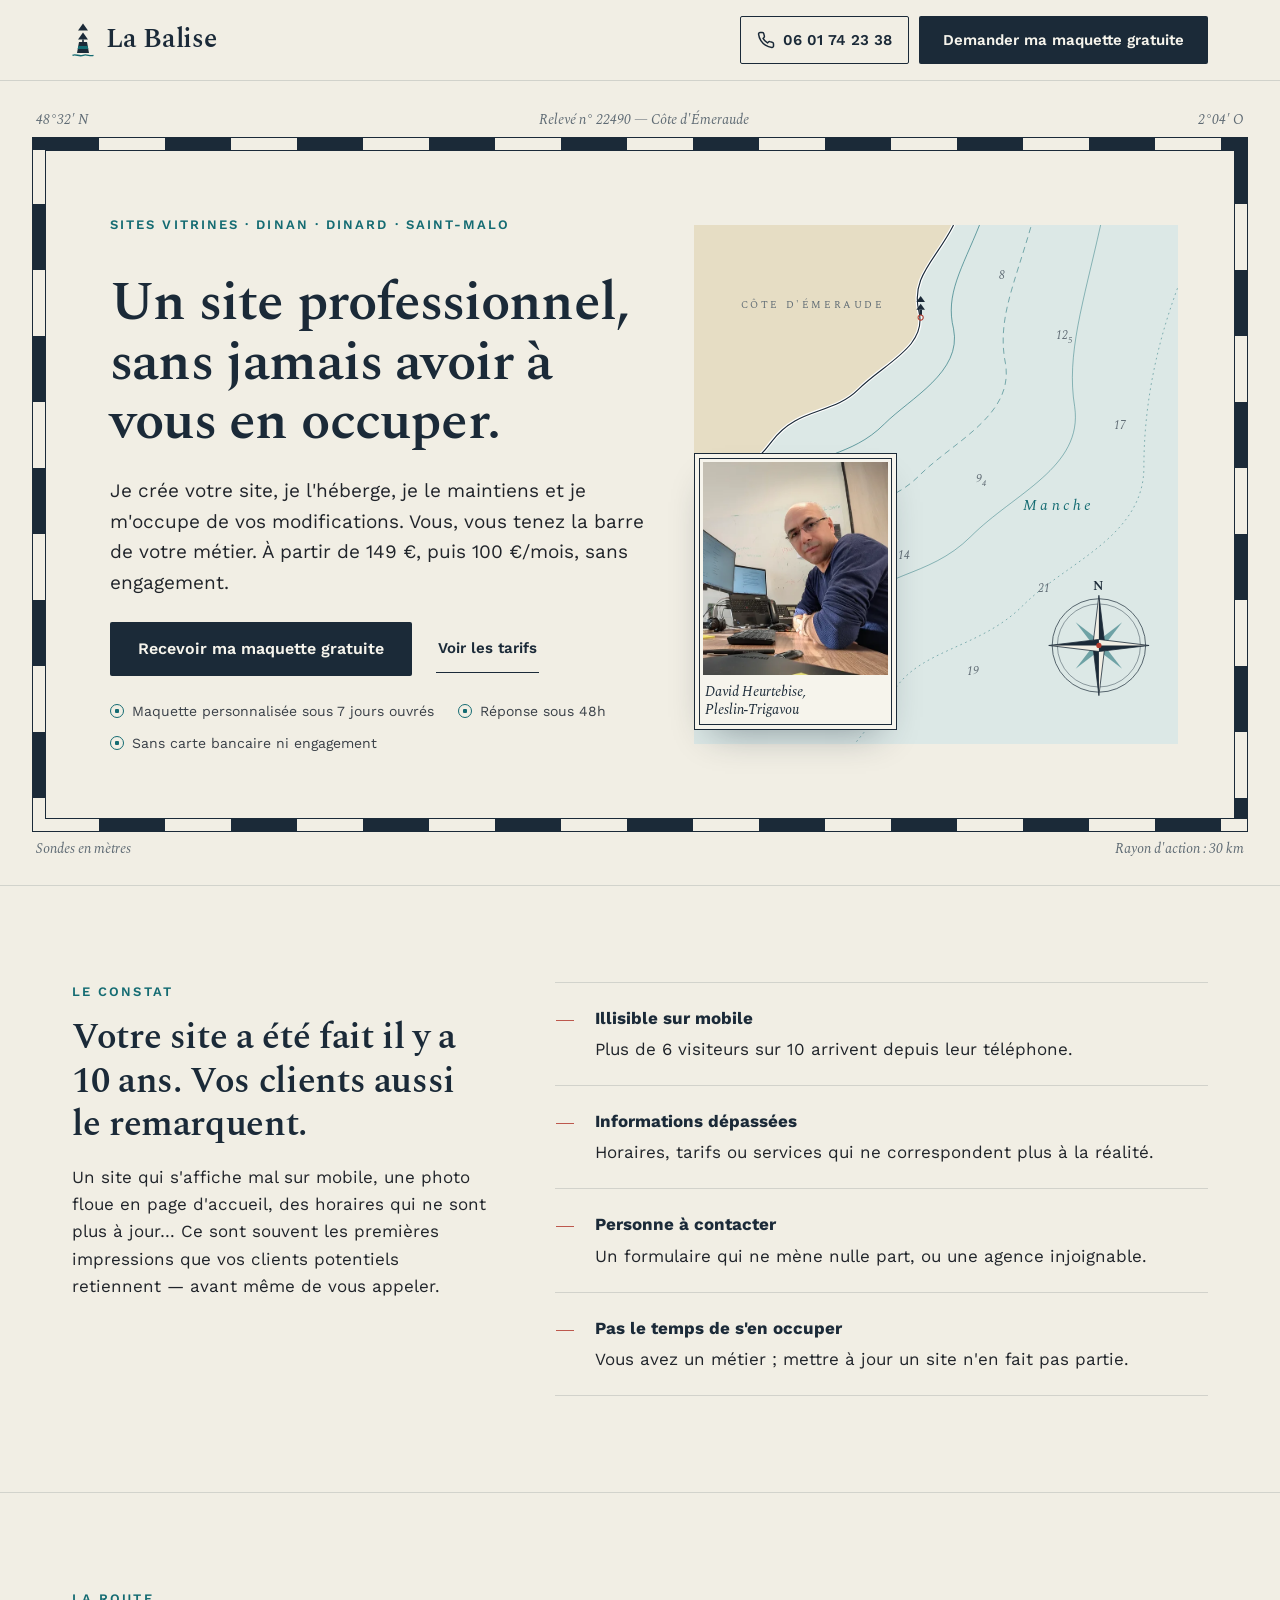
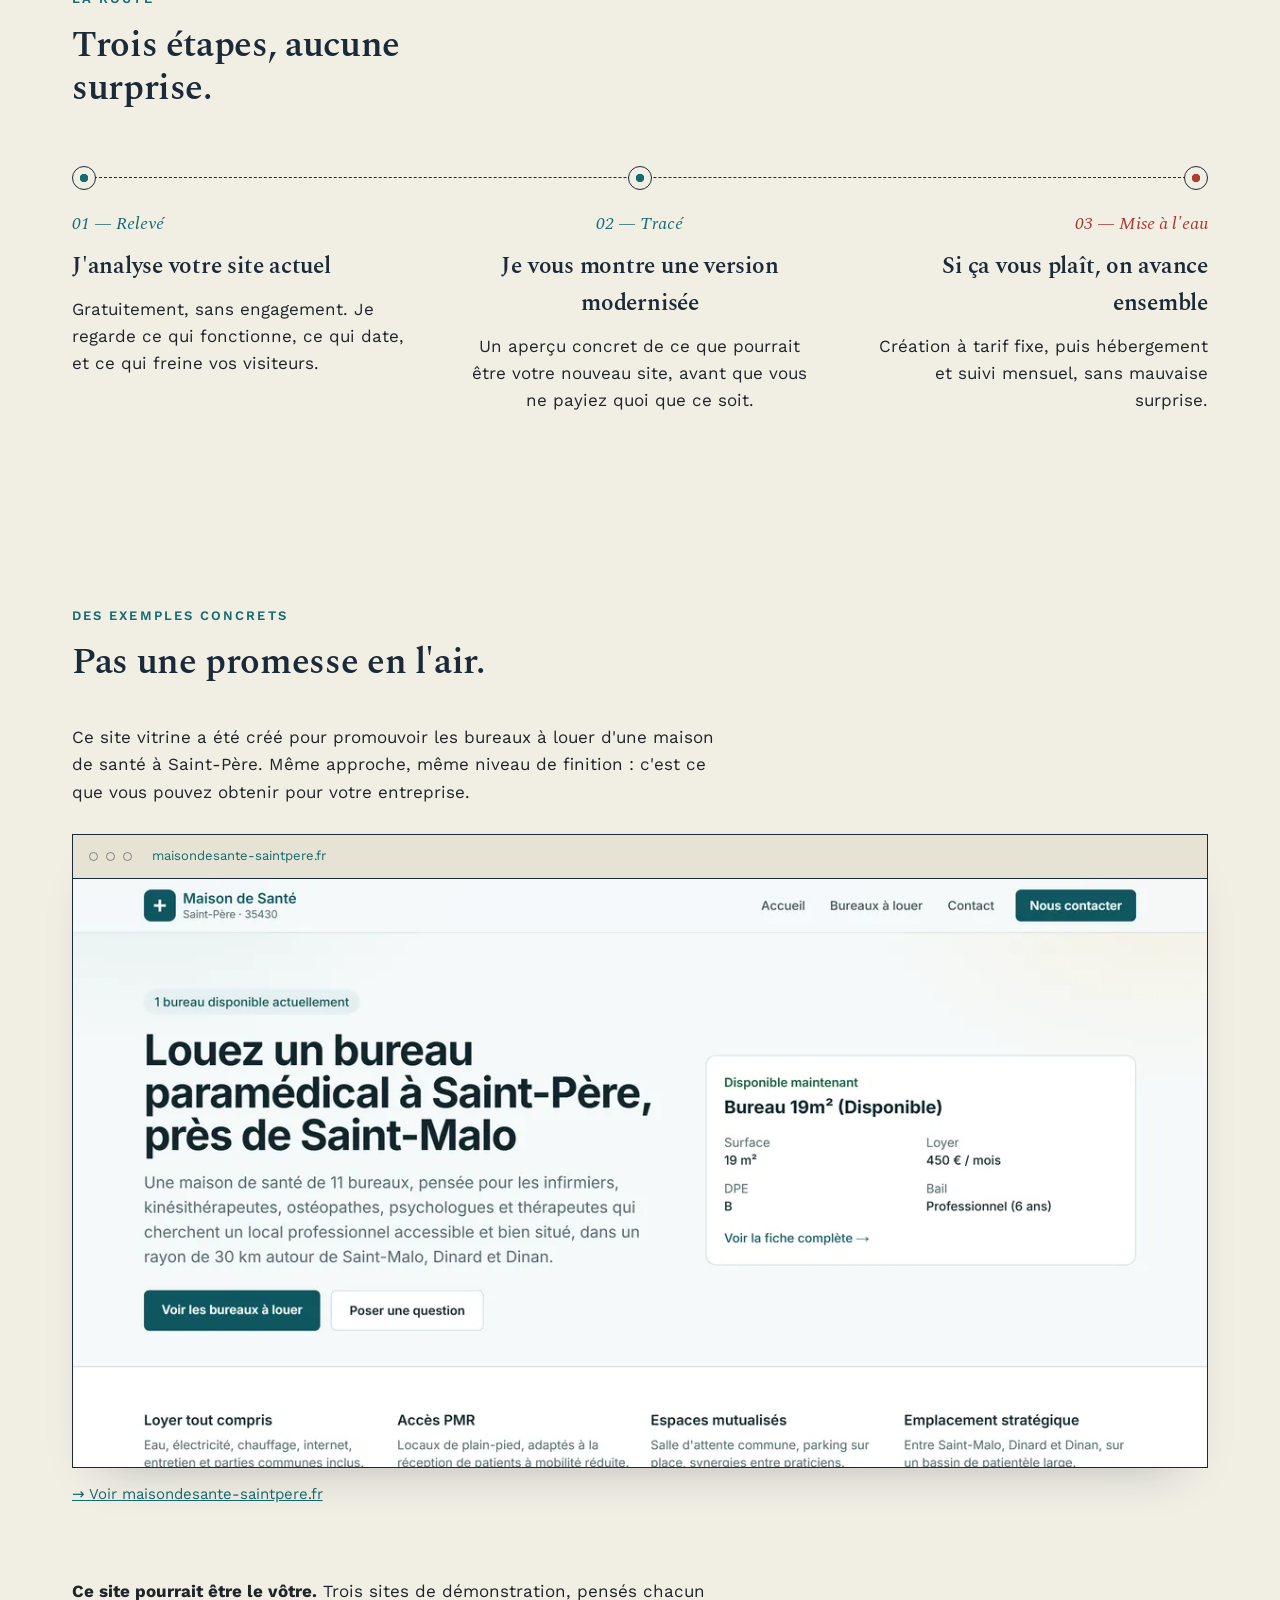
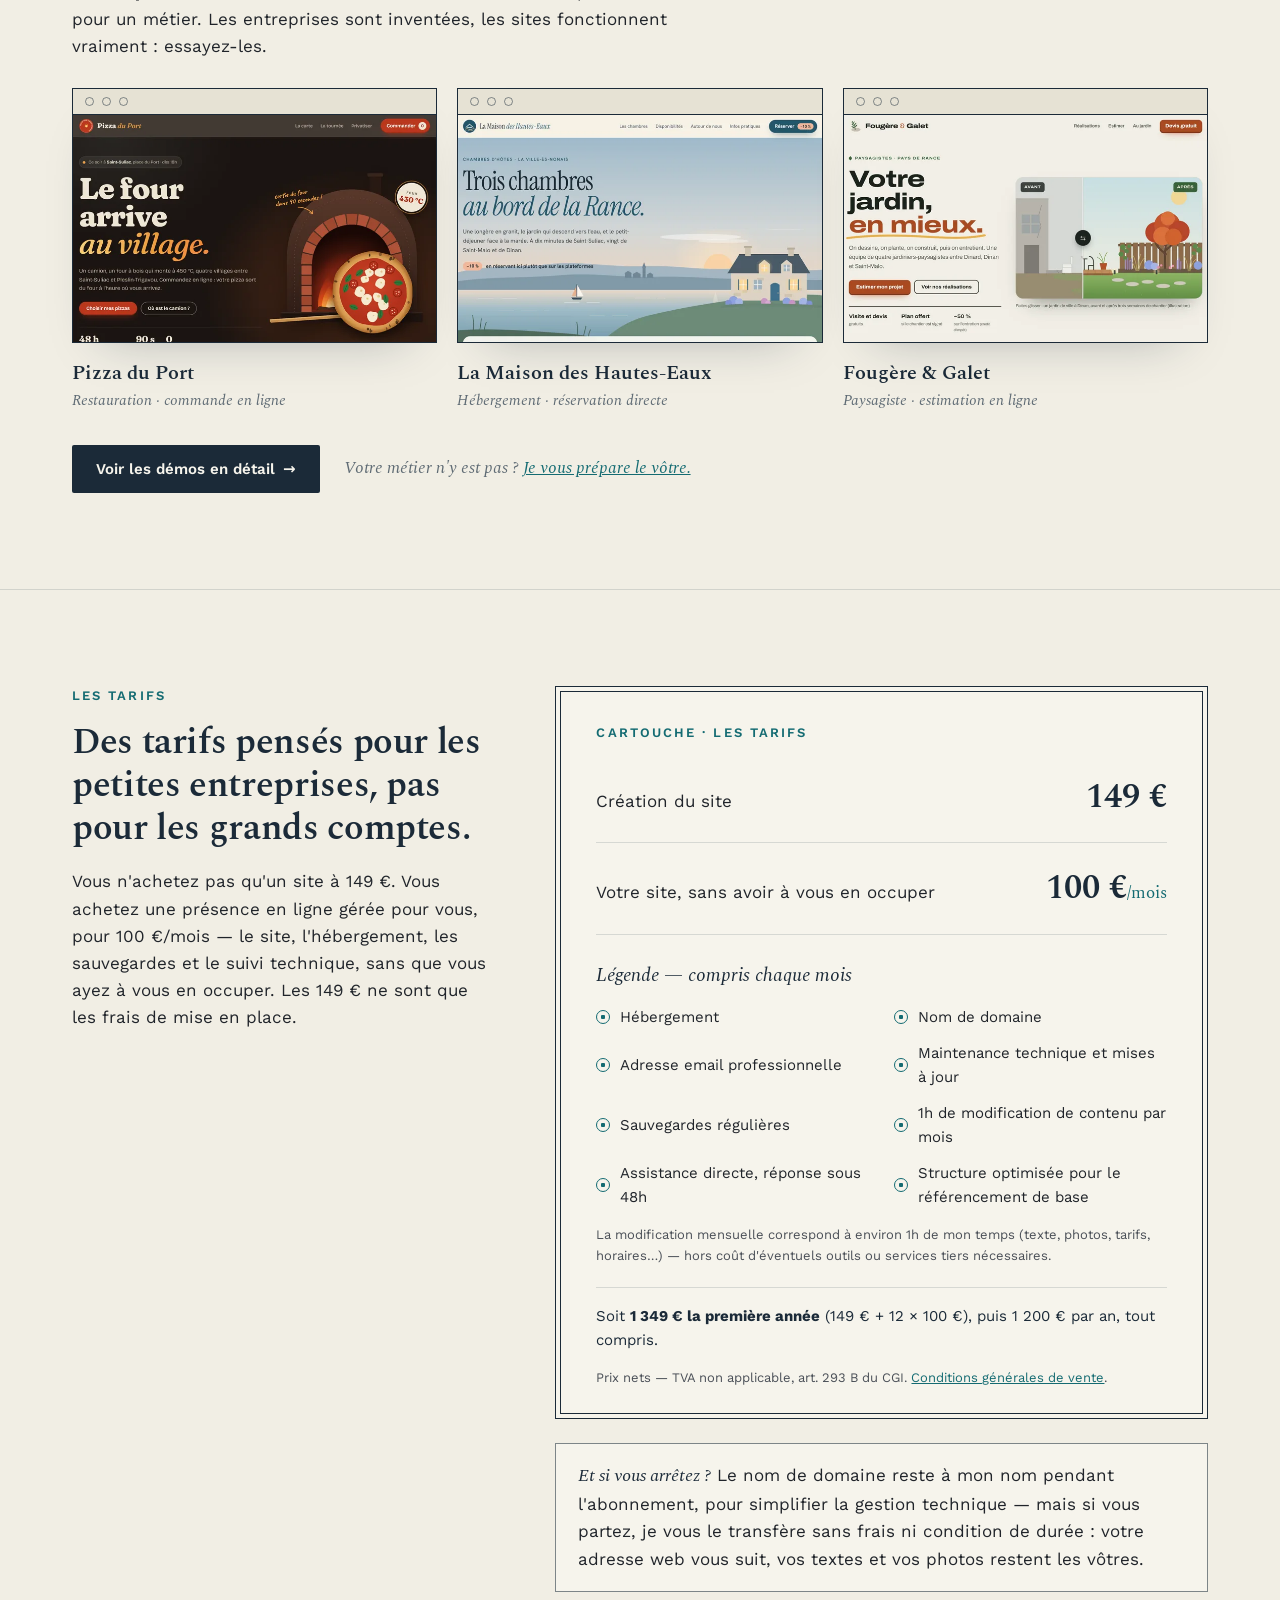
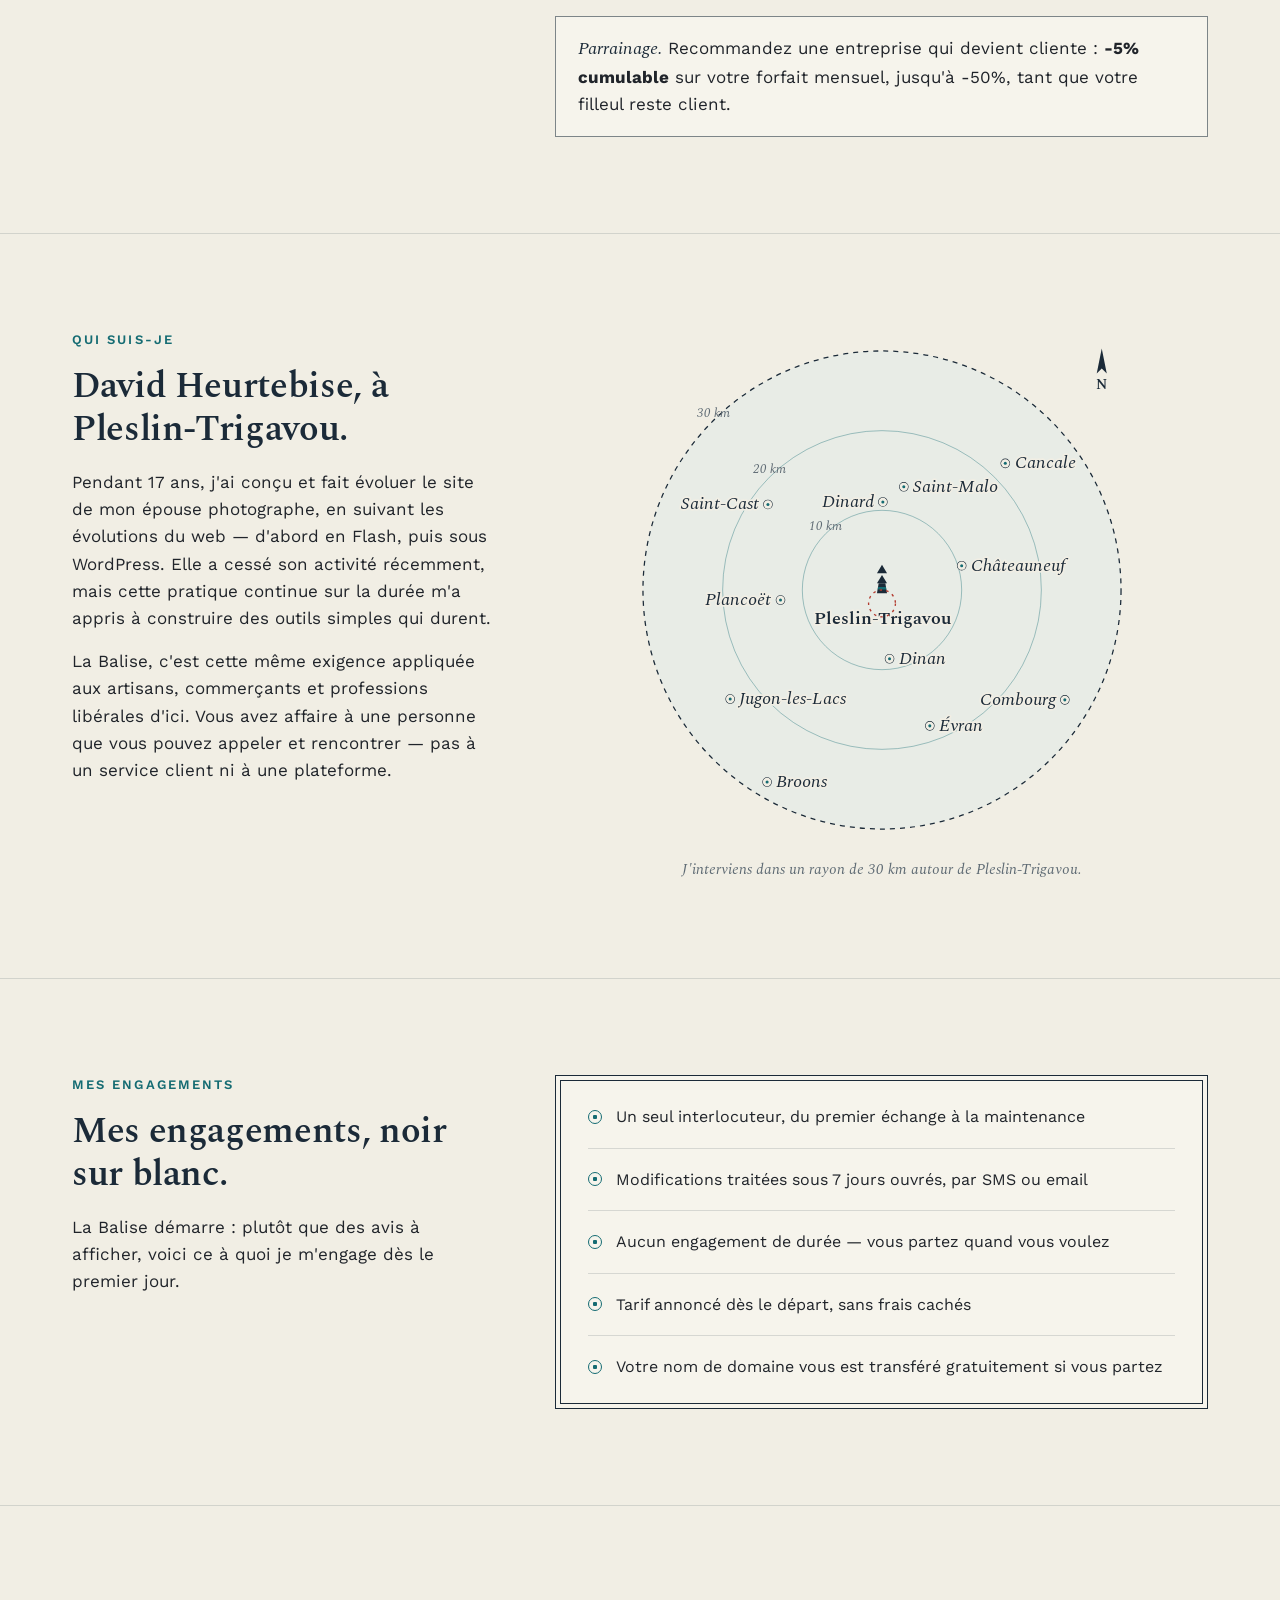
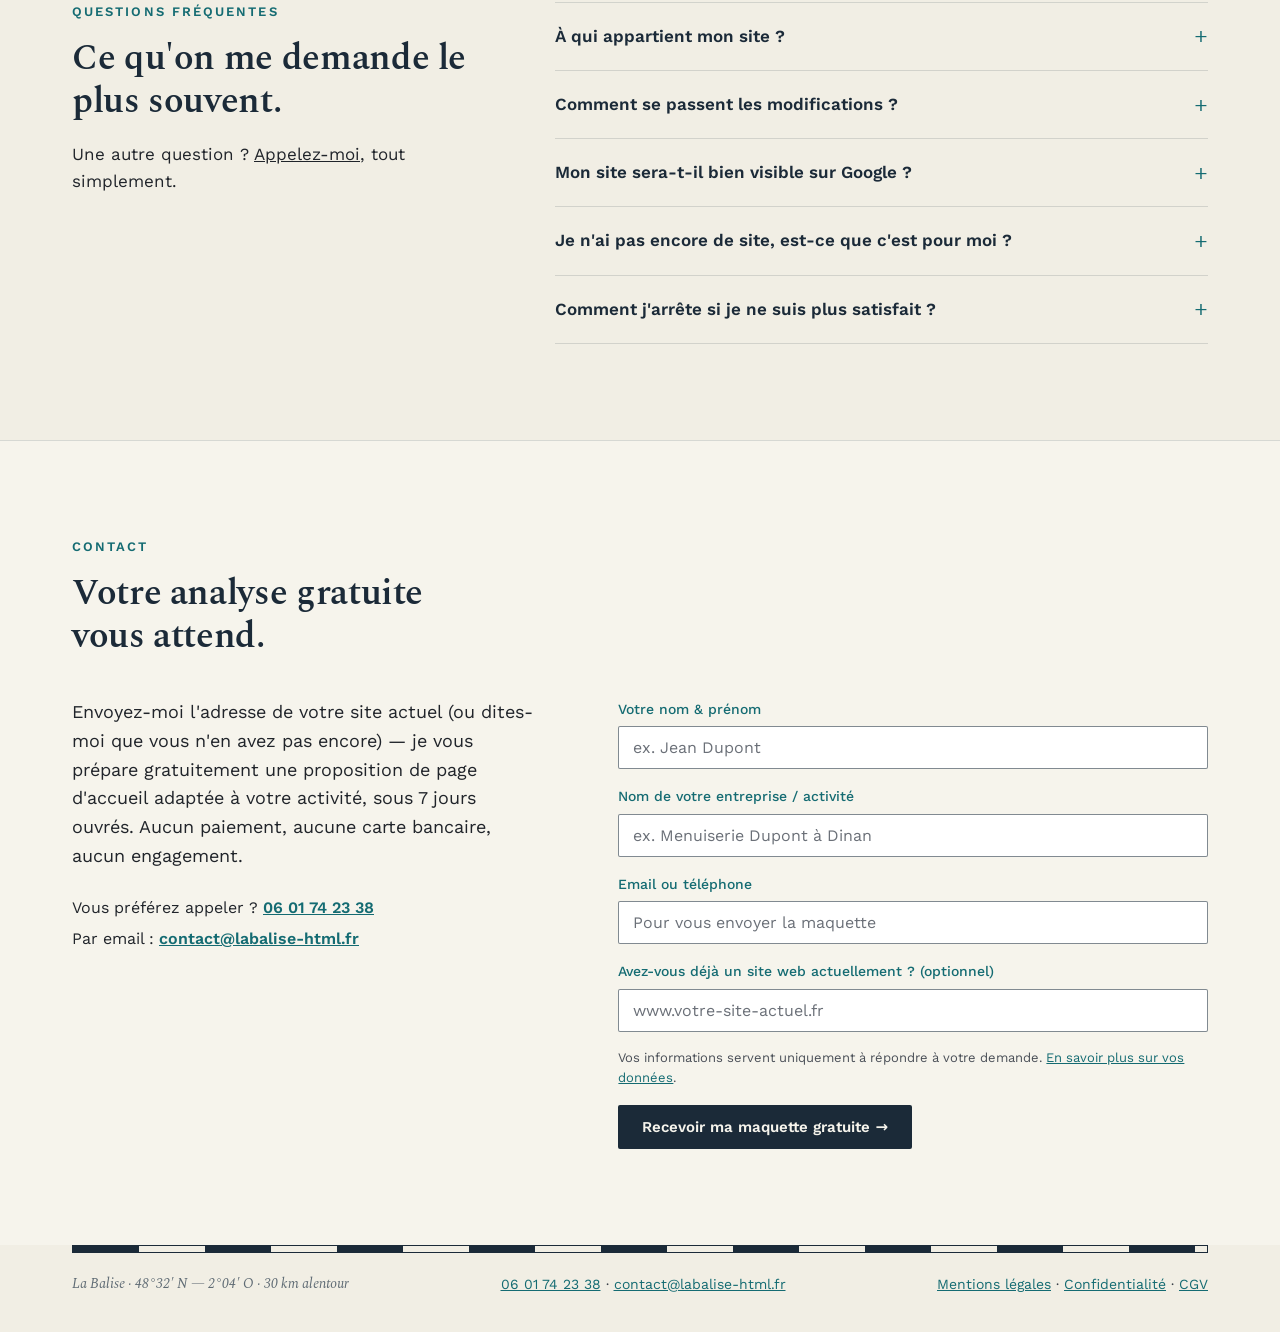
<file: index.html>
<!DOCTYPE html>
<html lang="fr">
<head>
<meta charset="UTF-8">
<meta name="viewport" content="width=device-width, initial-scale=1.0">
<title>Création de site internet à Dinan, Dinard, Saint-Malo — La Balise</title>
<meta name="description" content="Site vitrine clé en main pour artisans, commerçants et professions libérales autour de Pleslin-Trigavou (Dinan, Dinard, Saint-Malo) : 149 € de mise en place, puis 100 €/mois tout compris, sans engagement. Maquette gratuite sous 7 jours.">
<link rel="canonical" href="https://www.labalise-html.fr/">
<meta name="theme-color" content="#F1EEE4">
<meta property="og:type" content="website">
<meta property="og:locale" content="fr_FR">
<meta property="og:site_name" content="La Balise">
<meta property="og:url" content="https://www.labalise-html.fr/">
<meta property="og:title" content="La Balise — Sites vitrines pour artisans et commerçants locaux">
<meta property="og:description" content="Un site professionnel, sans jamais avoir à vous en occuper. 149 € de mise en place, puis 100 €/mois tout compris, sans engagement. Autour de Dinan, Dinard et Saint-Malo.">
<meta property="og:image" content="https://www.labalise-html.fr/img/og-carte-marine.jpg">
<meta property="og:image:width" content="1200">
<meta property="og:image:height" content="630">
<meta property="og:image:alt" content="La Balise — un site professionnel, sans jamais avoir à vous en occuper. Carte marine de la Côte d'Émeraude.">
<meta name="twitter:card" content="summary_large_image">
<meta name="twitter:title" content="La Balise — Sites vitrines pour artisans et commerçants locaux">
<meta name="twitter:description" content="Un site professionnel, sans jamais avoir à vous en occuper. 149 € de mise en place, puis 100 €/mois tout compris, sans engagement.">
<meta name="twitter:image" content="https://www.labalise-html.fr/img/og-carte-marine.jpg">
<link rel="icon" type="image/png" href="/favicon.png">
<link rel="apple-touch-icon" href="/apple-touch-icon.png">
<link rel="preload" href="/fonts/worksans-var-latin.woff2" as="font" type="font/woff2" crossorigin>
<link rel="preload" href="/fonts/spectral-600-latin.woff2" as="font" type="font/woff2" crossorigin>
<link rel="preload" href="/fonts/spectral-400italic-latin.woff2" as="font" type="font/woff2" crossorigin>
<link rel="stylesheet" href="/styles.css">
<script src="/main.js" defer></script>
<script type="application/ld+json">
{
  "@context": "https://schema.org",
  "@graph": [
    {
      "@type": "ProfessionalService",
      "@id": "https://www.labalise-html.fr/#entreprise",
      "name": "La Balise",
      "url": "https://www.labalise-html.fr/",
      "image": "https://www.labalise-html.fr/img/og-carte-marine.jpg",
      "description": "Création, hébergement et maintenance de sites vitrines pour artisans, commerçants et professions libérales, dans un rayon de 30 km autour de Pleslin-Trigavou.",
      "telephone": "+33601742338",
      "email": "contact@labalise-html.fr",
      "address": {
        "@type": "PostalAddress",
        "postalCode": "22490",
        "addressLocality": "Pleslin-Trigavou",
        "addressRegion": "Bretagne",
        "addressCountry": "FR"
      },
      "geo": { "@type": "GeoCoordinates", "latitude": 48.5333, "longitude": -2.0625 },
      "areaServed": [
        {
          "@type": "GeoCircle",
          "geoMidpoint": { "@type": "GeoCoordinates", "latitude": 48.5333, "longitude": -2.0625 },
          "geoRadius": 30000
        },
        { "@type": "City", "name": "Dinan" },
        { "@type": "City", "name": "Dinard" },
        { "@type": "City", "name": "Saint-Malo" },
        { "@type": "City", "name": "Cancale" },
        { "@type": "City", "name": "Saint-Cast-le-Guildo" },
        { "@type": "City", "name": "Plancoët" },
        { "@type": "City", "name": "Pleurtuit" },
        { "@type": "City", "name": "Combourg" }
      ],
      "founder": { "@type": "Person", "name": "David Heurtebise" },
      "priceRange": "149 € + 100 €/mois",
      "makesOffer": [
        {
          "@type": "Offer",
          "name": "Création d'un site vitrine",
          "price": "149",
          "priceCurrency": "EUR"
        },
        {
          "@type": "Offer",
          "name": "Présence en ligne gérée : hébergement, nom de domaine, email, maintenance, sauvegardes, 1 h de modifications par mois",
          "priceSpecification": {
            "@type": "UnitPriceSpecification",
            "price": "100",
            "priceCurrency": "EUR",
            "unitText": "mois"
          }
        }
      ]
    },
    {
      "@type": "FAQPage",
      "mainEntity": [
        {
          "@type": "Question",
          "name": "À qui appartient mon site ?",
          "acceptedAnswer": { "@type": "Answer", "text": "Vos textes et vos photos restent les vôtres, et votre nom de domaine aussi : il est enregistré à mon nom pendant l'abonnement pour simplifier la gestion technique, et je vous le transfère sans frais si vous arrêtez. Le site lui-même (sa conception et son code) reste ma création : il est inclus dans l'abonnement, mais n'est pas remis à la fin." }
        },
        {
          "@type": "Question",
          "name": "Comment se passent les modifications ?",
          "acceptedAnswer": { "@type": "Answer", "text": "Vous m'envoyez vos changements par SMS ou par email (horaires, tarifs, photos, textes) et je les mets en ligne sous 7 jours ouvrés, dans la limite d'environ 1 h de travail par mois, incluse dans l'abonnement." }
        },
        {
          "@type": "Question",
          "name": "Mon site sera-t-il bien visible sur Google ?",
          "acceptedAnswer": { "@type": "Answer", "text": "Votre site est construit pour être bien compris par Google : structure propre, affichage rapide, compatible mobile, informations locales. Personne ne peut honnêtement garantir la première place ; méfiez-vous de ceux qui le promettent." }
        },
        {
          "@type": "Question",
          "name": "Je n'ai pas encore de site, est-ce que c'est pour moi ?",
          "acceptedAnswer": { "@type": "Answer", "text": "Oui. Dites-le simplement dans le formulaire : je vous prépare une maquette de page d'accueil à partir de votre activité, gratuitement et sans engagement." }
        },
        {
          "@type": "Question",
          "name": "Comment j'arrête si je ne suis plus satisfait ?",
          "acceptedAnswer": { "@type": "Answer", "text": "Il n'y a aucune durée d'engagement : un email ou un SMS suffit. Je vous transfère alors votre nom de domaine, sans frais : votre adresse web vous suit." }
        }
      ]
    }
  ]
}
</script>
</head>
<body>

<a class="skip-link" href="#main">Aller au contenu</a>

<header class="site-header">
  <div class="wrap">
    <a class="wordmark" href="#top"><svg width="22" height="34" viewBox="0 0 22 34" aria-hidden="true" focusable="false"><path d="M11 .5 16 7.5H6z" fill="#1B2A38"/><path d="M11 9.5 16 16.5H6z" fill="#1B2A38"/><path d="M10.2 16.5h1.6V19h-1.6z" fill="#1B2A38"/><path d="M7 19h8l2 11H5z" fill="#1B2A38"/><path d="M6.2 23h9.6l.5 3H5.7z" fill="#146B72"/><path d="M.5 32.3c3.5-1.5 6.5 1.5 10.5 0s7 1.5 10.5 0" fill="none" stroke="#146B72" stroke-width="1.4"/></svg><span>La Balise</span></a>
    <div class="header-actions">
      <a class="btn btn-call" href="tel:+33601742338" aria-label="Appeler le 06 01 74 23 38">
        <svg width="18" height="18" viewBox="0 0 24 24" fill="none" stroke="currentColor" stroke-width="2" stroke-linecap="round" stroke-linejoin="round" aria-hidden="true" focusable="false"><path d="M22 16.9v3a2 2 0 0 1-2.2 2 19.8 19.8 0 0 1-8.6-3.1 19.5 19.5 0 0 1-6-6A19.8 19.8 0 0 1 2.1 4.2 2 2 0 0 1 4.1 2h3a2 2 0 0 1 2 1.7c.1 1 .4 1.9.7 2.8a2 2 0 0 1-.5 2.1L8 9.9a16 16 0 0 0 6 6l1.3-1.3a2 2 0 0 1 2.1-.4c.9.3 1.8.6 2.8.7a2 2 0 0 1 1.7 2z"/></svg>
        <span class="btn-call-label">06 01 74 23 38</span>
      </a>
      <a class="btn btn-primary" href="#contact"><span class="label-long">Demander ma maquette gratuite</span><span class="label-short">Ma maquette</span></a>
    </div>
  </div>
</header>

<main id="main">
  <span id="top"></span>

  <!-- HERO : la carte marine -->
  <section class="hero">
    <div class="wrap">
      <div class="chart-coords chart-note" aria-hidden="true">
        <span>48°32′ N</span>
        <span class="chart-coords-mid">Relevé n° 22490 — Côte d'Émeraude</span>
        <span>2°04′ O</span>
      </div>
      <div class="chart-frame">
        <div class="chart-inner">
          <div class="hero-copy">
            <div class="section-label">Sites vitrines · Dinan · Dinard · Saint-Malo</div>
            <h1>Un site professionnel, sans jamais avoir à vous en occuper.</h1>
            <p class="lede">Je crée votre site, je l'héberge, je le maintiens et je m'occupe de vos modifications. Vous, vous tenez la barre de votre métier. À partir de 149&nbsp;€, puis 100&nbsp;€/mois, sans engagement.</p>
            <div class="actions">
              <a class="btn btn-primary btn-lg" href="#contact">Recevoir ma maquette gratuite</a>
              <a class="btn btn-ghost" href="#tarifs">Voir les tarifs</a>
            </div>
            <ul class="check-list reassurance-list">
              <li><span class="fix" aria-hidden="true"></span> Maquette personnalisée sous 7 jours ouvrés</li>
              <li><span class="fix" aria-hidden="true"></span> Réponse sous 48h</li>
              <li><span class="fix" aria-hidden="true"></span> Sans carte bancaire ni engagement</li>
            </ul>
          </div>
          <div class="hero-chart" data-hero-chart>
            <div class="sea" data-sea>
              <svg class="sea-svg" viewBox="0 0 560 600" aria-hidden="true" focusable="false">
                <defs>
                  <clipPath id="estran-clip"><path clip-rule="evenodd" d="M-60 -60H620V660H-60ZM0 0H300C280 40 250 60 260 100C270 140 220 160 190 190C160 220 120 210 90 250C60 290 30 300 0 320Z"/></clipPath>
                </defs>
                <rect width="560" height="600" fill="#DCE8E6"/>
                <path data-land d="M0 0H300C280 40 250 60 260 100C270 140 220 160 190 190C160 220 120 210 90 250C60 290 30 300 0 320Z" fill="#E6DDC4"/>
                <g clip-path="url(#estran-clip)" fill="none">
                  <path d="M300 0C280 40 250 60 260 100C270 140 220 160 190 190C160 220 120 210 90 250C60 290 30 300 0 320" stroke="#D6CAA8" stroke-width="44"/>
                  <path d="M300 0C280 40 250 60 260 100C270 140 220 160 190 190C160 220 120 210 90 250C60 290 30 300 0 320" stroke="#CBBE98" stroke-width="18" stroke-dasharray="1 5" stroke-opacity="0.6"/>
                </g>
                <g class="tide-water">
                  <path d="M-60 -60H620V660H-60ZM-60 -60H300V0C280 40 250 60 260 100C270 140 220 160 190 190C160 220 120 210 90 250C60 290 30 300 0 320L-60 340Z" fill-rule="evenodd" fill="#DCE8E6"/>
                  <path class="foam" d="M300 0C280 40 250 60 260 100C270 140 220 160 190 190C160 220 120 210 90 250C60 290 30 300 0 320" fill="none" stroke="#FFFFFF" stroke-width="4" stroke-linecap="round"/>
                </g>
                <path d="M300 0C280 40 250 60 260 100C270 140 220 160 190 190C160 220 120 210 90 250C60 290 30 300 0 320" fill="none" stroke="#1B2A38" stroke-width="1.3"/>
              <path class="tide tide-1" d="M338 -20L330 0C310 50 290 80 300 120C310 170 250 200 220 230C180 270 140 260 110 300C80 340 40 350 0 370L-20 380" fill="none" stroke="#146B72" stroke-opacity="0.7"/>
              <path class="tide tide-2" d="M398 -20L390 0C370 70 350 110 360 160C370 220 300 250 260 290C220 330 170 320 140 370C110 410 60 420 0 440L-20 448" fill="none" stroke="#146B72" stroke-opacity="0.6" stroke-dasharray="7 5"/>
              <path class="tide tide-3" d="M478 -20L470 0C450 90 430 150 440 210C450 280 370 310 320 360C270 410 210 400 180 450C150 500 80 510 0 520L-20 526" fill="none" stroke="#146B72" stroke-opacity="0.5"/>
              <path class="tide tide-4" d="M580 30L560 70C530 150 520 220 520 280C520 360 430 390 380 440C330 490 260 490 230 540C210 575 190 590 172 620" fill="none" stroke="#146B72" stroke-opacity="0.55" stroke-dasharray="2 4"/>
                <g font-size="14" font-style="italic" fill="#5F6B74">
                <text x="352" y="62">8</text>
                <text x="418" y="132">12<tspan font-size="10" dy="4">5</tspan></text>
                <text x="486" y="236">17</text>
                <text x="326" y="298">9<tspan font-size="10" dy="4">4</tspan></text>
                <text x="236" y="386">14</text>
                <text x="398" y="424">21</text>
                <text x="316" y="520">19</text>
                <text x="120" y="468">11</text>
                <text x="60" y="560">16</text>
                </g>
                <text x="54" y="96" font-family="Work Sans, sans-serif" font-size="11" letter-spacing="3" fill="#5F6B74">CÔTE D'ÉMERAUDE</text>
                <text x="380" y="330" font-size="17" font-style="italic" letter-spacing="4" fill="#146B72">Manche</text>
                <g transform="translate(262 104)">
                  <path d="M0 -22 5 -15H-5z" fill="#1B2A38"/>
                  <path d="M0 -13 5 -6H-5z" fill="#1B2A38"/>
                  <path d="M-1.5 -6h3v6h-3z" fill="#1B2A38"/>
                  <circle cy="3" r="3" fill="none" stroke="#B23A2E" stroke-width="1.2"/>
                </g>
                <g transform="translate(468 486)">
                  <circle r="54" fill="#DCE8E6" stroke="#1B2A38" stroke-width="0.8"/>
                  <circle r="48" fill="none" stroke="#1B2A38" stroke-width="0.5"/>
                  <g transform="rotate(45)" fill="#146B72" fill-opacity="0.55">
                    <path d="M0 -38 5 0 0 38 -5 0z"/>
                    <path d="M-38 0 0 -5 38 0 0 5z"/>
                  </g>
                  <path d="M0 -58 7 0 0 58 -7 0z" fill="#F1EEE4" stroke="#1B2A38" stroke-width="0.9"/>
                  <path d="M0 -58 7 0H0z M0 58 -7 0H0z" fill="#1B2A38"/>
                  <path d="M-58 0 0 -7 58 0 0 7z" fill="#F1EEE4" stroke="#1B2A38" stroke-width="0.9"/>
                  <path d="M58 0 0 7V0z M-58 0 0 -7V0z" fill="#1B2A38"/>
                  <circle r="3" fill="#B23A2E"/>
                  <text y="-64" text-anchor="middle" font-size="15" font-weight="600" fill="#1B2A38">N</text>
                </g>
              </svg>
              <canvas class="sea-wake" data-wake></canvas>
            </div>
            <figure class="photo-cartouche cartouche">
              <img src="/img/hero-480.webp" srcset="/img/hero-480.webp 480w, /img/hero-640.webp 640w" sizes="236px" alt="David Heurtebise" width="480" height="524" fetchpriority="high">
              <figcaption class="chart-note">David Heurtebise, Pleslin‑Trigavou</figcaption>
            </figure>
          </div>
        </div>
      </div>
      <div class="chart-coords chart-coords-bottom chart-note" aria-hidden="true">
        <span>Sondes en mètres</span>
        <span>Rayon d'action : 30 km</span>
      </div>
    </div>
  </section>

  <!-- CONSTAT -->
  <section class="probleme section-bordered" id="constat">
    <div class="wrap split">
      <div class="split-head">
        <div class="section-label">Le constat</div>
        <h2 class="section-title">Votre site a été fait il y a 10 ans. Vos clients aussi le remarquent.</h2>
        <p class="section-intro">Un site qui s'affiche mal sur mobile, une photo floue en page d'accueil, des horaires qui ne sont plus à jour… Ce sont souvent les premières impressions que vos clients potentiels retiennent — avant même de vous appeler.</p>
      </div>
      <div class="probleme-list">
        <div class="probleme-item">
          <span class="mark" aria-hidden="true">—</span>
          <p><strong>Illisible sur mobile</strong>Plus de 6 visiteurs sur 10 arrivent depuis leur téléphone.</p>
        </div>
        <div class="probleme-item">
          <span class="mark" aria-hidden="true">—</span>
          <p><strong>Informations dépassées</strong>Horaires, tarifs ou services qui ne correspondent plus à la réalité.</p>
        </div>
        <div class="probleme-item">
          <span class="mark" aria-hidden="true">—</span>
          <p><strong>Personne à contacter</strong>Un formulaire qui ne mène nulle part, ou une agence injoignable.</p>
        </div>
        <div class="probleme-item">
          <span class="mark" aria-hidden="true">—</span>
          <p><strong>Pas le temps de s'en occuper</strong>Vous avez un métier ; mettre à jour un site n'en fait pas partie.</p>
        </div>
      </div>
    </div>
  </section>

  <!-- MÉTHODE : la route -->
  <section class="methode section-bordered" id="methode">
    <div class="wrap">
      <div class="section-label">La route</div>
      <h2 class="section-title">Trois étapes, aucune surprise.</h2>
      <ol class="route">
        <li class="waypoint">
          <span class="waypoint-label">01 — Relevé</span>
          <h3>J'analyse votre site actuel</h3>
          <p>Gratuitement, sans engagement. Je regarde ce qui fonctionne, ce qui date, et ce qui freine vos visiteurs.</p>
        </li>
        <li class="waypoint">
          <span class="waypoint-label">02 — Tracé</span>
          <h3>Je vous montre une version modernisée</h3>
          <p>Un aperçu concret de ce que pourrait être votre nouveau site, avant que vous ne payiez quoi que ce soit.</p>
        </li>
        <li class="waypoint">
          <span class="waypoint-label">03 — Mise à l'eau</span>
          <h3>Si ça vous plaît, on avance ensemble</h3>
          <p>Création à tarif fixe, puis hébergement et suivi mensuel, sans mauvaise surprise.</p>
        </li>
      </ol>
    </div>
  </section>

  <!-- EXEMPLES -->
  <section class="exemple" id="exemple">
    <div class="wrap">
      <div class="section-label">Des exemples concrets</div>
      <h2 class="section-title">Pas une promesse en l'air.</h2>

      <div class="exemple-block">
        <p class="section-intro">Ce site vitrine a été créé pour promouvoir les bureaux à louer d'une maison de santé à Saint-Père. Même approche, même niveau de finition : c'est ce que vous pouvez obtenir pour votre entreprise.</p>
        <div class="browser-frame">
          <div class="browser-bar" aria-hidden="true">
            <span class="dot"></span><span class="dot"></span><span class="dot"></span>
            <span class="url">maisondesante-saintpere.fr</span>
          </div>
          <a href="https://www.maisondesante-saintpere.fr/" target="_blank" rel="noopener">
            <img class="browser-shot" src="/img/maison-sante-1200.webp" srcset="/img/maison-sante-720.webp 720w, /img/maison-sante-1200.webp 1200w, /img/maison-sante-2000.webp 2000w" sizes="(max-width: 860px) calc(100vw - 42px), (max-width: 1120px) calc(100vw - 66px), 1056px" alt="Page d'accueil du site maisondesante-saintpere.fr — voir le site (nouvel onglet)" width="1200" height="623" loading="lazy" decoding="async">
          </a>
        </div>
        <p class="exemple-caption"><a href="https://www.maisondesante-saintpere.fr/" target="_blank" rel="noopener">→ Voir maisondesante-saintpere.fr</a></p>
      </div>

      <div class="exemple-block">
        <p class="section-intro"><strong>Ce site pourrait être le vôtre.</strong> Trois sites de démonstration, pensés chacun pour un métier. Les entreprises sont inventées, les sites fonctionnent vraiment&nbsp;: essayez-les.</p>
        <ul class="teaser-grid">
          <li><a class="teaser" href="/exemples/pizza-du-port" target="_blank" rel="noopener">
            <span class="browser-frame"><span class="browser-bar" aria-hidden="true"><span class="dot"></span><span class="dot"></span><span class="dot"></span></span><img class="browser-shot" src="/img/demo-pizzeria-720.webp" alt="" width="720" height="450" loading="lazy" decoding="async"></span>
            <span class="teaser-name">Pizza du Port</span><span class="chart-note">Restauration · commande en ligne</span></a></li>
          <li><a class="teaser" href="/exemples/maison-d-hotes" target="_blank" rel="noopener">
            <span class="browser-frame"><span class="browser-bar" aria-hidden="true"><span class="dot"></span><span class="dot"></span><span class="dot"></span></span><img class="browser-shot" src="/img/demo-maison-hotes-720.webp" alt="" width="720" height="450" loading="lazy" decoding="async"></span>
            <span class="teaser-name">La Maison des Hautes-Eaux</span><span class="chart-note">Hébergement · réservation directe</span></a></li>
          <li><a class="teaser" href="/exemples/paysagiste" target="_blank" rel="noopener">
            <span class="browser-frame"><span class="browser-bar" aria-hidden="true"><span class="dot"></span><span class="dot"></span><span class="dot"></span></span><img class="browser-shot" src="/img/demo-paysagiste-720.webp" alt="" width="720" height="450" loading="lazy" decoding="async"></span>
            <span class="teaser-name">Fougère &amp; Galet</span><span class="chart-note">Paysagiste · estimation en ligne</span></a></li>
        </ul>
        <div class="teaser-actions">
          <a class="btn btn-primary" href="/exemples">Voir les démos en détail <span aria-hidden="true">→</span></a>
          <span class="chart-note">Votre métier n'y est pas&nbsp;? <a class="teaser-link" href="#contact">Je vous prépare le vôtre.</a></span>
        </div>
      </div>
    </div>
  </section>

  <!-- TARIFS : cartouche et légende -->
  <section class="tarifs" id="tarifs">
    <div class="wrap split">
      <div class="split-head">
        <div class="section-label">Les tarifs</div>
        <h2 class="section-title">Des tarifs pensés pour les petites entreprises, pas pour les grands comptes.</h2>
        <p class="section-intro">Vous n'achetez pas qu'un site à 149&nbsp;€. Vous achetez une présence en ligne gérée pour vous, pour 100&nbsp;€/mois — le site, l'hébergement, les sauvegardes et le suivi technique, sans que vous ayez à vous en occuper. Les 149&nbsp;€ ne sont que les frais de mise en place.</p>
      </div>
      <div>
        <div class="price-block cartouche">
          <div class="section-label price-kicker">Cartouche · Les tarifs</div>
          <div class="price-row">
            <span class="price-label">Création du site</span>
            <span class="price-value">149&nbsp;€</span>
          </div>
          <div class="price-row">
            <span class="price-label">Votre site, sans avoir à vous en occuper</span>
            <span class="price-value">100&nbsp;€<span class="price-unit">/mois</span></span>
          </div>
          <div class="legend">
            <p class="legend-title chart-note">Légende — compris chaque mois</p>
            <ul class="check-list inclus-list">
              <li><span class="fix" aria-hidden="true"></span> Hébergement</li>
              <li><span class="fix" aria-hidden="true"></span> Nom de domaine</li>
              <li><span class="fix" aria-hidden="true"></span> Adresse email professionnelle</li>
              <li><span class="fix" aria-hidden="true"></span> Maintenance technique et mises à jour</li>
              <li><span class="fix" aria-hidden="true"></span> Sauvegardes régulières</li>
              <li><span class="fix" aria-hidden="true"></span> 1h de modification de contenu par mois</li>
              <li><span class="fix" aria-hidden="true"></span> Assistance directe, réponse sous 48h</li>
              <li><span class="fix" aria-hidden="true"></span> Structure optimisée pour le référencement de base</li>
            </ul>
          </div>
          <p class="price-footnote">La modification mensuelle correspond à environ 1h de mon temps (texte, photos, tarifs, horaires…) — hors coût d'éventuels outils ou services tiers nécessaires.</p>
          <p class="price-total">Soit <strong>1&nbsp;349&nbsp;€ la première année</strong> (149&nbsp;€ + 12&nbsp;×&nbsp;100&nbsp;€), puis 1&nbsp;200&nbsp;€ par an, tout compris.</p>
          <p class="price-footnote">Prix nets — TVA non applicable, art. 293 B du CGI. <a href="/cgv">Conditions générales de vente</a>.</p>
        </div>

        <div class="note">
          <p><span class="note-title">Et si vous arrêtez ?</span> Le nom de domaine reste à mon nom pendant l'abonnement, pour simplifier la gestion technique — mais si vous partez, je vous le transfère sans frais ni condition de durée : votre adresse web vous suit, vos textes et vos photos restent les vôtres.</p>
        </div>

        <div class="note">
          <p><span class="note-title">Parrainage.</span> Recommandez une entreprise qui devient cliente : <strong>-5% cumulable</strong> sur votre forfait mensuel, jusqu'à -50%, tant que votre filleul reste client.</p>
        </div>
      </div>
    </div>
  </section>

  <!-- QUI SUIS-JE -->
  <section class="quisuisje section-bordered" id="quisuisje">
    <div class="wrap split">
      <div>
        <div class="section-label">Qui suis-je</div>
        <h2 class="section-title">David Heurtebise, à Pleslin-Trigavou.</h2>
        <div class="prose section-intro">
          <p>Pendant 17 ans, j'ai conçu et fait évoluer le site de mon épouse photographe, en suivant les évolutions du web — d'abord en Flash, puis sous WordPress. Elle a cessé son activité récemment, mais cette pratique continue sur la durée m'a appris à construire des outils simples qui durent.</p>
          <p>La Balise, c'est cette même exigence appliquée aux artisans, commerçants et professions libérales d'ici. Vous avez affaire à une personne que vous pouvez appeler et rencontrer — pas à un service client ni à une plateforme.</p>
        </div>
      </div>
      <figure class="zone">
        <svg class="zone-map" viewBox="-310 -310 620 620" role="img" aria-labelledby="zone-title zone-desc">
          <title id="zone-title">Zone d'intervention de La Balise</title>
          <desc id="zone-desc">Carte schématique : un rayon de 30 km autour de Pleslin-Trigavou, qui englobe notamment Saint-Malo, Dinard, Dinan, Cancale, Saint-Cast, Plancoët, Combourg et Jugon-les-Lacs.</desc>
          <circle r="285" fill="#DCE8E6" fill-opacity="0.45" stroke="#1B2A38" stroke-width="1.5" stroke-dasharray="6 6"/>
          <circle r="95" fill="none" stroke="#146B72" stroke-opacity="0.45" stroke-width="1"/>
          <circle r="190" fill="none" stroke="#146B72" stroke-opacity="0.45" stroke-width="1"/>
          <text x="-67" y="-67" dy="-5" font-size="16" font-style="italic" fill="#5F6B74" text-anchor="middle">10 km</text>
          <text x="-134" y="-134" dy="-5" font-size="16" font-style="italic" fill="#5F6B74" text-anchor="middle">20 km</text>
          <text x="-201" y="-201" dy="-5" font-size="16" font-style="italic" fill="#5F6B74" text-anchor="middle">30 km</text>
          <g transform="translate(262 -262)"><path d="M0 -26 6 4 0 -2 -6 4z" fill="#1B2A38"/><text y="22" text-anchor="middle" font-size="17" font-weight="600" fill="#1B2A38">N</text></g>
          <g font-size="21" font-style="italic" fill="#1B2A38" stroke="#F1EEE4" stroke-width="4" stroke-linejoin="round" paint-order="stroke">
            <circle cx="26" cy="-123" r="5" fill="#F1EEE4" stroke="#1B2A38" stroke-width="1.4"/>
            <circle cx="26" cy="-123" r="1.8" fill="#146B72" stroke="none"/>
            <text x="37" y="-117">Saint-Malo</text>
            <circle cx="1" cy="-105" r="5" fill="#F1EEE4" stroke="#1B2A38" stroke-width="1.4"/>
            <circle cx="1" cy="-105" r="1.8" fill="#146B72" stroke="none"/>
            <text x="-10" y="-99" text-anchor="end">Dinard</text>
            <circle cx="147" cy="-151" r="5" fill="#F1EEE4" stroke="#1B2A38" stroke-width="1.4"/>
            <circle cx="147" cy="-151" r="1.8" fill="#146B72" stroke="none"/>
            <text x="158" y="-145">Cancale</text>
            <circle cx="-136" cy="-102" r="5" fill="#F1EEE4" stroke="#1B2A38" stroke-width="1.4"/>
            <circle cx="-136" cy="-102" r="1.8" fill="#146B72" stroke="none"/>
            <text x="-147" y="-96" text-anchor="end">Saint-Cast</text>
            <circle cx="-121" cy="12" r="5" fill="#F1EEE4" stroke="#1B2A38" stroke-width="1.4"/>
            <circle cx="-121" cy="12" r="1.8" fill="#146B72" stroke="none"/>
            <text x="-132" y="18" text-anchor="end">Plancoët</text>
            <circle cx="9" cy="82" r="5" fill="#F1EEE4" stroke="#1B2A38" stroke-width="1.4"/>
            <circle cx="9" cy="82" r="1.8" fill="#146B72" stroke="none"/>
            <text x="20" y="88">Dinan</text>
            <circle cx="95" cy="-29" r="5" fill="#F1EEE4" stroke="#1B2A38" stroke-width="1.4"/>
            <circle cx="95" cy="-29" r="1.8" fill="#146B72" stroke="none"/>
            <text x="106" y="-23">Châteauneuf</text>
            <circle cx="218" cy="131" r="5" fill="#F1EEE4" stroke="#1B2A38" stroke-width="1.4"/>
            <circle cx="218" cy="131" r="1.8" fill="#146B72" stroke="none"/>
            <text x="207" y="137" text-anchor="end">Combourg</text>
            <circle cx="-181" cy="130" r="5" fill="#F1EEE4" stroke="#1B2A38" stroke-width="1.4"/>
            <circle cx="-181" cy="130" r="1.8" fill="#146B72" stroke="none"/>
            <text x="-170" y="136">Jugon-les-Lacs</text>
            <circle cx="57" cy="162" r="5" fill="#F1EEE4" stroke="#1B2A38" stroke-width="1.4"/>
            <circle cx="57" cy="162" r="1.8" fill="#146B72" stroke="none"/>
            <text x="68" y="168">Évran</text>
            <circle cx="-137" cy="229" r="5" fill="#F1EEE4" stroke="#1B2A38" stroke-width="1.4"/>
            <circle cx="-137" cy="229" r="1.8" fill="#146B72" stroke="none"/>
            <text x="-126" y="235">Broons</text>
            <text x="0" y="40" text-anchor="middle" font-style="normal" font-weight="600" font-size="22">Pleslin-Trigavou</text>
          </g>
          <g transform="translate(0 -6)"><path d="M0 -24 6 -14H-6z M0 -12 6 -2H-6z" fill="#1B2A38"/><path d="M-4 -2h8l2 12H-6z" fill="#1B2A38"/><path d="M-4.6 2.5h9.2l.5 3H-5.1z" fill="#146B72"/></g>
          <circle cy="16" r="16" fill="none" stroke="#B23A2E" stroke-width="1.6" stroke-dasharray="3 5"/>
        </svg>
        <figcaption class="zone-caption chart-note">J'interviens dans un rayon de 30 km autour de Pleslin-Trigavou.</figcaption>
      </figure>
    </div>
  </section>

  <!-- ENGAGEMENTS -->
  <section class="engagements" id="engagements">
    <div class="wrap split">
      <div class="split-head">
        <div class="section-label">Mes engagements</div>
        <h2 class="section-title">Mes engagements, noir sur blanc.</h2>
        <p class="section-intro">La Balise démarre : plutôt que des avis à afficher, voici ce à quoi je m'engage dès le premier jour.</p>
      </div>
      <ul class="check-list engagements-list cartouche">
        <li><span class="fix" aria-hidden="true"></span> Un seul interlocuteur, du premier échange à la maintenance</li>
        <li><span class="fix" aria-hidden="true"></span> Modifications traitées sous 7 jours ouvrés, par SMS ou email</li>
        <li><span class="fix" aria-hidden="true"></span> Aucun engagement de durée — vous partez quand vous voulez</li>
        <li><span class="fix" aria-hidden="true"></span> Tarif annoncé dès le départ, sans frais cachés</li>
        <li><span class="fix" aria-hidden="true"></span> Votre nom de domaine vous est transféré gratuitement si vous partez</li>
      </ul>
    </div>
  </section>

  <!-- FAQ -->
  <section class="faq section-bordered" id="faq">
    <div class="wrap split">
      <div class="split-head">
        <div class="section-label">Questions fréquentes</div>
        <h2 class="section-title">Ce qu'on me demande le plus souvent.</h2>
        <p class="section-intro">Une autre question ? <a href="tel:+33601742338">Appelez-moi</a>, tout simplement.</p>
      </div>
      <div class="faq-list">
        <details>
          <summary>À qui appartient mon site ?</summary>
          <p>Vos textes et vos photos restent les vôtres, et votre nom de domaine aussi : il est enregistré à mon nom pendant l'abonnement pour simplifier la gestion technique, et je vous le transfère sans frais si vous arrêtez. Le site lui-même (sa conception et son code) reste ma création : il est inclus dans l'abonnement, mais n'est pas remis à la fin.</p>
        </details>
        <details>
          <summary>Comment se passent les modifications ?</summary>
          <p>Vous m'envoyez vos changements par SMS ou par email (horaires, tarifs, photos, textes) et je les mets en ligne sous 7 jours ouvrés, dans la limite d'environ 1h de travail par mois, incluse dans l'abonnement.</p>
        </details>
        <details>
          <summary>Mon site sera-t-il bien visible sur Google ?</summary>
          <p>Votre site est construit pour être bien compris par Google : structure propre, affichage rapide, compatible mobile, informations locales. Personne ne peut honnêtement garantir la première place ; méfiez-vous de ceux qui le promettent.</p>
        </details>
        <details>
          <summary>Je n'ai pas encore de site, est-ce que c'est pour moi ?</summary>
          <p>Oui. Dites-le simplement dans le formulaire : je vous prépare une maquette de page d'accueil à partir de votre activité, gratuitement et sans engagement.</p>
        </details>
        <details>
          <summary>Comment j'arrête si je ne suis plus satisfait ?</summary>
          <p>Il n'y a aucune durée d'engagement : un email ou un SMS suffit. Je vous transfère alors votre nom de domaine, sans frais : votre adresse web vous suit.</p>
        </details>
      </div>
    </div>
  </section>

  <!-- CONTACT -->
  <section class="contact" id="contact">
    <div class="wrap">
      <div class="section-label">Contact</div>
      <h2 class="section-title">Votre analyse gratuite vous attend.</h2>
      <div class="contact-grid">
        <div>
          <p class="lede">Envoyez-moi l'adresse de votre site actuel (ou dites-moi que vous n'en avez pas encore) — je vous prépare gratuitement une proposition de page d'accueil adaptée à votre activité, sous 7 jours ouvrés. Aucun paiement, aucune carte bancaire, aucun engagement.</p>
          <ul class="direct-contact">
            <li>Vous préférez appeler ? <a href="tel:+33601742338">06 01 74 23 38</a></li>
            <li>Par email : <a href="mailto:contact@labalise-html.fr">contact@labalise-html.fr</a></li>
          </ul>
        </div>
        <form id="contact-form">
          <input type="hidden" name="access_key" value="8cc627ec-284a-415f-9381-a3b78fbc1eec">
          <input type="hidden" name="subject" value="Nouvelle demande de maquette — La Balise">
          <input type="checkbox" name="botcheck" class="hp" tabindex="-1" autocomplete="off" aria-hidden="true">
          <div class="field">
            <label for="nom">Votre nom &amp; prénom</label>
            <input id="nom" type="text" name="nom" required autocomplete="name" placeholder="ex. Jean Dupont">
          </div>
          <div class="field">
            <label for="entreprise">Nom de votre entreprise / activité</label>
            <input id="entreprise" type="text" name="entreprise" required autocomplete="organization" placeholder="ex. Menuiserie Dupont à Dinan">
          </div>
          <div class="field">
            <label for="contact-info">Email ou téléphone</label>
            <input id="contact-info" type="text" name="contact-info" required autocomplete="email" placeholder="Pour vous envoyer la maquette">
          </div>
          <div class="field">
            <label for="site">Avez-vous déjà un site web actuellement ? (optionnel)</label>
            <input id="site" type="text" inputmode="url" name="site" autocomplete="url" autocapitalize="off" spellcheck="false" placeholder="www.votre-site-actuel.fr">
          </div>
          <div class="submit-row">
            <p class="form-legal">Vos informations servent uniquement à répondre à votre demande. <a href="/politique-confidentialite">En savoir plus sur vos données</a>.</p>
            <button class="btn btn-primary" type="submit">Recevoir ma maquette gratuite →</button>
            <p class="form-status" id="form-status" role="status" aria-live="polite"></p>
          </div>
        </form>
      </div>
    </div>
  </section>

</main>

<footer class="site-footer">
  <div class="wrap">
    <div class="graduated" aria-hidden="true"></div>
    <div class="footer-row">
      <span class="chart-note">La Balise · 48°32′ N — 2°04′ O · 30 km alentour</span>
      <span><a href="tel:+33601742338">06 01 74 23 38</a> · <a href="mailto:contact@labalise-html.fr">contact@labalise-html.fr</a></span>
      <span><a href="/mentions-legales">Mentions légales</a> · <a href="/politique-confidentialite">Confidentialité</a> · <a href="/cgv">CGV</a></span>
    </div>
  </div>
</footer>

</body>
</html>
</file>
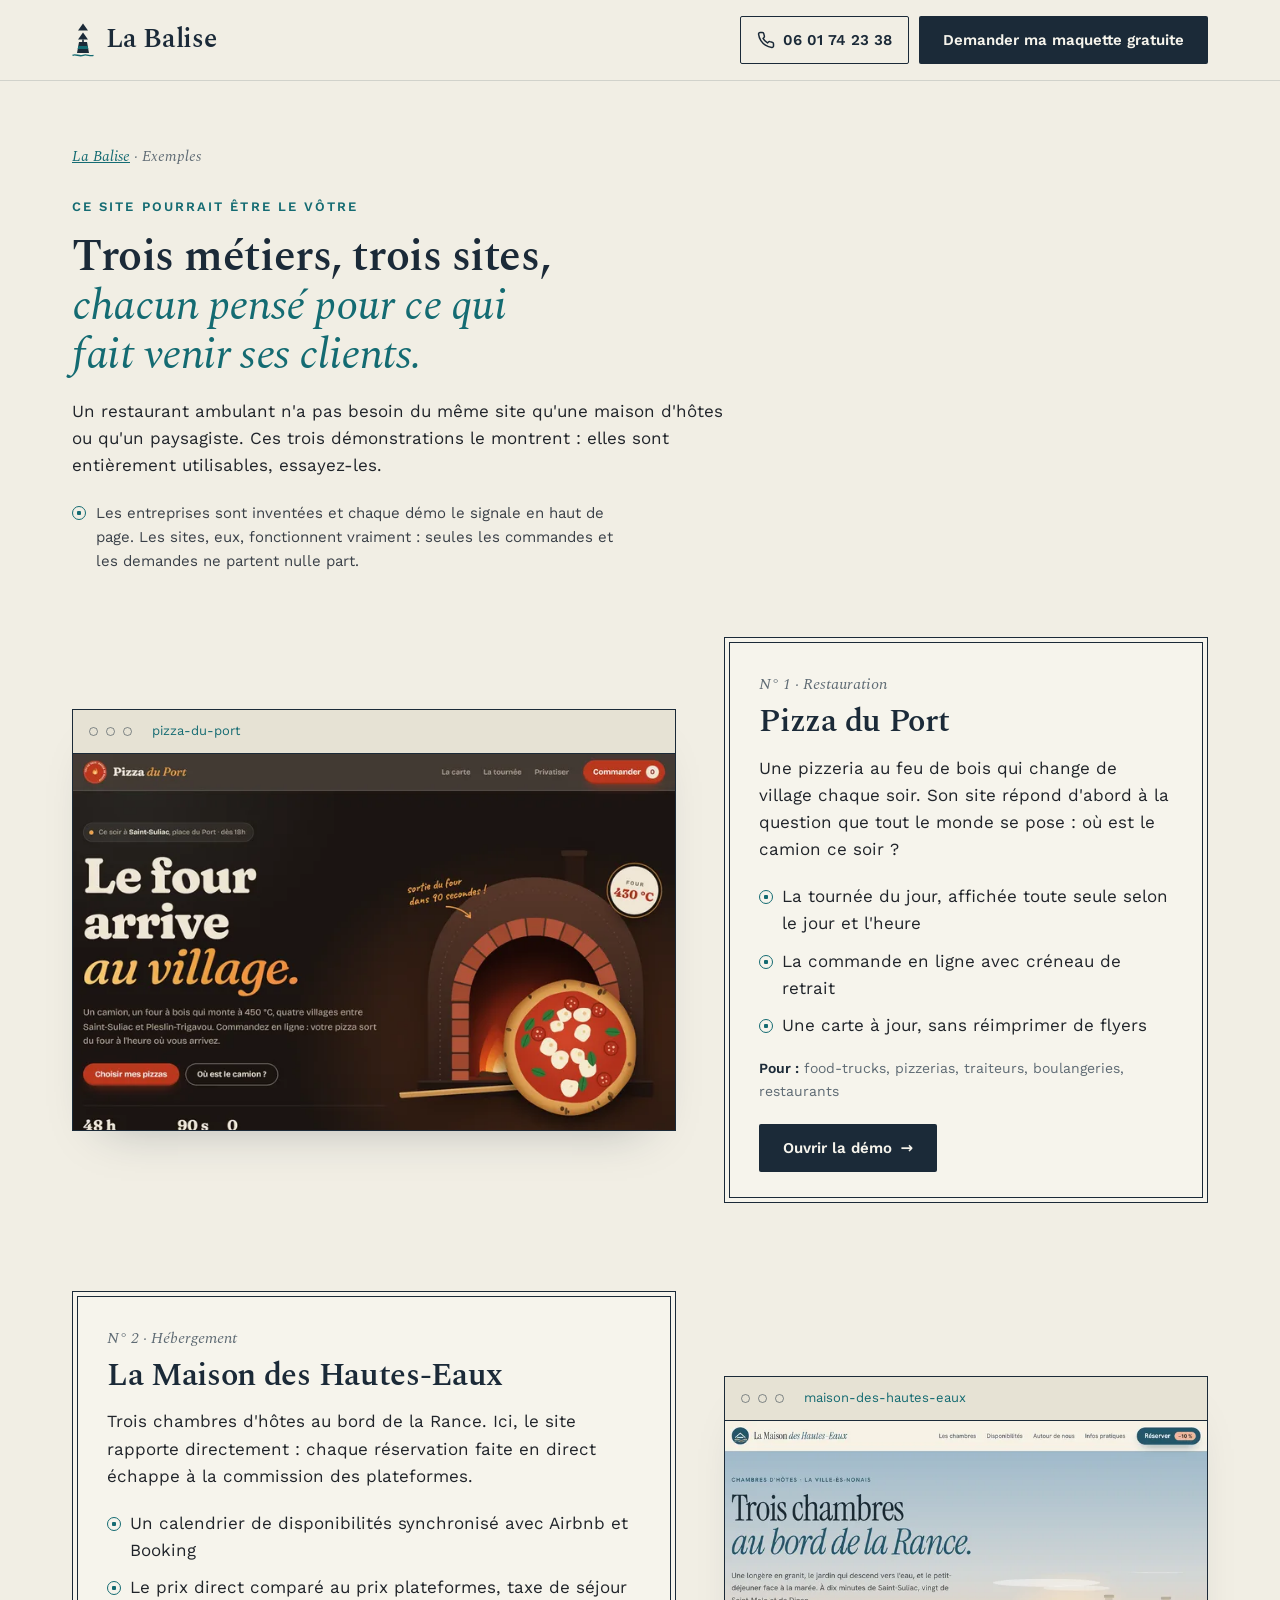
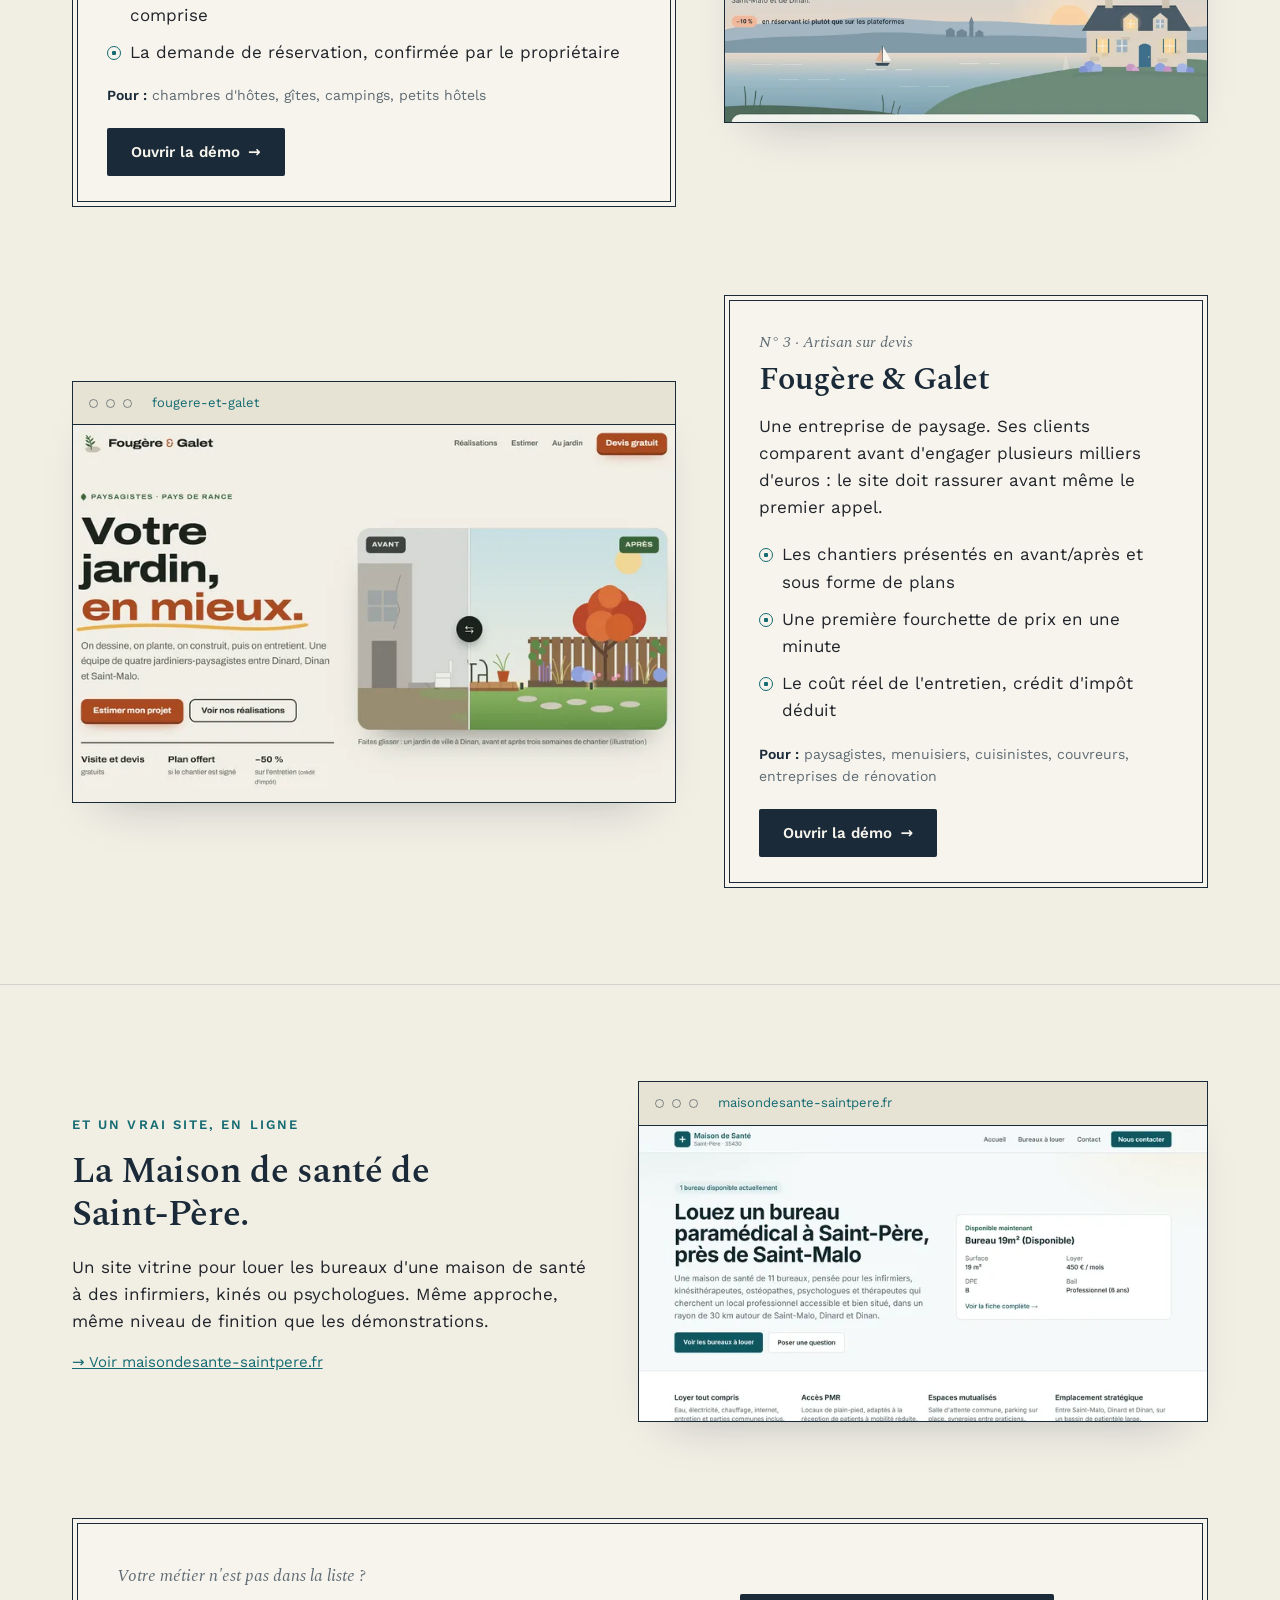
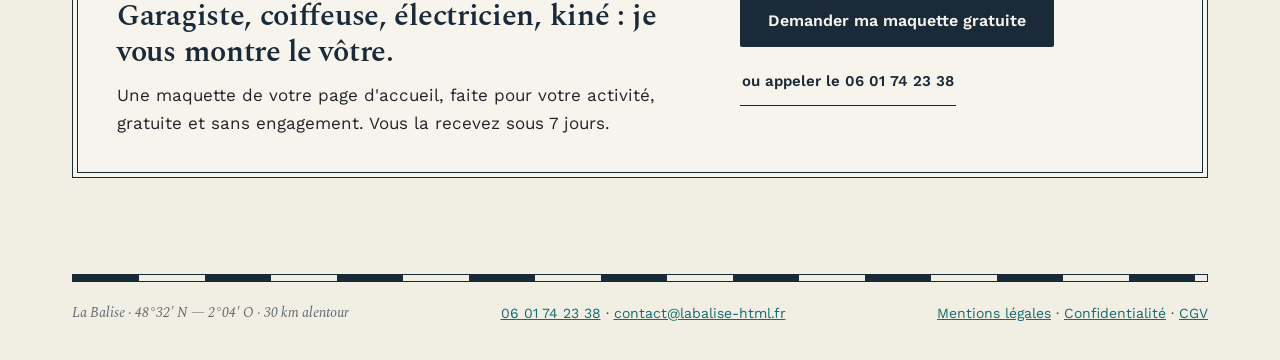
<file: exemples/index.html>
<!DOCTYPE html>
<html lang="fr">
<head>
<meta charset="UTF-8">
<meta name="viewport" content="width=device-width, initial-scale=1.0">
<title>Ce site pourrait être le vôtre — exemples de sites vitrines — La Balise</title>
<meta name="description" content="Trois sites de démonstration conçus pour des métiers précis : une pizzeria itinérante, une maison d'hôtes et un paysagiste. Essayez-les, puis demandez la maquette du vôtre.">
<link rel="canonical" href="https://www.labalise-html.fr/exemples">
<meta name="theme-color" content="#F1EEE4">
<meta property="og:type" content="website">
<meta property="og:locale" content="fr_FR">
<meta property="og:site_name" content="La Balise">
<meta property="og:url" content="https://www.labalise-html.fr/exemples">
<meta property="og:title" content="Ce site pourrait être le vôtre — La Balise">
<meta property="og:description" content="Trois sites de démonstration conçus pour des métiers précis. Essayez-les, puis demandez la maquette du vôtre.">
<meta property="og:image" content="https://www.labalise-html.fr/img/og-carte-marine.jpg">
<link rel="icon" type="image/png" href="/favicon.png">
<link rel="apple-touch-icon" href="/apple-touch-icon.png">
<link rel="preload" href="/fonts/worksans-var-latin.woff2" as="font" type="font/woff2" crossorigin>
<link rel="preload" href="/fonts/spectral-600-latin.woff2" as="font" type="font/woff2" crossorigin>
<link rel="stylesheet" href="/styles.css">
</head>
<body>
<a class="skip-link" href="#main">Aller au contenu</a>

<header class="site-header">
  <div class="wrap">
    <a class="wordmark" href="/"><svg width="22" height="34" viewBox="0 0 22 34" aria-hidden="true" focusable="false"><path d="M11 .5 16 7.5H6z" fill="#1B2A38"/><path d="M11 9.5 16 16.5H6z" fill="#1B2A38"/><path d="M10.2 16.5h1.6V19h-1.6z" fill="#1B2A38"/><path d="M7 19h8l2 11H5z" fill="#1B2A38"/><path d="M6.2 23h9.6l.5 3H5.7z" fill="#146B72"/><path d="M.5 32.3c3.5-1.5 6.5 1.5 10.5 0s7 1.5 10.5 0" fill="none" stroke="#146B72" stroke-width="1.4"/></svg><span>La Balise</span></a>
    <div class="header-actions">
      <a class="btn btn-call" href="tel:+33601742338" aria-label="Appeler le 06 01 74 23 38">
        <svg width="18" height="18" viewBox="0 0 24 24" fill="none" stroke="currentColor" stroke-width="2" stroke-linecap="round" stroke-linejoin="round" aria-hidden="true" focusable="false"><path d="M22 16.9v3a2 2 0 0 1-2.2 2 19.8 19.8 0 0 1-8.6-3.1 19.5 19.5 0 0 1-6-6A19.8 19.8 0 0 1 2.1 4.2 2 2 0 0 1 4.1 2h3a2 2 0 0 1 2 1.7c.1 1 .4 1.9.7 2.8a2 2 0 0 1-.5 2.1L8 9.9a16 16 0 0 0 6 6l1.3-1.3a2 2 0 0 1 2.1-.4c.9.3 1.8.6 2.8.7a2 2 0 0 1 1.7 2z"/></svg>
        <span class="btn-call-label">06 01 74 23 38</span>
      </a>
      <a class="btn btn-primary" href="/#contact"><span class="label-long">Demander ma maquette gratuite</span><span class="label-short">Ma maquette</span></a>
    </div>
  </div>
</header>

<main id="main" class="demos-page">

  <section class="demos-intro">
    <div class="wrap">
      <p class="chart-note demos-crumb"><a href="/">La Balise</a> · Exemples</p>
      <div class="section-label">Ce site pourrait être le vôtre</div>
      <h1 class="demos-title">Trois métiers, trois sites, <em>chacun pensé pour ce qui fait venir ses clients.</em></h1>
      <p class="section-intro">Un restaurant ambulant n'a pas besoin du même site qu'une maison d'hôtes ou qu'un paysagiste. Ces trois démonstrations le montrent&nbsp;: elles sont entièrement utilisables, essayez-les.</p>
      <p class="demos-honest"><span class="fix" aria-hidden="true"></span> Les entreprises sont inventées et chaque démo le signale en haut de page. Les sites, eux, fonctionnent vraiment&nbsp;: seules les commandes et les demandes ne partent nulle part.</p>
    </div>
  </section>

  <section class="demos-list" aria-label="Les démonstrations">
    <div class="wrap">

      <article class="demo-row">
        <a class="demo-shot browser-frame" href="/exemples/pizza-du-port" target="_blank" rel="noopener" aria-label="Ouvrir la démo Pizza du Port (nouvel onglet)">
          <span class="browser-bar" aria-hidden="true"><span class="dot"></span><span class="dot"></span><span class="dot"></span><span class="url">pizza-du-port</span></span>
          <img class="browser-shot" src="/img/demo-pizzeria-1200.webp" srcset="/img/demo-pizzeria-720.webp 720w, /img/demo-pizzeria-1200.webp 1200w, /img/demo-pizzeria-2000.webp 2000w" sizes="(max-width: 960px) calc(100vw - 40px), 640px" alt="" width="1200" height="750" loading="eager" decoding="async">
        </a>
        <div class="demo-card cartouche">
          <p class="chart-note">N° 1 · Restauration</p>
          <h2>Pizza du Port</h2>
          <p class="demo-pitch">Une pizzeria au feu de bois qui change de village chaque soir. Son site répond d'abord à la question que tout le monde se pose&nbsp;: où est le camion ce soir&nbsp;?</p>
          <ul class="check-list demo-points">
            <li><span class="fix" aria-hidden="true"></span> La tournée du jour, affichée toute seule selon le jour et l'heure</li>
            <li><span class="fix" aria-hidden="true"></span> La commande en ligne avec créneau de retrait</li>
            <li><span class="fix" aria-hidden="true"></span> Une carte à jour, sans réimprimer de flyers</li>
          </ul>
          <p class="demo-for"><strong>Pour&nbsp;:</strong> food-trucks, pizzerias, traiteurs, boulangeries, restaurants</p>
          <a class="btn btn-primary" href="/exemples/pizza-du-port" target="_blank" rel="noopener">Ouvrir la démo <span aria-hidden="true">→</span></a>
        </div>
      </article>

      <article class="demo-row demo-row-alt">
        <a class="demo-shot browser-frame" href="/exemples/maison-d-hotes" target="_blank" rel="noopener" aria-label="Ouvrir la démo La Maison des Hautes-Eaux (nouvel onglet)">
          <span class="browser-bar" aria-hidden="true"><span class="dot"></span><span class="dot"></span><span class="dot"></span><span class="url">maison-des-hautes-eaux</span></span>
          <img class="browser-shot" src="/img/demo-maison-hotes-1200.webp" srcset="/img/demo-maison-hotes-720.webp 720w, /img/demo-maison-hotes-1200.webp 1200w, /img/demo-maison-hotes-2000.webp 2000w" sizes="(max-width: 960px) calc(100vw - 40px), 640px" alt="" width="1200" height="750" loading="lazy" decoding="async">
        </a>
        <div class="demo-card cartouche">
          <p class="chart-note">N° 2 · Hébergement</p>
          <h2>La Maison des Hautes-Eaux</h2>
          <p class="demo-pitch">Trois chambres d'hôtes au bord de la Rance. Ici, le site rapporte directement&nbsp;: chaque réservation faite en direct échappe à la commission des plateformes.</p>
          <ul class="check-list demo-points">
            <li><span class="fix" aria-hidden="true"></span> Un calendrier de disponibilités synchronisé avec Airbnb et Booking</li>
            <li><span class="fix" aria-hidden="true"></span> Le prix direct comparé au prix plateformes, taxe de séjour comprise</li>
            <li><span class="fix" aria-hidden="true"></span> La demande de réservation, confirmée par le propriétaire</li>
          </ul>
          <p class="demo-for"><strong>Pour&nbsp;:</strong> chambres d'hôtes, gîtes, campings, petits hôtels</p>
          <a class="btn btn-primary" href="/exemples/maison-d-hotes" target="_blank" rel="noopener">Ouvrir la démo <span aria-hidden="true">→</span></a>
        </div>
      </article>

      <article class="demo-row">
        <a class="demo-shot browser-frame" href="/exemples/paysagiste" target="_blank" rel="noopener" aria-label="Ouvrir la démo Fougère et Galet (nouvel onglet)">
          <span class="browser-bar" aria-hidden="true"><span class="dot"></span><span class="dot"></span><span class="dot"></span><span class="url">fougere-et-galet</span></span>
          <img class="browser-shot" src="/img/demo-paysagiste-1200.webp" srcset="/img/demo-paysagiste-720.webp 720w, /img/demo-paysagiste-1200.webp 1200w, /img/demo-paysagiste-2000.webp 2000w" sizes="(max-width: 960px) calc(100vw - 40px), 640px" alt="" width="1200" height="750" loading="lazy" decoding="async">
        </a>
        <div class="demo-card cartouche">
          <p class="chart-note">N° 3 · Artisan sur devis</p>
          <h2>Fougère &amp; Galet</h2>
          <p class="demo-pitch">Une entreprise de paysage. Ses clients comparent avant d'engager plusieurs milliers d'euros&nbsp;: le site doit rassurer avant même le premier appel.</p>
          <ul class="check-list demo-points">
            <li><span class="fix" aria-hidden="true"></span> Les chantiers présentés en avant/après et sous forme de plans</li>
            <li><span class="fix" aria-hidden="true"></span> Une première fourchette de prix en une minute</li>
            <li><span class="fix" aria-hidden="true"></span> Le coût réel de l'entretien, crédit d'impôt déduit</li>
          </ul>
          <p class="demo-for"><strong>Pour&nbsp;:</strong> paysagistes, menuisiers, cuisinistes, couvreurs, entreprises de rénovation</p>
          <a class="btn btn-primary" href="/exemples/paysagiste" target="_blank" rel="noopener">Ouvrir la démo <span aria-hidden="true">→</span></a>
        </div>
      </article>

    </div>
  </section>

  <section class="demos-real section-bordered" aria-labelledby="real-title">
    <div class="wrap demos-real-grid">
      <div>
        <div class="section-label">Et un vrai site, en ligne</div>
        <h2 class="section-title" id="real-title">La Maison de santé de Saint-Père.</h2>
        <p class="section-intro">Un site vitrine pour louer les bureaux d'une maison de santé à des infirmiers, kinés ou psychologues. Même approche, même niveau de finition que les démonstrations.</p>
        <p class="exemple-caption"><a href="https://www.maisondesante-saintpere.fr/" target="_blank" rel="noopener">→ Voir maisondesante-saintpere.fr</a></p>
      </div>
      <a class="browser-frame" href="https://www.maisondesante-saintpere.fr/" target="_blank" rel="noopener" aria-label="Voir maisondesante-saintpere.fr (nouvel onglet)">
        <span class="browser-bar" aria-hidden="true"><span class="dot"></span><span class="dot"></span><span class="dot"></span><span class="url">maisondesante-saintpere.fr</span></span>
        <img class="browser-shot" src="/img/maison-sante-1200.webp" srcset="/img/maison-sante-720.webp 720w, /img/maison-sante-1200.webp 1200w, /img/maison-sante-2000.webp 2000w" sizes="(max-width: 960px) calc(100vw - 40px), 600px" alt="" width="1200" height="623" loading="lazy" decoding="async">
      </a>
    </div>
  </section>

  <section class="demos-cta">
    <div class="wrap">
      <div class="demos-cta-box cartouche">
        <div>
          <p class="chart-note">Votre métier n'est pas dans la liste&nbsp;?</p>
          <h2>Garagiste, coiffeuse, électricien, kiné&nbsp;: je vous montre le vôtre.</h2>
          <p>Une maquette de votre page d'accueil, faite pour votre activité, gratuite et sans engagement. Vous la recevez sous 7 jours.</p>
        </div>
        <div class="demos-cta-actions">
          <a class="btn btn-primary btn-lg" href="/#contact">Demander ma maquette gratuite</a>
          <a class="btn btn-ghost" href="tel:+33601742338">ou appeler le 06 01 74 23 38</a>
        </div>
      </div>
    </div>
  </section>

</main>

<footer class="site-footer">
  <div class="wrap">
    <div class="graduated" aria-hidden="true"></div>
    <div class="footer-row">
      <span class="chart-note">La Balise · 48°32′ N — 2°04′ O · 30 km alentour</span>
      <span><a href="tel:+33601742338">06 01 74 23 38</a> · <a href="mailto:contact@labalise-html.fr">contact@labalise-html.fr</a></span>
      <span><a href="/mentions-legales">Mentions légales</a> · <a href="/politique-confidentialite">Confidentialité</a> · <a href="/cgv">CGV</a></span>
    </div>
  </div>
</footer>

</body>
</html>
</file>
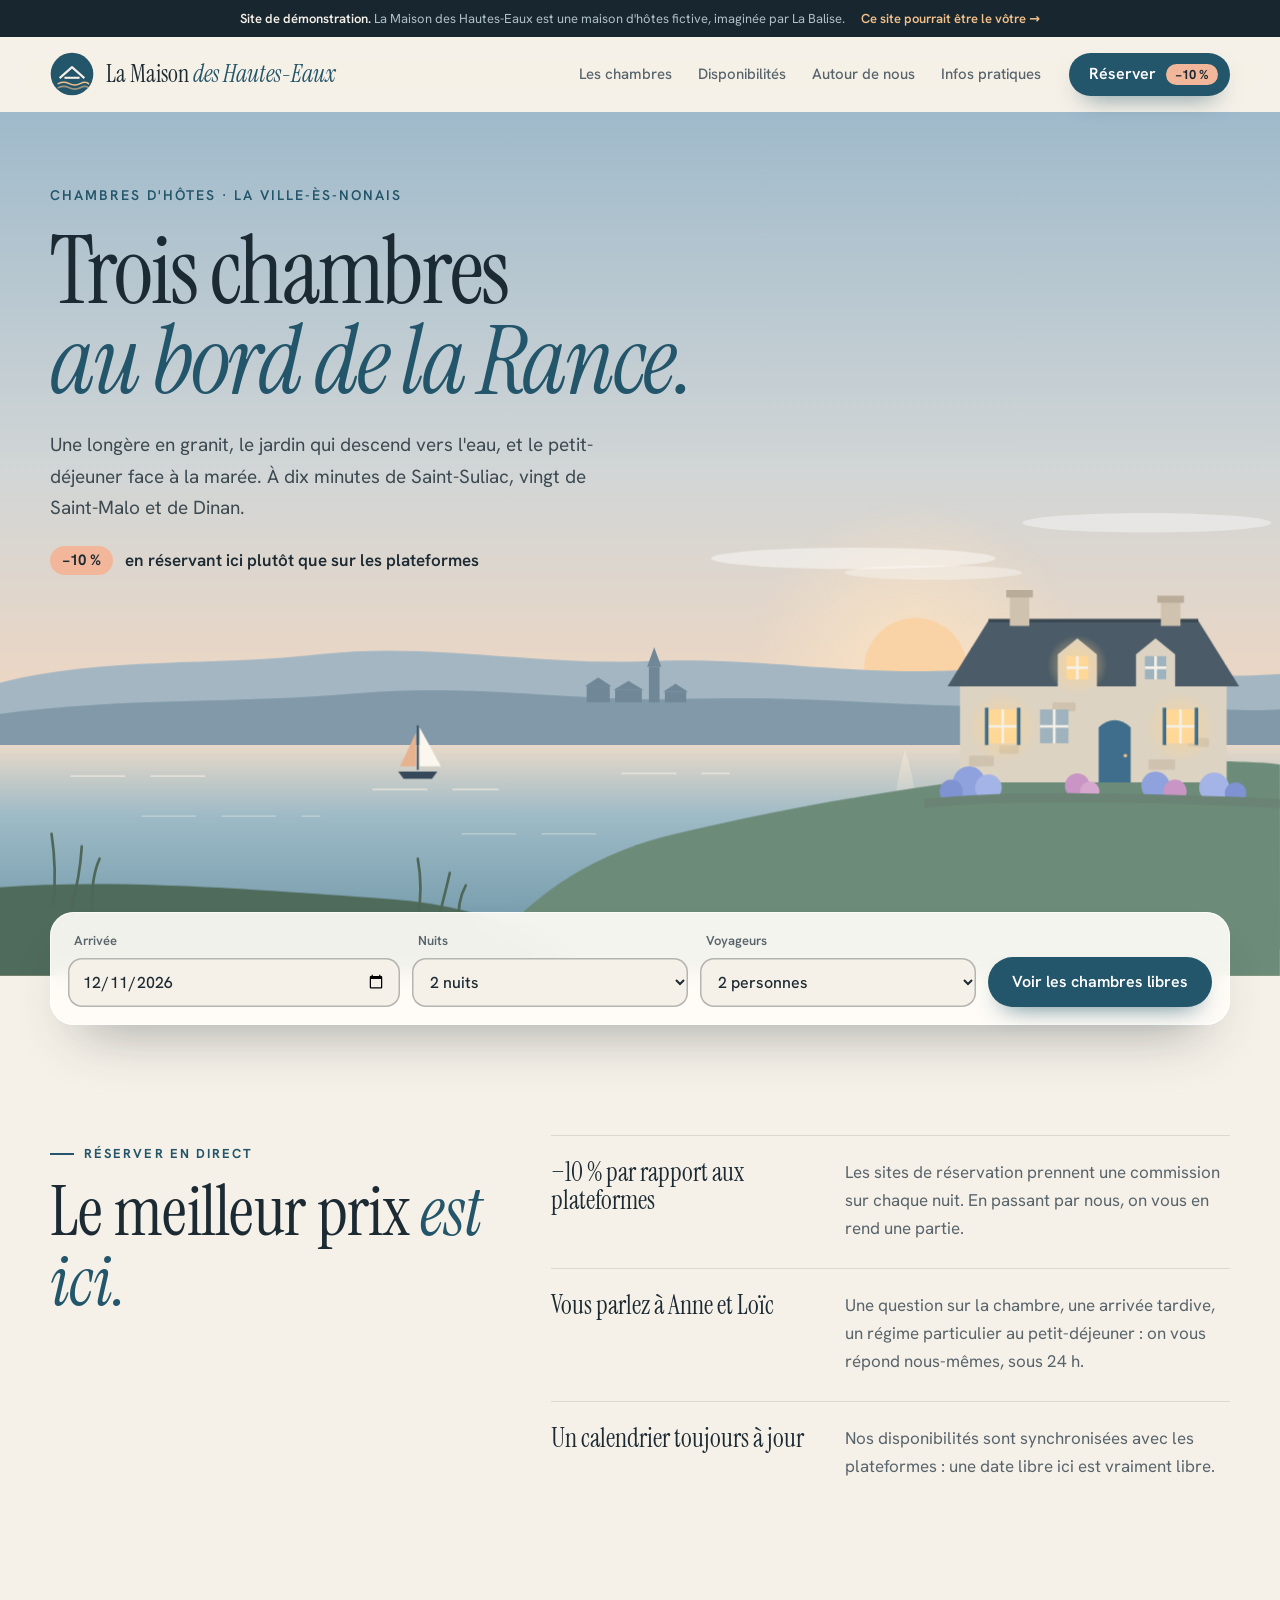
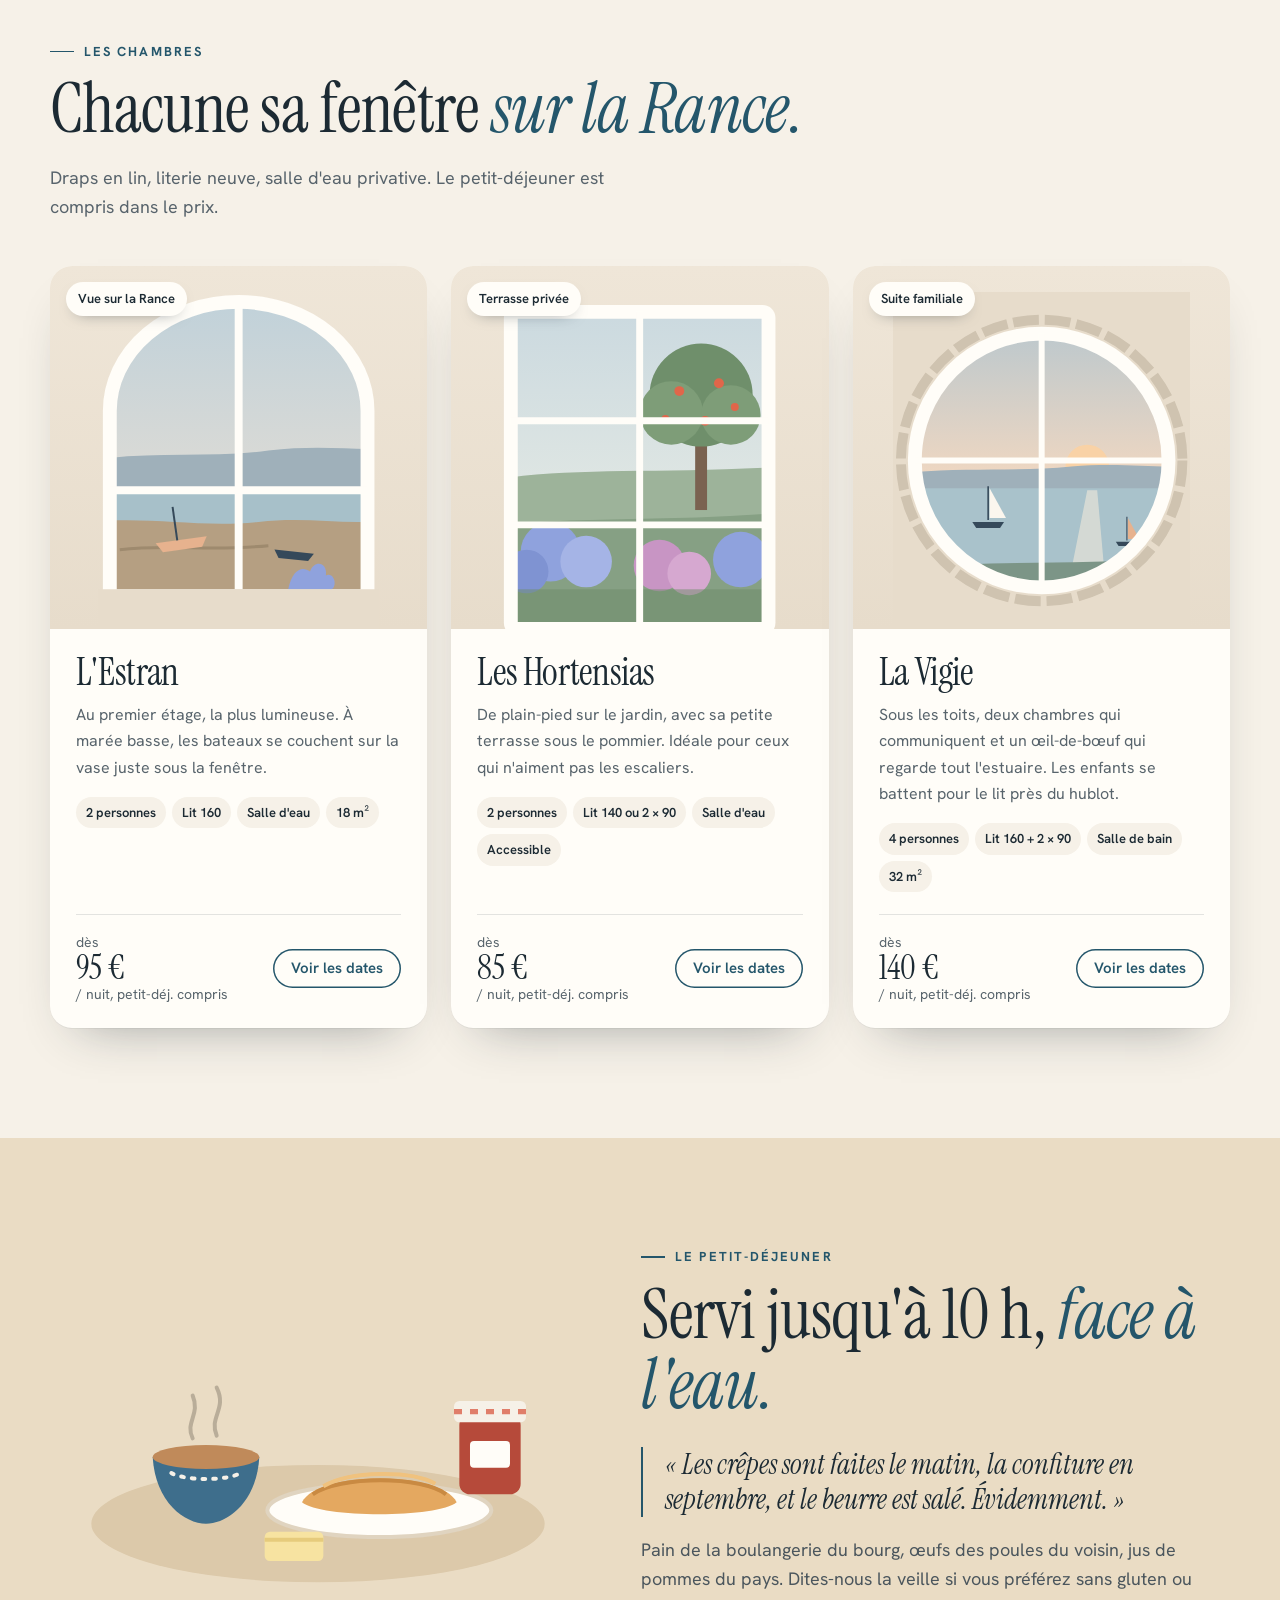
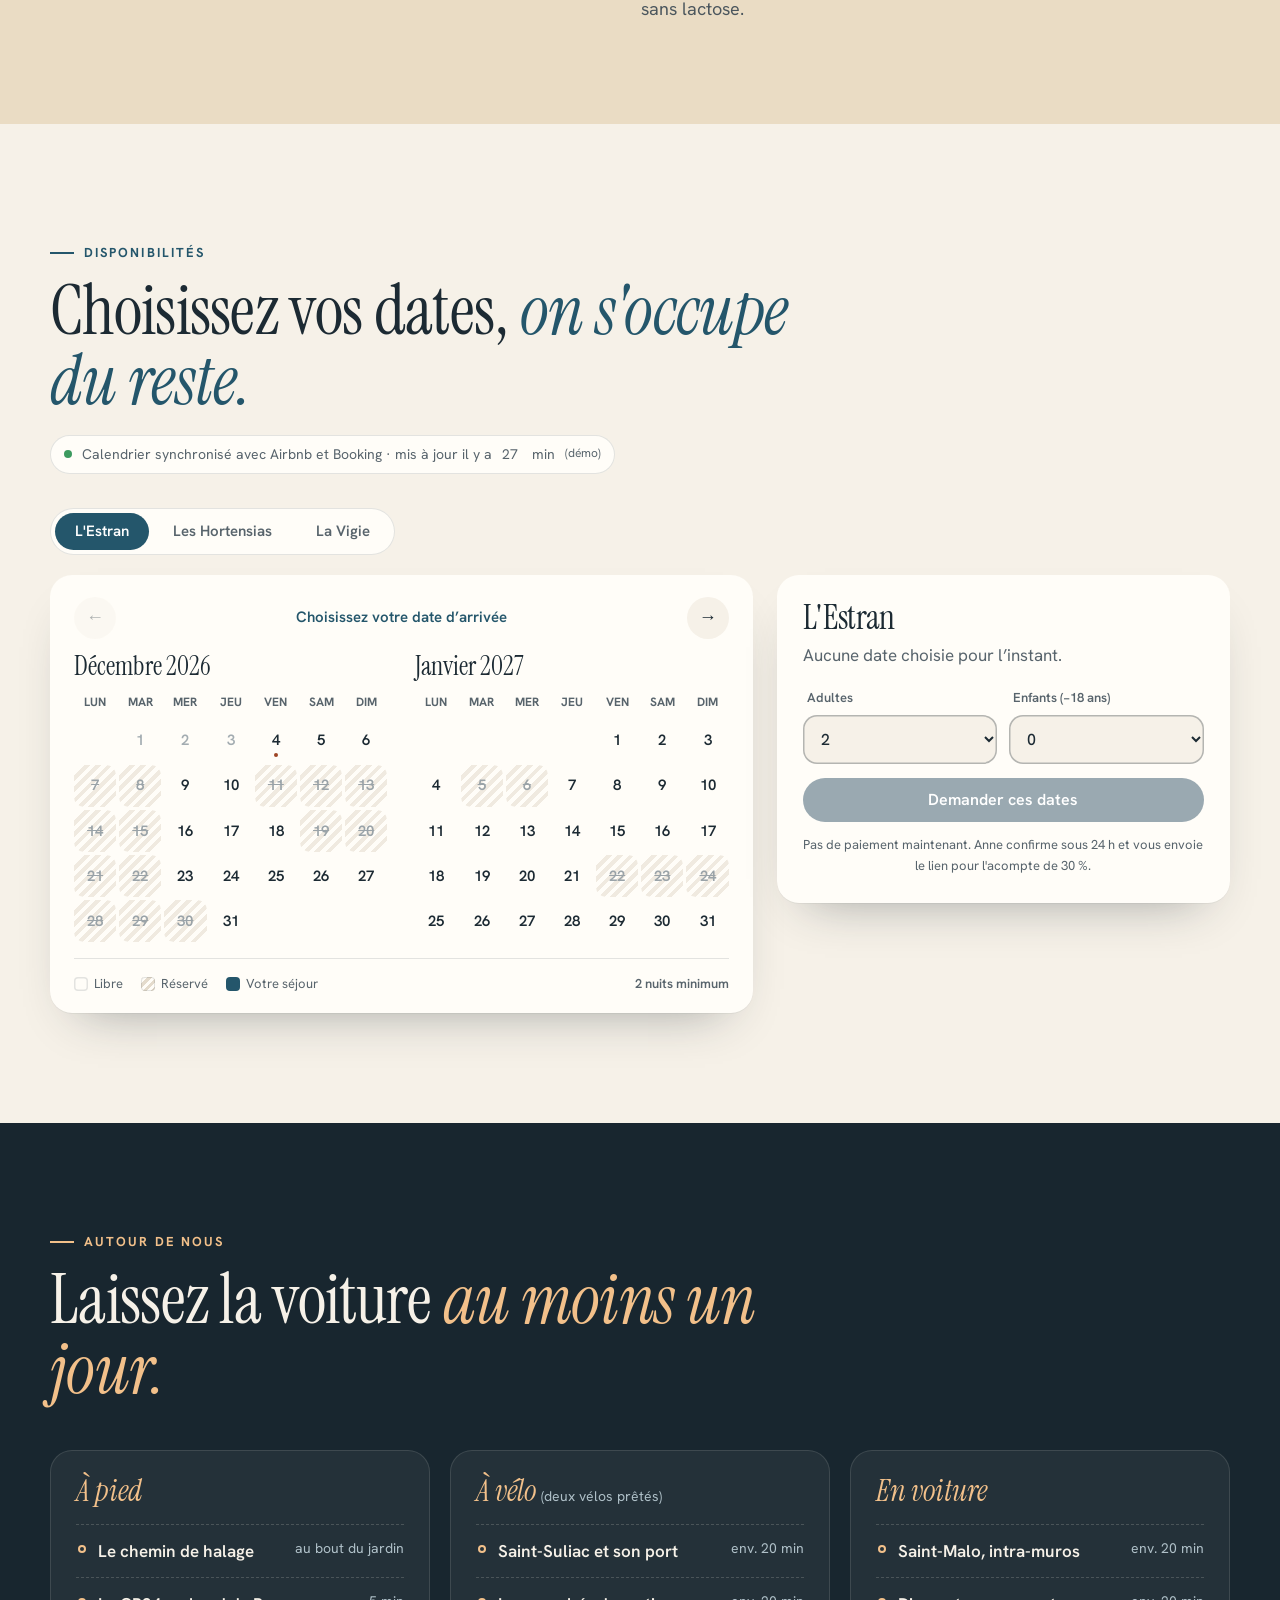
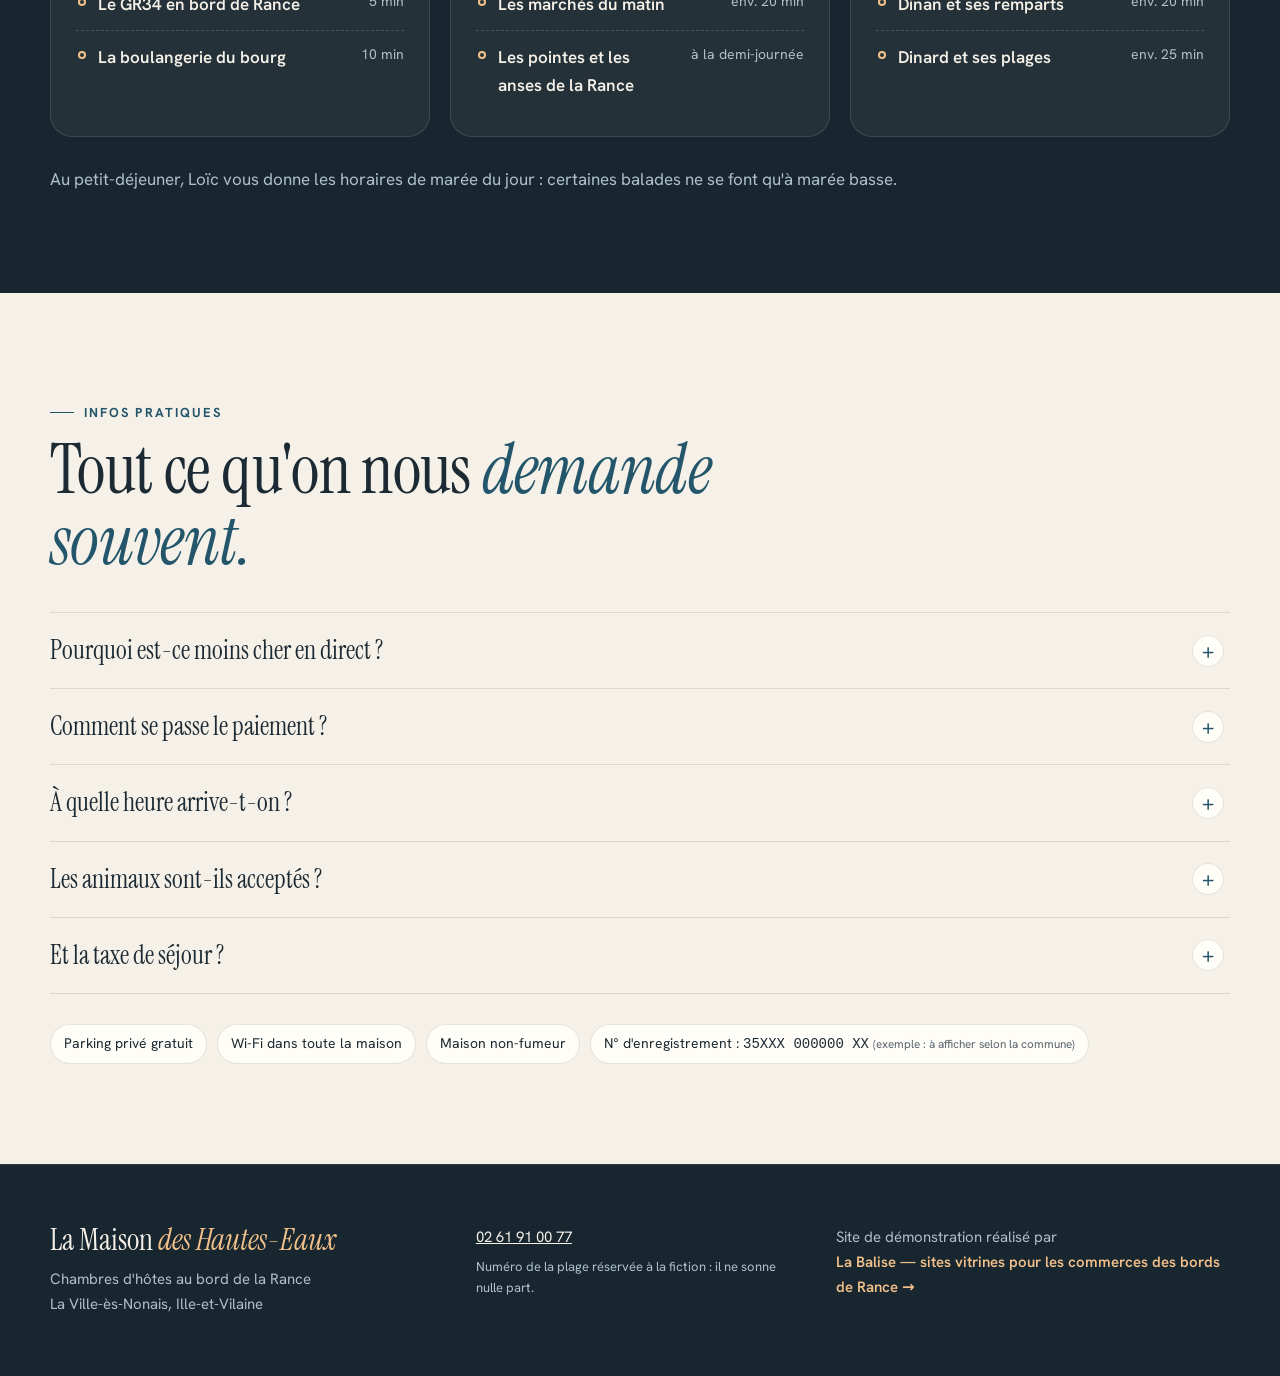
<file: exemples/maison-d-hotes/index.html>
<!DOCTYPE html>
<html lang="fr">
<head>
<meta charset="UTF-8">
<meta name="viewport" content="width=device-width, initial-scale=1">
<title>La Maison des Hautes-Eaux — chambres d'hôtes au bord de la Rance (démo La Balise)</title>
<meta name="description" content="Site de démonstration réalisé par La Balise : une maison d'hôtes fictive au bord de la Rance, avec ses chambres, un calendrier de disponibilités et la réservation en direct.">
<meta name="robots" content="noindex, nofollow">
<meta name="theme-color" content="#F6F1E8">
<link rel="icon" href="/exemples/maison-d-hotes/favicon.svg" type="image/svg+xml">
<link rel="preload" href="/exemples/maison-d-hotes/fonts/instrument-serif.woff2" as="font" type="font/woff2" crossorigin>
<link rel="preload" href="/exemples/maison-d-hotes/fonts/hanken.woff2" as="font" type="font/woff2" crossorigin>
<link rel="stylesheet" href="/exemples/maison-d-hotes/maison.css">
<script src="/exemples/maison-d-hotes/maison.js" defer></script>
</head>
<body>

<div class="demo-bar">
  <p><strong>Site de démonstration.</strong> <span class="demo-long">La Maison des Hautes-Eaux est une maison d'hôtes fictive, imaginée par La Balise.</span></p>
  <a href="https://www.labalise-html.fr/#contact">Ce site pourrait être le vôtre&nbsp;→</a>
</div>

<header class="top" data-top>
  <div class="wrap top-inner">
    <a class="brand" href="#accueil" aria-label="La Maison des Hautes-Eaux — accueil">
      <svg class="brand-mark" viewBox="0 0 64 64" aria-hidden="true">
        <circle cx="32" cy="32" r="31" fill="#24566B"/>
        <path d="M14 38 L32 22 L50 38" fill="none" stroke="#F6F1E8" stroke-width="3" stroke-linejoin="round"/>
        <rect x="21" y="36" width="22" height="3" fill="#F6F1E8"/>
        <path d="M12 46 Q20 42 28 46 T44 46 T56 46" fill="none" stroke="#F2C08A" stroke-width="2.4" stroke-linecap="round"/>
        <path d="M12 52 Q20 48 28 52 T44 52 T56 52" fill="none" stroke="#F2C08A" stroke-width="2.4" stroke-linecap="round" opacity=".6"/>
      </svg>
      <span class="brand-name">La Maison <em>des Hautes-Eaux</em></span>
    </a>
    <nav class="nav" aria-label="Navigation principale">
      <a href="#chambres">Les chambres</a>
      <a href="#disponibilites">Disponibilités</a>
      <a href="#alentours">Autour de nous</a>
      <a href="#infos">Infos pratiques</a>
    </nav>
    <a class="btn btn-primary top-cta" href="#disponibilites">Réserver <span class="badge">−10&nbsp;%</span></a>
  </div>
</header>

<main id="accueil">

  <!-- HERO : l'estuaire au soleil couchant -->
  <section class="hero" aria-labelledby="hero-title">
    <svg class="scene" viewBox="0 0 1440 800" preserveAspectRatio="xMaxYMax slice" aria-hidden="true">
      <defs>
        <radialGradient id="sun-glow">
          <stop offset="0" stop-color="#FBE3C3" stop-opacity=".95"/>
          <stop offset="1" stop-color="#FBE3C3" stop-opacity="0"/>
        </radialGradient>
        <linearGradient id="water" x1="0" y1="0" x2="0" y2="1">
          <stop offset="0" stop-color="#E8D9C9"/>
          <stop offset=".35" stop-color="#9DBAC6"/>
          <stop offset="1" stop-color="#6E95A6"/>
        </linearGradient>
        <linearGradient id="glint" x1="0" y1="0" x2="0" y2="1">
          <stop offset="0" stop-color="#FFF2DE" stop-opacity=".9"/>
          <stop offset="1" stop-color="#FFF2DE" stop-opacity="0"/>
        </linearGradient>
        <radialGradient id="window-glow">
          <stop offset="0" stop-color="#FFD58F" stop-opacity=".75"/>
          <stop offset="1" stop-color="#FFD58F" stop-opacity="0"/>
        </radialGradient>
      </defs>

      <g class="layer" data-depth="0.05">
        <circle cx="1030" cy="455" r="190" fill="url(#sun-glow)"/>
        <circle cx="1030" cy="455" r="58" fill="#F9D2A6"/>
      </g>
      <g class="clouds">
        <ellipse cx="960" cy="330" rx="160" ry="12" fill="#FFFFFF" opacity=".45"/>
        <ellipse cx="1050" cy="346" rx="100" ry="8" fill="#FFFFFF" opacity=".35"/>
        <ellipse cx="1290" cy="290" rx="140" ry="11" fill="#FFFFFF" opacity=".4"/>
      </g>

      <!-- rive opposée -->
      <g class="layer" data-depth="0.12">
        <path d="M0 470 C120 440 240 452 360 438 C480 424 600 450 720 446 C860 440 940 462 1080 456 C1220 450 1330 468 1440 460 V560 H0 Z" fill="#A3B6C2"/>
        <path d="M0 505 C140 486 260 494 400 482 C540 470 640 492 780 488 C920 484 1040 500 1180 496 C1300 492 1380 504 1440 500 V580 H0 Z" fill="#8199A8"/>
        <!-- village et clocher -->
        <g fill="#6F8797" transform="translate(360 6)">
          <rect x="300" y="468" width="26" height="18"/><path d="M298 468 L313 458 L328 468Z"/>
          <rect x="332" y="472" width="30" height="14"/><path d="M330 472 L347 462 L364 472Z"/>
          <rect x="370" y="446" width="12" height="40"/><path d="M368 446 L376 424 L384 446Z"/>
          <rect x="388" y="474" width="24" height="12"/><path d="M386 474 L400 465 L414 474Z"/>
        </g>
      </g>

      <!-- la Rance -->
      <g class="layer" data-depth="0.2">
        <rect x="0" y="540" width="1440" height="230" fill="url(#water)"/>
        <path d="M1018 546 C1030 580 1034 620 1030 660 L1006 660 C1004 620 1008 580 1018 546 Z" fill="url(#glint)" opacity=".45"/>
        <g class="ripples" stroke="#F6EEE3" stroke-linecap="round" fill="none">
          <path d="M80 575 H260 M420 590 H560 M700 572 H820 M960 600 H1120 M1210 582 H1330" stroke-width="2" opacity=".6"/>
          <path d="M160 620 H360 M520 640 H700 M860 626 H1000 M1140 650 H1300" stroke-width="1.6" opacity=".45"/>
        </g>
        <g class="boat">
          <path d="M-22 0 H22 L16 8 H-16 Z" fill="#35495A"/>
          <path d="M0 -2 V-52" stroke="#35495A" stroke-width="2"/>
          <path d="M2 -50 L26 -6 H2 Z" fill="#FBF6EE"/>
          <path d="M-2 -44 L-20 -6 H-2 Z" fill="#E7B28E"/>
        </g>
      </g>

      <!-- notre rive et la maison -->
      <g class="layer" data-depth="0.32">
        <path d="M520 800 C580 730 640 668 760 640 C860 616 960 598 1060 584 C1160 570 1260 560 1340 558 C1400 558 1430 560 1440 562 V800 Z" fill="#6C8B78"/>
        <g class="house">
          <!-- corps de la longère -->
          <rect x="1080" y="470" width="300" height="112" fill="#DDD3C3"/>
          <g fill="#CFC3B0">
            <rect x="1090" y="552" width="28" height="12" rx="2"/><rect x="1124" y="540" width="22" height="10" rx="2"/>
            <rect x="1292" y="556" width="30" height="12" rx="2"/><rect x="1336" y="532" width="24" height="10" rx="2"/>
            <rect x="1184" y="492" width="26" height="10" rx="2"/>
          </g>
          <!-- toit d'ardoise -->
          <path d="M1066 474 L1112 400 H1348 L1394 474 Z" fill="#4B5B67"/>
          <path d="M1112 400 H1348" stroke="#3A4852" stroke-width="4"/>
          <rect x="1136" y="370" width="22" height="36" fill="#CFC3B0"/><rect x="1132" y="366" width="30" height="8" fill="#B9AD99"/>
          <rect x="1306" y="376" width="22" height="30" fill="#CFC3B0"/><rect x="1302" y="372" width="30" height="8" fill="#B9AD99"/>
          <!-- lucarnes -->
          <path d="M1190 474 V438 L1212 420 L1234 438 V474 Z" fill="#DDD3C3"/>
          <path d="M1278 474 V438 L1300 420 L1322 438 V474 Z" fill="#DDD3C3"/>
          <!-- fenêtres allumées -->
          <g class="lit">
            <circle cx="1212" cy="450" r="34" fill="url(#window-glow)"/>
            <circle cx="1128" cy="520" r="40" fill="url(#window-glow)"/>
            <circle cx="1328" cy="520" r="40" fill="url(#window-glow)"/>
          </g>
          <rect x="1200" y="440" width="24" height="26" fill="#FFD897"/>
          <rect x="1288" y="440" width="24" height="26" fill="#9FB3BE"/>
          <rect x="1112" y="500" width="32" height="38" fill="#FFD897"/>
          <rect x="1312" y="500" width="32" height="38" fill="#FFD897"/>
          <rect x="1170" y="500" width="32" height="38" fill="#9FB3BE"/>
          <g stroke="#F6F1E8" stroke-width="3">
            <path d="M1212 440 V466 M1200 453 H1224 M1300 440 V466 M1288 453 H1312"/>
            <path d="M1128 500 V538 M1112 519 H1144 M1328 500 V538 M1312 519 H1344 M1186 500 V538 M1170 519 H1202"/>
          </g>
          <g fill="#3E6E8C"><rect x="1108" y="498" width="4" height="42"/><rect x="1144" y="498" width="4" height="42"/><rect x="1308" y="498" width="4" height="42"/><rect x="1344" y="498" width="4" height="42"/></g>
          <!-- porte bleue -->
          <path d="M1236 582 V520 Q1254 504 1272 520 V582 Z" fill="#3E6E8C"/>
          <circle cx="1266" cy="552" r="2" fill="#F2C08A"/>
          <!-- hortensias -->
          <g class="hydrangeas">
            <circle cx="1090" cy="582" r="18" fill="#8FA2DD"/><circle cx="1112" cy="588" r="15" fill="#A5B4E6"/><circle cx="1070" cy="592" r="13" fill="#7F93D2"/>
            <circle cx="1212" cy="586" r="14" fill="#C895C4"/><circle cx="1226" cy="592" r="11" fill="#D6A8D0"/>
            <circle cx="1300" cy="586" r="16" fill="#8FA2DD"/><circle cx="1322" cy="592" r="13" fill="#C895C4"/><circle cx="1366" cy="588" r="17" fill="#A5B4E6"/><circle cx="1390" cy="594" r="12" fill="#7F93D2"/>
          </g>
          <path d="M1040 606 C1120 596 1300 598 1440 606" stroke="#6A8374" stroke-width="10" fill="none"/>
        </g>
      </g>

      <!-- premier plan -->
      <g class="layer" data-depth="0.5">
        <path d="M0 800 V700 C140 690 300 704 420 712 C520 718 600 740 660 800 Z" fill="#4F6B5B"/>
        <g class="reeds" stroke="#4E6758" stroke-width="3" stroke-linecap="round" fill="none">
          <path d="M60 720 Q64 680 58 640"/><path d="M80 724 Q90 688 92 654"/><path d="M104 726 Q102 690 112 668"/>
          <path d="M470 736 Q476 700 470 668"/><path d="M492 740 Q500 710 506 684"/><path d="M516 744 Q514 716 524 698"/>
        </g>
      </g>

      <!-- courlis -->
      <g class="birds" fill="none" stroke="#3B4B57" stroke-width="2.2" stroke-linecap="round">
        <path class="bird b1" d="M0 0 Q8 -8 16 0 Q24 -8 32 0 M30 0 Q34 4 40 10"/>
        <path class="bird b2" d="M0 0 Q7 -7 14 0 Q21 -7 28 0 M26 0 Q30 4 35 9"/>
        <path class="bird b3" d="M0 0 Q6 -6 12 0 Q18 -6 24 0 M22 0 Q25 3 29 7"/>
      </g>
    </svg>

    <div class="wrap hero-copy">
      <p class="eyebrow">Chambres d'hôtes · La Ville-ès-Nonais</p>
      <h1 id="hero-title">Trois chambres <em>au bord de la Rance.</em></h1>
      <p class="hero-lead">Une longère en granit, le jardin qui descend vers l'eau, et le petit-déjeuner face à la marée. À dix minutes de Saint-Suliac, vingt de Saint-Malo et de Dinan.</p>
      <p class="hero-direct"><span class="badge badge-lg">−10&nbsp;%</span> en réservant ici plutôt que sur les plateformes</p>
    </div>
  </section>

  <!-- RECHERCHE RAPIDE -->
  <div class="wrap">
    <form class="quick" data-quick aria-label="Rechercher une chambre libre">
      <label class="q-field">
        <span>Arrivée</span>
        <input type="date" data-q-arrival required>
      </label>
      <label class="q-field">
        <span>Nuits</span>
        <select data-q-nights>
          <option value="2">2 nuits</option><option value="3">3 nuits</option><option value="4">4 nuits</option><option value="5">5 nuits</option><option value="7">1 semaine</option>
        </select>
      </label>
      <label class="q-field">
        <span>Voyageurs</span>
        <select data-q-guests>
          <option value="1">1 personne</option><option value="2" selected>2 personnes</option><option value="3">3 personnes</option><option value="4">4 personnes</option>
        </select>
      </label>
      <button type="submit" class="btn btn-primary q-btn">Voir les chambres libres</button>
      <p class="q-result" data-q-result role="status"></p>
    </form>
  </div>

  <!-- POURQUOI EN DIRECT -->
  <section class="direct" aria-labelledby="direct-title">
    <div class="wrap direct-grid">
      <div>
        <p class="kicker">Réserver en direct</p>
        <h2 id="direct-title">Le meilleur prix <em>est ici.</em></h2>
      </div>
      <ul class="direct-list">
        <li>
          <strong>−10&nbsp;% par rapport aux plateformes</strong>
          <span>Les sites de réservation prennent une commission sur chaque nuit. En passant par nous, on vous en rend une partie.</span>
        </li>
        <li>
          <strong>Vous parlez à Anne et Loïc</strong>
          <span>Une question sur la chambre, une arrivée tardive, un régime particulier au petit-déjeuner&nbsp;: on vous répond nous-mêmes, sous 24&nbsp;h.</span>
        </li>
        <li>
          <strong>Un calendrier toujours à jour</strong>
          <span>Nos disponibilités sont synchronisées avec les plateformes&nbsp;: une date libre ici est vraiment libre.</span>
        </li>
      </ul>
    </div>
  </section>

  <!-- CHAMBRES -->
  <section class="rooms" id="chambres" aria-labelledby="chambres-title">
    <div class="wrap">
      <div class="section-head">
        <p class="kicker">Les chambres</p>
        <h2 id="chambres-title">Chacune sa fenêtre <em>sur la Rance.</em></h2>
        <p class="section-lead">Draps en lin, literie neuve, salle d'eau privative. Le petit-déjeuner est compris dans le prix.</p>
      </div>

      <div class="room-grid">
        <article class="room reveal" data-room="estran">
          <div class="room-window">
            <svg viewBox="0 0 300 340" aria-hidden="true">
              <defs><clipPath id="w-estran"><path d="M20 340 V120 A130 110 0 0 1 280 120 V340 Z"/></clipPath>
                <linearGradient id="w-estran-sky" x1="0" y1="0" x2="0" y2="1"><stop offset="0" stop-color="#BFD1DA"/><stop offset="1" stop-color="#F2E2D2"/></linearGradient></defs>
              <g clip-path="url(#w-estran)">
                <rect width="300" height="340" fill="url(#w-estran-sky)"/>
                <path d="M0 170 C60 160 120 168 180 160 C230 154 270 160 300 158 V220 H0Z" fill="#9FB0BA"/>
                <rect y="200" width="300" height="40" fill="#A7C0C9"/>
                <path d="M0 232 C60 226 110 238 170 232 C220 226 260 236 300 230 V340 H0Z" fill="#B59F82"/>
                <path d="M30 260 C80 254 120 262 180 256" stroke="#9E8A6E" stroke-width="3" fill="none"/>
                <g transform="translate(92 250) rotate(-8)"><path d="M-26 0 H26 L20 10 H-20Z" fill="#E7B28E"/><path d="M-4 0 V-34" stroke="#35495A" stroke-width="2"/></g>
                <g transform="translate(206 262) rotate(6)"><path d="M-20 0 H20 L15 8 H-15Z" fill="#35495A"/></g>
                <path d="M0 300 H300 V340 H0Z" fill="#F6F1E8"/>
                <path d="M200 300 C204 280 214 276 222 282 C226 270 240 272 238 286 C246 282 250 296 244 300Z" fill="#8FA2DD"/>
              </g>
              <path d="M20 340 V120 A130 110 0 0 1 280 120 V340" fill="none" stroke="#FFFDF8" stroke-width="14"/>
              <path d="M150 12 V300 M20 200 H280" stroke="#FFFDF8" stroke-width="8"/>
              <path d="M8 340 V300 H292 V340" fill="#E7DCCB"/>
            </svg>
            <span class="room-tag">Vue sur la Rance</span>
          </div>
          <div class="room-body">
            <h3>L'Estran</h3>
            <p>Au premier étage, la plus lumineuse. À marée basse, les bateaux se couchent sur la vase juste sous la fenêtre.</p>
            <ul class="room-facts"><li>2 personnes</li><li>Lit 160</li><li>Salle d'eau</li><li>18&nbsp;m²</li></ul>
          </div>
          <div class="room-foot">
            <p class="room-price">dès <strong>95&nbsp;€</strong> <span>/ nuit, petit-déj. compris</span></p>
            <button type="button" class="btn btn-outline" data-pick-room="estran">Voir les dates</button>
          </div>
          <p class="room-avail" data-avail="estran" hidden></p>
        </article>

        <article class="room reveal" data-room="hortensias">
          <div class="room-window">
            <svg viewBox="0 0 300 340" aria-hidden="true">
              <defs><clipPath id="w-hort"><rect x="20" y="20" width="260" height="320" rx="6"/></clipPath>
                <linearGradient id="w-hort-sky" x1="0" y1="0" x2="0" y2="1"><stop offset="0" stop-color="#C9D8DF"/><stop offset="1" stop-color="#EEF0E6"/></linearGradient></defs>
              <g clip-path="url(#w-hort)">
                <rect width="300" height="340" fill="url(#w-hort-sky)"/>
                <path d="M0 190 C80 176 170 184 300 176 V340 H0Z" fill="#9DB39A"/>
                <path d="M0 236 C90 226 190 232 300 222 V340 H0Z" fill="#86A084"/>
                <rect x="206" y="110" width="12" height="110" fill="#7A6250"/>
                <circle cx="212" cy="104" r="52" fill="#6F8F6B"/><circle cx="182" cy="122" r="32" fill="#7E9D78"/><circle cx="242" cy="124" r="30" fill="#7E9D78"/>
                <g fill="#E0664A"><circle cx="190" cy="100" r="5"/><circle cx="230" cy="92" r="5"/><circle cx="216" cy="130" r="5"/><circle cx="246" cy="116" r="4"/><circle cx="176" cy="128" r="4"/></g>
                <g><circle cx="60" cy="262" r="30" fill="#8FA2DD"/><circle cx="96" cy="272" r="26" fill="#A5B4E6"/><circle cx="36" cy="282" r="22" fill="#7F93D2"/>
                  <circle cx="170" cy="276" r="26" fill="#C895C4"/><circle cx="200" cy="284" r="22" fill="#D6A8D0"/><circle cx="252" cy="270" r="28" fill="#8FA2DD"/></g>
                <path d="M20 300 H280 V340 H20Z" fill="#6E8C6A" opacity=".5"/>
              </g>
              <rect x="20" y="20" width="260" height="320" rx="6" fill="none" stroke="#FFFDF8" stroke-width="14"/>
              <path d="M150 20 V340 M20 130 H280 M20 235 H280" stroke="#FFFDF8" stroke-width="7"/>
            </svg>
            <span class="room-tag">Terrasse privée</span>
          </div>
          <div class="room-body">
            <h3>Les Hortensias</h3>
            <p>De plain-pied sur le jardin, avec sa petite terrasse sous le pommier. Idéale pour ceux qui n'aiment pas les escaliers.</p>
            <ul class="room-facts"><li>2 personnes</li><li>Lit 140 ou 2 × 90</li><li>Salle d'eau</li><li>Accessible</li></ul>
          </div>
          <div class="room-foot">
            <p class="room-price">dès <strong>85&nbsp;€</strong> <span>/ nuit, petit-déj. compris</span></p>
            <button type="button" class="btn btn-outline" data-pick-room="hortensias">Voir les dates</button>
          </div>
          <p class="room-avail" data-avail="hortensias" hidden></p>
        </article>

        <article class="room reveal" data-room="vigie">
          <div class="room-window">
            <svg viewBox="0 0 300 340" aria-hidden="true">
              <defs><clipPath id="w-vigie"><circle cx="150" cy="170" r="128"/></clipPath>
                <linearGradient id="w-vigie-sky" x1="0" y1="0" x2="0" y2="1"><stop offset="0" stop-color="#AFC4D0"/><stop offset=".6" stop-color="#F5D9C0"/></linearGradient></defs>
              <rect width="300" height="340" fill="#E7DCCB"/>
              <g clip-path="url(#w-vigie)">
                <rect width="300" height="340" fill="url(#w-vigie-sky)"/>
                <circle cx="196" cy="176" r="22" fill="#F9D2A6"/>
                <path d="M0 184 C60 176 120 182 180 176 C230 172 270 178 300 176 V230 H0Z" fill="#9FB0BA"/>
                <rect y="198" width="300" height="100" fill="#A9C2CB"/>
                <path d="M196 200 L206 200 L214 290 L178 290Z" fill="#FFF2DE" opacity=".5"/>
                <g transform="translate(96 232)"><path d="M-16 0 H16 L12 6 H-12Z" fill="#35495A"/><path d="M0 -2 V-36" stroke="#35495A" stroke-width="1.6"/><path d="M1.5 -34 L18 -4 H1.5Z" fill="#FBF6EE"/></g>
                <g transform="translate(236 252) scale(.7)"><path d="M-16 0 H16 L12 6 H-12Z" fill="#35495A"/><path d="M0 -2 V-36" stroke="#35495A" stroke-width="1.6"/><path d="M1.5 -34 L18 -4 H1.5Z" fill="#E7B28E"/></g>
                <path d="M0 280 C80 270 200 276 300 268 V340 H0Z" fill="#7C9587"/>
              </g>
              <circle cx="150" cy="170" r="128" fill="none" stroke="#FFFDF8" stroke-width="14"/>
              <circle cx="150" cy="170" r="142" fill="none" stroke="#CFC3B0" stroke-width="10" stroke-dasharray="26 6"/>
              <path d="M150 42 V298 M22 170 H278" stroke="#FFFDF8" stroke-width="6"/>
            </svg>
            <span class="room-tag">Suite familiale</span>
          </div>
          <div class="room-body">
            <h3>La Vigie</h3>
            <p>Sous les toits, deux chambres qui communiquent et un œil-de-bœuf qui regarde tout l'estuaire. Les enfants se battent pour le lit près du hublot.</p>
            <ul class="room-facts"><li>4 personnes</li><li>Lit 160 + 2 × 90</li><li>Salle de bain</li><li>32&nbsp;m²</li></ul>
          </div>
          <div class="room-foot">
            <p class="room-price">dès <strong>140&nbsp;€</strong> <span>/ nuit, petit-déj. compris</span></p>
            <button type="button" class="btn btn-outline" data-pick-room="vigie">Voir les dates</button>
          </div>
          <p class="room-avail" data-avail="vigie" hidden></p>
        </article>
      </div>
    </div>
  </section>

  <!-- PETIT-DÉJEUNER -->
  <section class="breakfast" aria-labelledby="pdj-title">
    <div class="wrap breakfast-grid">
      <svg class="breakfast-illu" viewBox="0 0 360 260" aria-hidden="true">
        <ellipse cx="180" cy="200" rx="170" ry="44" fill="#DCC9AA"/>
        <!-- bol -->
        <path d="M56 150 H136 C134 184 112 200 96 200 C80 200 58 184 56 150Z" fill="#3E6E8C"/>
        <ellipse cx="96" cy="150" rx="40" ry="9" fill="#C08A5A"/>
        <path d="M70 162 C80 168 112 168 122 162" stroke="#F6F1E8" stroke-width="3" fill="none" stroke-dasharray="2 6" stroke-linecap="round"/>
        <!-- vapeur -->
        <g class="steam" stroke="#B9AD99" stroke-width="3" stroke-linecap="round" fill="none"><path d="M86 136 C80 124 92 118 86 104"/><path d="M104 134 C98 120 112 114 104 98"/></g>
        <!-- assiette de crêpes -->
        <ellipse cx="226" cy="190" rx="84" ry="20" fill="#FFFDF8" stroke="#E0D4C0" stroke-width="3"/>
        <path d="M168 184 C180 160 272 160 284 184 C270 196 182 196 168 184Z" fill="#E4A860"/>
        <path d="M176 178 C196 164 258 164 276 178" stroke="#C98A42" stroke-width="3" fill="none"/>
        <path d="M184 172 C204 160 250 160 268 170" stroke="#F0C27E" stroke-width="3" fill="none"/>
        <!-- pot de confiture -->
        <rect x="286" y="118" width="46" height="60" rx="8" fill="#B64A3A"/>
        <rect x="282" y="108" width="54" height="16" rx="4" fill="#F6F1E8"/>
        <path d="M282 116 H336" stroke="#E07E6A" stroke-width="4" stroke-dasharray="6 6"/>
        <rect x="294" y="138" width="30" height="20" rx="3" fill="#FFFDF8"/>
        <!-- beurre -->
        <rect x="140" y="206" width="44" height="22" rx="4" fill="#F7E3A1"/>
        <path d="M140 212 H184" stroke="#E6CB7C" stroke-width="3"/>
      </svg>
      <div>
        <p class="kicker">Le petit-déjeuner</p>
        <h2 id="pdj-title">Servi jusqu'à 10&nbsp;h, <em>face à l'eau.</em></h2>
        <blockquote class="pull">«&nbsp;Les crêpes sont faites le matin, la confiture en septembre, et le beurre est salé. Évidemment.&nbsp;»</blockquote>
        <p class="section-lead">Pain de la boulangerie du bourg, œufs des poules du voisin, jus de pommes du pays. Dites-nous la veille si vous préférez sans gluten ou sans lactose.</p>
      </div>
    </div>
  </section>

  <!-- DISPONIBILITÉS -->
  <section class="booking" id="disponibilites" aria-labelledby="dispo-title">
    <div class="wrap">
      <div class="section-head">
        <p class="kicker">Disponibilités</p>
        <h2 id="dispo-title">Choisissez vos dates, <em>on s'occupe du reste.</em></h2>
        <p class="sync"><span class="sync-dot" aria-hidden="true"></span> Calendrier synchronisé avec Airbnb et Booking · mis à jour il y a <span data-sync-min>12</span>&nbsp;min <span class="sync-demo">(démo)</span></p>
      </div>

      <div class="room-tabs" role="group" aria-label="Choisir la chambre">
        <button type="button" class="room-tab" data-tab="estran" aria-pressed="true">L'Estran</button>
        <button type="button" class="room-tab" data-tab="hortensias" aria-pressed="false">Les Hortensias</button>
        <button type="button" class="room-tab" data-tab="vigie" aria-pressed="false">La Vigie</button>
      </div>

      <div class="booking-grid">
        <div class="cal-card">
          <div class="cal-head">
            <button type="button" class="cal-nav" data-cal-prev aria-label="Mois précédent">←</button>
            <p class="cal-hint" data-cal-hint aria-live="polite">Choisissez votre date d'arrivée</p>
            <button type="button" class="cal-nav" data-cal-next aria-label="Mois suivant">→</button>
          </div>
          <div class="cal-months" data-cal></div>
          <ul class="cal-legend" aria-hidden="true">
            <li><span class="lg lg-free"></span>Libre</li>
            <li><span class="lg lg-taken"></span>Réservé</li>
            <li><span class="lg lg-sel"></span>Votre séjour</li>
            <li class="lg-note">2 nuits minimum</li>
          </ul>
        </div>

        <aside class="summary" data-summary aria-live="polite">
          <h3 data-sum-room>L'Estran</h3>
          <p class="sum-dates" data-sum-dates>Aucune date choisie pour l'instant.</p>
          <div class="sum-guests">
            <label><span>Adultes</span>
              <select data-adults><option>1</option><option selected>2</option><option>3</option><option>4</option></select>
            </label>
            <label><span>Enfants (−18 ans)</span>
              <select data-children><option selected>0</option><option>1</option><option>2</option><option>3</option></select>
            </label>
          </div>
          <p class="sum-cap" data-sum-cap role="alert"></p>
          <dl class="sum-lines" data-sum-lines hidden>
            <div><dt>Sur les plateformes</dt><dd class="strike" data-sum-platform></dd></div>
            <div class="sum-direct"><dt>En direct, petit-déj. compris</dt><dd data-sum-direct></dd></div>
            <div><dt>Taxe de séjour <small>(1&nbsp;€ / adulte / nuit, exemple)</small></dt><dd data-sum-tax></dd></div>
            <div class="sum-total"><dt>Total</dt><dd data-sum-total></dd></div>
          </dl>
          <p class="sum-save" data-sum-save hidden></p>
          <button type="button" class="btn btn-primary btn-block" data-sum-go disabled>Demander ces dates</button>
          <p class="fine">Pas de paiement maintenant. Anne confirme sous 24&nbsp;h et vous envoie le lien pour l'acompte de 30&nbsp;%.</p>
        </aside>
      </div>

      <form class="request" data-request hidden novalidate>
        <h3>Vos coordonnées</h3>
        <p class="request-recap" data-request-recap></p>
        <div class="request-grid">
          <label class="field"><span>Nom</span><input type="text" name="nom" autocomplete="name" required></label>
          <label class="field"><span>E-mail</span><input type="email" name="email" autocomplete="email" required></label>
          <label class="field"><span>Téléphone <small>(facultatif)</small></span><input type="tel" name="tel" autocomplete="tel"></label>
          <label class="field field-wide"><span>Un mot pour nous <small>(facultatif)</small></span><textarea name="message" rows="3" placeholder="Heure d'arrivée, allergies, occasion particulière…"></textarea></label>
        </div>
        <p class="form-error" data-request-error role="alert"></p>
        <div class="request-actions">
          <button type="button" class="btn btn-ghost" data-request-back>← Modifier les dates</button>
          <button type="submit" class="btn btn-primary">Envoyer ma demande</button>
        </div>
        <p class="fine">Démonstration&nbsp;: rien n'est envoyé ni enregistré.</p>
      </form>

      <div class="sent" data-sent hidden tabindex="-1">
        <svg class="sent-illu" viewBox="0 0 120 80" aria-hidden="true">
          <path class="sent-wave" d="M4 60 Q19 50 34 60 T64 60 T94 60 T116 60" fill="none" stroke="#24566B" stroke-width="3" stroke-linecap="round"/>
          <g class="sent-boat"><path d="M40 52 H80 L74 60 H46Z" fill="#24566B"/><path d="M60 50 V16" stroke="#24566B" stroke-width="2.4"/><path d="M62 18 L82 48 H62Z" fill="#F2C08A"/><path d="M58 24 L44 48 H58Z" fill="#E7B28E"/></g>
        </svg>
        <h3>Demande envoyée, <em data-sent-name></em></h3>
        <p data-sent-text></p>
        <p class="fine">Ceci est une démonstration&nbsp;: aucune demande n'a été envoyée.</p>
        <button type="button" class="btn btn-ghost" data-sent-reset>Faire une autre demande</button>
      </div>
    </div>
  </section>

  <!-- AUTOUR DE NOUS -->
  <section class="around" id="alentours" aria-labelledby="alentours-title">
    <div class="wrap">
      <div class="section-head">
        <p class="kicker">Autour de nous</p>
        <h2 id="alentours-title">Laissez la voiture <em>au moins un jour.</em></h2>
      </div>
      <div class="around-grid">
        <div class="around-col reveal">
          <p class="around-mode">À pied</p>
          <ol class="around-list">
            <li><strong>Le chemin de halage</strong><span>au bout du jardin</span></li>
            <li><strong>Le GR34 en bord de Rance</strong><span>5&nbsp;min</span></li>
            <li><strong>La boulangerie du bourg</strong><span>10&nbsp;min</span></li>
          </ol>
        </div>
        <div class="around-col reveal">
          <p class="around-mode">À vélo <small>(deux vélos prêtés)</small></p>
          <ol class="around-list">
            <li><strong>Saint-Suliac et son port</strong><span>env. 20&nbsp;min</span></li>
            <li><strong>Les marchés du matin</strong><span>env. 20&nbsp;min</span></li>
            <li><strong>Les pointes et les anses de la Rance</strong><span>à la demi-journée</span></li>
          </ol>
        </div>
        <div class="around-col reveal">
          <p class="around-mode">En voiture</p>
          <ol class="around-list">
            <li><strong>Saint-Malo, intra-muros</strong><span>env. 20&nbsp;min</span></li>
            <li><strong>Dinan et ses remparts</strong><span>env. 20&nbsp;min</span></li>
            <li><strong>Dinard et ses plages</strong><span>env. 25&nbsp;min</span></li>
          </ol>
        </div>
      </div>
      <p class="around-note">Au petit-déjeuner, Loïc vous donne les horaires de marée du jour&nbsp;: certaines balades ne se font qu'à marée basse.</p>
    </div>
  </section>

  <!-- INFOS PRATIQUES -->
  <section class="infos" id="infos" aria-labelledby="infos-title">
    <div class="wrap">
      <div class="section-head">
        <p class="kicker">Infos pratiques</p>
        <h2 id="infos-title">Tout ce qu'on nous <em>demande souvent.</em></h2>
      </div>
      <div class="faq">
        <details>
          <summary>Pourquoi est-ce moins cher en direct&nbsp;?</summary>
          <p>Les plateformes de réservation prélèvent une commission sur chaque séjour. Quand vous réservez ici, cette commission n'existe pas&nbsp;: on en garde une partie et on vous rend l'autre, sous forme de 10&nbsp;% de réduction.</p>
        </details>
        <details>
          <summary>Comment se passe le paiement&nbsp;?</summary>
          <p>Vous envoyez une demande, nous la confirmons sous 24&nbsp;h. Un acompte de 30&nbsp;% bloque les dates (carte bancaire ou virement), le solde se règle à l'arrivée. Annulation sans frais jusqu'à 14&nbsp;jours avant l'arrivée.</p>
        </details>
        <details>
          <summary>À quelle heure arrive-t-on&nbsp;?</summary>
          <p>Arrivée entre 17&nbsp;h et 20&nbsp;h, départ avant 11&nbsp;h. Si vous arrivez plus tard, prévenez-nous&nbsp;: on laisse la clé dans une boîte à code.</p>
        </details>
        <details>
          <summary>Les animaux sont-ils acceptés&nbsp;?</summary>
          <p>Les chiens calmes sont les bienvenus dans la chambre Les Hortensias (10&nbsp;€ par séjour). Notre chat, lui, est déjà là.</p>
        </details>
        <details>
          <summary>Et la taxe de séjour&nbsp;?</summary>
          <p>Elle est reversée à la commune et s'ajoute au prix de la nuit, par adulte. Les moins de 18 ans en sont exonérés. Le montant affiché dans le calendrier est un exemple&nbsp;: il dépend de la commune.</p>
        </details>
      </div>
      <ul class="legal-facts">
        <li>Parking privé gratuit</li>
        <li>Wi-Fi dans toute la maison</li>
        <li>Maison non-fumeur</li>
        <li>N° d'enregistrement&nbsp;: <span class="mono">35XXX 000000 XX</span> <small>(exemple&nbsp;: à afficher selon la commune)</small></li>
      </ul>
    </div>
  </section>
</main>

<footer class="foot">
  <div class="wrap foot-grid">
    <div>
      <p class="brand-name brand-name-foot">La Maison <em>des Hautes-Eaux</em></p>
      <p>Chambres d'hôtes au bord de la Rance<br>La Ville-ès-Nonais, Ille-et-Vilaine</p>
    </div>
    <div>
      <p><a href="tel:+33261910077">02&nbsp;61&nbsp;91&nbsp;00&nbsp;77</a></p>
      <p class="foot-small">Numéro de la plage réservée à la fiction&nbsp;: il ne sonne nulle part.</p>
    </div>
    <div class="foot-credit">
      <p>Site de démonstration réalisé par</p>
      <a href="https://www.labalise-html.fr/">La Balise&nbsp;— sites vitrines pour les commerces des bords de Rance&nbsp;→</a>
    </div>
  </div>
</footer>

<div class="sticky-book" data-sticky>
  <a class="btn btn-primary btn-block" href="#disponibilites">Voir les disponibilités <span class="badge">−10&nbsp;%</span></a>
</div>

</body>
</html>
</file>
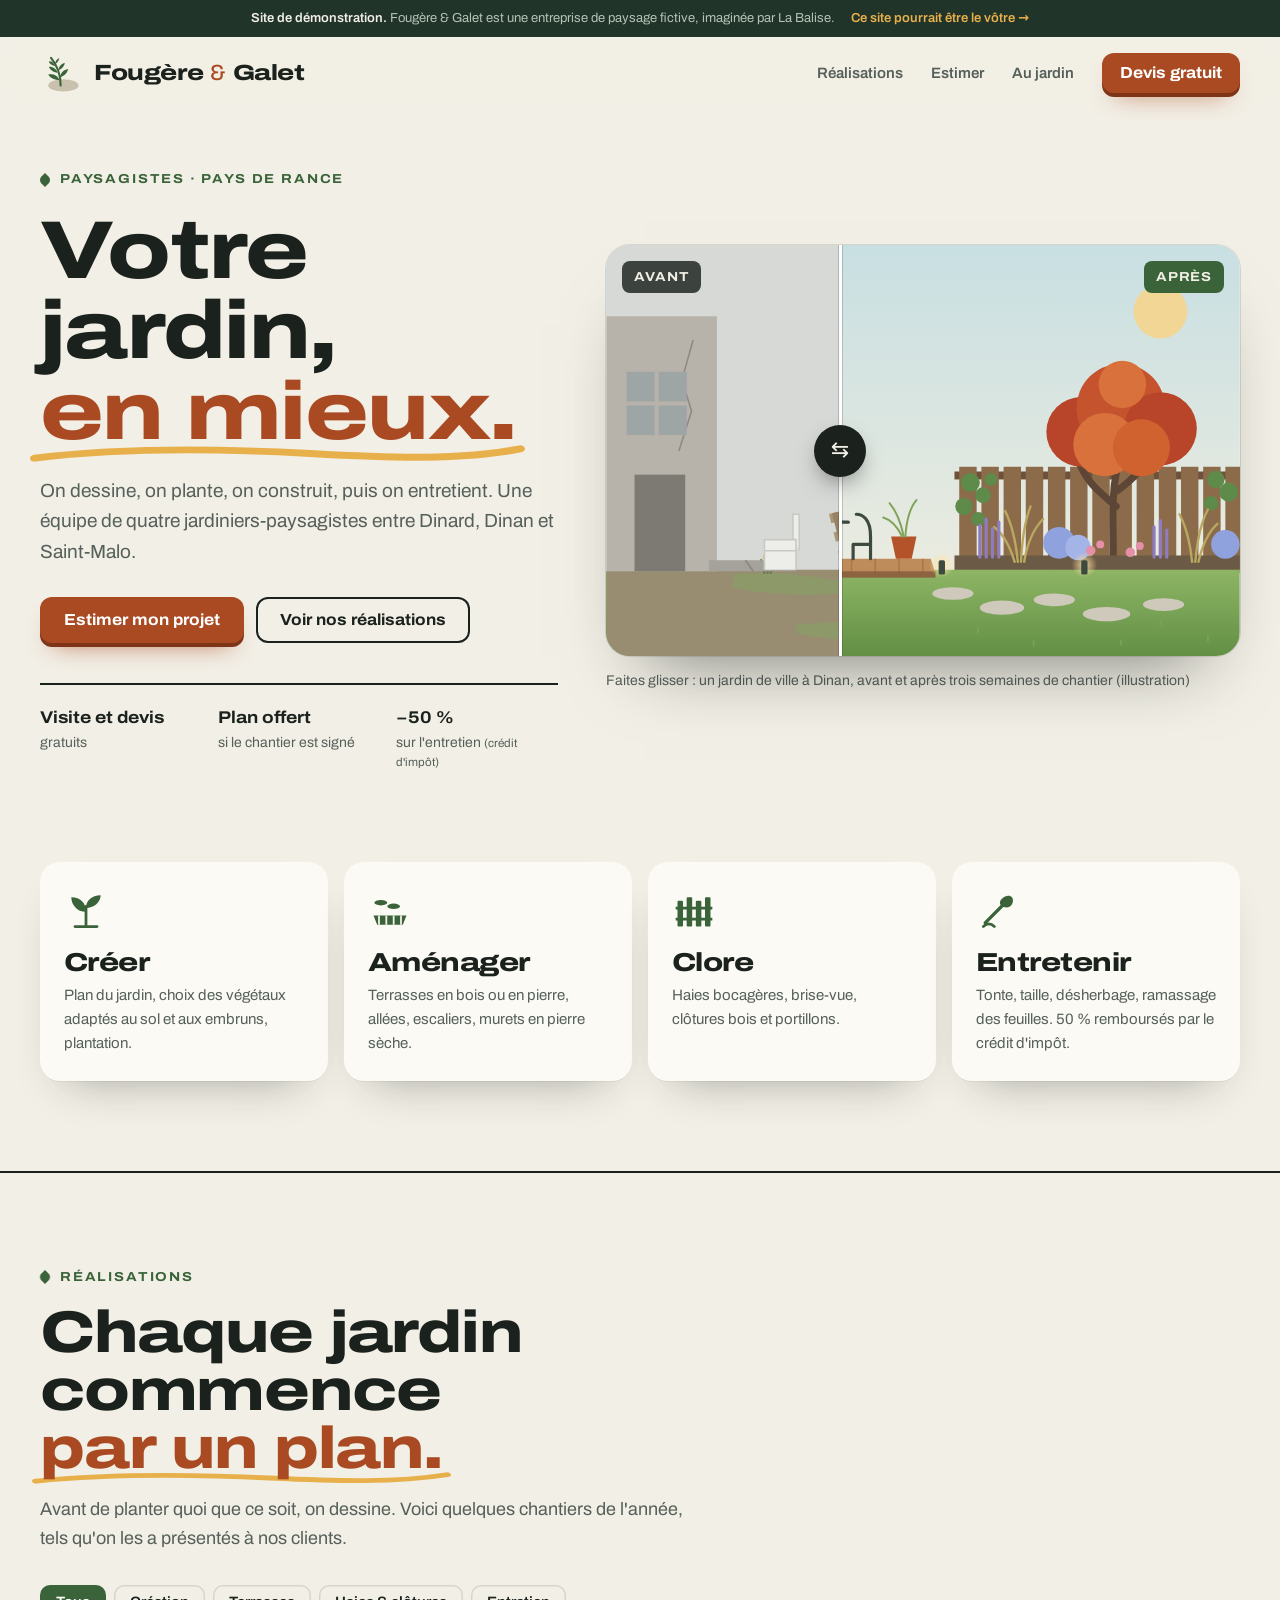
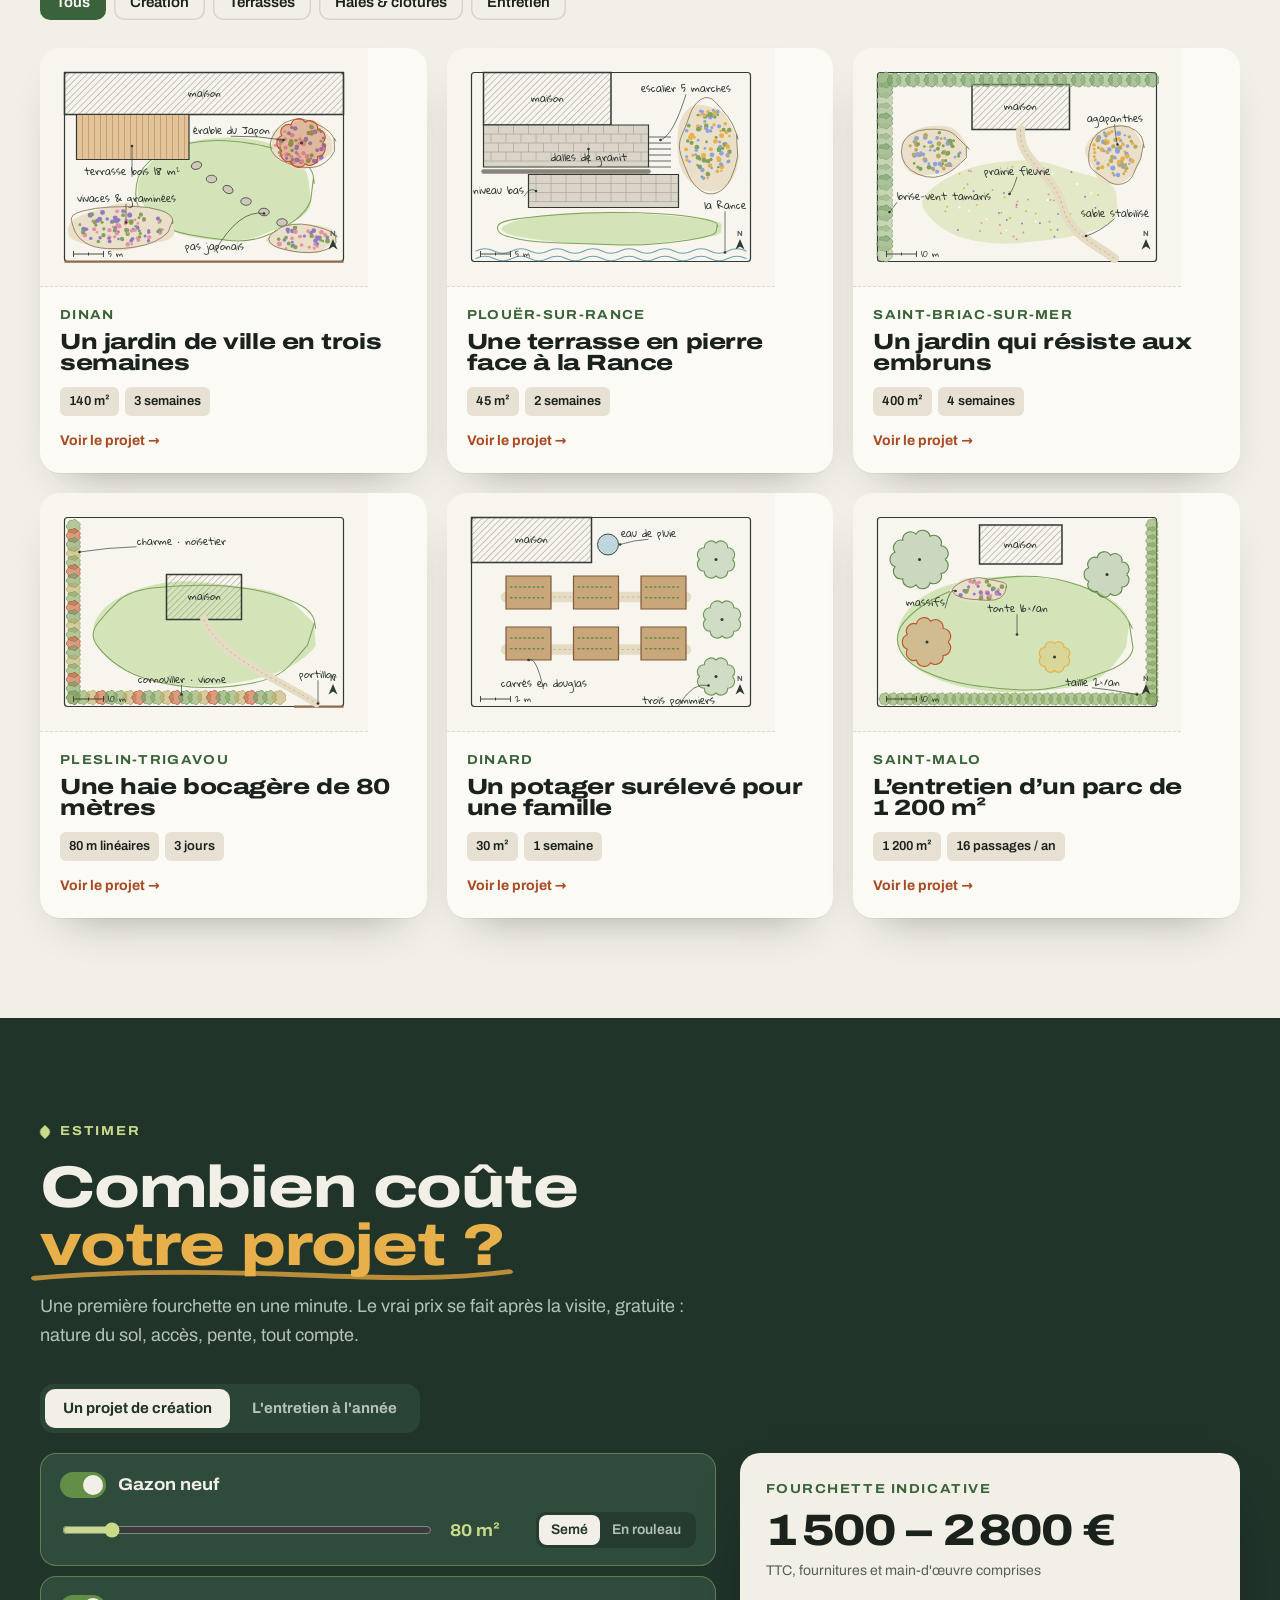
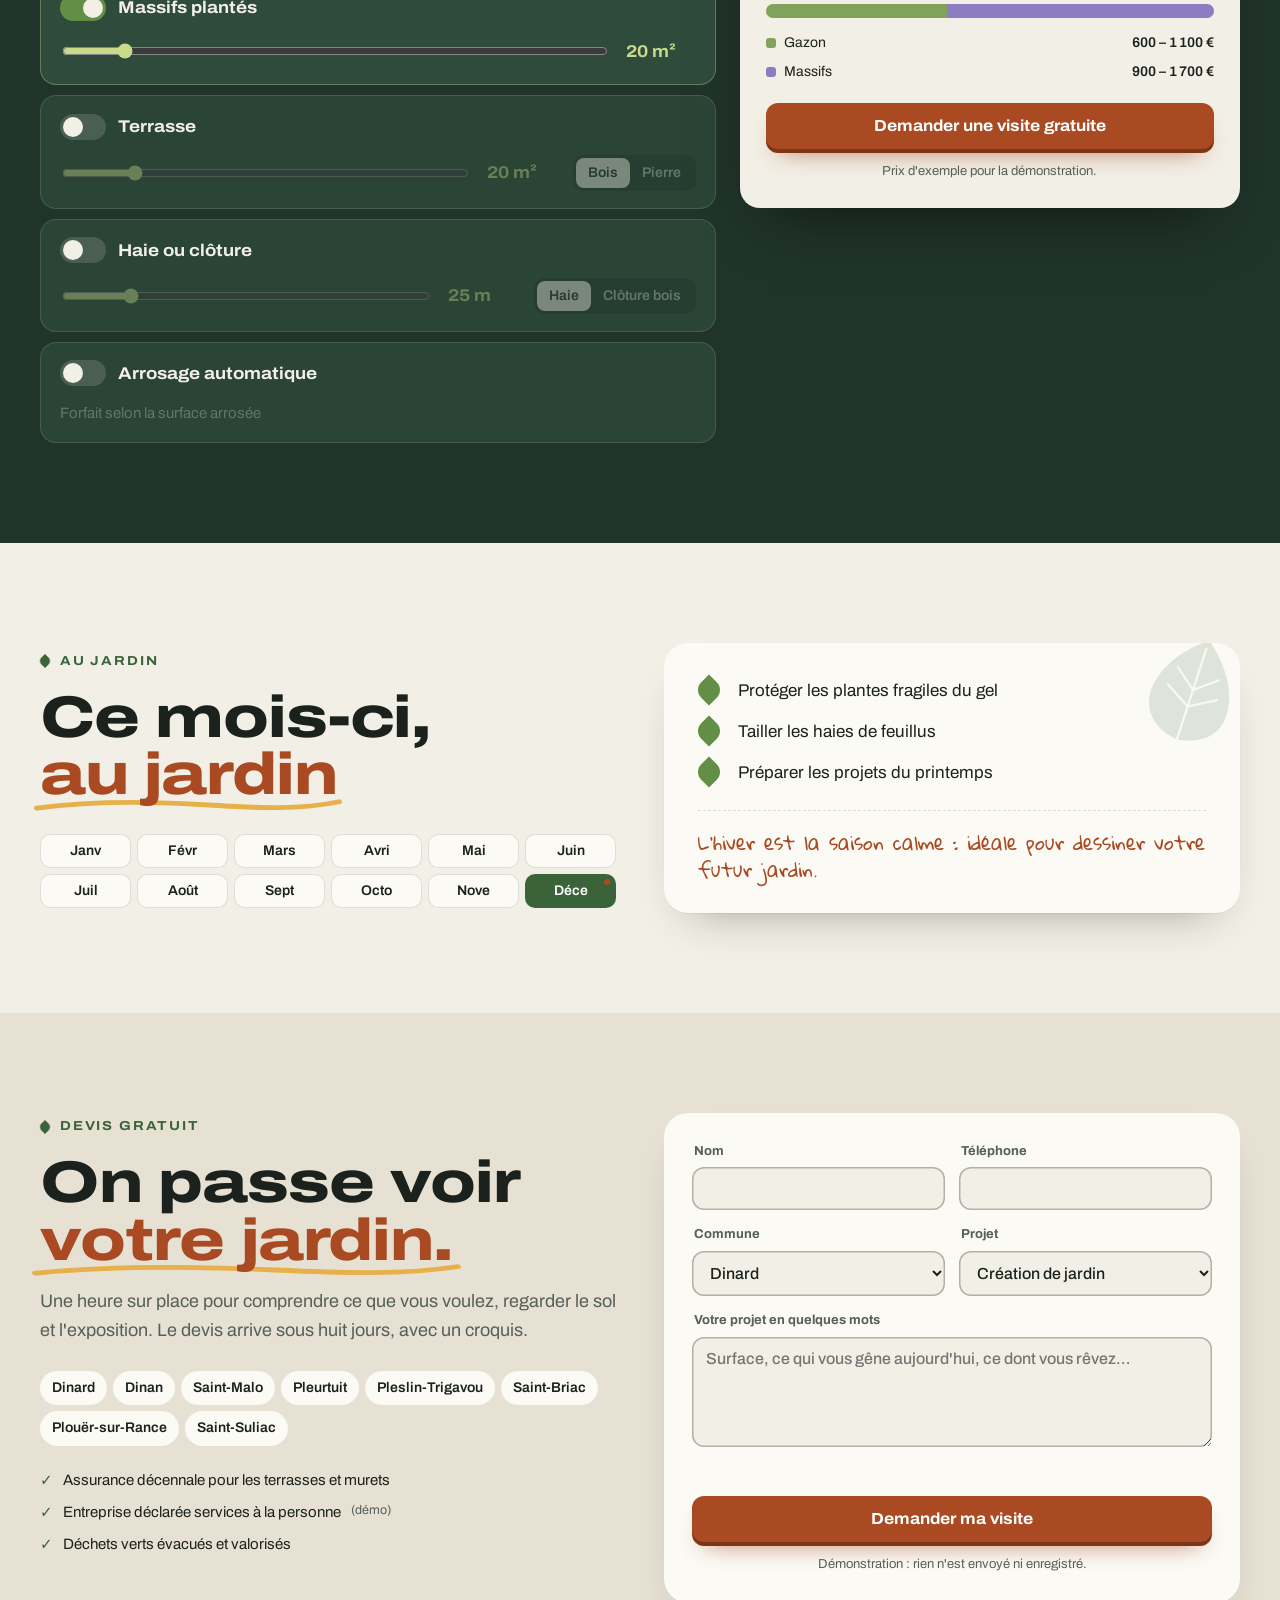
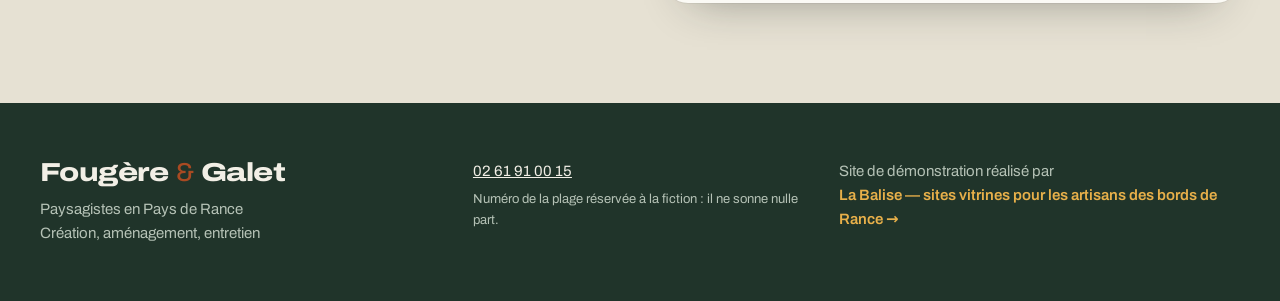
<file: exemples/paysagiste/index.html>
<!DOCTYPE html>
<html lang="fr">
<head>
<meta charset="UTF-8">
<meta name="viewport" content="width=device-width, initial-scale=1">
<title>Fougère &amp; Galet — paysagistes en Pays de Rance (démo La Balise)</title>
<meta name="description" content="Site de démonstration réalisé par La Balise : une entreprise de paysage fictive, avec ses réalisations, un estimateur de budget et le calcul du crédit d'impôt sur l'entretien.">
<meta name="robots" content="noindex, nofollow">
<meta name="theme-color" content="#F2EFE6">
<link rel="icon" href="/exemples/paysagiste/favicon.svg" type="image/svg+xml">
<link rel="preload" href="/exemples/paysagiste/fonts/archivo.woff2" as="font" type="font/woff2" crossorigin>
<link rel="stylesheet" href="/exemples/paysagiste/paysage.css">
<script src="/exemples/paysagiste/paysage.js" defer></script>
</head>
<body>

<div class="demo-bar">
  <p><strong>Site de démonstration.</strong> <span class="demo-long">Fougère &amp; Galet est une entreprise de paysage fictive, imaginée par La Balise.</span></p>
  <a href="https://www.labalise-html.fr/#contact">Ce site pourrait être le vôtre&nbsp;→</a>
</div>

<header class="top" data-top>
  <div class="wrap top-inner">
    <a class="brand" href="#accueil" aria-label="Fougère et Galet — accueil">
      <svg class="brand-mark" viewBox="0 0 64 64" aria-hidden="true">
        <ellipse cx="34" cy="50" rx="22" ry="9" fill="#C9C1AE"/>
        <path d="M30 50 C30 36 26 22 16 10" fill="none" stroke="#3A6339" stroke-width="3" stroke-linecap="round"/>
        <g fill="#3A6339">
          <path d="M28 42 C20 42 14 38 12 34 C20 33 26 36 28 42Z"/><path d="M29 38 C36 36 40 31 41 26 C34 27 30 32 29 38Z"/>
          <path d="M26 32 C19 31 14 27 13 23 C20 23 24 27 26 32Z"/><path d="M27 28 C33 25 36 21 36 17 C30 19 27 23 27 28Z"/>
          <path d="M22 22 C17 21 13 18 13 15 C18 15 21 18 22 22Z"/><path d="M22 19 C26 16 28 13 28 10 C24 12 22 15 22 19Z"/>
        </g>
      </svg>
      <span class="brand-name">Fougère <span class="amp">&amp;</span> Galet</span>
    </a>
    <nav class="nav" aria-label="Navigation principale">
      <a href="#realisations">Réalisations</a>
      <a href="#estimer">Estimer</a>
      <a href="#au-jardin">Au jardin</a>
    </nav>
    <a class="btn btn-terra top-cta" href="#visite">Devis gratuit</a>
  </div>
</header>

<main id="accueil">

  <!-- HERO -->
  <section class="hero" aria-labelledby="hero-title">
    <div class="wrap hero-grid">
      <div class="hero-copy">
        <p class="kicker">Paysagistes · Pays de Rance</p>
        <h1 id="hero-title">Votre jardin, <span class="h1-accent">en mieux.</span></h1>
        <p class="hero-lead">On dessine, on plante, on construit, puis on entretient. Une équipe de quatre jardiniers-paysagistes entre Dinard, Dinan et Saint-Malo.</p>
        <div class="hero-cta">
          <a class="btn btn-terra" href="#estimer">Estimer mon projet</a>
          <a class="btn btn-line" href="#realisations">Voir nos réalisations</a>
        </div>
        <ul class="hero-facts">
          <li><strong>Visite et devis</strong> gratuits</li>
          <li><strong>Plan offert</strong> si le chantier est signé</li>
          <li><strong>−50&nbsp;%</strong> sur l'entretien <small>(crédit d'impôt)</small></li>
        </ul>
      </div>

      <figure class="ba-card">
        <div class="ba" data-ba>
          <!-- APRÈS -->
          <svg class="ba-img" viewBox="0 0 800 520" aria-hidden="true">
            <defs>
              <linearGradient id="a-sky" x1="0" y1="0" x2="0" y2="1"><stop offset="0" stop-color="#C8DFE2"/><stop offset="1" stop-color="#F4EFDF"/></linearGradient>
              <linearGradient id="a-lawn" x1="0" y1="0" x2="0" y2="1"><stop offset="0" stop-color="#8DB564"/><stop offset="1" stop-color="#628F45"/></linearGradient>
              <radialGradient id="a-glow"><stop offset="0" stop-color="#FFE3A3" stop-opacity=".9"/><stop offset="1" stop-color="#FFE3A3" stop-opacity="0"/></radialGradient>
            </defs>
            <rect width="800" height="520" fill="url(#a-sky)"/>
            <circle cx="700" cy="84" r="34" fill="#F6D58E" opacity=".9"/>
            <!-- clôture neuve -->
            <g>
              <rect x="440" y="286" width="360" height="10" fill="#6E5139"/>
              <g fill="#8C6B4B">
                <rect x="446" y="280" width="22" height="130"/><rect x="474" y="280" width="22" height="130"/><rect x="502" y="280" width="22" height="130"/><rect x="530" y="280" width="22" height="130"/><rect x="558" y="280" width="22" height="130"/><rect x="586" y="280" width="22" height="130"/><rect x="614" y="280" width="22" height="130"/><rect x="642" y="280" width="22" height="130"/><rect x="670" y="280" width="22" height="130"/><rect x="698" y="280" width="22" height="130"/><rect x="726" y="280" width="22" height="130"/><rect x="754" y="280" width="22" height="130"/><rect x="782" y="280" width="22" height="130"/>
              </g>
              <g fill="#5E8A4A">
                <circle cx="460" cy="300" r="12"/><circle cx="476" cy="316" r="10"/><circle cx="452" cy="330" r="11"/><circle cx="470" cy="346" r="9"/><circle cx="486" cy="296" r="8"/>
                <circle cx="770" cy="296" r="11"/><circle cx="786" cy="312" r="12"/><circle cx="764" cy="326" r="9"/>
              </g>
            </g>
            <!-- érable du Japon -->
            <g>
              <path d="M640 412 C642 360 636 320 646 280 M644 330 C620 310 604 296 596 270 M646 310 C670 292 684 276 690 254" stroke="#5E4636" stroke-width="9" fill="none" stroke-linecap="round"/>
              <g class="canopy">
                <circle cx="600" cy="236" r="44" fill="#B8452A"/><circle cx="650" cy="206" r="56" fill="#C4532E"/><circle cx="700" cy="232" r="46" fill="#B8452A"/>
                <circle cx="630" cy="252" r="40" fill="#D9713C"/><circle cx="676" cy="256" r="36" fill="#D0622F"/><circle cx="652" cy="176" r="30" fill="#D9713C"/>
              </g>
            </g>
            <!-- massif en fond -->
            <rect x="440" y="392" width="360" height="22" fill="#6B5A45"/>
            <g class="grass" stroke="#B9A860" stroke-width="3" stroke-linecap="round" fill="none">
              <path d="M520 400 Q516 360 504 336"/><path d="M524 400 Q526 356 536 330"/><path d="M528 400 Q534 364 552 346"/><path d="M516 400 Q506 368 490 356"/>
              <path d="M740 400 Q736 362 724 340"/><path d="M744 400 Q748 356 760 334"/><path d="M748 400 Q756 366 772 352"/>
            </g>
            <g fill="#8E7CC3">
              <rect x="470" y="352" width="4" height="44" rx="2"/><rect x="478" y="344" width="4" height="52" rx="2"/><rect x="486" y="356" width="4" height="40" rx="2"/><rect x="494" y="348" width="4" height="48" rx="2"/>
              <rect x="690" y="354" width="4" height="42" rx="2"/><rect x="698" y="346" width="4" height="50" rx="2"/><rect x="706" y="358" width="4" height="38" rx="2"/>
            </g>
            <g><circle cx="572" cy="376" r="20" fill="#8FA2DD"/><circle cx="596" cy="382" r="16" fill="#A5B4E6"/><circle cx="782" cy="378" r="18" fill="#8FA2DD"/></g>
            <g fill="#E58FA8"><circle cx="612" cy="386" r="6"/><circle cx="624" cy="378" r="5"/><circle cx="662" cy="388" r="6"/><circle cx="674" cy="380" r="5"/></g>
            <!-- pelouse -->
            <rect x="0" y="410" width="800" height="110" fill="url(#a-lawn)"/>
            <g stroke="#79A553" stroke-width="2" stroke-linecap="round"><path d="M430 470 v-6 M470 490 v-7 M700 480 v-6 M760 500 v-7 M540 506 v-6 M650 505 v-6"/></g>
            <!-- pas japonais -->
            <g fill="#CFC9BC"><ellipse cx="438" cy="440" rx="26" ry="8"/><ellipse cx="500" cy="458" rx="28" ry="9"/><ellipse cx="566" cy="448" rx="26" ry="8"/><ellipse cx="632" cy="466" rx="30" ry="9"/><ellipse cx="704" cy="454" rx="26" ry="8"/></g>
            <!-- maison repeinte -->
            <rect x="0" y="90" width="140" height="322" fill="#EDE5D3"/>
            <rect x="26" y="160" width="76" height="80" fill="#BFD2D6"/><path d="M64 160 V240 M26 200 H102" stroke="#EDE5D3" stroke-width="5"/>
            <rect x="18" y="156" width="8" height="88" fill="#6F8F78"/><rect x="102" y="156" width="8" height="88" fill="#6F8F78"/>
            <rect x="36" y="290" width="64" height="122" fill="#6F8F78"/><circle cx="90" cy="352" r="3" fill="#E8B04A"/>
            <circle cx="118" cy="286" r="30" fill="url(#a-glow)"/><rect x="113" y="278" width="10" height="16" rx="2" fill="#3D4A3F"/><rect x="115" y="282" width="6" height="8" fill="#FFE3A3"/>
            <!-- terrasse bois -->
            <path d="M130 396 H410 L416 414 H130 Z" fill="#BE8C5B"/>
            <g stroke="#A7784C" stroke-width="2"><path d="M160 396 V414 M190 396 V414 M220 396 V414 M250 396 V414 M280 396 V414 M310 396 V414 M340 396 V414 M370 396 V414 M400 396 V414"/></g>
            <rect x="130" y="412" width="286" height="8" fill="#8E6440"/>
            <!-- table et chaises -->
            <g stroke="#3D4A3F" stroke-width="4" fill="none" stroke-linecap="round">
              <path d="M214 350 H306 M226 350 V396 M294 350 V396"/>
              <path d="M186 396 V368 M186 368 C186 346 196 340 204 340 M186 378 H208 M208 378 V396"/>
              <path d="M334 396 V368 M334 368 C334 346 324 340 316 340 M334 378 H312 M312 378 V396"/>
            </g>
            <g><path d="M366 396 L360 368 H392 L386 396Z" fill="#B4532A"/>
              <g class="grass" stroke="#7FA35A" stroke-width="2.5" stroke-linecap="round" fill="none"><path d="M376 368 Q370 340 358 326"/><path d="M378 368 Q380 336 392 322"/><path d="M374 368 Q364 348 350 344"/></g></g>
            <!-- bornes lumineuses -->
            <g><circle cx="424" cy="404" r="16" fill="url(#a-glow)"/><rect x="420" y="398" width="8" height="18" rx="2" fill="#3D4A3F"/>
              <circle cx="604" cy="404" r="16" fill="url(#a-glow)"/><rect x="600" y="398" width="8" height="18" rx="2" fill="#3D4A3F"/></g>
            <!-- papillon -->
            <g class="butterfly"><g class="wings" fill="#E8B04A"><path d="M0 0 C-10 -12 -16 -2 -10 4 C-6 8 -2 4 0 0Z"/><path d="M0 0 C10 -12 16 -2 10 4 C6 8 2 4 0 0Z"/></g><path d="M0 -4 V6" stroke="#3D4A3F" stroke-width="2"/></g>
          </svg>

          <!-- AVANT -->
          <div class="ba-before">
            <svg class="ba-img" viewBox="0 0 800 520" aria-hidden="true">
              <rect width="800" height="520" fill="#D5D9D6"/>
              <!-- vieille clôture -->
              <rect x="440" y="300" width="360" height="8" fill="#8A857B" transform="rotate(1.5 620 304)"/>
              <g fill="#A09A8E">
                <rect x="448" y="292" width="26" height="118" transform="rotate(-3 461 410)"/><rect x="482" y="296" width="26" height="114" transform="rotate(2 495 410)"/>
                <rect x="552" y="290" width="26" height="120" transform="rotate(-5 565 410)"/><rect x="586" y="300" width="26" height="110" transform="rotate(4 599 410)"/>
                <rect x="620" y="294" width="26" height="116" transform="rotate(-2 633 410)"/><rect x="690" y="298" width="26" height="112" transform="rotate(6 703 410)"/>
                <rect x="724" y="292" width="26" height="118" transform="rotate(-4 737 410)"/><rect x="760" y="296" width="26" height="114" transform="rotate(3 773 410)"/>
              </g>
              <!-- arbuste mort -->
              <g stroke="#7A6E5C" stroke-width="3" stroke-linecap="round" fill="none"><path d="M620 410 L618 350 M618 370 L596 340 M618 360 L644 330 M608 356 L600 326 M632 344 L646 312"/></g>
              <!-- sol et pelouse clairsemée -->
              <rect x="0" y="410" width="800" height="110" fill="#9B8D69"/>
              <g fill="#8C9A5E"><path d="M160 416 C220 410 280 420 330 432 C290 446 210 444 160 432Z"/><path d="M420 440 C480 430 560 436 610 452 C560 466 470 462 420 452Z"/><path d="M640 420 C700 414 760 420 800 428 V446 C740 448 680 440 640 432Z"/><path d="M240 480 C300 472 360 478 400 492 C350 504 280 500 240 490Z"/></g>
              <g stroke="#6F7B45" stroke-width="3" stroke-linecap="round" fill="none">
                <path d="M200 414 l-4 -16 M204 414 l2 -18 M208 414 l6 -14"/><path d="M520 412 l-4 -18 M524 412 l2 -20 M528 412 l6 -16"/><path d="M700 470 l-4 -16 M704 470 l2 -18"/><path d="M360 460 l-4 -14 M364 460 l3 -16"/>
              </g>
              <g fill="#D9C24A"><circle cx="202" cy="394" r="4"/><circle cx="526" cy="390" r="4"/><circle cx="702" cy="450" r="4"/><circle cx="470" cy="486" r="4"/></g>
              <!-- maison défraîchie -->
              <rect x="0" y="90" width="140" height="322" fill="#B8B3A8"/>
              <path d="M110 120 L96 170 L108 210 L92 260" stroke="#8F8A80" stroke-width="2" fill="none"/>
              <rect x="26" y="160" width="76" height="80" fill="#9DA5A6"/><path d="M64 160 V240 M26 200 H102" stroke="#B8B3A8" stroke-width="5"/>
              <rect x="36" y="290" width="64" height="122" fill="#7E7A73"/>
              <!-- dalle béton fissurée -->
              <rect x="130" y="398" width="110" height="14" fill="#A6A29A"/><path d="M176 398 L186 412" stroke="#8A867E" stroke-width="2"/>
              <!-- palette et chaise -->
              <g transform="rotate(-14 330 410)"><rect x="300" y="330" width="60" height="80" fill="none"/><g fill="#AE956A"><rect x="300" y="330" width="60" height="12"/><rect x="300" y="354" width="60" height="12"/><rect x="300" y="378" width="60" height="12"/><rect x="300" y="398" width="60" height="12"/></g><g fill="#9A825A"><rect x="304" y="330" width="8" height="80"/><rect x="348" y="330" width="8" height="80"/></g></g>
              <g fill="#EDEDE8" stroke="#C9C9C2" stroke-width="2"><path d="M200 410 V372 H240 V410 M200 386 H240 M236 372 V340 H244 V386"/></g>
            </svg>
          </div>

          <div class="ba-handle" aria-hidden="true"><span>⇆</span></div>
          <span class="ba-tag ba-tag-before" aria-hidden="true">Avant</span>
          <span class="ba-tag ba-tag-after" aria-hidden="true">Après</span>
          <input class="ba-range" type="range" min="0" max="100" value="50" aria-label="Comparer le jardin avant et après : vers la droite pour voir l'avant, vers la gauche pour l'après">
        </div>
        <figcaption>Faites glisser&nbsp;: un jardin de ville à Dinan, avant et après trois semaines de chantier <span class="muted">(illustration)</span></figcaption>
      </figure>
    </div>
  </section>

  <!-- SERVICES -->
  <section class="services" aria-label="Nos métiers">
    <div class="wrap">
      <ul class="service-grid">
        <li class="service">
          <svg viewBox="0 0 48 48" aria-hidden="true"><path d="M24 42 V20" stroke="currentColor" stroke-width="3" stroke-linecap="round"/><path d="M24 26 C14 26 8 18 8 10 C18 10 24 16 24 26Z M24 22 C32 22 40 16 40 8 C30 8 24 14 24 22Z" fill="currentColor"/><path d="M12 42 H36" stroke="currentColor" stroke-width="3" stroke-linecap="round"/></svg>
          <h2>Créer</h2>
          <p>Plan du jardin, choix des végétaux adaptés au sol et aux embruns, plantation.</p>
        </li>
        <li class="service">
          <svg viewBox="0 0 48 48" aria-hidden="true"><path d="M6 30 H42 L38 40 H10Z" fill="currentColor"/><path d="M12 30 V40 M20 30 V40 M28 30 V40 M36 30 V40" stroke="#F2EFE6" stroke-width="2"/><ellipse cx="14" cy="16" rx="7" ry="3" fill="currentColor"/><ellipse cx="28" cy="20" rx="7" ry="3" fill="currentColor"/></svg>
          <h2>Aménager</h2>
          <p>Terrasses en bois ou en pierre, allées, escaliers, murets en pierre sèche.</p>
        </li>
        <li class="service">
          <svg viewBox="0 0 48 48" aria-hidden="true"><g fill="currentColor"><rect x="6" y="14" width="6" height="28" rx="1"/><rect x="16" y="10" width="6" height="32" rx="1"/><rect x="26" y="14" width="6" height="28" rx="1"/><rect x="36" y="10" width="6" height="32" rx="1"/></g><path d="M4 22 H44 M4 34 H44" stroke="currentColor" stroke-width="3"/></svg>
          <h2>Clore</h2>
          <p>Haies bocagères, brise-vue, clôtures bois et portillons.</p>
        </li>
        <li class="service">
          <svg viewBox="0 0 48 48" aria-hidden="true"><path d="M10 38 L30 18" stroke="currentColor" stroke-width="3.5" stroke-linecap="round"/><path d="M28 12 C34 6 42 8 40 16 C38 22 32 22 28 20 C26 18 25 15 28 12Z" fill="currentColor"/><path d="M8 42 C12 38 16 38 20 42" stroke="currentColor" stroke-width="3" fill="none" stroke-linecap="round"/></svg>
          <h2>Entretenir</h2>
          <p>Tonte, taille, désherbage, ramassage des feuilles. 50&nbsp;% remboursés par le crédit d'impôt.</p>
        </li>
      </ul>
    </div>
  </section>

  <!-- RÉALISATIONS -->
  <section class="works" id="realisations" aria-labelledby="works-title">
    <div class="wrap">
      <div class="section-head">
        <p class="kicker">Réalisations</p>
        <h2 id="works-title">Chaque jardin commence <span class="h-accent">par un plan.</span></h2>
        <p class="section-lead">Avant de planter quoi que ce soit, on dessine. Voici quelques chantiers de l'année, tels qu'on les a présentés à nos clients.</p>
      </div>
      <div class="filters" role="group" aria-label="Filtrer les réalisations">
        <button type="button" class="chip is-on" data-filter="all" aria-pressed="true">Tous</button>
        <button type="button" class="chip" data-filter="creation" aria-pressed="false">Création</button>
        <button type="button" class="chip" data-filter="terrasse" aria-pressed="false">Terrasses</button>
        <button type="button" class="chip" data-filter="cloture" aria-pressed="false">Haies &amp; clôtures</button>
        <button type="button" class="chip" data-filter="entretien" aria-pressed="false">Entretien</button>
      </div>
      <ul class="work-grid" data-works></ul>
    </div>
  </section>

  <dialog class="work-dialog" data-dialog aria-labelledby="dlg-title">
    <button type="button" class="dlg-close" data-dialog-close aria-label="Fermer">×</button>
    <div class="dlg-grid">
      <div class="dlg-plan" data-dlg-plan></div>
      <div class="dlg-body">
        <p class="kicker" data-dlg-town></p>
        <h3 id="dlg-title" data-dlg-title></h3>
        <dl class="dlg-facts" data-dlg-facts></dl>
        <h4>Ce que voulait le client</h4>
        <p data-dlg-want></p>
        <h4>Ce qu'on a fait</h4>
        <p data-dlg-did></p>
        <a class="btn btn-terra" href="#visite" data-dialog-close>Un projet comme celui-ci&nbsp;?</a>
      </div>
    </div>
  </dialog>

  <!-- ESTIMER -->
  <section class="estimate" id="estimer" aria-labelledby="estimer-title">
    <div class="wrap">
      <div class="section-head">
        <p class="kicker kicker-light">Estimer</p>
        <h2 id="estimer-title">Combien coûte <span class="h-accent">votre projet&nbsp;?</span></h2>
        <p class="section-lead">Une première fourchette en une minute. Le vrai prix se fait après la visite, gratuite&nbsp;: nature du sol, accès, pente, tout compte.</p>
      </div>

      <div class="tabs" role="tablist" aria-label="Type d'estimation">
        <button type="button" role="tab" class="tab" id="tab-creation" aria-controls="panel-creation" aria-selected="true">Un projet de création</button>
        <button type="button" role="tab" class="tab" id="tab-entretien" aria-controls="panel-entretien" aria-selected="false" tabindex="-1">L'entretien à l'année</button>
      </div>

      <!-- création -->
      <div class="est-grid" id="panel-creation" role="tabpanel" aria-labelledby="tab-creation">
        <div class="est-items" data-est-items>
          <div class="item is-on" data-item="gazon">
            <label class="switch"><input type="checkbox" checked data-toggle><span class="switch-ui" aria-hidden="true"></span><span class="item-name">Gazon neuf</span></label>
            <div class="item-ctrl">
              <input type="range" min="10" max="600" step="10" value="80" data-qty aria-label="Surface de gazon en mètres carrés"><output data-out>80&nbsp;m²</output>
              <div class="seg" role="group" aria-label="Type de gazon"><button type="button" data-opt="seme" aria-pressed="true">Semé</button><button type="button" data-opt="rouleau" aria-pressed="false">En rouleau</button></div>
            </div>
          </div>
          <div class="item is-on" data-item="massifs">
            <label class="switch"><input type="checkbox" checked data-toggle><span class="switch-ui" aria-hidden="true"></span><span class="item-name">Massifs plantés</span></label>
            <div class="item-ctrl">
              <input type="range" min="5" max="150" step="5" value="20" data-qty aria-label="Surface de massifs en mètres carrés"><output data-out>20&nbsp;m²</output>
            </div>
          </div>
          <div class="item" data-item="terrasse">
            <label class="switch"><input type="checkbox" data-toggle><span class="switch-ui" aria-hidden="true"></span><span class="item-name">Terrasse</span></label>
            <div class="item-ctrl">
              <input type="range" min="8" max="80" step="2" value="20" data-qty aria-label="Surface de terrasse en mètres carrés"><output data-out>20&nbsp;m²</output>
              <div class="seg" role="group" aria-label="Matériau de la terrasse"><button type="button" data-opt="bois" aria-pressed="true">Bois</button><button type="button" data-opt="pierre" aria-pressed="false">Pierre</button></div>
            </div>
          </div>
          <div class="item" data-item="cloture">
            <label class="switch"><input type="checkbox" data-toggle><span class="switch-ui" aria-hidden="true"></span><span class="item-name">Haie ou clôture</span></label>
            <div class="item-ctrl">
              <input type="range" min="5" max="120" step="5" value="25" data-qty aria-label="Longueur en mètres linéaires"><output data-out>25&nbsp;m</output>
              <div class="seg" role="group" aria-label="Haie ou clôture"><button type="button" data-opt="haie" aria-pressed="true">Haie</button><button type="button" data-opt="bois" aria-pressed="false">Clôture bois</button></div>
            </div>
          </div>
          <div class="item" data-item="arrosage">
            <label class="switch"><input type="checkbox" data-toggle><span class="switch-ui" aria-hidden="true"></span><span class="item-name">Arrosage automatique</span></label>
            <div class="item-ctrl"><p class="item-note">Forfait selon la surface arrosée</p></div>
          </div>
        </div>

        <aside class="est-result" aria-live="polite">
          <p class="res-label">Fourchette indicative</p>
          <p class="res-range"><span data-min>0</span>&nbsp;–&nbsp;<span data-max>0</span>&nbsp;€</p>
          <p class="res-sub">TTC, fournitures et main-d'œuvre comprises</p>
          <div class="res-bar" data-bar aria-hidden="true"></div>
          <ul class="res-legend" data-legend></ul>
          <a class="btn btn-terra btn-block" href="#visite" data-est-go>Demander une visite gratuite</a>
          <p class="fine">Prix d'exemple pour la démonstration.</p>
        </aside>
      </div>

      <!-- entretien -->
      <div class="est-grid" id="panel-entretien" role="tabpanel" aria-labelledby="tab-entretien" hidden>
        <div class="est-items">
          <div class="item is-on">
            <p class="item-name">Surface à entretenir</p>
            <div class="item-ctrl">
              <input type="range" min="100" max="3000" step="50" value="500" data-m-surface aria-label="Surface à entretenir en mètres carrés"><output data-m-out>500&nbsp;m²</output>
            </div>
          </div>
          <div class="item is-on">
            <p class="item-name">Fréquence</p>
            <div class="plans" role="radiogroup" aria-label="Fréquence des passages">
              <label class="plan"><input type="radio" name="freq" value="8"><span><strong>Essentiel</strong>8 passages / an</span></label>
              <label class="plan"><input type="radio" name="freq" value="16" checked><span><strong>Régulier</strong>16 passages / an</span></label>
              <label class="plan"><input type="radio" name="freq" value="26"><span><strong>Soigné</strong>26 passages / an</span></label>
            </div>
          </div>
          <p class="tax-note">L'entretien du jardin fait partie des services à la personne&nbsp;: la moitié de la dépense revient en crédit d'impôt (dans la limite de 5&nbsp;000&nbsp;€ de dépenses par an et par foyer). Avec l'avance immédiate de l'Urssaf, vous ne payez que votre moitié dès la facture. La création (terrasse, plantation neuve) n'y ouvre pas droit.</p>
        </div>

        <aside class="est-result" aria-live="polite">
          <p class="res-label">Contrat d'entretien</p>
          <dl class="m-lines">
            <div><dt>Prix annuel</dt><dd data-m-year></dd></div>
            <div class="m-credit"><dt>Crédit d'impôt (50&nbsp;%)</dt><dd data-m-credit></dd></div>
          </dl>
          <p class="res-range res-range-m"><span data-m-net>0</span>&nbsp;€<small>&nbsp;/ an</small></p>
          <p class="res-sub">soit <strong data-m-month></strong> par mois, ce qui vous reste vraiment à payer</p>
          <div class="half" aria-hidden="true"><span class="half-you">Vous</span><span class="half-state">Crédit d'impôt</span></div>
          <a class="btn btn-terra btn-block" href="#visite" data-m-go>Demander une visite gratuite</a>
          <p class="fine">Prix d'exemple pour la démonstration (42&nbsp;€ de l'heure).</p>
        </aside>
      </div>
    </div>
  </section>

  <!-- CE MOIS-CI AU JARDIN -->
  <section class="season" id="au-jardin" aria-labelledby="season-title">
    <div class="wrap season-grid">
      <div>
        <p class="kicker">Au jardin</p>
        <h2 id="season-title">Ce mois-ci, <span class="h-accent" data-season-month>au jardin</span></h2>
        <div class="months" role="group" aria-label="Choisir un mois" data-months></div>
      </div>
      <div class="season-card" data-season-card aria-live="polite">
        <svg class="season-leaf" viewBox="0 0 120 120" aria-hidden="true"><path data-leaf d="M60 108 C60 70 58 40 60 12 C84 30 100 56 96 80 C92 98 76 106 60 108Z M60 108 C44 106 28 98 24 80 C20 56 36 30 60 12" fill="#3A6339"/><path d="M60 108 V20 M60 60 L80 44 M60 76 L84 62 M60 60 L40 44 M60 76 L36 62" stroke="#F2EFE6" stroke-width="2" fill="none" stroke-linecap="round"/></svg>
        <ul class="season-list" data-season-list></ul>
        <p class="season-proverb" data-season-proverb></p>
      </div>
    </div>
  </section>

  <!-- VISITE -->
  <section class="visit" id="visite" aria-labelledby="visite-title">
    <div class="wrap visit-grid">
      <div>
        <p class="kicker">Devis gratuit</p>
        <h2 id="visite-title">On passe voir <span class="h-accent">votre jardin.</span></h2>
        <p class="section-lead">Une heure sur place pour comprendre ce que vous voulez, regarder le sol et l'exposition. Le devis arrive sous huit jours, avec un croquis.</p>
        <ul class="zone" aria-label="Communes où nous intervenons">
          <li>Dinard</li><li>Dinan</li><li>Saint-Malo</li><li>Pleurtuit</li><li>Pleslin-Trigavou</li><li>Saint-Briac</li><li>Plouër-sur-Rance</li><li>Saint-Suliac</li>
        </ul>
        <ul class="trust">
          <li>Assurance décennale pour les terrasses et murets</li>
          <li>Entreprise déclarée services à la personne <small>(démo)</small></li>
          <li>Déchets verts évacués et valorisés</li>
        </ul>
      </div>

      <form class="visit-form" data-visit novalidate>
        <div class="v-grid">
          <label class="field"><span>Nom</span><input type="text" name="nom" autocomplete="name" required></label>
          <label class="field"><span>Téléphone</span><input type="tel" name="tel" autocomplete="tel" required></label>
          <label class="field"><span>Commune</span>
            <select name="commune"><option>Dinard</option><option>Dinan</option><option>Saint-Malo</option><option>Pleurtuit</option><option>Pleslin-Trigavou</option><option>Saint-Briac</option><option>Plouër-sur-Rance</option><option>Saint-Suliac</option><option>Autre commune</option></select>
          </label>
          <label class="field"><span>Projet</span>
            <select name="projet"><option>Création de jardin</option><option>Terrasse ou allée</option><option>Haie ou clôture</option><option>Entretien à l'année</option></select>
          </label>
          <label class="field field-wide"><span>Votre projet en quelques mots</span><textarea name="message" rows="4" data-visit-msg placeholder="Surface, ce qui vous gêne aujourd'hui, ce dont vous rêvez…"></textarea></label>
        </div>
        <p class="form-error" data-visit-error role="alert"></p>
        <button type="submit" class="btn btn-terra btn-block">Demander ma visite</button>
        <p class="fine">Démonstration&nbsp;: rien n'est envoyé ni enregistré.</p>
      </form>
      <div class="visit-done" data-visit-done hidden tabindex="-1">
        <svg viewBox="0 0 120 90" aria-hidden="true" class="sprout"><path class="sprout-stem" d="M60 84 V40" stroke="#3A6339" stroke-width="5" stroke-linecap="round"/><path class="sprout-l" d="M60 54 C44 54 34 44 32 32 C48 32 58 40 60 54Z" fill="#3A6339"/><path class="sprout-r" d="M60 46 C74 44 84 34 86 22 C70 22 62 32 60 46Z" fill="#628F45"/><ellipse cx="60" cy="86" rx="30" ry="5" fill="#C9C1AE"/></svg>
        <h3>C'est noté, <span data-done-name></span>&nbsp;!</h3>
        <p data-done-text></p>
        <p class="fine">Ceci est une démonstration&nbsp;: aucune demande n'a été envoyée.</p>
        <button type="button" class="btn btn-line" data-done-reset>Faire une autre demande</button>
      </div>
    </div>
  </section>
</main>

<footer class="foot">
  <div class="wrap foot-grid">
    <div>
      <p class="brand-name brand-name-foot">Fougère <span class="amp">&amp;</span> Galet</p>
      <p>Paysagistes en Pays de Rance<br>Création, aménagement, entretien</p>
    </div>
    <div>
      <p><a href="tel:+33261910015">02&nbsp;61&nbsp;91&nbsp;00&nbsp;15</a></p>
      <p class="foot-small">Numéro de la plage réservée à la fiction&nbsp;: il ne sonne nulle part.</p>
    </div>
    <div class="foot-credit">
      <p>Site de démonstration réalisé par</p>
      <a href="https://www.labalise-html.fr/">La Balise&nbsp;— sites vitrines pour les artisans des bords de Rance&nbsp;→</a>
    </div>
  </div>
</footer>

<div class="sticky-cta" data-sticky>
  <a class="btn btn-terra btn-block" href="#visite">Visite et devis gratuits</a>
</div>

</body>
</html>
</file>
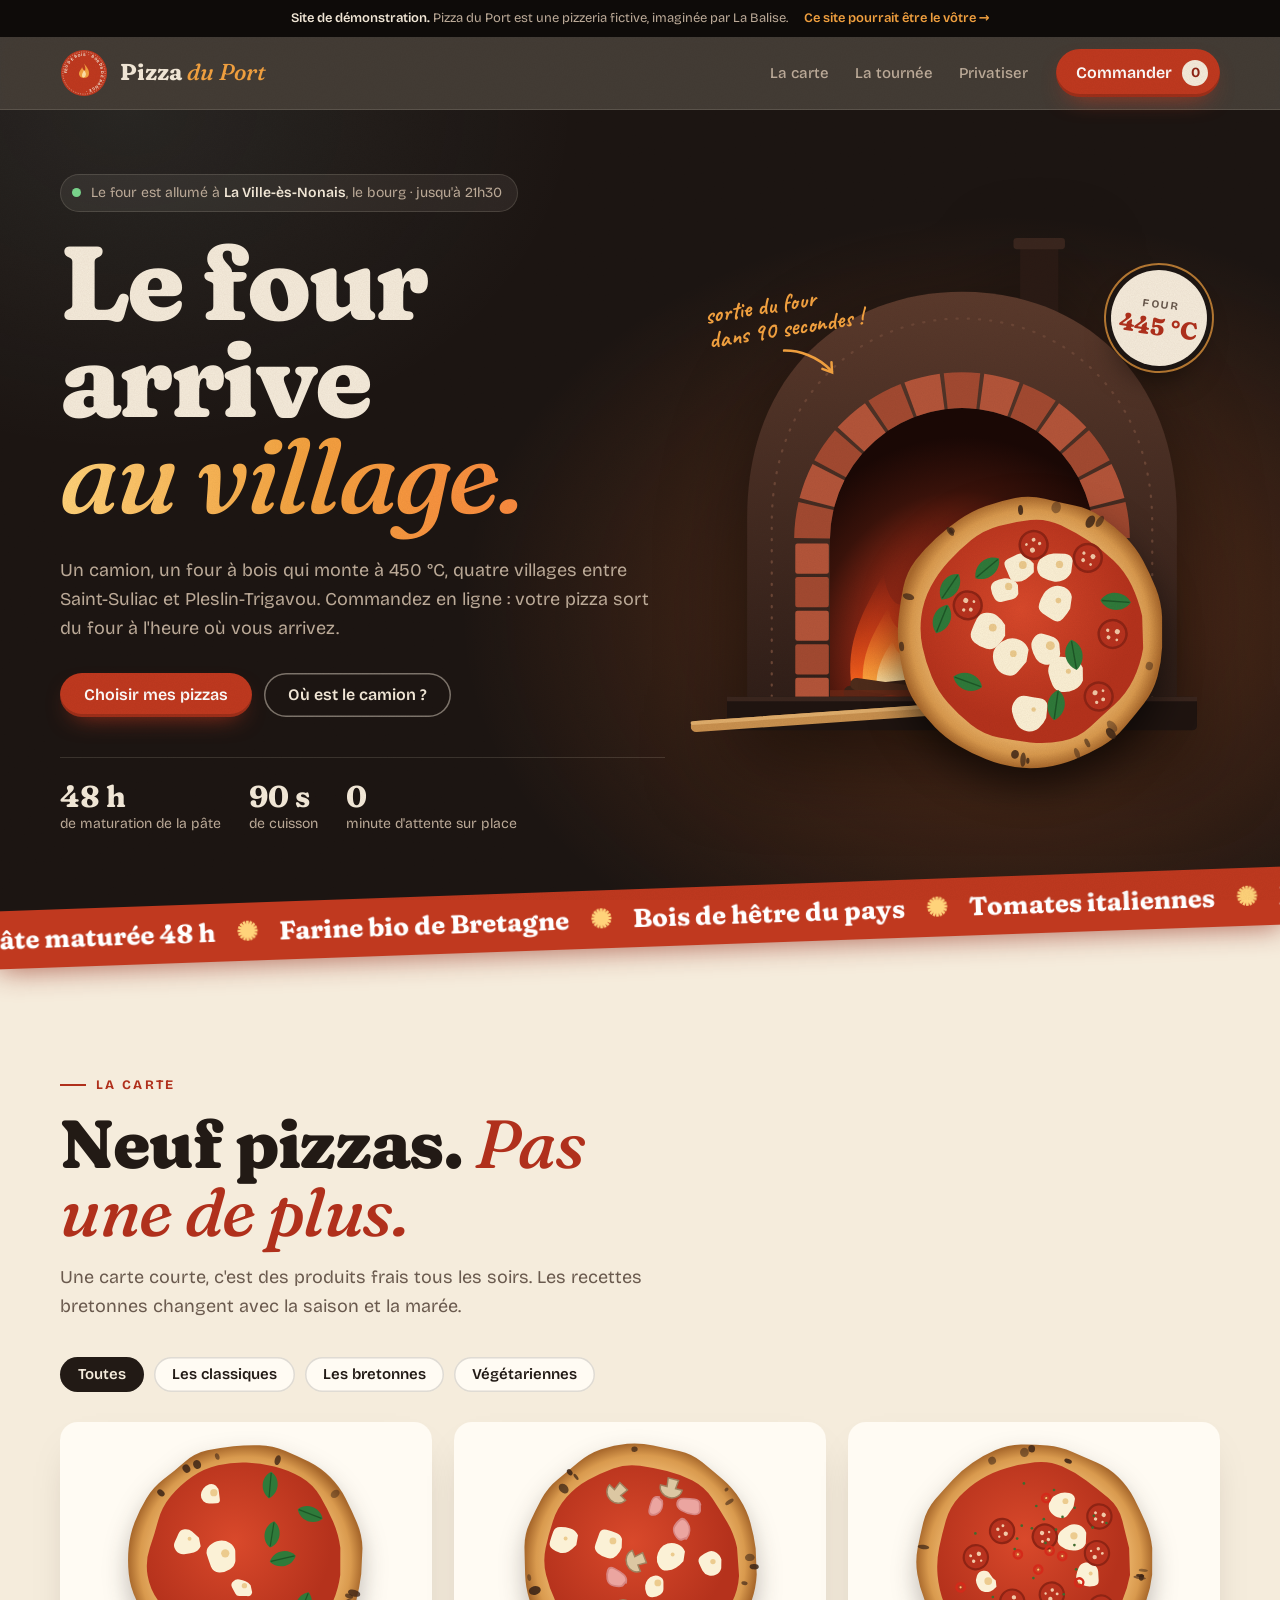
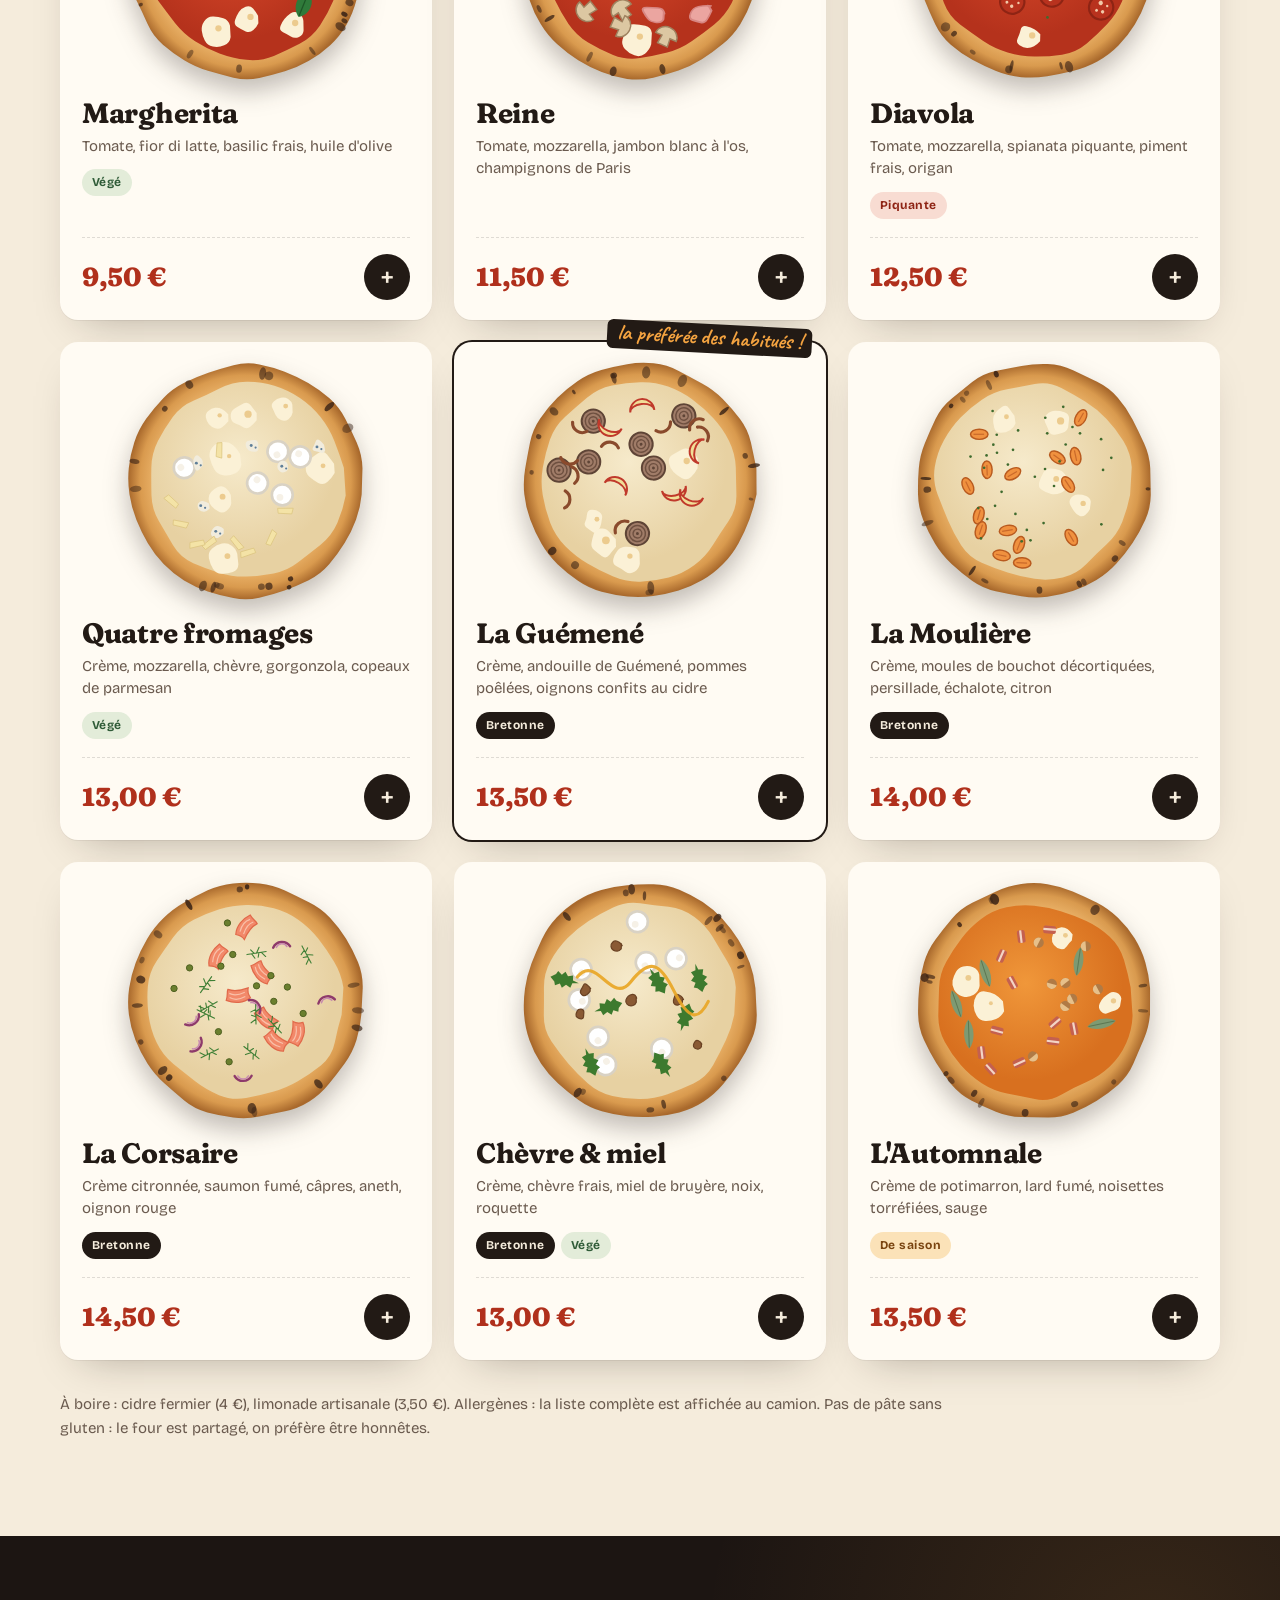
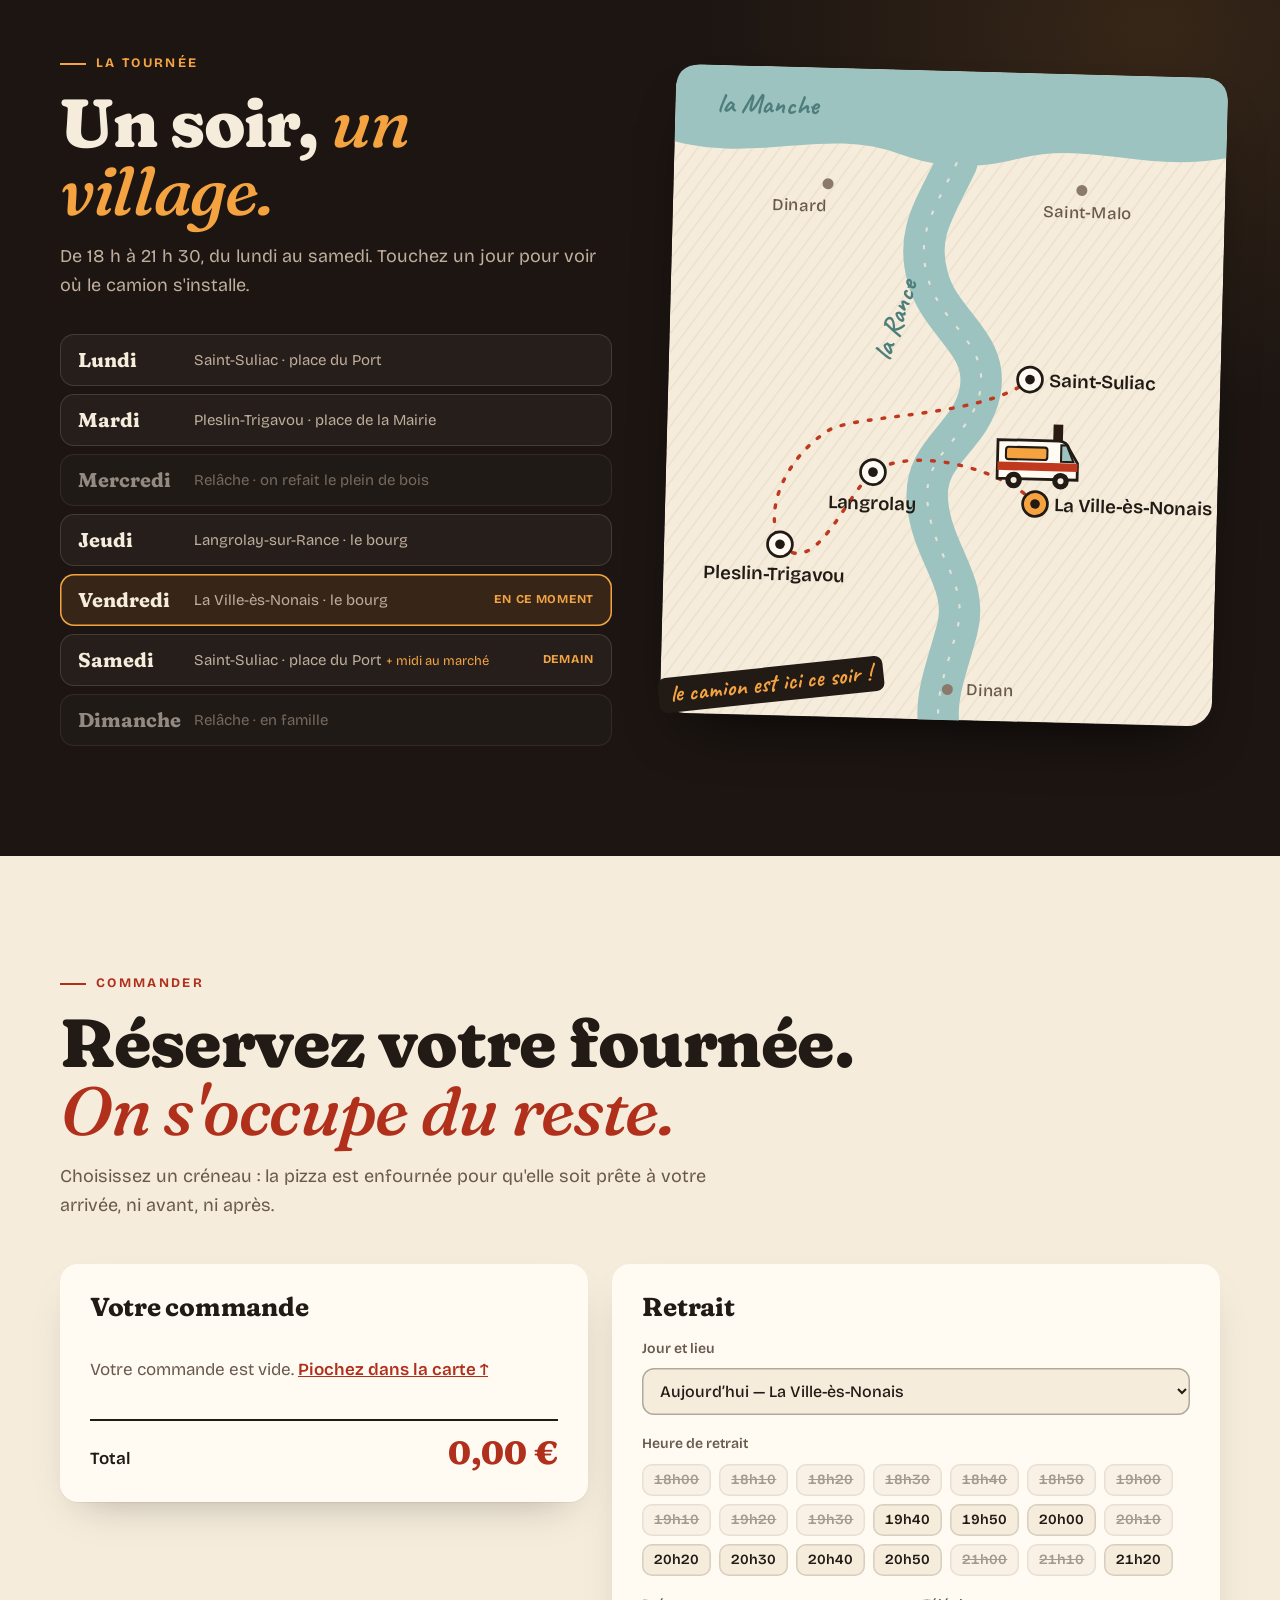
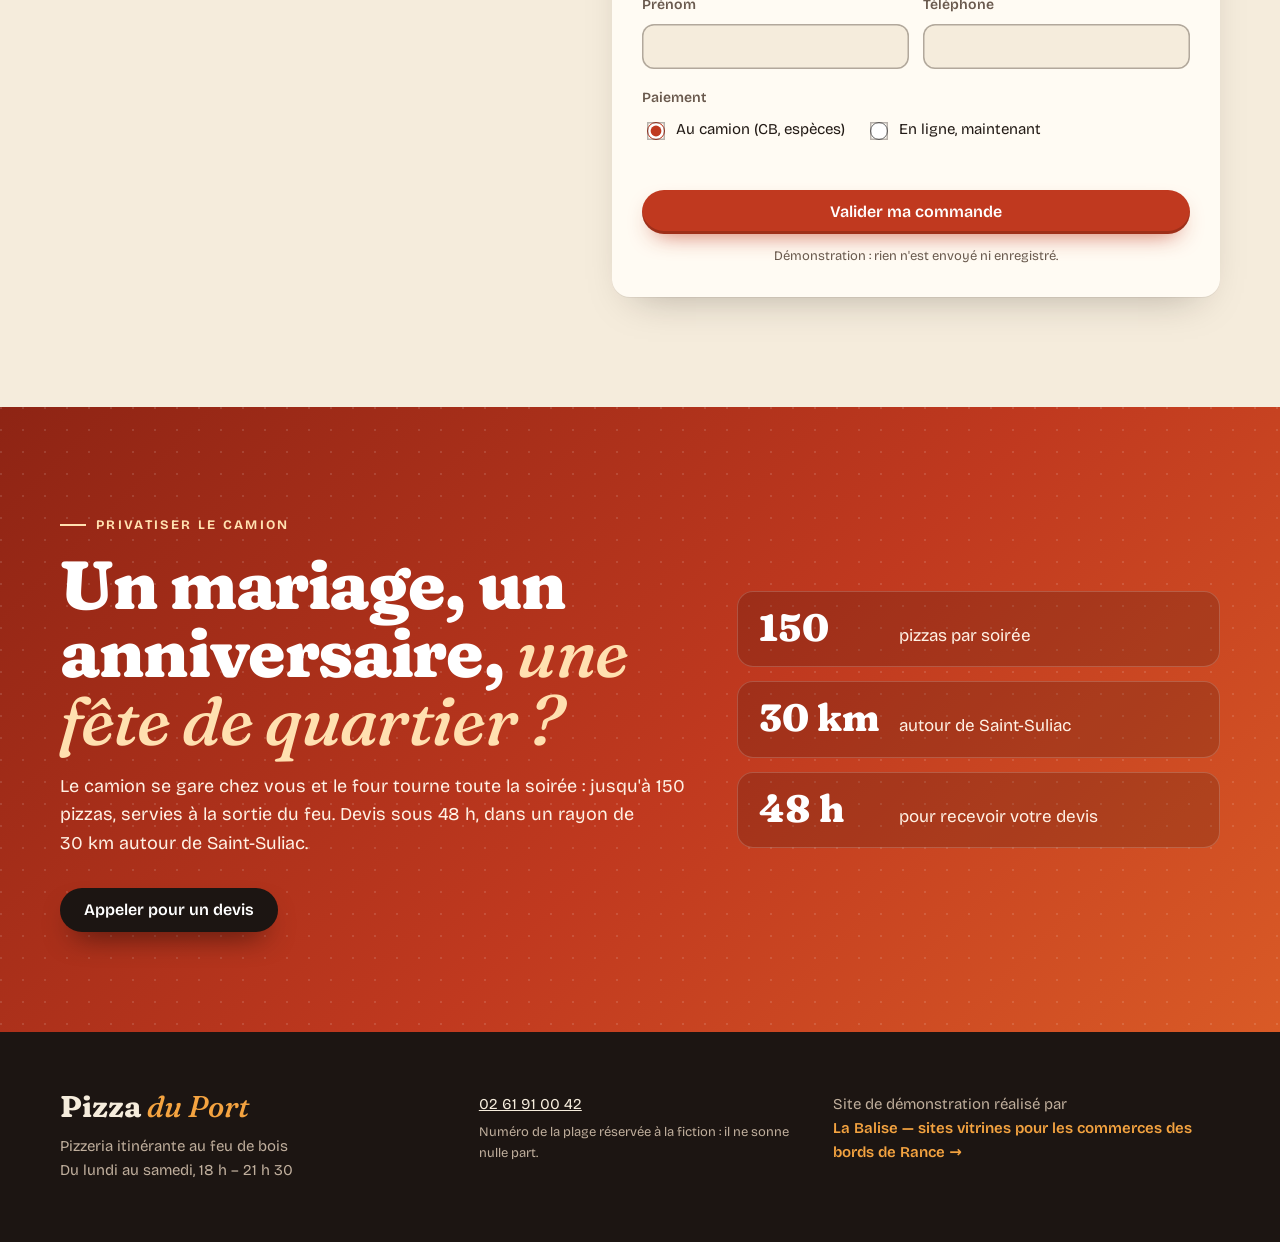
<file: exemples/pizza-du-port/index.html>
<!DOCTYPE html>
<html lang="fr">
<head>
<meta charset="UTF-8">
<meta name="viewport" content="width=device-width, initial-scale=1">
<title>Pizza du Port — pizzas au feu de bois, bords de Rance (démo La Balise)</title>
<meta name="description" content="Site de démonstration réalisé par La Balise : une pizzeria itinérante fictive des bords de Rance, avec sa carte, sa tournée du jour et la commande en ligne.">
<meta name="robots" content="noindex, nofollow">
<meta name="theme-color" content="#1C1512">
<link rel="icon" href="/exemples/pizza-du-port/favicon.svg" type="image/svg+xml">
<link rel="preload" href="/exemples/pizza-du-port/fonts/fraunces-soft.woff2" as="font" type="font/woff2" crossorigin>
<link rel="preload" href="/exemples/pizza-du-port/fonts/bricolage.woff2" as="font" type="font/woff2" crossorigin>
<link rel="stylesheet" href="/exemples/pizza-du-port/pizza.css">
<script src="/exemples/pizza-du-port/pizza.js" defer></script>
</head>
<body>

<!-- Bandeau de démonstration : rend le caractère fictif évident -->
<div class="demo-bar">
  <p><strong>Site de démonstration.</strong> <span class="demo-long">Pizza du Port est une pizzeria fictive, imaginée par La Balise.</span></p>
  <a href="https://www.labalise-html.fr/#contact">Ce site pourrait être le vôtre&nbsp;→</a>
</div>

<header class="top" data-top>
  <div class="wrap top-inner">
    <a class="brand" href="#accueil" aria-label="Pizza du Port — accueil">
      <svg class="brand-stamp" viewBox="0 0 100 100" aria-hidden="true">
        <defs><path id="stamp-ring" d="M50 50 m-36 0 a36 36 0 1 1 72 0 a36 36 0 1 1 -72 0"/></defs>
        <circle cx="50" cy="50" r="48" fill="#C0391F"/>
        <circle cx="50" cy="50" r="44" fill="none" stroke="#F5ECDC" stroke-width="1.2" stroke-dasharray="2 3"/>
        <text class="stamp-text"><textPath href="#stamp-ring">FEU DE BOIS · BORDS DE RANCE · </textPath></text>
        <path d="M50 30 C58 40 62 46 60 54 C58 62 42 62 40 54 C38 47 44 44 46 38 C48 44 52 46 52 46 C54 40 52 35 50 30Z" fill="#F4A340"/>
        <path d="M50 44 C54 49 55 53 53 57 C51 60 47 60 46 56 C45 52 48 50 50 44Z" fill="#FFE3A8"/>
      </svg>
      <span class="brand-name">Pizza <em>du Port</em></span>
    </a>
    <nav class="nav" aria-label="Navigation principale">
      <a href="#carte">La carte</a>
      <a href="#tournee">La tournée</a>
      <a href="#privatiser">Privatiser</a>
    </nav>
    <a class="btn btn-fire cart-link" href="#commander">
      <span>Commander</span>
      <span class="cart-count" data-cart-count aria-label="0 pizza dans la commande">0</span>
    </a>
  </div>
</header>

<main id="accueil">

  <!-- HERO : le four -->
  <section class="hero" aria-labelledby="hero-title">
    <canvas class="embers" data-embers aria-hidden="true"></canvas>
    <div class="wrap hero-grid">
      <div class="hero-copy">
        <p class="live" data-live>
          <span class="live-dot" aria-hidden="true"></span>
          <span data-live-text>Du lundi au samedi, sur les bords de Rance</span>
        </p>
        <h1 id="hero-title">Le four arrive <em>au village.</em></h1>
        <p class="hero-lead">Un camion, un four à bois qui monte à 450&nbsp;°C, quatre villages entre Saint-Suliac et Pleslin-Trigavou. Commandez en ligne&nbsp;: votre pizza sort du four à l'heure où vous arrivez.</p>
        <div class="hero-cta">
          <a class="btn btn-fire" href="#carte">Choisir mes pizzas</a>
          <a class="btn btn-ghost" href="#tournee">Où est le camion&nbsp;?</a>
        </div>
        <ul class="hero-facts" aria-label="En bref">
          <li><strong>48&nbsp;h</strong> de maturation de la pâte</li>
          <li><strong>90&nbsp;s</strong> de cuisson</li>
          <li><strong>0</strong> minute d'attente sur place</li>
        </ul>
      </div>

      <div class="oven" aria-hidden="true">
        <div class="oven-glow"></div>
        <svg class="oven-svg" viewBox="0 0 420 440">
          <defs>
            <radialGradient id="oven-inside" cx="50%" cy="85%" r="75%">
              <stop offset="0" stop-color="#FF9A3C"/>
              <stop offset="0.35" stop-color="#B8321A"/>
              <stop offset="0.75" stop-color="#3A120A"/>
              <stop offset="1" stop-color="#1A0805"/>
            </radialGradient>
            <linearGradient id="oven-dome" x1="0" y1="0" x2="0" y2="1">
              <stop offset="0" stop-color="#5B3A2C"/>
              <stop offset="1" stop-color="#2E1D17"/>
            </linearGradient>
            <linearGradient id="flame-a" x1="0" y1="1" x2="0" y2="0">
              <stop offset="0" stop-color="#FF6A1F"/>
              <stop offset="1" stop-color="#FF3D12" stop-opacity="0"/>
            </linearGradient>
            <linearGradient id="flame-b" x1="0" y1="1" x2="0" y2="0">
              <stop offset="0" stop-color="#FFB547"/>
              <stop offset="1" stop-color="#FF8A2A" stop-opacity="0"/>
            </linearGradient>
            <linearGradient id="flame-c" x1="0" y1="1" x2="0" y2="0">
              <stop offset="0" stop-color="#FFF1C4"/>
              <stop offset="1" stop-color="#FFD37A" stop-opacity="0"/>
            </linearGradient>
          </defs>
          <!-- chimney -->
          <rect x="262" y="0" width="34" height="70" rx="3" fill="#2A1A14"/>
          <rect x="256" y="0" width="46" height="10" rx="3" fill="#3A261E"/>
          <!-- dome -->
          <path d="M18 430 V250 C18 120 105 48 210 48 C315 48 402 120 402 250 V430 Z" fill="url(#oven-dome)"/>
          <path d="M40 430 V255 C40 140 118 72 210 72 C302 72 380 140 380 255 V430" fill="none" stroke="#6B4636" stroke-width="2" stroke-dasharray="1 9" stroke-linecap="round"/>
          <!-- opening -->
          <path d="M92 410 V270 A118 118 0 0 1 328 270 V410 Z" fill="url(#oven-inside)"/>
          <!-- logs + flames -->
          <g class="fire">
            <path class="flame flame-a" d="M112 404 C104 360 124 330 140 300 C144 330 160 338 168 312 C182 344 196 356 190 404 Z" fill="url(#flame-a)"/>
            <path class="flame flame-b" d="M122 404 C118 372 132 352 144 330 C148 352 160 356 166 340 C176 364 180 380 176 404 Z" fill="url(#flame-b)"/>
            <path class="flame flame-c" d="M134 404 C132 386 140 372 148 360 C152 374 160 376 162 368 C168 382 166 394 164 404 Z" fill="url(#flame-c)"/>
            <rect x="104" y="396" width="92" height="12" rx="6" fill="#3B2216" transform="rotate(-6 150 402)"/>
            <rect x="110" y="398" width="84" height="11" rx="5.5" fill="#4E2C1B" transform="rotate(8 150 402)"/>
          </g>
          <!-- sole -->
          <rect x="92" y="404" width="236" height="8" fill="#6E2A16" opacity=".7"/>
          <!-- arch bricks -->
          <g class="bricks">
            <path d="M328.0 268.6 L360.0 268.2 A150 150 0 0 0 356.1 235.9 L324.9 243.1 A118 118 0 0 1 328.0 268.6Z" fill="#A34A31"/>
            <path d="M324.2 240.4 L355.2 232.4 A150 150 0 0 0 343.6 201.9 L315.1 216.4 A118 118 0 0 1 324.2 240.4Z" fill="#B4553A"/>
            <path d="M313.8 213.9 L342.0 198.7 A150 150 0 0 0 323.5 171.9 L299.3 192.8 A118 118 0 0 1 313.8 213.9Z" fill="#A34A31"/>
            <path d="M297.4 190.7 L321.1 169.2 A150 150 0 0 0 296.7 147.6 L278.2 173.7 A118 118 0 0 1 297.4 190.7Z" fill="#B4553A"/>
            <path d="M275.9 172.1 L293.7 145.5 A150 150 0 0 0 264.9 130.4 L253.2 160.2 A118 118 0 0 1 275.9 172.1Z" fill="#A34A31"/>
            <path d="M250.5 159.2 L261.5 129.1 A150 150 0 0 0 229.9 121.3 L225.6 153.0 A118 118 0 0 1 250.5 159.2Z" fill="#B4553A"/>
            <path d="M222.8 152.7 L226.3 120.9 A150 150 0 0 0 193.7 120.9 L197.2 152.7 A118 118 0 0 1 222.8 152.7Z" fill="#A34A31"/>
            <path d="M194.4 153.0 L190.1 121.3 A150 150 0 0 0 158.5 129.1 L169.5 159.2 A118 118 0 0 1 194.4 153.0Z" fill="#B4553A"/>
            <path d="M166.8 160.2 L155.1 130.4 A150 150 0 0 0 126.3 145.5 L144.1 172.1 A118 118 0 0 1 166.8 160.2Z" fill="#A34A31"/>
            <path d="M141.8 173.7 L123.3 147.6 A150 150 0 0 0 98.9 169.2 L122.6 190.7 A118 118 0 0 1 141.8 173.7Z" fill="#B4553A"/>
            <path d="M120.7 192.8 L96.5 171.9 A150 150 0 0 0 78.0 198.7 L106.2 213.9 A118 118 0 0 1 120.7 192.8Z" fill="#A34A31"/>
            <path d="M104.9 216.4 L76.4 201.9 A150 150 0 0 0 64.8 232.4 L95.8 240.4 A118 118 0 0 1 104.9 216.4Z" fill="#B4553A"/>
            <path d="M95.1 243.1 L63.9 235.9 A150 150 0 0 0 60.0 268.2 L92.0 268.6 A118 118 0 0 1 95.1 243.1Z" fill="#A34A31"/>
            <rect x="61" y="273" width="30" height="27" rx="2" fill="#B4553A"/>
            <rect x="61" y="303" width="30" height="27" rx="2" fill="#A34A31"/>
            <rect x="61" y="333" width="30" height="27" rx="2" fill="#B4553A"/>
            <rect x="61" y="363" width="30" height="27" rx="2" fill="#A34A31"/>
            <rect x="61" y="393" width="30" height="27" rx="2" fill="#B4553A"/>
            <rect x="329" y="273" width="30" height="27" rx="2" fill="#B4553A"/>
            <rect x="329" y="303" width="30" height="27" rx="2" fill="#A34A31"/>
            <rect x="329" y="333" width="30" height="27" rx="2" fill="#B4553A"/>
            <rect x="329" y="363" width="30" height="27" rx="2" fill="#A34A31"/>
            <rect x="329" y="393" width="30" height="27" rx="2" fill="#B4553A"/>
          </g>
          <!-- base -->
          <rect x="0" y="410" width="420" height="30" rx="4" fill="#1F1410"/>
          <rect x="0" y="410" width="420" height="4" fill="#3A261E"/>
        </svg>
        <!-- pizza on the peel -->
        <div class="peel">
          <svg class="peel-handle" viewBox="0 0 300 40"><rect x="0" y="14" width="300" height="12" rx="6" fill="#C9914F"/><rect x="0" y="14" width="300" height="4" rx="2" fill="#E0AE6C"/></svg>
          <svg class="hero-pizza" data-pizza="hero" viewBox="0 0 100 100"></svg>
        </div>
        <div class="thermo">
          <span class="thermo-label">Four</span>
          <span class="thermo-val"><span data-temp>430</span>&nbsp;°C</span>
        </div>
        <p class="chalk chalk-hero">sortie du four<br>dans 90 secondes&nbsp;!</p>
      </div>
    </div>
  </section>

  <!-- BANDEAU -->
  <div class="ticker" aria-label="Nos engagements">
    <div class="ticker-track">
      <p>Pâte maturée 48&nbsp;h <span aria-hidden="true">✺</span> Farine bio de Bretagne <span aria-hidden="true">✺</span> Bois de hêtre du pays <span aria-hidden="true">✺</span> Tomates italiennes <span aria-hidden="true">✺</span> Mozzarella fior di latte <span aria-hidden="true">✺</span> Cuisson 90 secondes <span aria-hidden="true">✺</span></p>
      <p aria-hidden="true">Pâte maturée 48&nbsp;h <span>✺</span> Farine bio de Bretagne <span>✺</span> Bois de hêtre du pays <span>✺</span> Tomates italiennes <span>✺</span> Mozzarella fior di latte <span>✺</span> Cuisson 90 secondes <span>✺</span></p>
    </div>
  </div>

  <!-- LA CARTE -->
  <section class="menu" id="carte" aria-labelledby="carte-title">
    <div class="wrap">
      <div class="section-head">
        <p class="kicker">La carte</p>
        <h2 id="carte-title">Neuf pizzas. <em>Pas une de plus.</em></h2>
        <p class="section-lead">Une carte courte, c'est des produits frais tous les soirs. Les recettes bretonnes changent avec la saison et la marée.</p>
      </div>

      <div class="filters" role="group" aria-label="Filtrer la carte">
        <button type="button" class="chip is-on" data-filter="all" aria-pressed="true">Toutes</button>
        <button type="button" class="chip" data-filter="classique" aria-pressed="false">Les classiques</button>
        <button type="button" class="chip" data-filter="bretonne" aria-pressed="false">Les bretonnes</button>
        <button type="button" class="chip" data-filter="vege" aria-pressed="false">Végétariennes</button>
      </div>

      <ul class="menu-grid" data-menu>
        <li class="dish" data-id="margherita" data-cat="classique vege">
          <svg class="dish-pizza" data-pizza="margherita" viewBox="0 0 100 100" aria-hidden="true"></svg>
          <div class="dish-body">
            <h3>Margherita</h3>
            <p>Tomate, fior di latte, basilic frais, huile d'olive</p>
            <ul class="tags"><li class="tag tag-vege">Végé</li></ul>
          </div>
          <div class="dish-foot">
            <span class="price">9,50&nbsp;€</span>
            <button type="button" class="add" data-add aria-label="Ajouter une Margherita à la commande">+</button>
          </div>
        </li>
        <li class="dish" data-id="reine" data-cat="classique">
          <svg class="dish-pizza" data-pizza="reine" viewBox="0 0 100 100" aria-hidden="true"></svg>
          <div class="dish-body">
            <h3>Reine</h3>
            <p>Tomate, mozzarella, jambon blanc à l'os, champignons de Paris</p>
          </div>
          <div class="dish-foot">
            <span class="price">11,50&nbsp;€</span>
            <button type="button" class="add" data-add aria-label="Ajouter une Reine à la commande">+</button>
          </div>
        </li>
        <li class="dish" data-id="diavola" data-cat="classique">
          <svg class="dish-pizza" data-pizza="diavola" viewBox="0 0 100 100" aria-hidden="true"></svg>
          <div class="dish-body">
            <h3>Diavola</h3>
            <p>Tomate, mozzarella, spianata piquante, piment frais, origan</p>
            <ul class="tags"><li class="tag tag-hot">Piquante</li></ul>
          </div>
          <div class="dish-foot">
            <span class="price">12,50&nbsp;€</span>
            <button type="button" class="add" data-add aria-label="Ajouter une Diavola à la commande">+</button>
          </div>
        </li>
        <li class="dish" data-id="fromages" data-cat="classique vege">
          <svg class="dish-pizza" data-pizza="fromages" viewBox="0 0 100 100" aria-hidden="true"></svg>
          <div class="dish-body">
            <h3>Quatre fromages</h3>
            <p>Crème, mozzarella, chèvre, gorgonzola, copeaux de parmesan</p>
            <ul class="tags"><li class="tag tag-vege">Végé</li></ul>
          </div>
          <div class="dish-foot">
            <span class="price">13,00&nbsp;€</span>
            <button type="button" class="add" data-add aria-label="Ajouter une Quatre fromages à la commande">+</button>
          </div>
        </li>
        <li class="dish dish-star" data-id="guemene" data-cat="bretonne">
          <p class="chalk chalk-star" aria-hidden="true">la préférée des habitués&nbsp;!</p>
          <svg class="dish-pizza" data-pizza="guemene" viewBox="0 0 100 100" aria-hidden="true"></svg>
          <div class="dish-body">
            <h3>La Guémené</h3>
            <p>Crème, andouille de Guémené, pommes poêlées, oignons confits au cidre</p>
            <ul class="tags"><li class="tag tag-bzh">Bretonne</li></ul>
          </div>
          <div class="dish-foot">
            <span class="price">13,50&nbsp;€</span>
            <button type="button" class="add" data-add aria-label="Ajouter une Guémené à la commande">+</button>
          </div>
        </li>
        <li class="dish" data-id="mouliere" data-cat="bretonne">
          <svg class="dish-pizza" data-pizza="mouliere" viewBox="0 0 100 100" aria-hidden="true"></svg>
          <div class="dish-body">
            <h3>La Moulière</h3>
            <p>Crème, moules de bouchot décortiquées, persillade, échalote, citron</p>
            <ul class="tags"><li class="tag tag-bzh">Bretonne</li></ul>
          </div>
          <div class="dish-foot">
            <span class="price">14,00&nbsp;€</span>
            <button type="button" class="add" data-add aria-label="Ajouter une Moulière à la commande">+</button>
          </div>
        </li>
        <li class="dish" data-id="corsaire" data-cat="bretonne">
          <svg class="dish-pizza" data-pizza="corsaire" viewBox="0 0 100 100" aria-hidden="true"></svg>
          <div class="dish-body">
            <h3>La Corsaire</h3>
            <p>Crème citronnée, saumon fumé, câpres, aneth, oignon rouge</p>
            <ul class="tags"><li class="tag tag-bzh">Bretonne</li></ul>
          </div>
          <div class="dish-foot">
            <span class="price">14,50&nbsp;€</span>
            <button type="button" class="add" data-add aria-label="Ajouter une Corsaire à la commande">+</button>
          </div>
        </li>
        <li class="dish" data-id="chevre" data-cat="bretonne vege">
          <svg class="dish-pizza" data-pizza="chevre" viewBox="0 0 100 100" aria-hidden="true"></svg>
          <div class="dish-body">
            <h3>Chèvre &amp; miel</h3>
            <p>Crème, chèvre frais, miel de bruyère, noix, roquette</p>
            <ul class="tags"><li class="tag tag-bzh">Bretonne</li><li class="tag tag-vege">Végé</li></ul>
          </div>
          <div class="dish-foot">
            <span class="price">13,00&nbsp;€</span>
            <button type="button" class="add" data-add aria-label="Ajouter une Chèvre et miel à la commande">+</button>
          </div>
        </li>
        <li class="dish dish-season" data-id="automne" data-cat="bretonne">
          <svg class="dish-pizza" data-pizza="automne" viewBox="0 0 100 100" aria-hidden="true"></svg>
          <div class="dish-body">
            <h3>L'Automnale</h3>
            <p>Crème de potimarron, lard fumé, noisettes torréfiées, sauge</p>
            <ul class="tags"><li class="tag tag-new">De saison</li></ul>
          </div>
          <div class="dish-foot">
            <span class="price">13,50&nbsp;€</span>
            <button type="button" class="add" data-add aria-label="Ajouter une Automnale à la commande">+</button>
          </div>
        </li>
      </ul>
      <p class="menu-note">À boire&nbsp;: cidre fermier (4&nbsp;€), limonade artisanale (3,50&nbsp;€). Allergènes&nbsp;: la liste complète est affichée au camion. Pas de pâte sans gluten&nbsp;: le four est partagé, on préfère être honnêtes.</p>
    </div>
  </section>

  <!-- LA TOURNÉE -->
  <section class="tour" id="tournee" aria-labelledby="tournee-title">
    <div class="wrap tour-grid">
      <div>
        <div class="section-head">
          <p class="kicker">La tournée</p>
          <h2 id="tournee-title">Un soir, <em>un village.</em></h2>
          <p class="section-lead">De 18&nbsp;h à 21&nbsp;h&nbsp;30, du lundi au samedi. Touchez un jour pour voir où le camion s'installe.</p>
        </div>
        <ol class="days" data-days>
          <li><button type="button" class="day" data-day="1" data-stop="suliac"><span class="day-name">Lundi</span><span class="day-place">Saint-Suliac · place du Port</span><span class="day-state" data-state></span></button></li>
          <li><button type="button" class="day" data-day="2" data-stop="pleslin"><span class="day-name">Mardi</span><span class="day-place">Pleslin-Trigavou · place de la Mairie</span><span class="day-state" data-state></span></button></li>
          <li><button type="button" class="day day-off" data-day="3" disabled><span class="day-name">Mercredi</span><span class="day-place">Relâche · on refait le plein de bois</span></button></li>
          <li><button type="button" class="day" data-day="4" data-stop="langrolay"><span class="day-name">Jeudi</span><span class="day-place">Langrolay-sur-Rance · le bourg</span><span class="day-state" data-state></span></button></li>
          <li><button type="button" class="day" data-day="5" data-stop="ville"><span class="day-name">Vendredi</span><span class="day-place">La Ville-ès-Nonais · le bourg</span><span class="day-state" data-state></span></button></li>
          <li><button type="button" class="day" data-day="6" data-stop="suliac"><span class="day-name">Samedi</span><span class="day-place">Saint-Suliac · place du Port <small>+ midi au marché</small></span><span class="day-state" data-state></span></button></li>
          <li><button type="button" class="day day-off" data-day="0" disabled><span class="day-name">Dimanche</span><span class="day-place">Relâche · en famille</span></button></li>
        </ol>
      </div>

      <figure class="map" aria-label="Carte de la tournée sur les bords de Rance">
        <svg viewBox="0 0 400 470" class="map-svg" role="img" aria-labelledby="map-title">
          <title id="map-title">Les quatre villages de la tournée, de part et d'autre de la Rance, entre Saint-Malo et Dinan</title>
          <defs>
            <pattern id="map-hatch" width="8" height="8" patternUnits="userSpaceOnUse" patternTransform="rotate(35)">
              <line x1="0" y1="0" x2="0" y2="8" stroke="#E4D6BC" stroke-width="2"/>
            </pattern>
          </defs>
          <rect width="400" height="470" rx="18" fill="#F5ECDC"/>
          <rect width="400" height="470" rx="18" fill="url(#map-hatch)" opacity=".55"/>
          <!-- la mer -->
          <path d="M0 18 Q0 0 18 0 H382 Q400 0 400 18 V58 C340 70 300 48 250 62 C215 72 190 70 160 60 C110 44 60 70 0 56 Z" fill="#9DC3C1"/>
          <!-- la Rance -->
          <path class="river" d="M205 66 C190 100 176 118 186 150 C196 184 232 196 226 232 C220 266 186 276 190 312 C194 350 222 370 214 404 C208 430 200 450 202 470" fill="none" stroke="#9DC3C1" stroke-width="30" stroke-linecap="round"/>
          <path d="M205 66 C190 100 176 118 186 150 C196 184 232 196 226 232 C220 266 186 276 190 312 C194 350 222 370 214 404 C208 430 200 450 202 470" fill="none" stroke="#F5ECDC" stroke-width="1.5" stroke-dasharray="3 10" opacity=".8"/>
          <text class="map-sea" x="30" y="34">la Manche</text>
          <text class="map-river" x="160" y="212" transform="rotate(-72 160 212)">la Rance</text>
          <!-- repères -->
          <g class="map-ref">
            <circle cx="112" cy="84" r="4"/><text x="72" y="104">Dinard</text>
            <circle cx="296" cy="84" r="4"/><text x="268" y="104">Saint-Malo</text>
            <circle cx="208" cy="448" r="4"/><text x="222" y="452">Dinan</text>
          </g>
          <!-- itinéraire -->
          <path class="route" d="M262 222 C230 250 140 250 118 262 C90 280 70 318 84 346 C110 372 130 310 150 292 C180 270 250 290 268 312" fill="none"/>
          <!-- arrêts -->
          <g class="stop" data-stop-pin="suliac" transform="translate(262 222)"><circle r="9"/><circle r="3.5" class="stop-core"/><text x="14" y="5">Saint-Suliac</text></g>
          <g class="stop" data-stop-pin="ville" transform="translate(268 312)"><circle r="9"/><circle r="3.5" class="stop-core"/><text x="14" y="5">La Ville-ès-Nonais</text></g>
          <g class="stop" data-stop-pin="langrolay" transform="translate(150 292)"><circle r="9"/><circle r="3.5" class="stop-core"/><text x="0" y="27" text-anchor="middle">Langrolay</text></g>
          <g class="stop" data-stop-pin="pleslin" transform="translate(84 346)"><circle r="9"/><circle r="3.5" class="stop-core"/><text x="-4" y="26" text-anchor="middle">Pleslin-Trigavou</text></g>
          <!-- le camion -->
          <g class="truck" data-truck transform="translate(262 222)">
            <g class="truck-body" transform="translate(-30 -60)">
              <g class="smoke"><circle cx="46" cy="-2" r="4"/><circle cx="50" cy="-10" r="5"/><circle cx="46" cy="-20" r="6"/></g>
              <rect x="42" y="2" width="7" height="12" fill="#2A1A14"/>
              <path d="M2 14 H46 Q52 14 54 20 L60 30 V42 H2 Z" fill="#FFFBF3" stroke="#221A15" stroke-width="2"/>
              <rect x="2" y="30" width="58" height="6" fill="#C0391F"/>
              <path d="M48 17 H52 L57 29 H48 Z" fill="#9DC3C1" stroke="#221A15" stroke-width="1.5"/>
              <rect x="8" y="19" width="30" height="9" rx="2" fill="#F4A340" stroke="#221A15" stroke-width="1.5"/>
              <circle cx="14" cy="43" r="6" fill="#221A15"/><circle cx="14" cy="43" r="2.2" fill="#F5ECDC"/>
              <circle cx="48" cy="43" r="6" fill="#221A15"/><circle cx="48" cy="43" r="2.2" fill="#F5ECDC"/>
            </g>
          </g>
        </svg>
        <figcaption class="chalk map-note" data-map-note>le camion est ici ce soir&nbsp;!</figcaption>
      </figure>
    </div>
  </section>

  <!-- COMMANDER -->
  <section class="order" id="commander" aria-labelledby="commander-title">
    <div class="wrap">
      <div class="section-head">
        <p class="kicker">Commander</p>
        <h2 id="commander-title">Réservez votre fournée. <em>On s'occupe du reste.</em></h2>
        <p class="section-lead">Choisissez un créneau&nbsp;: la pizza est enfournée pour qu'elle soit prête à votre arrivée, ni avant, ni après.</p>
      </div>

      <form class="order-grid" data-order novalidate>
        <div class="panel panel-cart">
          <h3>Votre commande</h3>
          <ul class="cart" data-cart></ul>
          <p class="cart-empty" data-cart-empty>Votre commande est vide. <a href="#carte">Piochez dans la carte&nbsp;↑</a></p>
          <div class="cart-total">
            <span>Total</span>
            <strong data-total>0,00&nbsp;€</strong>
          </div>
        </div>

        <div class="panel panel-slot">
          <h3>Retrait</h3>
          <label class="field">
            <span>Jour et lieu</span>
            <select data-slot-day></select>
          </label>
          <fieldset class="field">
            <legend>Heure de retrait</legend>
            <div class="slots" data-slots></div>
          </fieldset>
          <div class="field-row">
            <label class="field">
              <span>Prénom</span>
              <input type="text" name="prenom" autocomplete="given-name" required>
            </label>
            <label class="field">
              <span>Téléphone</span>
              <input type="tel" name="tel" autocomplete="tel" inputmode="tel" required>
            </label>
          </div>
          <fieldset class="field pay">
            <legend>Paiement</legend>
            <label class="radio"><input type="radio" name="pay" value="sur-place" checked> <span>Au camion (CB, espèces)</span></label>
            <label class="radio"><input type="radio" name="pay" value="en-ligne"> <span>En ligne, maintenant</span></label>
          </fieldset>
          <p class="form-error" data-form-error role="alert"></p>
          <button type="submit" class="btn btn-fire btn-block" data-submit>Valider ma commande</button>
          <p class="demo-note">Démonstration&nbsp;: rien n'est envoyé ni enregistré.</p>
        </div>

        <div class="ticket-wrap" data-ticket-wrap hidden>
          <div class="ticket" data-ticket tabindex="-1">
            <p class="ticket-brand">Pizza du Port</p>
            <p class="ticket-no">Commande n°&nbsp;<span data-ticket-no></span></p>
            <ul class="ticket-lines" data-ticket-lines></ul>
            <p class="ticket-total"><span>Total</span><strong data-ticket-total></strong></p>
            <p class="ticket-when" data-ticket-when></p>
            <p class="ticket-foot">Merci&nbsp;! Le pizzaïolo enfourne 5&nbsp;minutes avant votre passage.</p>
            <button type="button" class="btn btn-ghost-dark" data-ticket-reset>Refaire une commande</button>
          </div>
          <p class="demo-note">Ceci est une démonstration&nbsp;: aucune commande n'a été envoyée.</p>
        </div>
      </form>
    </div>
  </section>

  <!-- PRIVATISER -->
  <section class="private" id="privatiser" aria-labelledby="privatiser-title">
    <div class="wrap private-grid">
      <div>
        <p class="kicker kicker-light">Privatiser le camion</p>
        <h2 id="privatiser-title">Un mariage, un anniversaire, <em>une fête de quartier&nbsp;?</em></h2>
        <p class="section-lead">Le camion se gare chez vous et le four tourne toute la soirée&nbsp;: jusqu'à 150 pizzas, servies à la sortie du feu. Devis sous 48&nbsp;h, dans un rayon de 30&nbsp;km autour de Saint-Suliac.</p>
        <a class="btn btn-fire" href="tel:+33261910042">Appeler pour un devis</a>
      </div>
      <ul class="private-list">
        <li><strong>150</strong><span>pizzas par soirée</span></li>
        <li><strong>30&nbsp;km</strong><span>autour de Saint-Suliac</span></li>
        <li><strong>48&nbsp;h</strong><span>pour recevoir votre devis</span></li>
      </ul>
    </div>
  </section>
</main>

<footer class="foot">
  <div class="wrap foot-grid">
    <div>
      <p class="brand-name brand-name-foot">Pizza <em>du Port</em></p>
      <p>Pizzeria itinérante au feu de bois<br>Du lundi au samedi, 18&nbsp;h – 21&nbsp;h&nbsp;30</p>
    </div>
    <div>
      <p><a href="tel:+33261910042">02&nbsp;61&nbsp;91&nbsp;00&nbsp;42</a></p>
      <p class="foot-small">Numéro de la plage réservée à la fiction&nbsp;: il ne sonne nulle part.</p>
    </div>
    <div class="foot-credit">
      <p>Site de démonstration réalisé par</p>
      <a href="https://www.labalise-html.fr/">La Balise&nbsp;— sites vitrines pour les commerces des bords de Rance&nbsp;→</a>
    </div>
  </div>
</footer>

<div class="sticky-order" data-sticky hidden>
  <a class="btn btn-fire btn-block" href="#commander"><span data-sticky-text>Voir ma commande</span></a>
</div>

<div class="toast" data-toast role="status" aria-live="polite"></div>

</body>
</html>
</file>
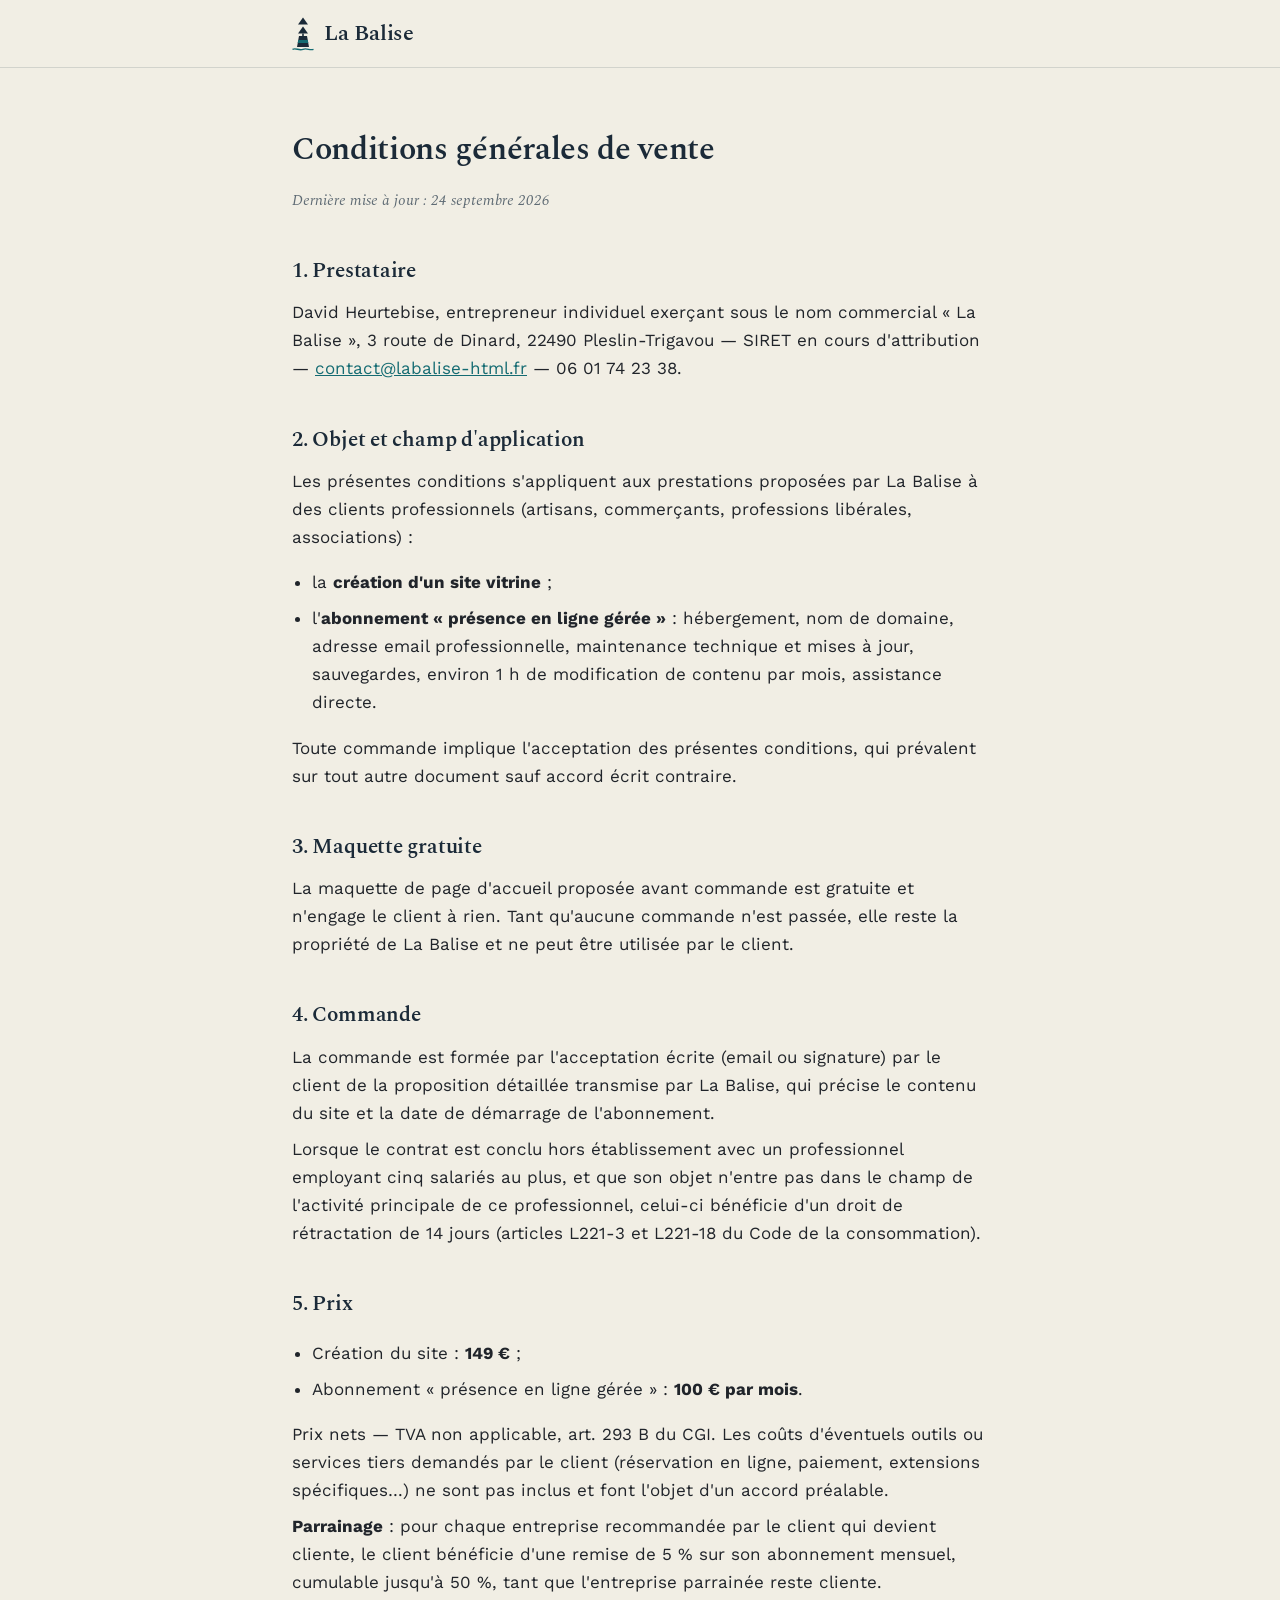
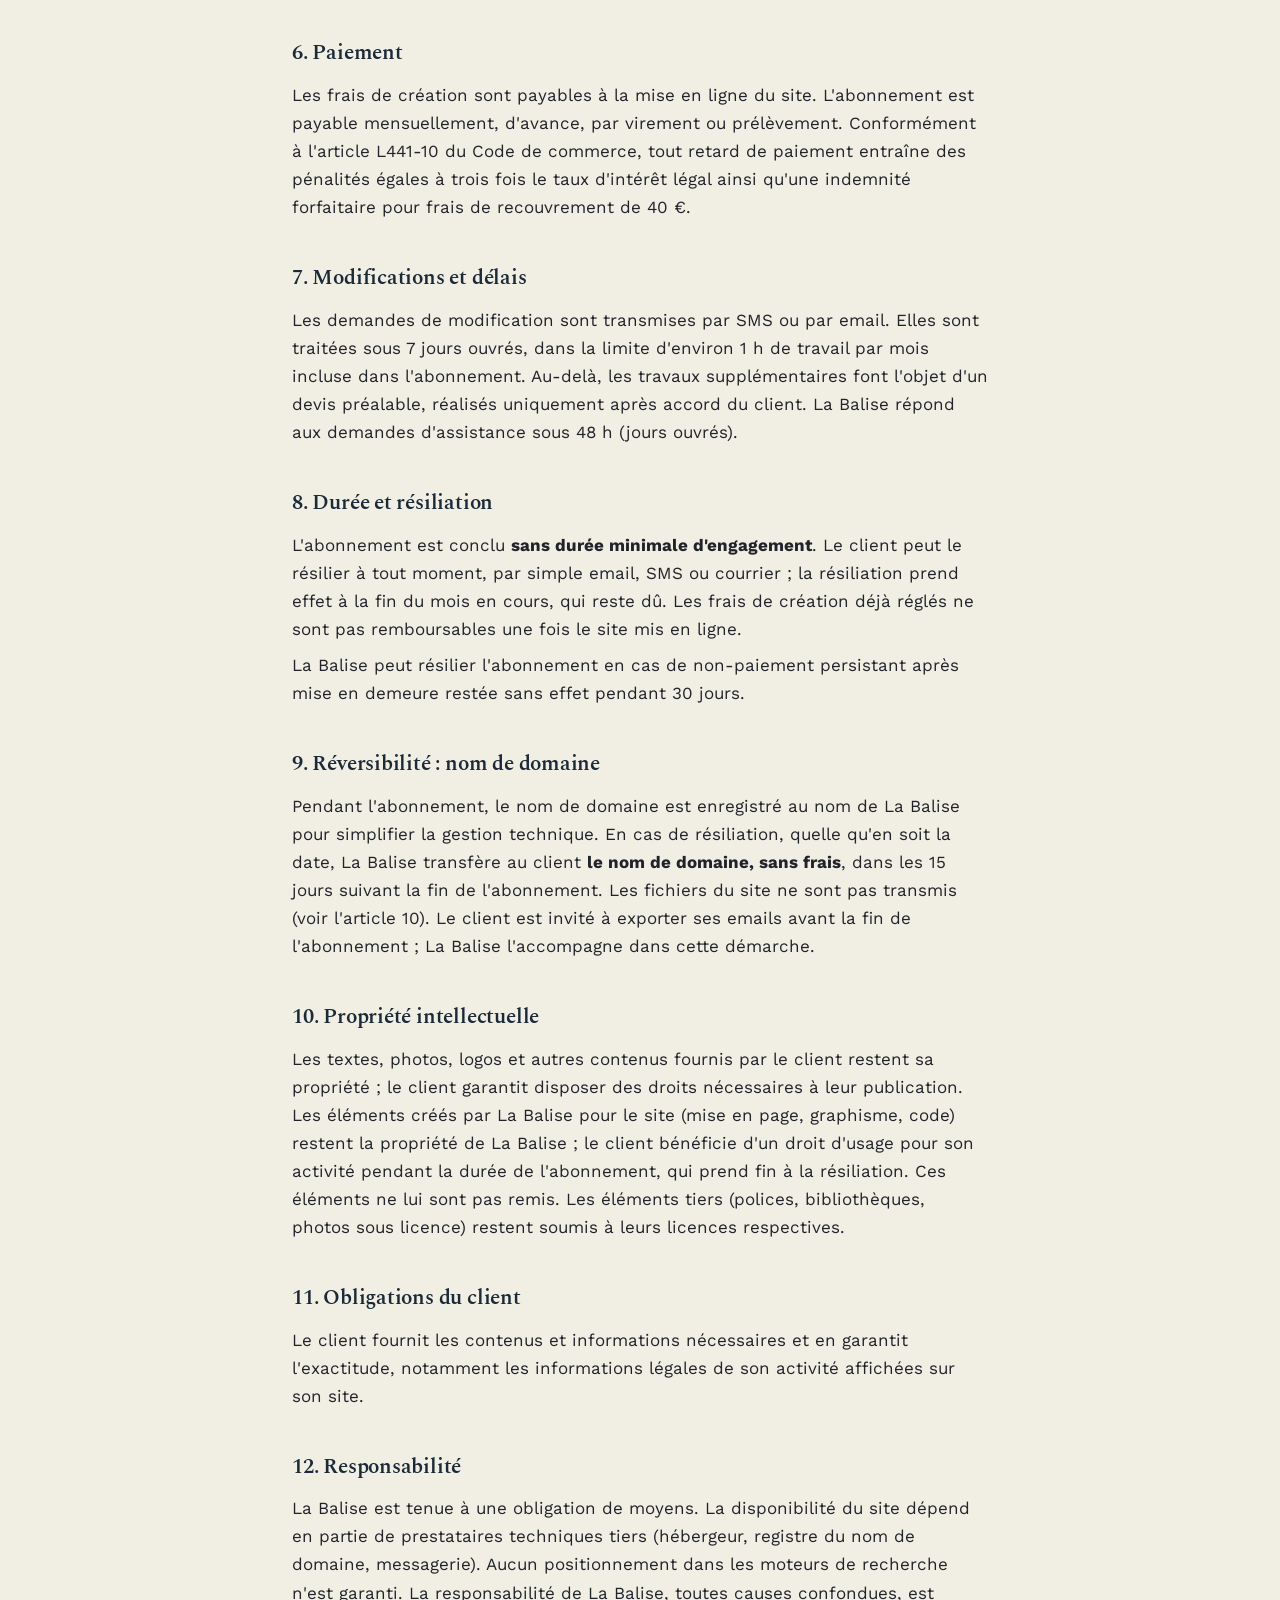
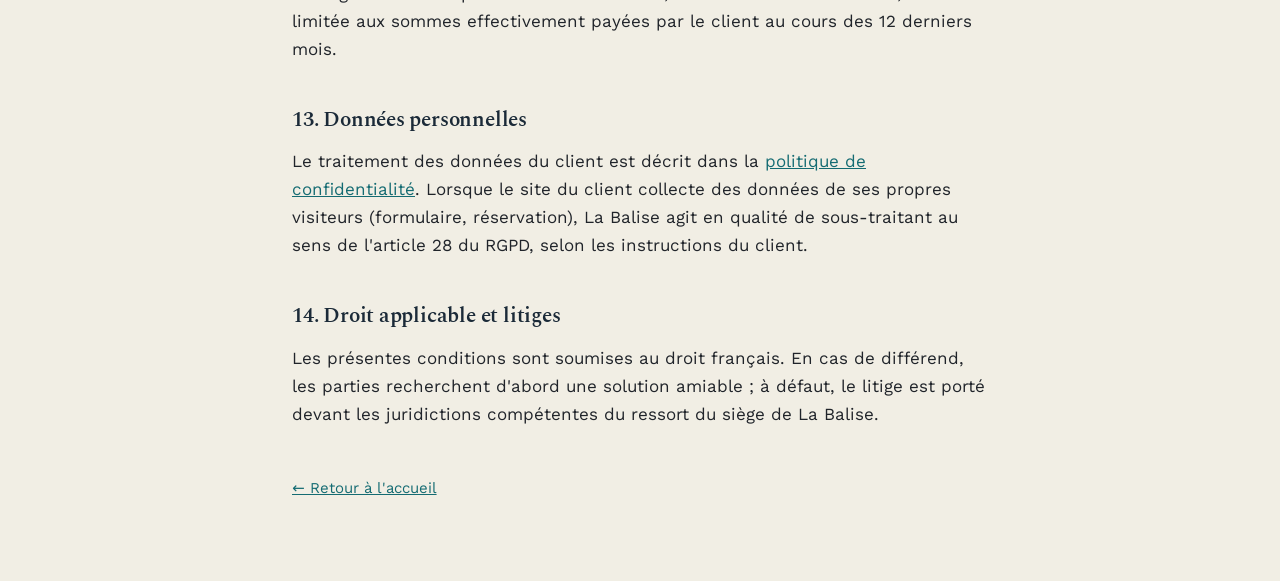
<file: cgv.html>
<!DOCTYPE html>
<html lang="fr">
<head>
<meta charset="UTF-8">
<meta name="viewport" content="width=device-width, initial-scale=1.0">
<title>Conditions générales de vente — La Balise</title>
<meta name="description" content="Conditions générales de vente de La Balise : création de site vitrine et abonnement de présence en ligne gérée, sans engagement de durée.">
<link rel="canonical" href="https://www.labalise-html.fr/cgv">
<meta name="theme-color" content="#F1EEE4">
<link rel="icon" type="image/png" href="/favicon.png">
<link rel="stylesheet" href="/styles.css">
</head>
<body>
<header class="legal-header"><div class="wrap"><a class="wordmark" href="/"><svg width="22" height="34" viewBox="0 0 22 34" aria-hidden="true" focusable="false"><path d="M11 .5 16 7.5H6z" fill="#1B2A38"/><path d="M11 9.5 16 16.5H6z" fill="#1B2A38"/><path d="M10.2 16.5h1.6V19h-1.6z" fill="#1B2A38"/><path d="M7 19h8l2 11H5z" fill="#1B2A38"/><path d="M6.2 23h9.6l.5 3H5.7z" fill="#146B72"/><path d="M.5 32.3c3.5-1.5 6.5 1.5 10.5 0s7 1.5 10.5 0" fill="none" stroke="#146B72" stroke-width="1.4"/></svg><span>La Balise</span></a></div></header>
<main class="legal">
  <h1>Conditions générales de vente</h1>
  <p class="updated">Dernière mise à jour : 24 septembre 2026</p>

  <h2>1. Prestataire</h2>
  <p>David Heurtebise, entrepreneur individuel exerçant sous le nom commercial « La Balise », 3 route de Dinard, 22490 Pleslin-Trigavou — SIRET en cours d'attribution — <a href="mailto:contact@labalise-html.fr">contact@labalise-html.fr</a> — 06 01 74 23 38.</p>

  <h2>2. Objet et champ d'application</h2>
  <p>Les présentes conditions s'appliquent aux prestations proposées par La Balise à des clients professionnels (artisans, commerçants, professions libérales, associations) :</p>
  <ul>
    <li>la <strong>création d'un site vitrine</strong> ;</li>
    <li>l'<strong>abonnement « présence en ligne gérée »</strong> : hébergement, nom de domaine, adresse email professionnelle, maintenance technique et mises à jour, sauvegardes, environ 1&nbsp;h de modification de contenu par mois, assistance directe.</li>
  </ul>
  <p>Toute commande implique l'acceptation des présentes conditions, qui prévalent sur tout autre document sauf accord écrit contraire.</p>

  <h2>3. Maquette gratuite</h2>
  <p>La maquette de page d'accueil proposée avant commande est gratuite et n'engage le client à rien. Tant qu'aucune commande n'est passée, elle reste la propriété de La Balise et ne peut être utilisée par le client.</p>

  <h2>4. Commande</h2>
  <p>La commande est formée par l'acceptation écrite (email ou signature) par le client de la proposition détaillée transmise par La Balise, qui précise le contenu du site et la date de démarrage de l'abonnement.</p>
  <p>Lorsque le contrat est conclu hors établissement avec un professionnel employant cinq salariés au plus, et que son objet n'entre pas dans le champ de l'activité principale de ce professionnel, celui-ci bénéficie d'un droit de rétractation de 14 jours (articles L221-3 et L221-18 du Code de la consommation).</p>

  <h2>5. Prix</h2>
  <ul>
    <li>Création du site : <strong>149&nbsp;€</strong> ;</li>
    <li>Abonnement « présence en ligne gérée » : <strong>100&nbsp;€ par mois</strong>.</li>
  </ul>
  <p>Prix nets — TVA non applicable, art. 293 B du CGI. Les coûts d'éventuels outils ou services tiers demandés par le client (réservation en ligne, paiement, extensions spécifiques…) ne sont pas inclus et font l'objet d'un accord préalable.</p>
  <p><strong>Parrainage</strong> : pour chaque entreprise recommandée par le client qui devient cliente, le client bénéficie d'une remise de 5&nbsp;% sur son abonnement mensuel, cumulable jusqu'à 50&nbsp;%, tant que l'entreprise parrainée reste cliente.</p>

  <h2>6. Paiement</h2>
  <p>Les frais de création sont payables à la mise en ligne du site. L'abonnement est payable mensuellement, d'avance, par virement ou prélèvement. Conformément à l'article L441-10 du Code de commerce, tout retard de paiement entraîne des pénalités égales à trois fois le taux d'intérêt légal ainsi qu'une indemnité forfaitaire pour frais de recouvrement de 40&nbsp;€.</p>

  <h2>7. Modifications et délais</h2>
  <p>Les demandes de modification sont transmises par SMS ou par email. Elles sont traitées sous 7 jours ouvrés, dans la limite d'environ 1&nbsp;h de travail par mois incluse dans l'abonnement. Au-delà, les travaux supplémentaires font l'objet d'un devis préalable, réalisés uniquement après accord du client. La Balise répond aux demandes d'assistance sous 48&nbsp;h (jours ouvrés).</p>

  <h2>8. Durée et résiliation</h2>
  <p>L'abonnement est conclu <strong>sans durée minimale d'engagement</strong>. Le client peut le résilier à tout moment, par simple email, SMS ou courrier ; la résiliation prend effet à la fin du mois en cours, qui reste dû. Les frais de création déjà réglés ne sont pas remboursables une fois le site mis en ligne.</p>
  <p>La Balise peut résilier l'abonnement en cas de non-paiement persistant après mise en demeure restée sans effet pendant 30 jours.</p>

  <h2>9. Réversibilité : nom de domaine</h2>
  <p>Pendant l'abonnement, le nom de domaine est enregistré au nom de La Balise pour simplifier la gestion technique. En cas de résiliation, quelle qu'en soit la date, La Balise transfère au client <strong>le nom de domaine, sans frais</strong>, dans les 15 jours suivant la fin de l'abonnement. Les fichiers du site ne sont pas transmis (voir l'article 10). Le client est invité à exporter ses emails avant la fin de l'abonnement ; La Balise l'accompagne dans cette démarche.</p>

  <h2>10. Propriété intellectuelle</h2>
  <p>Les textes, photos, logos et autres contenus fournis par le client restent sa propriété ; le client garantit disposer des droits nécessaires à leur publication. Les éléments créés par La Balise pour le site (mise en page, graphisme, code) restent la propriété de La Balise ; le client bénéficie d'un droit d'usage pour son activité pendant la durée de l'abonnement, qui prend fin à la résiliation. Ces éléments ne lui sont pas remis. Les éléments tiers (polices, bibliothèques, photos sous licence) restent soumis à leurs licences respectives.</p>

  <h2>11. Obligations du client</h2>
  <p>Le client fournit les contenus et informations nécessaires et en garantit l'exactitude, notamment les informations légales de son activité affichées sur son site.</p>

  <h2>12. Responsabilité</h2>
  <p>La Balise est tenue à une obligation de moyens. La disponibilité du site dépend en partie de prestataires techniques tiers (hébergeur, registre du nom de domaine, messagerie). Aucun positionnement dans les moteurs de recherche n'est garanti. La responsabilité de La Balise, toutes causes confondues, est limitée aux sommes effectivement payées par le client au cours des 12 derniers mois.</p>

  <h2>13. Données personnelles</h2>
  <p>Le traitement des données du client est décrit dans la <a href="/politique-confidentialite">politique de confidentialité</a>. Lorsque le site du client collecte des données de ses propres visiteurs (formulaire, réservation), La Balise agit en qualité de sous-traitant au sens de l'article 28 du RGPD, selon les instructions du client.</p>

  <h2>14. Droit applicable et litiges</h2>
  <p>Les présentes conditions sont soumises au droit français. En cas de différend, les parties recherchent d'abord une solution amiable ; à défaut, le litige est porté devant les juridictions compétentes du ressort du siège de La Balise.</p>

  <a class="back" href="/">← Retour à l'accueil</a>
</main>
</body>
</html>
</file>
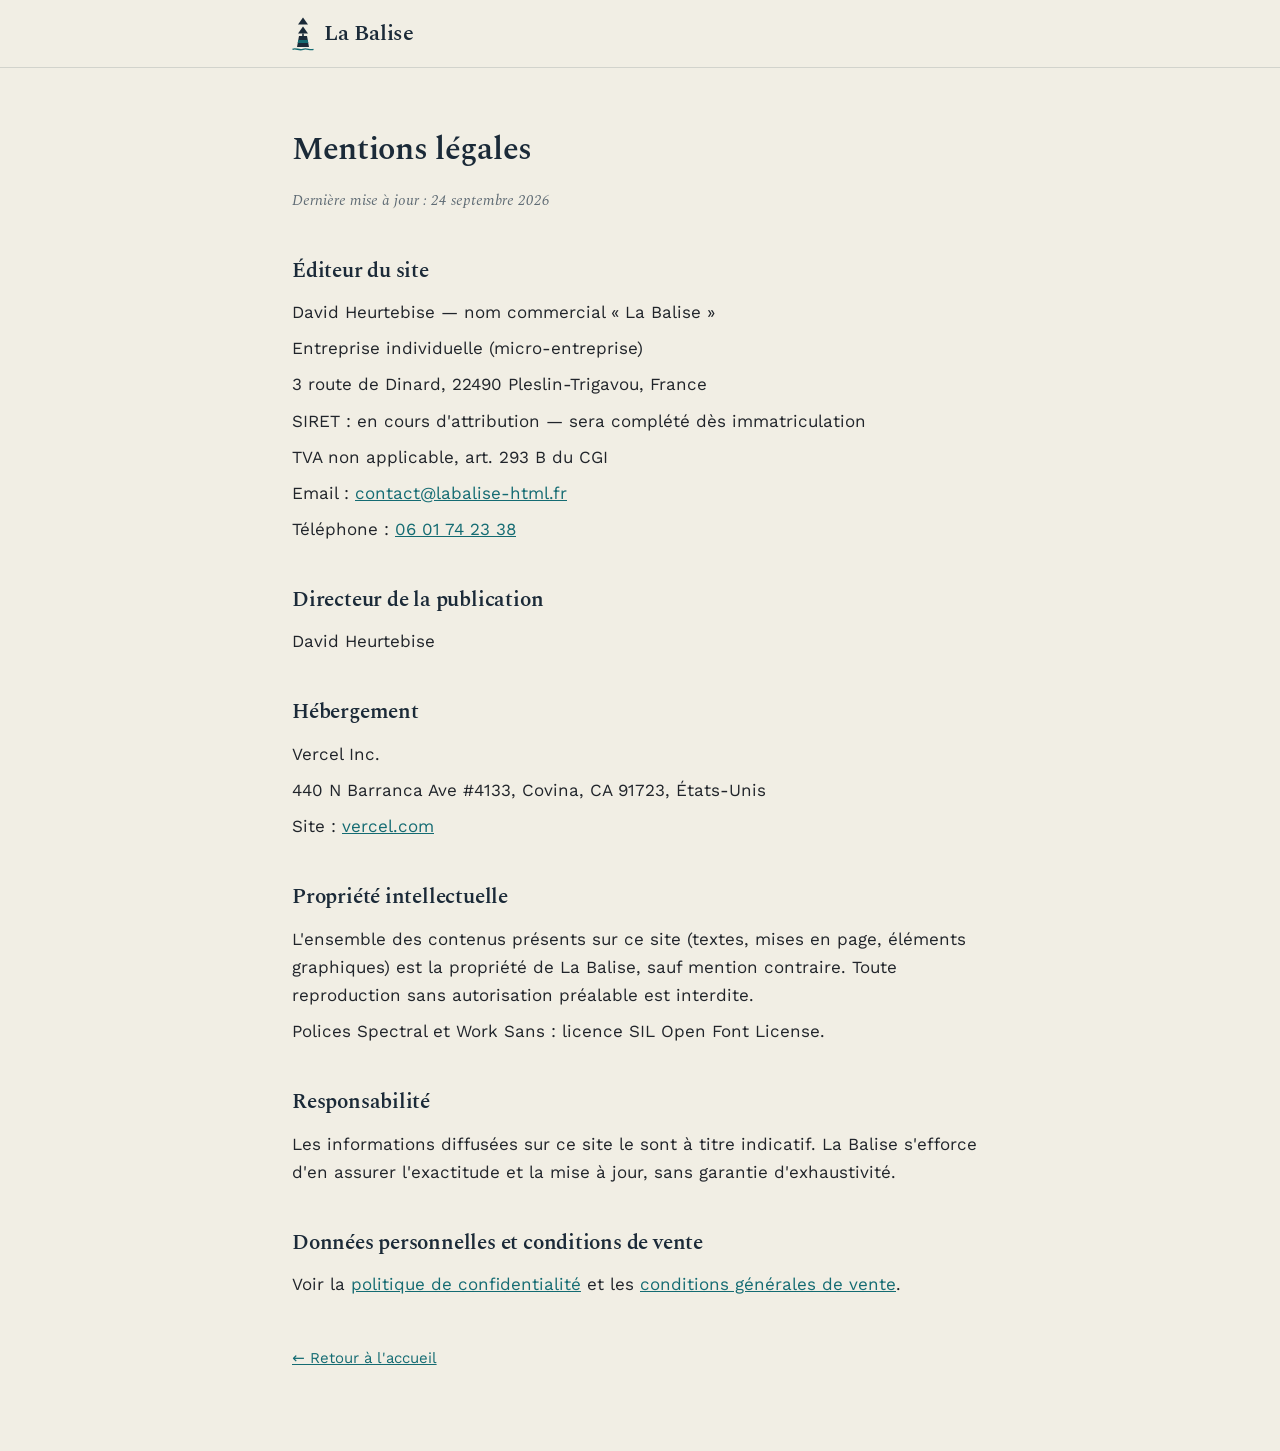
<file: mentions-legales.html>
<!DOCTYPE html>
<html lang="fr">
<head>
<meta charset="UTF-8">
<meta name="viewport" content="width=device-width, initial-scale=1.0">
<title>Mentions légales — La Balise</title>
<meta name="description" content="Mentions légales du site La Balise, créateur de sites vitrines pour artisans et commerçants locaux.">
<link rel="canonical" href="https://www.labalise-html.fr/mentions-legales">
<meta name="theme-color" content="#F1EEE4">
<link rel="icon" type="image/png" href="/favicon.png">
<link rel="stylesheet" href="/styles.css">
</head>
<body>
<header class="legal-header"><div class="wrap"><a class="wordmark" href="/"><svg width="22" height="34" viewBox="0 0 22 34" aria-hidden="true" focusable="false"><path d="M11 .5 16 7.5H6z" fill="#1B2A38"/><path d="M11 9.5 16 16.5H6z" fill="#1B2A38"/><path d="M10.2 16.5h1.6V19h-1.6z" fill="#1B2A38"/><path d="M7 19h8l2 11H5z" fill="#1B2A38"/><path d="M6.2 23h9.6l.5 3H5.7z" fill="#146B72"/><path d="M.5 32.3c3.5-1.5 6.5 1.5 10.5 0s7 1.5 10.5 0" fill="none" stroke="#146B72" stroke-width="1.4"/></svg><span>La Balise</span></a></div></header>
<main class="legal">
  <h1>Mentions légales</h1>
  <p class="updated">Dernière mise à jour : 24 septembre 2026</p>

  <h2>Éditeur du site</h2>
  <p>David Heurtebise — nom commercial « La Balise »</p>
  <p>Entreprise individuelle (micro-entreprise)</p>
  <p>3 route de Dinard, 22490 Pleslin-Trigavou, France</p>
  <p>SIRET : en cours d'attribution — sera complété dès immatriculation</p>
  <p>TVA non applicable, art. 293 B du CGI</p>
  <p>Email : <a href="mailto:contact@labalise-html.fr">contact@labalise-html.fr</a></p>
  <p>Téléphone : <a href="tel:+33601742338">06 01 74 23 38</a></p>

  <h2>Directeur de la publication</h2>
  <p>David Heurtebise</p>

  <h2>Hébergement</h2>
  <p>Vercel Inc.</p>
  <p>440 N Barranca Ave #4133, Covina, CA 91723, États-Unis</p>
  <p>Site : <a href="https://vercel.com" target="_blank" rel="noopener">vercel.com</a></p>

  <h2>Propriété intellectuelle</h2>
  <p>L'ensemble des contenus présents sur ce site (textes, mises en page, éléments graphiques) est la propriété de La Balise, sauf mention contraire. Toute reproduction sans autorisation préalable est interdite.</p>
  <p>Polices Spectral et Work Sans : licence SIL Open Font License.</p>

  <h2>Responsabilité</h2>
  <p>Les informations diffusées sur ce site le sont à titre indicatif. La Balise s'efforce d'en assurer l'exactitude et la mise à jour, sans garantie d'exhaustivité.</p>

  <h2>Données personnelles et conditions de vente</h2>
  <p>Voir la <a href="/politique-confidentialite">politique de confidentialité</a> et les <a href="/cgv">conditions générales de vente</a>.</p>

  <a class="back" href="/">← Retour à l'accueil</a>
</main>
</body>
</html>
</file>
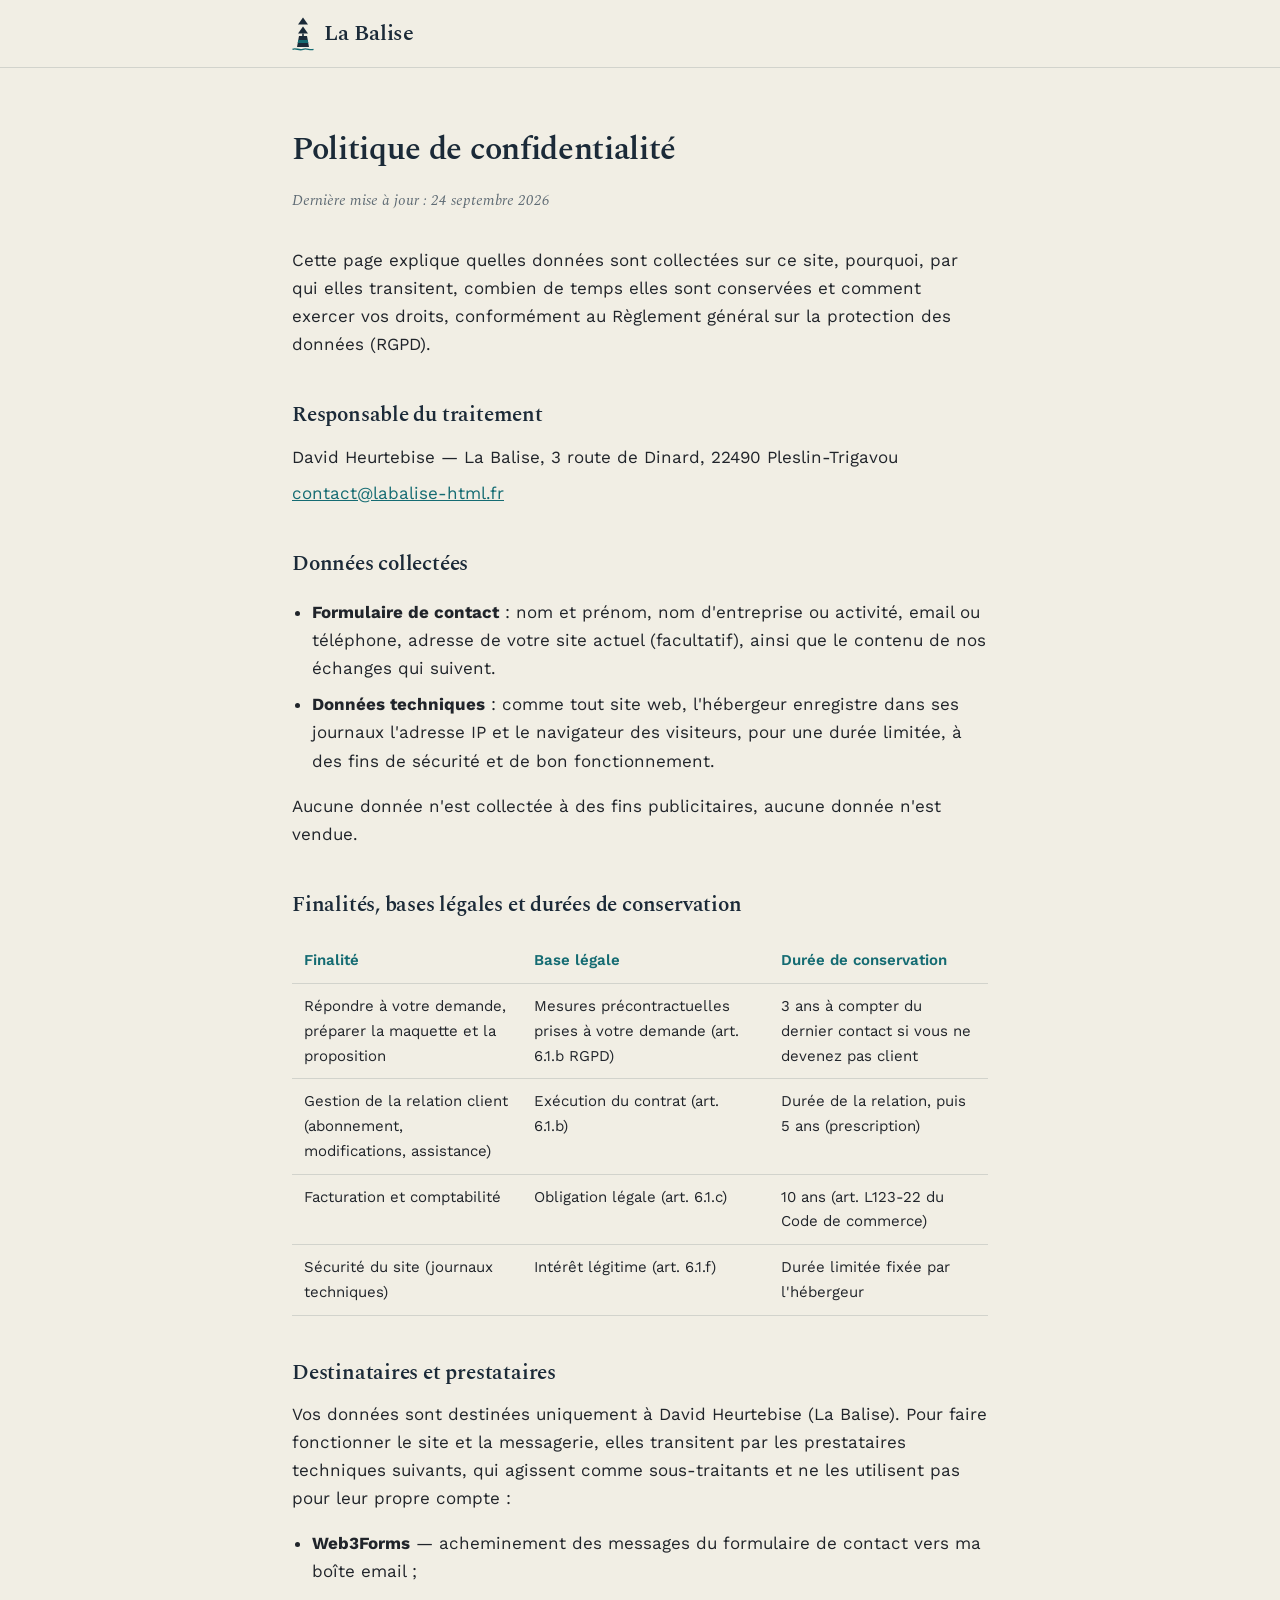
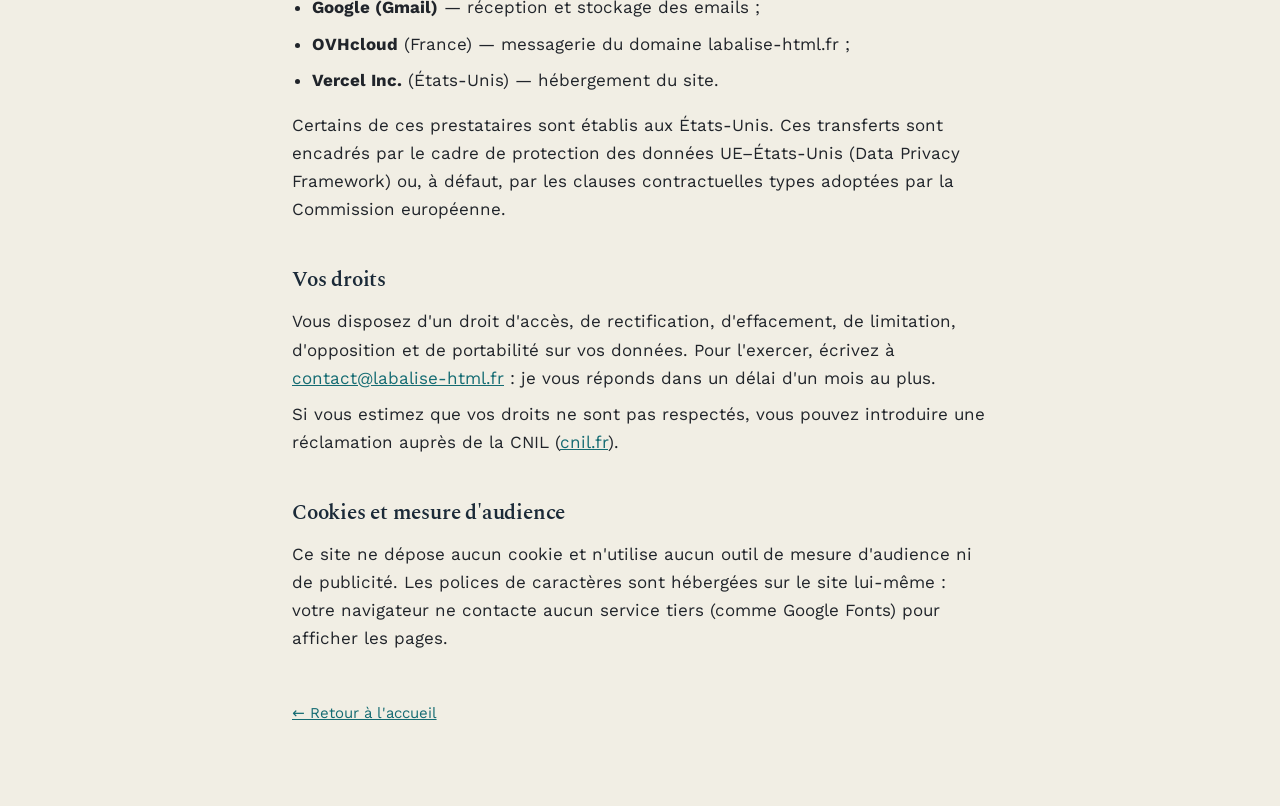
<file: politique-confidentialite.html>
<!DOCTYPE html>
<html lang="fr">
<head>
<meta charset="UTF-8">
<meta name="viewport" content="width=device-width, initial-scale=1.0">
<title>Politique de confidentialité — La Balise</title>
<meta name="description" content="Politique de confidentialité du site La Balise : données collectées, finalités, prestataires, durées de conservation et droits.">
<link rel="canonical" href="https://www.labalise-html.fr/politique-confidentialite">
<meta name="theme-color" content="#F1EEE4">
<link rel="icon" type="image/png" href="/favicon.png">
<link rel="stylesheet" href="/styles.css">
</head>
<body>
<header class="legal-header"><div class="wrap"><a class="wordmark" href="/"><svg width="22" height="34" viewBox="0 0 22 34" aria-hidden="true" focusable="false"><path d="M11 .5 16 7.5H6z" fill="#1B2A38"/><path d="M11 9.5 16 16.5H6z" fill="#1B2A38"/><path d="M10.2 16.5h1.6V19h-1.6z" fill="#1B2A38"/><path d="M7 19h8l2 11H5z" fill="#1B2A38"/><path d="M6.2 23h9.6l.5 3H5.7z" fill="#146B72"/><path d="M.5 32.3c3.5-1.5 6.5 1.5 10.5 0s7 1.5 10.5 0" fill="none" stroke="#146B72" stroke-width="1.4"/></svg><span>La Balise</span></a></div></header>
<main class="legal">
  <h1>Politique de confidentialité</h1>
  <p class="updated">Dernière mise à jour : 24 septembre 2026</p>
  <p>Cette page explique quelles données sont collectées sur ce site, pourquoi, par qui elles transitent, combien de temps elles sont conservées et comment exercer vos droits, conformément au Règlement général sur la protection des données (RGPD).</p>

  <h2>Responsable du traitement</h2>
  <p>David Heurtebise — La Balise, 3 route de Dinard, 22490 Pleslin-Trigavou</p>
  <p><a href="mailto:contact@labalise-html.fr">contact@labalise-html.fr</a></p>

  <h2>Données collectées</h2>
  <ul>
    <li><strong>Formulaire de contact</strong> : nom et prénom, nom d'entreprise ou activité, email ou téléphone, adresse de votre site actuel (facultatif), ainsi que le contenu de nos échanges qui suivent.</li>
    <li><strong>Données techniques</strong> : comme tout site web, l'hébergeur enregistre dans ses journaux l'adresse IP et le navigateur des visiteurs, pour une durée limitée, à des fins de sécurité et de bon fonctionnement.</li>
  </ul>
  <p>Aucune donnée n'est collectée à des fins publicitaires, aucune donnée n'est vendue.</p>

  <h2>Finalités, bases légales et durées de conservation</h2>
  <div class="table-scroll">
    <table>
      <tr><th>Finalité</th><th>Base légale</th><th>Durée de conservation</th></tr>
      <tr><td>Répondre à votre demande, préparer la maquette et la proposition</td><td>Mesures précontractuelles prises à votre demande (art. 6.1.b RGPD)</td><td>3 ans à compter du dernier contact si vous ne devenez pas client</td></tr>
      <tr><td>Gestion de la relation client (abonnement, modifications, assistance)</td><td>Exécution du contrat (art. 6.1.b)</td><td>Durée de la relation, puis 5 ans (prescription)</td></tr>
      <tr><td>Facturation et comptabilité</td><td>Obligation légale (art. 6.1.c)</td><td>10 ans (art. L123-22 du Code de commerce)</td></tr>
      <tr><td>Sécurité du site (journaux techniques)</td><td>Intérêt légitime (art. 6.1.f)</td><td>Durée limitée fixée par l'hébergeur</td></tr>
    </table>
  </div>

  <h2>Destinataires et prestataires</h2>
  <p>Vos données sont destinées uniquement à David Heurtebise (La Balise). Pour faire fonctionner le site et la messagerie, elles transitent par les prestataires techniques suivants, qui agissent comme sous-traitants et ne les utilisent pas pour leur propre compte :</p>
  <ul>
    <li><strong>Web3Forms</strong> — acheminement des messages du formulaire de contact vers ma boîte email ;</li>
    <li><strong>Google (Gmail)</strong> — réception et stockage des emails ;</li>
    <li><strong>OVHcloud</strong> (France) — messagerie du domaine labalise-html.fr ;</li>
    <li><strong>Vercel Inc.</strong> (États-Unis) — hébergement du site.</li>
  </ul>
  <p>Certains de ces prestataires sont établis aux États-Unis. Ces transferts sont encadrés par le cadre de protection des données UE–États-Unis (Data Privacy Framework) ou, à défaut, par les clauses contractuelles types adoptées par la Commission européenne.</p>

  <h2>Vos droits</h2>
  <p>Vous disposez d'un droit d'accès, de rectification, d'effacement, de limitation, d'opposition et de portabilité sur vos données. Pour l'exercer, écrivez à <a href="mailto:contact@labalise-html.fr">contact@labalise-html.fr</a> : je vous réponds dans un délai d'un mois au plus.</p>
  <p>Si vous estimez que vos droits ne sont pas respectés, vous pouvez introduire une réclamation auprès de la CNIL (<a href="https://www.cnil.fr" target="_blank" rel="noopener">cnil.fr</a>).</p>

  <h2>Cookies et mesure d'audience</h2>
  <p>Ce site ne dépose aucun cookie et n'utilise aucun outil de mesure d'audience ni de publicité. Les polices de caractères sont hébergées sur le site lui-même : votre navigateur ne contacte aucun service tiers (comme Google Fonts) pour afficher les pages.</p>

  <a class="back" href="/">← Retour à l'accueil</a>
</main>
</body>
</html>
</file>
<file: styles.css>
/* =========================================================================
   La Balise — feuille de style commune (accueil + pages légales + 404).
   Direction artistique « Carte marine » : papier de carte, cadre gradué,
   courbes de profondeur, cartouches à double filet, légendes en italique.
   Une seule source de vérité pour les tokens : les pages légales avaient
   dérivé vers une ancienne palette quand chaque page portait son <style>.
   ========================================================================= */

/* ---------- Polices auto-hébergées (sous-ensemble latin) ---------- */
@font-face {
  font-family: 'Spectral';
  font-style: normal;
  font-weight: 400;
  font-display: swap;
  src: url(fonts/spectral-400-latin.woff2) format('woff2');
}
@font-face {
  font-family: 'Spectral';
  font-style: italic;
  font-weight: 400;
  font-display: swap;
  src: url(fonts/spectral-400italic-latin.woff2) format('woff2');
}
@font-face {
  font-family: 'Spectral';
  font-style: normal;
  font-weight: 600;
  font-display: swap;
  src: url(fonts/spectral-600-latin.woff2) format('woff2');
}
@font-face {
  font-family: 'Work Sans';
  font-style: normal;
  font-weight: 400 700;
  font-display: swap;
  src: url(fonts/worksans-var-latin.woff2) format('woff2');
}

/* ---------- Tokens ---------- */
:root {
  --ink: #1B2A38;
  --paper: #F1EEE4;          /* papier de carte */
  --paper-soft: #F6F4EC;     /* fond des cartouches */
  --sea: #DCE8E6;            /* zones d'eau */
  --land: #E6DDC4;           /* terre émergée */
  --teal: #146B72;           /* 5,36:1 sur --paper */
  --tan: #B23A2E;            /* rouge balise, décoratif */
  --red-text: #A8352A;       /* rouge balise lisible en texte : 5,64:1 */
  --tan-deep: #8C2A21;       /* anneau de focus */
  --sonde: #5F6B74;          /* chiffres de sonde, légendes : 4,71:1 */
  --charcoal: #20242A;
  --muted: #3A4048;
  --line: rgba(27,42,56,0.14);
  --line-soft: rgba(27,42,56,0.08);
  /* Contour de champ/bouton : >= 3:1 sur --paper (WCAG 1.4.11) */
  --line-strong: rgba(27,42,56,0.55);
  --serif: 'Spectral', Georgia, serif;
  --sans: 'Work Sans', system-ui, sans-serif;
  --max-w: 1200px;
  --header-h: 80px;
  /* Cadre gradué façon carte marine (largeur de barre, longueur de segment) */
  --grad-w: 12px;
  --grad-seg: 66px;
}

* { box-sizing: border-box; }

html { scroll-behavior: smooth; scroll-padding-top: var(--header-h); }

@media (prefers-reduced-motion: reduce) {
  html { scroll-behavior: auto; }
  *, *::before, *::after {
    animation: none !important;
    transition-duration: 0.01ms !important;
  }
}

body {
  margin: 0;
  background: var(--paper);
  color: var(--charcoal);
  font-family: var(--sans);
  font-size: 17px;
  line-height: 1.6;
  -webkit-font-smoothing: antialiased;
}

h1, h2, h3 {
  font-family: var(--serif);
  color: var(--ink);
  margin: 0;
  font-weight: 600;
  letter-spacing: -0.01em;
}

a { color: inherit; }
img { max-width: 100%; }

.wrap {
  max-width: var(--max-w);
  margin: 0 auto;
  padding: 0 32px;
}

.skip-link {
  position: absolute;
  left: 16px;
  top: -60px;
  z-index: 100;
  background: var(--ink);
  color: var(--paper-soft);
  padding: 10px 16px;
  border-radius: 2px;
}
.skip-link:focus { top: 12px; }

:focus-visible { outline: 2px solid var(--tan-deep); outline-offset: 2px; }

/* Légendes de carte : italique, gris de sonde */
.chart-note {
  font-family: var(--serif);
  font-style: italic;
  color: var(--sonde);
}

/* Cartouche : double filet, comme les encadrés de titre des cartes marines */
.cartouche {
  background: var(--paper-soft);
  border: 1px solid var(--ink);
  outline: 1px solid var(--ink);
  outline-offset: -6px;
}

/* Puce de légende : cercle pointé */
.fix {
  display: inline-block;
  width: 14px;
  height: 14px;
  flex-shrink: 0;
  border-radius: 50%;
  border: 1.3px solid var(--teal);
  background: radial-gradient(circle, var(--teal) 0 2px, transparent 2.5px);
}

/* Barre graduée horizontale (séparateurs, pied de page) */
.graduated {
  height: 8px;
  border: 1px solid var(--ink);
  background: repeating-linear-gradient(90deg, var(--ink) 0 var(--grad-seg), var(--paper) var(--grad-seg) calc(var(--grad-seg) * 2));
}

/* ---------- Header ---------- */
.site-header {
  position: sticky;
  top: 0;
  z-index: 50;
  background: rgba(241,238,228,0.9);
  backdrop-filter: blur(12px);
  -webkit-backdrop-filter: blur(12px);
  border-bottom: 1px solid var(--line);
}
.site-header .wrap {
  display: flex;
  align-items: center;
  justify-content: space-between;
  gap: 16px;
  padding-top: 16px;
  padding-bottom: 16px;
}
.wordmark {
  display: flex;
  align-items: center;
  gap: 12px;
  text-decoration: none;
  color: var(--ink);
  font-family: var(--serif);
  font-size: 27px;
  font-weight: 600;
  letter-spacing: -0.01em;
  white-space: nowrap;
}
.wordmark svg { flex-shrink: 0; }
.header-actions { display: flex; align-items: center; gap: 10px; }

/* ---------- Boutons ---------- */
.btn {
  display: inline-flex;
  align-items: center;
  justify-content: center;
  gap: 8px;
  font-family: var(--sans);
  font-size: 15px;
  font-weight: 600;
  text-decoration: none;
  padding: 12px 24px;
  min-height: 44px;
  border-radius: 2px;
  white-space: nowrap;
  transition: background-color 0.15s ease, color 0.15s ease, border-color 0.15s ease;
}
.btn-primary { background: var(--ink); color: var(--paper-soft); border: none; cursor: pointer; }
.btn-primary:hover { background: var(--teal); }
.btn-primary:disabled { opacity: 0.6; cursor: not-allowed; }
.btn-lg { min-height: 52px; padding: 14px 28px; font-size: 16px; }
.btn-ghost {
  padding: 12px 2px;
  color: var(--ink);
  border-bottom: 1px solid var(--ink);
  border-radius: 0;
}
.btn-ghost:hover { color: var(--teal); border-color: var(--teal); }
.btn-call {
  color: var(--ink);
  border: 1px solid var(--ink);
  padding: 11px 16px;
}
.btn-call:hover { color: var(--teal); border-color: var(--teal); }
.label-short { display: none; }

/* ---------- Sections : titres ---------- */
section { padding: 96px 0; }
.section-label {
  font-size: 13px;
  font-weight: 600;
  letter-spacing: 0.16em;
  text-transform: uppercase;
  color: var(--teal);
  margin-bottom: 14px;
}
h2.section-title {
  font-size: 36px;
  line-height: 1.2;
  max-width: 22ch;
}
.prose { max-width: 60ch; }
.prose p { margin: 0 0 16px; }
.prose p:last-child { margin-bottom: 0; }
.section-intro { margin: 18px 0 0; max-width: 60ch; }
.section-bordered { border-top: 1px solid var(--line); }

/* Mise en page desktop en 2 colonnes : titre à gauche (collant), contenu
   à droite — évite la moitié droite vide d'une colonne unique à 60ch. */
.split {
  display: grid;
  grid-template-columns: minmax(0, 0.9fr) minmax(0, 1.4fr);
  gap: 64px;
  align-items: start;
}
.split-head { position: sticky; top: calc(var(--header-h) + 24px); }

/* ---------- Hero : la carte ---------- */
.hero { padding: 28px 0 24px; }
.hero .wrap { max-width: calc(var(--max-w) + 120px); }
.chart-coords {
  display: flex;
  justify-content: space-between;
  gap: 16px;
  padding: 0 4px 6px;
  font-size: 14px;
}
.chart-coords-bottom { padding: 6px 4px 0; }

/* Cadre gradué : 4 barres alternées dessinées en fond d'un seul élément */
.chart-frame {
  border: 1.5px solid var(--ink);
  padding: var(--grad-w);
  background:
    repeating-linear-gradient(90deg, var(--ink) 0 var(--grad-seg), var(--paper) var(--grad-seg) calc(var(--grad-seg) * 2)) top / 100% var(--grad-w) no-repeat,
    repeating-linear-gradient(90deg, var(--paper) 0 var(--grad-seg), var(--ink) var(--grad-seg) calc(var(--grad-seg) * 2)) bottom / 100% var(--grad-w) no-repeat,
    repeating-linear-gradient(180deg, var(--paper) 0 var(--grad-seg), var(--ink) var(--grad-seg) calc(var(--grad-seg) * 2)) left / var(--grad-w) 100% no-repeat,
    repeating-linear-gradient(180deg, var(--ink) 0 var(--grad-seg), var(--paper) var(--grad-seg) calc(var(--grad-seg) * 2)) right / var(--grad-w) 100% no-repeat;
}
.chart-inner {
  border: 1px solid var(--ink);
  background: var(--paper);
  display: grid;
  grid-template-columns: minmax(0, 1.05fr) minmax(0, 0.95fr);
  gap: 48px;
  align-items: center;
  padding: 64px 56px 64px 64px;
}
.hero-copy {
  display: flex;
  flex-direction: column;
  gap: 24px;
  animation: rise 0.7s ease-out both;
}
/* Mouvement seul, sans partir d'opacity:0 — sinon le titre (candidat LCP)
   ne compte qu'à la fin de l'animation. */
@keyframes rise {
  from { transform: translateY(12px); }
  to { transform: translateY(0); }
}
.hero h1 {
  font-size: 54px;
  line-height: 1.1;
  letter-spacing: -0.015em;
}
.hero .lede { margin: 0; font-size: 19px; max-width: 34em; }
.hero .actions { display: flex; flex-wrap: wrap; align-items: center; gap: 16px 24px; }
.check-list { list-style: none; margin: 0; padding: 0; }
.check-list li { display: flex; align-items: center; gap: 9px; }
.reassurance-list {
  display: flex;
  flex-wrap: wrap;
  gap: 10px 24px;
  font-size: 14px;
  color: var(--muted);
}
.reassurance-list li { gap: 8px; }

.hero-chart { position: relative; }
/* La mer : SVG de la carte + canvas du sillage par-dessus */
.sea {
  position: relative;
  aspect-ratio: 560 / 600;
  touch-action: pan-y;
  cursor: crosshair;
}
.sea-svg, .sea-wake {
  position: absolute;
  inset: 0;
  width: 100%;
  height: 100%;
  display: block;
}
/* Flou léger : les lignes du sillage se fondent dans l'eau au lieu d'être tracées au trait */
.sea-wake { pointer-events: none; filter: blur(1.3px); }
.sea-svg text { font-family: var(--serif); }

/* Va-et-vient de la marée : la nappe d'eau (.tide-water) se retire vers le
   large en découvrant l'estran (sable mouillé), puis remonte jusqu'au trait
   de côte ; l'écume suit la ligne d'eau. Les isobathes respirent avec elle,
   chacune avec son amplitude et son décalage. */
.tide-water { animation: ebb 11s ease-in-out infinite alternate; }
@keyframes ebb {
  from { transform: translate(0, 0); }
  to   { transform: translate(15px, 14px); }
}
.foam { animation: foam 11s ease-in-out infinite alternate; }
@keyframes foam {
  from { opacity: 0.95; }
  to   { opacity: 0.45; }
}
.tide { animation: tide 11s ease-in-out infinite alternate; }
.tide-2 { animation-duration: 12s; animation-delay: -2s; }
.tide-3 { animation-duration: 13s; animation-delay: -4s; }
.tide-4 { animation-duration: 14s; animation-delay: -6s; }
@keyframes tide {
  from { transform: translate(-4px, -4px); }
  to   { transform: translate(10px, 9px); }
}
.hero-chart.is-paused .tide,
.hero-chart.is-paused .tide-water,
.hero-chart.is-paused .foam { animation-play-state: paused; }

.photo-cartouche {
  position: absolute;
  left: 0;
  bottom: 14px;
  margin: 0;
  width: 42%;
  max-width: 236px;
  padding: 8px;
  box-shadow: 0 18px 36px -18px rgba(27,42,56,0.45);
}
.photo-cartouche img {
  display: block;
  width: 100%;
  height: auto;
  aspect-ratio: 218 / 250;
  object-fit: cover;
  object-position: 60% 30%;
}
.photo-cartouche figcaption {
  padding: 8px 2px 2px;
  font-size: 14px;
  line-height: 1.3;
  color: var(--ink);
}

/* ---------- Constat ---------- */
.probleme-list { border-top: 1px solid var(--line); }
.probleme-item {
  padding: 22px 0;
  border-bottom: 1px solid var(--line);
  display: flex;
  gap: 20px;
}
.probleme-item .mark {
  color: var(--tan);
  font-family: var(--serif);
  font-size: 20px;
  line-height: 1.5;
}
.probleme-item p { margin: 0; }
.probleme-item strong { display: block; color: var(--ink); margin-bottom: 4px; }

/* ---------- Méthode : la route ---------- */
.route {
  position: relative;
  list-style: none;
  padding: 0;
  margin: 56px 0 0;
  display: grid;
  grid-template-columns: repeat(3, minmax(0, 1fr));
  gap: 56px;
}
/* Route pointillée reliant les trois points */
.route::before {
  content: '';
  position: absolute;
  top: 11px;
  left: 12px;
  right: 12px;
  border-top: 1.5px dashed var(--ink);
}
.waypoint {
  position: relative;
  display: flex;
  flex-direction: column;
  gap: 10px;
  padding-top: 44px;
}
.waypoint::before {
  content: '';
  position: absolute;
  top: 0;
  left: 0;
  width: 24px;
  height: 24px;
  box-sizing: border-box;
  border-radius: 50%;
  border: 1.5px solid var(--ink);
  background: radial-gradient(circle, var(--teal) 0 4px, var(--paper) 4.5px);
}
.waypoint:nth-child(2) { align-items: center; text-align: center; }
.waypoint:nth-child(2)::before { left: calc(50% - 12px); }
.waypoint:last-child { align-items: flex-end; text-align: right; }
.waypoint:last-child::before { left: auto; right: 0; background: radial-gradient(circle, var(--tan) 0 4px, var(--paper) 4.5px); }
.waypoint-label { font-family: var(--serif); font-style: italic; font-size: 18px; color: var(--teal); }
.waypoint:last-child .waypoint-label { color: var(--red-text); }
.waypoint h3 { font-size: 23px; }
.waypoint p { margin: 0; max-width: 26em; }

/* ---------- Exemples ---------- */
.browser-frame {
  border: 1px solid var(--ink);
  overflow: hidden;
  background: var(--paper-soft);
  box-shadow: 0 24px 48px -32px rgba(27,42,56,0.35);
}
.browser-bar {
  display: flex;
  align-items: center;
  gap: 8px;
  padding: 11px 16px;
  background: #E6E2D4;
  border-bottom: 1px solid var(--ink);
}
.browser-bar .dot { width: 9px; height: 9px; border-radius: 50%; border: 1px solid rgba(27,42,56,0.5); }
.browser-bar .url { margin-left: 12px; font-size: 13px; color: var(--teal); }
.browser-shot { display: block; width: 100%; height: auto; transition: opacity 0.15s ease; }
.browser-frame a:hover .browser-shot { opacity: 0.92; }
.exemple-block { margin-top: 40px; }
.exemple-block + .exemple-block { margin-top: 72px; }
.exemple-block .browser-frame { margin-top: 28px; }
.exemple-caption { margin-top: 14px; font-size: 15px; }
.exemple-caption a { color: var(--teal); }

/* Aperçu des démos sur l'accueil : trois vignettes, le détail est sur /exemples */
.teaser-grid { display: grid; grid-template-columns: repeat(3, 1fr); gap: 20px; margin: 28px 0 0; padding: 0; list-style: none; }
.teaser { display: block; text-decoration: none; color: var(--ink); }
.teaser .browser-frame { display: block; margin: 0; transition: transform 0.25s ease, box-shadow 0.25s ease; }
.teaser:hover .browser-frame { transform: translateY(-3px); box-shadow: 0 30px 50px -32px rgba(27,42,56,0.5); }
.teaser .browser-bar { padding: 8px 12px; }
.teaser-name { display: block; margin-top: 14px; font-family: var(--serif); font-weight: 600; font-size: 20px; }
.teaser:hover .teaser-name { color: var(--teal); }
.teaser .chart-note { display: block; font-size: 15px; }
.teaser-actions .chart-note a { color: var(--teal); }
.teaser-actions { display: flex; flex-wrap: wrap; align-items: center; gap: 12px 24px; margin-top: 32px; }

/* ---------- Page « Ce site pourrait être le vôtre » (/exemples) ---------- */
.demos-intro { padding: 64px 0 40px; }
.demos-crumb { margin: 0 0 28px; font-size: 15px; }
.demos-crumb a { color: var(--teal); }
.demos-title { font-size: 44px; line-height: 1.12; max-width: 20ch; margin: 0; }
.demos-title em { font-weight: 400; color: var(--teal); }
.demos-honest { display: flex; gap: 10px; align-items: baseline; max-width: 62ch; margin: 22px 0 0; font-size: 15px; color: var(--muted); }
.demos-honest .fix { position: relative; top: 2px; }
.demos-list { padding: 24px 0 96px; }
.demo-row { display: grid; grid-template-columns: 1.25fr 1fr; gap: 48px; align-items: center; }
.demo-row + .demo-row { margin-top: 88px; }
.demo-row-alt .demo-shot { order: 2; }
.demo-shot { display: block; text-decoration: none; transition: transform 0.25s ease, box-shadow 0.25s ease; }
.demo-shot:hover { transform: translateY(-4px); box-shadow: 0 40px 60px -36px rgba(27,42,56,0.55); }
.demo-shot .browser-bar { display: flex; }
.demo-card { padding: 34px 34px 30px; }
.demo-card .chart-note { margin: 0 0 6px; font-size: 16px; }
.demo-card h2 { font-size: 32px; line-height: 1.15; margin: 0; }
.demo-pitch { margin: 14px 0 0; }
.demo-points { display: grid; gap: 10px; margin: 20px 0 0; }
.demo-points li { align-items: baseline; }
.demo-points .fix { position: relative; top: 2px; }
.demo-for { margin: 18px 0 22px; font-size: 14px; color: var(--sonde); }
.demo-for strong { color: var(--ink); font-weight: 600; }
.demos-real-grid { display: grid; grid-template-columns: 1fr 1.1fr; gap: 48px; align-items: center; }
.demos-real .browser-frame { display: block; text-decoration: none; }
.demos-cta { padding-top: 0; }
.demos-cta-box { display: grid; grid-template-columns: 1.4fr 1fr; gap: 32px; align-items: center; padding: 44px 44px 40px; }
.demos-cta-box .chart-note { margin: 0 0 8px; font-size: 17px; }
.demos-cta-box h2 { font-size: 30px; line-height: 1.2; margin: 0 0 12px; }
.demos-cta-box p { margin: 0; }
.demos-cta-actions { display: flex; flex-direction: column; align-items: flex-start; gap: 10px; }

/* ---------- Tarifs ---------- */
.tarifs { border-top: 1px solid var(--line); }
.price-block { padding: 36px 40px 30px; }
.price-kicker { margin-bottom: 8px; }
.price-row {
  display: flex;
  justify-content: space-between;
  align-items: baseline;
  gap: 16px;
  padding: 18px 0;
  border-bottom: 1px solid var(--line);
}
.price-label { font-size: 17px; }
.price-value {
  font-family: var(--serif);
  font-size: 34px;
  color: var(--ink);
  font-weight: 600;
  white-space: nowrap;
}
.price-unit { font-size: 17px; font-weight: 400; color: var(--teal); }
.legend { margin-top: 26px; }
.legend-title { font-size: 19px; color: var(--ink); margin: 0 0 14px; }
.inclus-list {
  display: grid;
  grid-template-columns: 1fr 1fr;
  gap: 12px 24px;
  font-size: 15px;
}
.inclus-list li { gap: 10px; }
.price-footnote { font-size: 13px; color: #4A4F57; margin: 16px 0 0; }
.price-footnote a { color: var(--teal); }
.price-total {
  margin: 20px 0 0;
  padding-top: 16px;
  border-top: 1px solid var(--line);
  font-size: 15px;
  color: var(--ink);
}
.note {
  margin-top: 24px;
  padding: 18px 22px;
  border: 1px solid var(--line-strong);
  background: var(--paper-soft);
}
.note p { margin: 0; }
.note-title { font-family: var(--serif); font-style: italic; font-size: 18px; color: var(--ink); }

/* ---------- Qui suis-je + zone ---------- */
.zone { margin: 0; }
.zone-map { width: 100%; height: auto; display: block; max-width: 520px; margin: 0 auto; }
.zone-map text { font-family: var(--serif); }
.zone-caption { text-align: center; font-size: 15px; margin: 8px 0 0; }

/* ---------- Engagements ---------- */
.engagements { border-top: 1px solid var(--line); }
.engagements-list { padding: 10px 32px; }
.engagements-list li {
  gap: 14px;
  padding: 18px 0;
  border-bottom: 1px solid var(--line);
  font-size: 16px;
}
.engagements-list li:last-child { border-bottom: none; }

/* ---------- FAQ ---------- */
.faq-list { border-top: 1px solid var(--line); }
.faq-list details { border-bottom: 1px solid var(--line); }
.faq-list summary {
  cursor: pointer;
  list-style: none;
  display: flex;
  justify-content: space-between;
  align-items: center;
  gap: 16px;
  padding: 20px 0;
  font-weight: 600;
  color: var(--ink);
}
.faq-list summary::-webkit-details-marker { display: none; }
.faq-list summary::after {
  content: '+';
  font-family: var(--serif);
  font-size: 26px;
  line-height: 1;
  color: var(--teal);
  transition: transform 0.2s ease;
}
.faq-list details[open] summary::after { transform: rotate(45deg); }
.faq-list details p { margin: 0 0 22px; max-width: 62ch; }

/* ---------- Contact ---------- */
.contact { background: var(--paper-soft); border-top: 1px solid var(--line); }
.contact-grid {
  display: grid;
  grid-template-columns: 0.9fr 1.1fr;
  gap: 64px;
  margin-top: 40px;
  align-items: start;
}
.contact .lede { max-width: 42ch; margin: 0; font-size: 18px; }
.direct-contact {
  list-style: none;
  padding: 0;
  margin: 24px 0 0;
  display: grid;
  gap: 6px;
  font-size: 16px;
}
.direct-contact a { color: var(--teal); font-weight: 600; }
form { display: flex; flex-direction: column; gap: 16px; }
.field { display: flex; flex-direction: column; gap: 6px; }
.field label { font-size: 14px; color: var(--teal); font-weight: 500; }
.field input, .field textarea {
  font-family: var(--sans);
  font-size: 16px;
  padding: 11px 14px;
  border: 1px solid var(--line-strong);
  border-radius: 2px;
  background: #fff;
  color: var(--charcoal);
}
.field input::placeholder { color: #6B7078; }
.field input:focus-visible, .field textarea:focus-visible { outline-offset: 1px; }
.hp { display: none; }
.form-legal { font-size: 13px; color: #4A4F57; margin: 0 0 16px; }
.form-legal a { color: var(--teal); }
.form-status { margin-top: 14px; font-size: 14px; display: none; }
.form-status.is-pending { display: block; color: var(--charcoal); }
.form-status.is-success { display: block; color: var(--teal); }
.form-status.is-error { display: block; color: var(--tan-deep); }

/* ---------- Footer ---------- */
.site-footer { padding: 0 0 36px; font-size: 14px; color: var(--muted); }
.site-footer .graduated { margin-bottom: 20px; }
.site-footer .footer-row {
  display: flex;
  flex-wrap: wrap;
  justify-content: space-between;
  gap: 8px 24px;
}
.site-footer a { color: var(--teal); }

/* ---------- Pages légales / 404 ---------- */
.legal-header { border-bottom: 1px solid var(--line); background: var(--paper); }
.legal-header .wrap { max-width: 760px; padding-top: 16px; padding-bottom: 16px; }
.legal-header .wordmark { font-size: 22px; gap: 10px; }
.legal { max-width: 760px; margin: 0 auto; padding: 56px 32px 80px; line-height: 1.65; }
.legal h1 { font-size: 32px; margin-bottom: 12px; }
.legal .updated { font-family: var(--serif); font-style: italic; font-size: 15px; color: var(--sonde); margin: 0 0 32px; }
.legal h2 { font-size: 21px; margin: 40px 0 10px; }
.legal p, .legal li { margin: 0 0 8px; }
.legal ul { padding-left: 20px; }
.legal a { color: var(--teal); }
.legal .table-scroll { overflow-x: auto; margin: 16px 0; }
.legal table { width: 100%; border-collapse: collapse; font-size: 15px; min-width: 560px; }
.legal th, .legal td { text-align: left; vertical-align: top; padding: 10px 12px; border-bottom: 1px solid var(--line); }
.legal th { color: var(--teal); font-weight: 600; }
.legal .back { display: inline-block; margin-top: 40px; font-size: 15px; }

/* ---------- Responsive ---------- */
@media (max-width: 1020px) {
  .chart-inner { grid-template-columns: 1fr; padding: 48px 40px; gap: 40px; }
  .hero-chart { max-width: 520px; width: 100%; margin: 0 auto; }
}

@media (max-width: 960px) {
  .split { grid-template-columns: 1fr; gap: 32px; }
  .split-head { position: static; }
  .demo-row, .demos-real-grid, .demos-cta-box { grid-template-columns: 1fr; gap: 28px; }
  .demo-row-alt .demo-shot { order: 0; }
  .demo-row + .demo-row { margin-top: 64px; }
  /* Route verticale : pointillés à gauche, points alignés sur la marge */
  .route { grid-template-columns: 1fr; gap: 36px; margin-top: 36px; }
  /* Un tronçon pointillé par étape, jusqu'au point suivant : la route s'arrête au dernier point */
  .route::before { display: none; }
  .waypoint:not(:last-child)::after {
    content: '';
    position: absolute;
    left: 11px;
    top: 28px;
    bottom: -34px;
    border-left: 1.5px dashed var(--ink);
  }
  .waypoint,
  .waypoint:nth-child(2),
  .waypoint:last-child { align-items: flex-start; text-align: left; padding: 0 0 0 44px; }
  .waypoint::before,
  .waypoint:nth-child(2)::before,
  .waypoint:last-child::before { top: 2px; left: 0; right: auto; }
}

@media (max-width: 860px) {
  :root { --header-h: 64px; --grad-w: 8px; --grad-seg: 30px; }
  .wrap { padding: 0 20px; }
  .hero .wrap { padding: 0 12px; }
  .site-header .wrap { padding: 10px 16px; gap: 10px; }
  .wordmark { font-size: 22px; gap: 9px; }
  .wordmark svg { width: 16px; height: 25px; }
  .label-long, .btn-call-label { display: none; }
  .label-short { display: inline; }
  .btn-call { padding: 11px; min-width: 44px; }
  .btn-primary { padding: 12px 16px; }
  .hero { padding-top: 16px; }
  .chart-coords { font-size: 12px; }
  .chart-coords-mid { display: none; }
  .chart-inner { padding: 28px 18px 24px 20px; gap: 28px; }
  .hero h1 { font-size: 34px; }
  .hero .lede { font-size: 16px; }
  .hero .actions .btn-primary { width: 100%; }
  section { padding: 64px 0; }
  h2.section-title { font-size: 28px; }
  .inclus-list { grid-template-columns: 1fr; }
  .price-block { padding: 26px 22px; }
  .price-value { font-size: 28px; }
  .engagements-list { padding: 6px 20px; }
  .contact-grid { grid-template-columns: 1fr; gap: 32px; }
  .site-footer .footer-row { flex-direction: column; }
  .teaser-grid { grid-template-columns: 1fr; gap: 28px; }
  .demos-intro { padding: 40px 0 24px; }
  .demos-title { font-size: 30px; }
  .demo-card { padding: 26px 22px 24px; }
  .demo-card h2 { font-size: 26px; }
  .demos-cta-box { padding: 30px 22px 26px; }
  .demos-cta-box h2 { font-size: 24px; }
  .legal { padding: 40px 20px 64px; }
}

@media (max-width: 380px) {
  .wordmark { font-size: 20px; }
  .hero h1 { font-size: 30px; }
}
</file>
<file: exemples/maison-d-hotes/maison.css>
/* La Maison des Hautes-Eaux — site de démonstration La Balise.
   Aucune règle inline dans la page : la CSP du domaine (style-src 'self') les bloquerait. */

@font-face { font-family: "Instrument Serif"; src: url("/exemples/maison-d-hotes/fonts/instrument-serif.woff2") format("woff2"); font-weight: 400; font-style: normal; font-display: swap; }
@font-face { font-family: "Instrument Serif"; src: url("/exemples/maison-d-hotes/fonts/instrument-serif-italic.woff2") format("woff2"); font-weight: 400; font-style: italic; font-display: swap; }
@font-face { font-family: "Hanken"; src: url("/exemples/maison-d-hotes/fonts/hanken.woff2") format("woff2"); font-weight: 100 900; font-display: swap; }

/* Contrastes mesurés (WCAG) : ink/linen 13.1 · muted/linen 5.4 · tide/linen 7.1 ·
   blanc/tide 8.0 · coral-ink/linen 5.3 · linen/night 13.8 · muted-night/night 8.3 */
:root {
  --linen: #F6F1E8;
  --card: #FFFDF8;
  --sand: #EADCC4;
  --ink: #1C2A33;
  --muted: #58646C;
  --tide: #24566B;
  --tide-2: #2E6A82;
  --night: #18262F;
  --muted-night: #AFC0C8;
  --coral: #F2B79A;
  --coral-ink: #9E4424;
  --sun: #F2C08A;
  --hydrangea: #8FA2DD;
  --line: rgba(28, 42, 51, 0.12);
  --radius: 22px;
  --shadow: 0 1px 0 rgba(28, 42, 51, .05), 0 24px 50px -30px rgba(28, 42, 51, .45);
  /* Lift de carte : même valeur pour les chambres et les colonnes « autour de nous » */
  --lift: translateY(-6px);
  --ease: cubic-bezier(.2, .7, .2, 1);
  --serif: "Instrument Serif", Georgia, serif;
  --sans: "Hanken", system-ui, sans-serif;
}

*, *::before, *::after { box-sizing: border-box; }
html { scroll-behavior: smooth; scroll-padding-top: 88px; -webkit-text-size-adjust: 100%; }
body { margin: 0; background: var(--linen); color: var(--ink); font: 400 17px/1.65 var(--sans); }
main, .foot { overflow-x: clip; }
img, svg { display: block; max-width: 100%; }
a { color: inherit; }
p { margin: 0; }
h1, h2, h3 { margin: 0; font-family: var(--serif); font-weight: 400; line-height: 1.02; letter-spacing: -0.01em; }
h1 em, h2 em, h3 em { font-style: italic; color: var(--tide); }
.wrap { width: min(1180px, 100% - 32px); margin-inline: auto; }
:focus-visible { outline: 3px solid var(--tide); outline-offset: 3px; border-radius: 6px; }
.foot :focus-visible { outline-color: var(--sun); }

/* ---------- Bandeau démo ---------- */
.demo-bar { position: relative; z-index: 60; display: flex; justify-content: center; align-items: center; flex-wrap: wrap; gap: 4px 16px; padding: 8px 16px; background: var(--night); color: var(--muted-night); font-size: 13px; text-align: center; }
.demo-bar strong { color: var(--linen); font-weight: 600; }
.demo-bar a { color: var(--sun); font-weight: 600; text-decoration: none; }
.demo-bar a:hover { text-decoration: underline; }

/* ---------- Boutons ---------- */
.btn { display: inline-flex; align-items: center; justify-content: center; gap: 10px; padding: 14px 24px; border: 0; border-radius: 999px; font: 600 16px/1 var(--sans); text-decoration: none; cursor: pointer; transition: transform .25s var(--ease), box-shadow .25s var(--ease), background-color .2s ease, color .2s ease; }
.btn:active { transform: translateY(1px) scale(.98); }
.btn-primary { background: var(--tide); color: #fff; box-shadow: 0 12px 26px -14px rgba(36, 86, 107, .9); }
.btn-primary:hover { background: var(--tide-2); transform: translateY(-2px); box-shadow: 0 18px 32px -14px rgba(36, 86, 107, .95); }
.btn-primary:disabled { background: #9AA9B1; box-shadow: none; transform: none; cursor: not-allowed; }
.btn-outline { color: var(--tide); box-shadow: inset 0 0 0 1.5px currentColor; background: transparent; }
.btn-outline:hover { background: var(--tide); color: #fff; }
.btn-ghost { background: transparent; color: var(--ink); box-shadow: inset 0 0 0 1.5px var(--line); }
.btn-ghost:hover { box-shadow: inset 0 0 0 1.5px var(--ink); }
.btn-block { width: 100%; }
.badge { display: inline-block; padding: 4px 9px; border-radius: 999px; background: var(--coral); color: var(--ink); font: 700 13px/1 var(--sans); }
.badge-lg { padding: 7px 12px; font-size: 15px; }

/* ---------- En-tête ---------- */
.top { position: sticky; top: 0; z-index: 50; background: rgba(246, 241, 232, .82); -webkit-backdrop-filter: blur(14px) saturate(1.4); backdrop-filter: blur(14px) saturate(1.4); border-bottom: 1px solid transparent; transition: border-color .3s ease, box-shadow .3s ease; }
.top.is-scrolled { border-color: var(--line); box-shadow: 0 10px 30px -24px rgba(28, 42, 51, .5); }
.top-inner { display: flex; align-items: center; gap: 28px; min-height: 74px; }
.brand { display: flex; align-items: center; gap: 12px; text-decoration: none; }
.brand-mark { width: 44px; height: 44px; transition: transform .6s var(--ease); }
.brand:hover .brand-mark { transform: rotate(-10deg) scale(1.05); }
.brand-name { font: 400 24px/1 var(--serif); }
.brand-name em { font-style: italic; color: var(--tide); }
.nav { display: flex; gap: 26px; margin-left: auto; }
.nav a { position: relative; color: var(--muted); text-decoration: none; font-weight: 500; font-size: 15px; transition: color .2s ease; }
.nav a::after { content: ""; position: absolute; left: 0; right: 0; bottom: -6px; height: 1.5px; background: var(--tide); transform: scaleX(0); transform-origin: left; transition: transform .3s var(--ease); }
.nav a:hover { color: var(--ink); }
.nav a:hover::after { transform: scaleX(1); }
.top-cta { padding: 11px 12px 11px 20px; }

/* ---------- Hero ---------- */
.hero {
  position: relative;
  min-height: min(96vh, 900px);
  display: flex;
  flex-direction: column;
  overflow: hidden;
  background: linear-gradient(180deg, #9FBACB 0%, #D2D6D6 42%, #F1D6C0 72%, #F5D3B6 100%);
}
.scene { position: absolute; left: 0; right: 0; bottom: 0; width: 100%; height: 58%; }
.layer { will-change: transform; }
.clouds { animation: drift 90s linear infinite alternate; }
@keyframes drift { to { transform: translateX(-80px); } }
.ripples path { stroke-dasharray: 60 30; animation: ripple 9s linear infinite; }
.ripples path:nth-child(2) { animation-duration: 13s; animation-direction: reverse; }
@keyframes ripple { to { stroke-dashoffset: -180; } }
.boat { transform: translate(470px, 570px); animation: sail 70s ease-in-out infinite alternate; }
@keyframes sail { from { transform: translate(180px, 566px); } to { transform: translate(760px, 574px); } }
.lit { animation: flicker 5s ease-in-out infinite alternate; }
@keyframes flicker { 0%, 100% { opacity: .85; } 50% { opacity: 1; } }
.reeds path { transform-box: fill-box; transform-origin: 50% 100%; animation: sway 5s ease-in-out infinite alternate; }
.reeds path:nth-child(2n) { animation-duration: 6.5s; }
@keyframes sway { from { transform: rotate(-3deg); } to { transform: rotate(4deg); } }
.bird { animation: fly 30s linear infinite; }
.bird.b2 { animation-duration: 44s; animation-delay: -12s; }
.bird.b3 { animation-duration: 50s; animation-delay: -26s; }
@keyframes fly { from { transform: translate(820px, 380px); } to { transform: translate(1500px, 330px); } }
.bird.b2 { animation-name: fly2; }
@keyframes fly2 { from { transform: translate(840px, 400px); } to { transform: translate(1500px, 356px); } }
.bird.b3 { animation-name: fly3; }
@keyframes fly3 { from { transform: translate(860px, 366px); } to { transform: translate(1500px, 316px); } }

.hero-copy { position: relative; padding: clamp(48px, 8vh, 96px) 0 220px; }
.eyebrow { font-size: 14px; font-weight: 600; letter-spacing: .14em; text-transform: uppercase; color: var(--tide); }
.hero h1 { margin-top: 18px; max-width: 11em; font-size: clamp(52px, 7.4vw, 104px); line-height: .95; letter-spacing: -0.025em; }
.hero h1 em { display: block; }
.hero-lead { margin-top: 24px; max-width: 30em; font-size: 19px; color: #3D4A52; }
.hero-direct { display: flex; align-items: center; gap: 12px; margin-top: 22px; font-weight: 600; }

/* ---------- Recherche rapide ---------- */
.quick {
  position: relative;
  z-index: 5;
  display: grid;
  grid-template-columns: 1.2fr 1fr 1fr auto;
  gap: 12px;
  align-items: end;
  margin-top: -64px;
  padding: 18px;
  border-radius: 24px;
  background: rgba(255, 253, 248, .92);
  -webkit-backdrop-filter: blur(10px);
  backdrop-filter: blur(10px);
  box-shadow: 0 30px 60px -30px rgba(28, 42, 51, .45), inset 0 0 0 1px rgba(255, 255, 255, .7);
}
.q-field span { display: block; margin: 0 0 6px 6px; font-size: 13px; font-weight: 600; color: var(--muted); }
.q-field input, .q-field select, .field input, .field textarea, .sum-guests select {
  width: 100%;
  padding: 13px 14px;
  border: 0;
  border-radius: 14px;
  background: var(--linen);
  box-shadow: inset 0 0 0 1.5px rgba(28, 42, 51, .3);
  color: var(--ink);
  font: 500 16px var(--sans);
  transition: box-shadow .2s ease;
}
.q-field input:focus, .q-field select:focus, .field input:focus, .field textarea:focus, .sum-guests select:focus { outline: none; box-shadow: inset 0 0 0 2px var(--tide), 0 0 0 4px rgba(36, 86, 107, .15); }
.q-btn { height: 50px; }
.q-result { grid-column: 1 / -1; min-height: 0; font-size: 15px; font-weight: 600; color: var(--tide); }
.q-result:empty { display: none; }

/* ---------- Pourquoi en direct ---------- */
.direct { padding: 110px 0 40px; }
.direct-grid { display: grid; grid-template-columns: .8fr 1.2fr; gap: 48px; align-items: start; }
.direct h2 { margin-top: 12px; font-size: clamp(42px, 5.4vw, 72px); }
.direct-list { margin: 0; padding: 0; list-style: none; display: grid; gap: 4px; }
.direct-list li { display: grid; grid-template-columns: 1fr 1.4fr; gap: 20px; padding: 22px 0; border-top: 1px solid var(--line); }
.direct-list strong { font: 400 26px/1.1 var(--serif); }
.direct-list span { color: var(--muted); }

/* ---------- Titres de section ---------- */
.section-head { max-width: 760px; }
.kicker { display: inline-flex; align-items: center; gap: 10px; font-size: 13px; font-weight: 700; letter-spacing: .16em; text-transform: uppercase; color: var(--tide); }
.kicker::before { content: ""; width: 24px; height: 1.5px; background: currentColor; }
.section-head h2, .breakfast h2 { margin-top: 12px; font-size: clamp(42px, 5.4vw, 72px); }
.section-lead { margin-top: 18px; max-width: 34em; font-size: 18px; color: var(--muted); }

/* ---------- Chambres ---------- */
.rooms { padding: 90px 0 110px; }
.room-grid { display: grid; grid-template-columns: repeat(3, 1fr); gap: 24px; margin-top: 44px; }
.room { position: relative; display: flex; flex-direction: column; border-radius: var(--radius); background: var(--card); box-shadow: var(--shadow); overflow: hidden; transition: transform .45s var(--ease), box-shadow .45s var(--ease); }
.room:hover { transform: var(--lift); box-shadow: 0 1px 0 rgba(28, 42, 51, .05), 0 34px 60px -30px rgba(28, 42, 51, .55); }
.room-window { position: relative; padding: 26px 40px 0; background: linear-gradient(180deg, #EFE6D8, #E7DCCB); }
.room-window svg { width: 100%; height: auto; transition: transform .8s var(--ease); transform-origin: 50% 100%; }
.room:hover .room-window svg { transform: scale(1.03); }
.room-tag { position: absolute; top: 16px; left: 16px; padding: 6px 12px; border-radius: 999px; background: var(--card); font-size: 13px; font-weight: 600; box-shadow: 0 6px 16px -10px rgba(28, 42, 51, .6); }
.room-body { flex: 1; padding: 24px 26px 0; }
.room h3 { font-size: 38px; }
.room-body p { margin-top: 10px; color: var(--muted); font-size: 16px; }
.room-facts { display: flex; flex-wrap: wrap; gap: 6px; margin: 16px 0 0; padding: 0; list-style: none; }
.room-facts li { padding: 5px 10px; border-radius: 999px; background: var(--linen); font-size: 13px; font-weight: 600; color: var(--ink); }
.room-foot { display: flex; align-items: center; justify-content: space-between; gap: 12px; margin: 22px 26px 24px; padding-top: 18px; border-top: 1px solid var(--line); }
.room-price { font-size: 14px; color: var(--muted); line-height: 1.3; }
.room-price strong { display: block; font: 400 34px/1 var(--serif); color: var(--ink); }
.room-foot .btn { padding: 12px 18px; font-size: 15px; }
.room-avail { position: absolute; top: 16px; right: 16px; padding: 6px 12px; border-radius: 999px; font-size: 13px; font-weight: 700; animation: pop .5s var(--ease); }
.room-avail.is-free { background: #DDEBDD; color: #1F5130; }
.room-avail.is-full { background: #F3DDD3; color: var(--coral-ink); }
.room.is-dim { opacity: .55; }
@keyframes pop { from { transform: scale(.6); opacity: 0; } }

/* ---------- Petit-déjeuner ---------- */
.breakfast { padding: 100px 0; background: var(--sand); }
.breakfast-grid { display: grid; grid-template-columns: 1fr 1.1fr; gap: 56px; align-items: center; }
.breakfast-illu { width: 100%; max-width: 480px; margin-inline: auto; }
.steam path { animation: steam 3s ease-in-out infinite; }
.steam path:nth-child(2) { animation-delay: 1.2s; }
@keyframes steam { 0% { opacity: 0; transform: translateY(8px); } 40% { opacity: 1; } 100% { opacity: 0; transform: translateY(-10px); } }
.pull { margin: 26px 0 0; padding: 0 0 0 22px; border-left: 2px solid var(--tide); font: italic 400 28px/1.25 var(--serif); color: var(--ink); }
.breakfast .section-lead { color: #4B565D; }

/* ---------- Réservation ---------- */
.booking { padding: 110px 0; }
.sync { display: inline-flex; align-items: center; gap: 10px; margin-top: 18px; padding: 8px 14px; border-radius: 999px; background: var(--card); box-shadow: inset 0 0 0 1px var(--line); font-size: 14px; color: var(--muted); }
.sync-dot { width: 8px; height: 8px; border-radius: 50%; background: #3C9A5F; box-shadow: 0 0 0 0 rgba(60, 154, 95, .5); animation: ping 2.2s ease-out infinite; }
@keyframes ping { 80%, 100% { box-shadow: 0 0 0 9px rgba(60, 154, 95, 0); } }
.sync-demo { font-size: 12px; }
.room-tabs { display: inline-flex; gap: 4px; margin-top: 34px; padding: 5px; border-radius: 999px; background: var(--card); box-shadow: inset 0 0 0 1px var(--line); }
.room-tab { padding: 11px 20px; border: 0; border-radius: 999px; background: transparent; color: var(--muted); font: 600 15px/1 var(--sans); cursor: pointer; transition: background-color .25s ease, color .25s ease; }
.room-tab:hover { color: var(--ink); }
.room-tab[aria-pressed="true"] { background: var(--tide); color: #fff; }

.booking-grid { display: grid; grid-template-columns: 1.55fr 1fr; gap: 24px; margin-top: 20px; align-items: start; }
.cal-card, .summary, .request, .sent { border-radius: var(--radius); background: var(--card); box-shadow: var(--shadow); }
.cal-card { padding: 22px 24px 18px; }
.cal-head { display: flex; align-items: center; justify-content: space-between; gap: 12px; }
.cal-hint { font-weight: 600; font-size: 15px; color: var(--tide); text-align: center; }
.cal-nav { width: 42px; height: 42px; border: 0; border-radius: 50%; background: var(--linen); color: var(--ink); font-size: 18px; cursor: pointer; transition: background-color .2s ease; }
.cal-nav:hover:not(:disabled) { background: var(--sand); }
.cal-nav:disabled { opacity: .35; cursor: default; }
.cal-months { display: grid; grid-template-columns: 1fr 1fr; gap: 28px; margin-top: 14px; }
.cal-month h4 { margin: 0 0 10px; font: 400 26px/1 var(--serif); text-transform: capitalize; }
.cal-grid { display: grid; grid-template-columns: repeat(7, 1fr); gap: 3px; }
.cal-dow { padding: 4px 0; font-size: 12px; font-weight: 700; text-align: center; color: var(--muted); text-transform: uppercase; }
.day {
  position: relative;
  aspect-ratio: 1;
  display: grid;
  place-items: center;
  border: 0;
  border-radius: 10px;
  background: transparent;
  color: var(--ink);
  font: 600 15px/1 var(--sans);
  font-variant-numeric: tabular-nums;
  cursor: pointer;
  transition: background-color .15s ease, color .15s ease;
}
.day:hover:not(:disabled) { background: var(--linen); box-shadow: inset 0 0 0 1.5px var(--tide); }
.day:disabled { cursor: default; color: #A3ACB1; }
.day.is-taken { color: #9AA3A8; text-decoration: line-through; background: repeating-linear-gradient(-45deg, #F0EAE0 0 4px, transparent 4px 8px); }
.day.is-in { background: rgba(36, 86, 107, .12); border-radius: 0; }
.day.is-start, .day.is-end { background: var(--tide); color: #fff; }
.day.is-start { border-radius: 10px 0 0 10px; }
.day.is-end { border-radius: 0 10px 10px 0; }
.day.is-start.is-end { border-radius: 10px; }
.day.is-hover { background: rgba(36, 86, 107, .07); border-radius: 0; }
.day.is-today::after { content: ""; position: absolute; bottom: 5px; width: 4px; height: 4px; border-radius: 50%; background: var(--coral-ink); }
.day.is-start::after, .day.is-end::after { background: #fff; }
.cal-legend { display: flex; flex-wrap: wrap; gap: 8px 18px; margin: 16px 0 0; padding: 14px 0 0; list-style: none; border-top: 1px solid var(--line); font-size: 13px; color: var(--muted); }
.cal-legend li { display: inline-flex; align-items: center; gap: 6px; }
.lg { width: 14px; height: 14px; border-radius: 4px; }
.lg-free { box-shadow: inset 0 0 0 1.5px var(--line); }
.lg-taken { background: repeating-linear-gradient(-45deg, #E4DBCC 0 3px, transparent 3px 6px); box-shadow: inset 0 0 0 1px var(--line); }
.lg-sel { background: var(--tide); }
.lg-note { margin-left: auto; font-weight: 600; }

.summary { position: sticky; top: 96px; padding: 26px; }
.summary h3 { font-size: 34px; }
.sum-dates { margin-top: 6px; color: var(--muted); }
.sum-dates strong { color: var(--ink); }
.sum-guests { display: grid; grid-template-columns: 1fr 1fr; gap: 12px; margin-top: 18px; }
.sum-guests span { display: block; margin: 0 0 6px 4px; font-size: 13px; font-weight: 600; color: var(--muted); }
.sum-cap { min-height: 0; margin-top: 8px; font-size: 14px; font-weight: 600; color: var(--coral-ink); }
.sum-cap:empty { display: none; }
.sum-lines { margin: 20px 0 0; }
.sum-lines > div { display: flex; justify-content: space-between; align-items: baseline; gap: 12px; padding: 9px 0; border-bottom: 1px solid var(--line); }
.sum-lines dt { color: var(--muted); font-size: 15px; }
.sum-lines dt small { display: block; font-size: 12px; }
.sum-lines dd { margin: 0; font-weight: 600; font-variant-numeric: tabular-nums; }
.strike { text-decoration: line-through; color: var(--muted); font-weight: 500 !important; }
.sum-direct dt { color: var(--ink); font-weight: 600; }
.sum-total { border-bottom: 0 !important; padding-top: 14px !important; }
.sum-total dt { color: var(--ink); font-weight: 700; font-size: 16px; }
.sum-total dd { font: 400 36px/1 var(--serif) !important; }
.sum-save { margin: 6px 0 16px; padding: 10px 14px; border-radius: 12px; background: #FBE7DD; color: var(--coral-ink); font-weight: 700; font-size: 15px; text-align: center; animation: pop .45s var(--ease); }
.summary .btn { margin-top: 14px; }
.fine { margin-top: 12px; font-size: 13px; color: var(--muted); text-align: center; }

.request, .sent { margin-top: 24px; padding: 30px; }
.request[hidden], .sent[hidden] { display: none; }
.request { animation: rise .5s var(--ease) both; }
@keyframes rise { from { opacity: 0; transform: translateY(18px); } }
.request h3, .sent h3 { font-size: 36px; }
.request-recap { margin-top: 6px; color: var(--muted); }
.request-grid { display: grid; grid-template-columns: repeat(3, 1fr); gap: 14px; margin-top: 20px; }
.field { display: block; }
.field > span { display: block; margin: 0 0 6px 4px; font-size: 13px; font-weight: 600; color: var(--muted); }
.field small { font-weight: 500; }
.field-wide { grid-column: 1 / -1; }
.field textarea { resize: vertical; min-height: 90px; }
.form-error { min-height: 1.4em; margin-top: 12px; color: var(--coral-ink); font-weight: 600; font-size: 15px; }
.request-actions { display: flex; justify-content: space-between; gap: 12px; flex-wrap: wrap; margin-top: 6px; }

.sent { text-align: center; animation: rise .6s var(--ease) both; }
.sent:focus { outline: none; }
.sent-illu { width: 140px; margin: 0 auto 10px; }
.sent-boat { animation: rock 2.4s ease-in-out infinite alternate; transform-origin: 60px 56px; }
@keyframes rock { from { transform: rotate(-4deg) translateX(-4px); } to { transform: rotate(4deg) translateX(4px); } }
.sent-wave { stroke-dasharray: 8 6; animation: ripple 4s linear infinite; }
.sent p { max-width: 34em; margin: 12px auto 0; color: var(--muted); }
.sent .btn { margin-top: 18px; }

/* ---------- Autour de nous ---------- */
.around { padding: 100px 0; background: var(--night); color: var(--linen); }
.around .kicker { color: var(--sun); }
.around h2 em { color: var(--sun); }
.around-grid { display: grid; grid-template-columns: repeat(3, 1fr); gap: 20px; margin-top: 44px; }
.around-col { padding: 26px; border-radius: var(--radius); background: rgba(246, 241, 232, .05); box-shadow: inset 0 0 0 1px rgba(246, 241, 232, .12); transition: transform .45s var(--ease), background-color .3s ease; }
.around-col:hover { transform: var(--lift); background: rgba(246, 241, 232, .08); }
.around-mode { font: italic 400 30px/1 var(--serif); color: var(--sun); }
.around-mode small { font: 400 14px var(--sans); color: var(--muted-night); }
.around-list { margin: 18px 0 0; padding: 0; list-style: none; counter-reset: stop; }
.around-list li { position: relative; display: flex; justify-content: space-between; gap: 16px; padding: 12px 0 12px 22px; border-top: 1px dashed rgba(246, 241, 232, .18); }
.around-list li::before { content: ""; position: absolute; left: 2px; top: 20px; width: 8px; height: 8px; border-radius: 50%; box-shadow: inset 0 0 0 2px var(--sun); }
.around-list strong { font-weight: 600; }
.around-list span { flex: none; color: var(--muted-night); font-size: 14px; }
.around-note { margin-top: 28px; color: var(--muted-night); }

/* ---------- Infos ---------- */
.infos { padding: 100px 0; }
.faq { margin-top: 36px; border-top: 1px solid var(--line); }
.faq details { border-bottom: 1px solid var(--line); }
.faq summary { position: relative; padding: 22px 48px 22px 0; font: 400 26px/1.2 var(--serif); cursor: pointer; list-style: none; transition: color .2s ease; }
.faq summary::-webkit-details-marker { display: none; }
.faq summary::after { content: "+"; position: absolute; right: 6px; top: 50%; width: 32px; height: 32px; margin-top: -16px; display: grid; place-items: center; border-radius: 50%; background: var(--card); box-shadow: inset 0 0 0 1px var(--line); font: 400 22px/1 var(--sans); color: var(--tide); transition: transform .3s var(--ease), background-color .2s ease; }
.faq details[open] summary::after { transform: rotate(45deg); background: var(--tide); color: #fff; }
.faq summary:hover { color: var(--tide); }
.faq details p { max-width: 46em; padding: 0 0 24px; color: var(--muted); }
.faq details[open] p { animation: rise .35s var(--ease); }
.legal-facts { display: flex; flex-wrap: wrap; gap: 10px; margin: 30px 0 0; padding: 0; list-style: none; }
.legal-facts li { padding: 8px 14px; border-radius: 999px; background: var(--card); box-shadow: inset 0 0 0 1px var(--line); font-size: 14px; }
.legal-facts small { color: var(--muted); }
.mono { font-family: ui-monospace, Consolas, monospace; }

/* ---------- Pied de page ---------- */
.foot { padding: 60px 0; background: var(--night); color: var(--muted-night); font-size: 15px; border-top: 1px solid rgba(246, 241, 232, .1); }
.foot-grid { display: grid; grid-template-columns: 1.2fr 1fr 1.2fr; gap: 32px; }
.brand-name-foot { margin-bottom: 12px; color: var(--linen); font-size: 30px; }
.brand-name-foot em { color: var(--sun); }
.foot a { color: var(--linen); }
.foot-small { margin-top: 6px; font-size: 13px; }
.foot-credit a { color: var(--sun); font-weight: 600; text-decoration: none; }
.foot-credit a:hover { text-decoration: underline; }

/* ---------- Apparitions au défilement ---------- */
.js .reveal { opacity: 0; transform: translateY(26px); transition: opacity .7s var(--ease), transform .7s var(--ease), box-shadow .45s var(--ease), background-color .3s ease; }
.js .reveal.is-visible { opacity: 1; transform: none; }
.js .reveal.is-visible:hover { transform: var(--lift); }

/* ---------- Barre mobile ---------- */
.sticky-book { display: none; }

/* ---------- Responsive ---------- */
@media (max-width: 1040px) {
  .nav { display: none; }
  .top-cta { margin-left: auto; }
  .room-grid { grid-template-columns: 1fr 1fr; }
  .booking-grid { grid-template-columns: 1fr; }
  .summary { position: static; }
  .direct-grid, .breakfast-grid { grid-template-columns: 1fr; gap: 28px; }
  .around-grid { grid-template-columns: 1fr; }
  .quick { grid-template-columns: 1fr 1fr 1fr; }
  .q-btn { grid-column: 1 / -1; }
}
@media (max-width: 720px) {
  body { font-size: 16px; }
  .demo-long { display: none; }
  .top-inner { min-height: 64px; gap: 12px; }
  .brand-mark { width: 38px; height: 38px; }
  .brand-name { font-size: 19px; }
  .brand-name em { display: block; }
  .top-cta { padding: 10px 10px 10px 16px; font-size: 15px; }
  .hero { min-height: 0; }
  .hero-copy { order: 1; padding: 36px 0 0; }
  .scene { position: relative; order: 2; height: 340px; margin-top: -60px; }
  .hero-lead { font-size: 17px; }
  .hero-direct { font-size: 15px; }
  .quick { grid-template-columns: 1fr 1fr; margin-top: -48px; }
  .q-field:first-child { grid-column: 1 / -1; }
  .direct { padding-top: 80px; }
  .direct-list li { grid-template-columns: 1fr; gap: 6px; }
  .room-grid { grid-template-columns: 1fr; }
  .room h3 { font-size: 34px; }
  .rooms, .booking, .breakfast, .around, .infos { padding: 76px 0; }
  .cal-card { padding: 16px 12px; }
  .cal-months { grid-template-columns: 1fr; }
  .cal-month + .cal-month { display: none; }
  .day { font-size: 14px; border-radius: 8px; }
  .summary, .request, .sent { padding: 22px 18px; }
  .request-grid { grid-template-columns: 1fr; }
  .request-actions { flex-direction: column-reverse; }
  .request-actions .btn { width: 100%; }
  .faq summary { font-size: 22px; }
  .foot { padding-bottom: 110px; }
  .foot-grid { grid-template-columns: 1fr; }
  .sticky-book { display: block; position: fixed; left: 12px; right: 12px; bottom: 12px; z-index: 55; transition: transform .35s var(--ease), opacity .3s ease; }
  .sticky-book .btn { box-shadow: 0 16px 30px -10px rgba(28, 42, 51, .6); }
  .sticky-book.is-away { transform: translateY(140%); opacity: 0; pointer-events: none; }
}

/* ---------- Mouvement réduit ---------- */
@media (prefers-reduced-motion: reduce) {
  html { scroll-behavior: auto; }
  *, *::before, *::after { animation-duration: .01ms !important; animation-iteration-count: 1 !important; transition-duration: .01ms !important; }
  .bird { display: none; }
  .js .reveal { opacity: 1; transform: none; }
}
</file>
<file: exemples/paysagiste/paysage.css>
/* Fougère & Galet — site de démonstration La Balise.
   Aucune règle inline dans la page : la CSP du domaine (style-src 'self') les bloquerait. */

@font-face { font-family: "Archivo"; src: url("/exemples/paysagiste/fonts/archivo.woff2") format("woff2"); font-weight: 100 900; font-stretch: 62% 125%; font-display: swap; }
@font-face { font-family: "Gloria"; src: url("/exemples/paysagiste/fonts/gloria.woff2") format("woff2"); font-weight: 400; font-display: swap; }

/* Contrastes mesurés (WCAG) : ink/paper 14.1 · muted/paper 5.7 · leaf/paper 6.0 · terra/paper 5.0 ·
   blanc/terra 5.7 · paper/moss 11.5 · ochre/moss 6.8 · muted-moss/moss 7.2 · lime/moss 8.8 */
:root {
  --paper: #F2EFE6;
  --card: #FBFAF5;
  --chalk: #E6E1D3;
  --ink: #1B221D;
  --muted: #56605A;
  --leaf: #3A6339;
  --leaf-2: #628F45;
  --moss: #20342A;
  --moss-2: #2A4436;
  --muted-moss: #B5C2B6;
  --terra: #A94A22;
  --terra-2: #C0582A;
  --ochre: #E8B04A;
  --lime: #C9DB8A;
  --line: rgba(27, 34, 29, .13);
  --line-moss: rgba(242, 239, 230, .14);
  --radius: 20px;
  --shadow: 0 1px 0 rgba(27, 34, 29, .05), 0 22px 44px -28px rgba(27, 34, 29, .45);
  /* Lift de carte : même valeur pour les métiers et les réalisations */
  --lift: translateY(-5px);
  --ease: cubic-bezier(.2, .7, .2, 1);
  --font: "Archivo", system-ui, sans-serif;
  --hand: "Gloria", "Comic Sans MS", cursive;
}

*, *::before, *::after { box-sizing: border-box; }
html { scroll-behavior: smooth; scroll-padding-top: 86px; -webkit-text-size-adjust: 100%; }
body { margin: 0; background: var(--paper); color: var(--ink); font: 400 17px/1.6 var(--font); font-stretch: 100%; }
main, .foot { overflow-x: clip; }
img, svg { display: block; max-width: 100%; }
a { color: inherit; }
p { margin: 0; }
h1, h2, h3, h4 { margin: 0; font-family: var(--font); font-stretch: 125%; font-weight: 800; line-height: .98; letter-spacing: -0.02em; }
.wrap { width: min(1200px, 100% - 32px); margin-inline: auto; }
:focus-visible { outline: 3px solid var(--terra); outline-offset: 3px; border-radius: 6px; }
.estimate :focus-visible, .foot :focus-visible { outline-color: var(--ochre); }

/* Accent souligné à la main */
.h1-accent, .h-accent { position: relative; color: var(--terra); white-space: nowrap; }
.h1-accent::after, .h-accent::after {
  content: "";
  position: absolute;
  left: -2%; right: -2%; bottom: -.12em;
  height: .28em;
  background: url("data:image/svg+xml,%3Csvg xmlns='http://www.w3.org/2000/svg' viewBox='0 0 300 20' preserveAspectRatio='none'%3E%3Cpath d='M3 14 C60 4 120 6 170 10 S260 16 297 6' fill='none' stroke='%23E8B04A' stroke-width='6' stroke-linecap='round'/%3E%3C/svg%3E") no-repeat center / 100% 100%;
  z-index: -1;
  transform-origin: left;
  animation: underline 1s .4s var(--ease) both;
}
@keyframes underline { from { transform: scaleX(0); } }
.estimate .h-accent { color: var(--ochre); }
.estimate .h-accent::after { filter: brightness(.8); }

/* ---------- Bandeau démo ---------- */
.demo-bar { position: relative; z-index: 60; display: flex; justify-content: center; align-items: center; flex-wrap: wrap; gap: 4px 16px; padding: 8px 16px; background: var(--moss); color: var(--muted-moss); font-size: 13px; text-align: center; }
.demo-bar strong { color: var(--paper); font-weight: 600; }
.demo-bar a { color: var(--ochre); font-weight: 600; text-decoration: none; }
.demo-bar a:hover { text-decoration: underline; }

/* ---------- Boutons ---------- */
.btn { display: inline-flex; align-items: center; justify-content: center; gap: 10px; padding: 15px 24px; border: 0; border-radius: 12px; font: 700 16px/1 var(--font); font-stretch: 108%; text-decoration: none; cursor: pointer; transition: transform .25s var(--ease), box-shadow .25s var(--ease), background-color .2s ease, color .2s ease; }
.btn:active { transform: translateY(1px) scale(.98); }
.btn-terra { background: var(--terra); color: #fff; box-shadow: 0 4px 0 #7E3517, 0 14px 24px -14px rgba(169, 74, 34, .9); }
.btn-terra:hover { background: var(--terra-2); transform: translateY(-2px); box-shadow: 0 6px 0 #7E3517, 0 18px 28px -14px rgba(169, 74, 34, .9); }
.btn-terra:active { box-shadow: 0 1px 0 #7E3517; transform: translateY(3px); }
.btn-line { color: var(--ink); box-shadow: inset 0 0 0 2px var(--ink); background: transparent; }
.btn-line:hover { background: var(--ink); color: var(--paper); }
.btn-block { width: 100%; }

/* ---------- En-tête ---------- */
.top { position: sticky; top: 0; z-index: 50; background: rgba(242, 239, 230, .86); -webkit-backdrop-filter: blur(12px) saturate(1.3); backdrop-filter: blur(12px) saturate(1.3); border-bottom: 1px solid transparent; transition: border-color .3s ease; }
.top.is-scrolled { border-color: var(--line); }
.top-inner { display: flex; align-items: center; gap: 28px; min-height: 72px; }
.brand { display: flex; align-items: center; gap: 10px; text-decoration: none; }
.brand-mark { width: 44px; height: 44px; transform-origin: 50% 80%; transition: transform .6s var(--ease); }
.brand:hover .brand-mark { transform: rotate(-12deg); }
.brand-name { font: 800 22px/1 var(--font); font-stretch: 125%; letter-spacing: -0.02em; }
.amp { color: var(--terra); font-stretch: 100%; font-weight: 500; }
.nav { display: flex; gap: 28px; margin-left: auto; }
.nav a { position: relative; color: var(--muted); text-decoration: none; font-weight: 600; font-size: 15px; transition: color .2s ease; }
.nav a::after { content: ""; position: absolute; left: 0; right: 0; bottom: -6px; height: 2px; background: var(--terra); transform: scaleX(0); transform-origin: left; transition: transform .3s var(--ease); }
.nav a:hover { color: var(--ink); }
.nav a:hover::after { transform: scaleX(1); }
.top-cta { padding: 12px 18px; }

/* ---------- Hero ---------- */
.hero { padding: 56px 0 80px; }
.hero-grid { display: grid; grid-template-columns: .9fr 1.1fr; gap: 48px; align-items: center; }
.kicker { display: inline-flex; align-items: center; gap: 10px; font-size: 13px; font-weight: 700; font-stretch: 112%; letter-spacing: .14em; text-transform: uppercase; color: var(--leaf); }
.kicker::before { content: ""; width: 10px; height: 10px; border-radius: 50% 0; background: currentColor; transform: rotate(-45deg); }
.kicker-light { color: var(--lime); }
.hero h1 { position: relative; z-index: 0; margin-top: 18px; font-size: clamp(46px, 6.4vw, 92px); }
.hero-lead { margin-top: 24px; max-width: 30em; font-size: 19px; color: var(--muted); }
.hero-cta { display: flex; flex-wrap: wrap; gap: 12px; margin-top: 30px; }
.hero-facts { display: grid; grid-template-columns: repeat(3, 1fr); gap: 16px; margin: 40px 0 0; padding: 22px 0 0; list-style: none; border-top: 2px solid var(--ink); font-size: 14px; color: var(--muted); line-height: 1.35; }
.hero-facts strong { display: block; margin-bottom: 4px; color: var(--ink); font-size: 17px; font-stretch: 112%; }

/* avant / après */
.ba-card { margin: 0; }
.ba {
  --pos: 50%;
  position: relative;
  aspect-ratio: 800 / 520;
  border-radius: 24px;
  overflow: hidden;
  box-shadow: 0 0 0 1px rgba(27, 34, 29, .12), 0 40px 70px -40px rgba(27, 34, 29, .6);
  user-select: none;
  touch-action: pan-y;
}
.ba-img { position: absolute; inset: 0; width: 100%; height: 100%; }
.ba-before { position: absolute; inset: 0; clip-path: inset(0 calc(100% - var(--pos)) 0 0); }
.ba-before .ba-img { filter: saturate(.8); }
.ba-handle { position: absolute; top: 0; bottom: 0; left: var(--pos); width: 3px; margin-left: -1.5px; background: #fff; box-shadow: 0 0 0 1px rgba(27, 34, 29, .2); pointer-events: none; }
.ba-handle span { position: absolute; top: 50%; left: 50%; display: grid; place-items: center; width: 52px; height: 52px; border-radius: 50%; background: var(--ink); color: var(--paper); font-size: 22px; transform: translate(-50%, -50%); box-shadow: 0 10px 24px -8px rgba(0, 0, 0, .55); transition: transform .25s var(--ease); }
.ba:hover .ba-handle span, .ba.is-drag .ba-handle span { transform: translate(-50%, -50%) scale(1.1); }
.ba-tag { position: absolute; top: 16px; padding: 6px 12px; border-radius: 8px; background: rgba(27, 34, 29, .82); color: var(--paper); font-size: 13px; font-weight: 700; font-stretch: 112%; letter-spacing: .06em; text-transform: uppercase; pointer-events: none; transition: opacity .3s ease; }
.ba-tag-before { left: 16px; }
.ba-tag-after { right: 16px; background: var(--leaf); }
.ba-range { position: absolute; inset: 0; width: 100%; height: 100%; margin: 0; opacity: 0; cursor: ew-resize; }
.ba:has(.ba-range:focus-visible) { outline: 3px solid var(--terra); outline-offset: 4px; }
.ba-card figcaption { margin-top: 14px; font-size: 14px; color: var(--muted); }
.muted { color: var(--muted); }

.grass path { transform-box: fill-box; transform-origin: 50% 100%; animation: sway 4.5s ease-in-out infinite alternate; }
.grass path:nth-child(2n) { animation-duration: 5.6s; }
.grass path:nth-child(3n) { animation-duration: 3.8s; }
@keyframes sway { from { transform: rotate(-4deg); } to { transform: rotate(5deg); } }
.butterfly { animation: flutter-path 16s ease-in-out infinite; }
@keyframes flutter-path {
  0% { transform: translate(470px, 330px); } 25% { transform: translate(560px, 300px); }
  50% { transform: translate(700px, 340px); } 75% { transform: translate(600px, 360px); } 100% { transform: translate(470px, 330px); }
}
.wings { transform-origin: 0 0; animation: flap .25s ease-in-out infinite alternate; }
@keyframes flap { to { transform: scaleX(.25); } }
.canopy { transform-box: fill-box; transform-origin: 50% 100%; animation: breeze 7s ease-in-out infinite alternate; }
@keyframes breeze { to { transform: rotate(1.6deg) translateX(3px); } }

/* ---------- Métiers ---------- */
.services { padding: 10px 0 90px; }
.service-grid { display: grid; grid-template-columns: repeat(4, 1fr); gap: 16px; margin: 0; padding: 0; list-style: none; }
.service { padding: 26px 24px; border-radius: var(--radius); background: var(--card); box-shadow: var(--shadow); transition: transform .4s var(--ease), box-shadow .4s var(--ease); }
.service:hover { transform: var(--lift); }
.service svg { width: 44px; height: 44px; color: var(--leaf); transition: transform .5s var(--ease); }
.service:hover svg { transform: rotate(-8deg) scale(1.08); }
.service h2 { margin-top: 18px; font-size: 26px; }
.service p { margin-top: 8px; color: var(--muted); font-size: 15px; }

/* ---------- Titres de section ---------- */
.section-head { max-width: 780px; }
.section-head h2, .season h2, .visit h2 { position: relative; z-index: 0; margin-top: 14px; font-size: clamp(34px, 4.6vw, 62px); }
.section-lead { margin-top: 18px; max-width: 36em; font-size: 18px; color: var(--muted); }

/* ---------- Réalisations ---------- */
.works { padding: 90px 0 100px; border-top: 2px solid var(--ink); }
.filters { display: flex; flex-wrap: wrap; gap: 8px; margin-top: 32px; }
.chip { padding: 10px 16px; border: 0; border-radius: 10px; background: transparent; color: var(--ink); box-shadow: inset 0 0 0 1.5px var(--line); font: 600 15px/1 var(--font); cursor: pointer; transition: background-color .2s ease, color .2s ease, box-shadow .2s ease; }
.chip:hover { box-shadow: inset 0 0 0 1.5px var(--ink); }
.chip.is-on { background: var(--leaf); color: #fff; box-shadow: none; }
.work-grid { display: grid; grid-template-columns: repeat(3, 1fr); gap: 20px; margin: 28px 0 0; padding: 0; list-style: none; }
.work { display: flex; }
.work.is-hidden { display: none; }
.work-btn {
  width: 100%;
  display: flex;
  flex-direction: column;
  padding: 0;
  border: 0;
  border-radius: var(--radius);
  background: var(--card);
  box-shadow: var(--shadow);
  color: inherit;
  font: inherit;
  text-align: left;
  cursor: pointer;
  overflow: hidden;
  transition: transform .4s var(--ease), box-shadow .4s var(--ease);
}
.work-btn:hover { transform: var(--lift); box-shadow: 0 1px 0 rgba(27, 34, 29, .05), 0 30px 54px -28px rgba(27, 34, 29, .55); }
.work-plan { padding: 14px; background: #F7F5EE; border-bottom: 1.5px dashed var(--line); }
.work-plan svg { width: 100%; height: auto; }
.work-body { padding: 18px 20px 20px; }
.work-town { font-size: 13px; font-weight: 700; font-stretch: 112%; letter-spacing: .1em; text-transform: uppercase; color: var(--leaf); }
.work-title { margin-top: 6px; font-size: 22px; }
.work-meta { display: flex; flex-wrap: wrap; gap: 6px; margin-top: 12px; }
.work-meta span { padding: 4px 9px; border-radius: 6px; background: var(--chalk); font-size: 13px; font-weight: 600; }
.work-more { display: inline-block; margin-top: 14px; font-weight: 700; font-size: 14px; color: var(--terra); }
.work-btn:hover .work-more { text-decoration: underline; }
.work.is-in { animation: rise .45s var(--ease) both; }
@keyframes rise { from { opacity: 0; transform: translateY(16px); } }

/* plans : dessin au trait */
.plan-svg .draw { stroke-dasharray: 1; stroke-dashoffset: 1; transition: stroke-dashoffset 1.6s var(--ease); }
.plan-svg .fill-in { opacity: 0; transition: opacity .8s .6s ease; }
.plan-svg.is-drawn .draw { stroke-dashoffset: 0; }
.plan-svg.is-drawn .fill-in { opacity: 1; }
.plan-label { font: 400 13px var(--hand); fill: #2F3A33; }
.plan-label-sm { font-size: 11px; }
.plan-north { font: 700 10px var(--font); fill: var(--muted); }

.work-dialog { width: min(1040px, 100% - 24px); max-height: calc(100vh - 32px); padding: 0; border: 0; border-radius: 24px; background: var(--card); color: var(--ink); box-shadow: 0 40px 90px -30px rgba(0, 0, 0, .6); overflow: auto; }
.work-dialog::backdrop { background: rgba(27, 34, 29, .55); -webkit-backdrop-filter: blur(4px); backdrop-filter: blur(4px); }
.work-dialog[open] { animation: dlg .4s var(--ease); }
@keyframes dlg { from { opacity: 0; transform: translateY(20px) scale(.98); } }
.dlg-close { position: absolute; top: 14px; right: 14px; z-index: 2; width: 44px; height: 44px; border: 0; border-radius: 50%; background: var(--paper); color: var(--ink); font-size: 26px; line-height: 1; cursor: pointer; transition: background-color .2s ease, transform .3s var(--ease); }
.dlg-close:hover { background: var(--chalk); transform: rotate(90deg); }
.dlg-grid { display: grid; grid-template-columns: 1.2fr 1fr; }
.dlg-plan { padding: 24px; background: #F7F5EE; }
.dlg-body { padding: 34px 30px 30px; }
.dlg-body h3 { margin-top: 10px; font-size: 32px; }
.dlg-body h4 { margin-top: 20px; font-size: 15px; font-stretch: 112%; letter-spacing: .02em; color: var(--leaf); }
.dlg-body p { margin-top: 6px; color: var(--muted); }
.dlg-body .btn { margin-top: 24px; }
.dlg-facts { display: grid; grid-template-columns: repeat(3, 1fr); gap: 8px; margin: 18px 0 0; }
.dlg-facts div { padding: 10px 12px; border-radius: 10px; background: var(--paper); }
.dlg-facts dt { font-size: 12px; color: var(--muted); }
.dlg-facts dd { margin: 2px 0 0; font-weight: 700; font-stretch: 108%; }

/* ---------- Estimer ---------- */
.estimate { padding: 100px 0; background: var(--moss); color: var(--paper); }
.estimate .section-lead { color: var(--muted-moss); }
.tabs { display: inline-flex; gap: 4px; margin-top: 34px; padding: 5px; border-radius: 14px; background: var(--moss-2); }
.tab { padding: 12px 18px; border: 0; border-radius: 10px; background: transparent; color: var(--muted-moss); font: 700 15px/1 var(--font); cursor: pointer; transition: background-color .25s ease, color .25s ease; }
.tab:hover { color: var(--paper); }
.tab[aria-selected="true"] { background: var(--paper); color: var(--moss); }
.est-grid { display: grid; grid-template-columns: 1.35fr 1fr; gap: 24px; margin-top: 20px; align-items: start; }
.est-grid[hidden] { display: none; }
.est-items { display: grid; gap: 10px; }
.item { padding: 18px 20px; border-radius: 16px; background: var(--moss-2); box-shadow: inset 0 0 0 1px var(--line-moss); transition: background-color .3s ease, box-shadow .3s ease; }
.item.is-on { background: #2F4B3C; box-shadow: inset 0 0 0 1px rgba(201, 219, 138, .35); }
.item-name { font-weight: 700; font-stretch: 110%; font-size: 17px; }
.switch { display: flex; align-items: center; gap: 12px; cursor: pointer; }
.switch input { position: absolute; opacity: 0; width: 1px; height: 1px; }
.switch-ui { position: relative; flex: none; width: 46px; height: 26px; border-radius: 999px; background: #4A5E52; transition: background-color .25s ease; }
.switch-ui::after { content: ""; position: absolute; top: 3px; left: 3px; width: 20px; height: 20px; border-radius: 50%; background: var(--paper); transition: transform .3s var(--ease); }
.switch input:checked + .switch-ui { background: var(--leaf-2); }
.switch input:checked + .switch-ui::after { transform: translateX(20px); }
.switch input:focus-visible + .switch-ui { outline: 3px solid var(--ochre); outline-offset: 3px; }
.item-ctrl { display: flex; flex-wrap: wrap; align-items: center; gap: 12px 16px; margin-top: 14px; }
.item:not(.is-on) .item-ctrl { opacity: .4; pointer-events: none; }
.item-ctrl input[type="range"] { flex: 1 1 180px; accent-color: var(--lime); height: 28px; }
.item-ctrl output, .item [data-m-out] { min-width: 70px; font-weight: 700; font-stretch: 110%; font-variant-numeric: tabular-nums; color: var(--lime); }
.item-note { color: var(--muted-moss); font-size: 15px; }
.seg { display: inline-flex; padding: 3px; border-radius: 10px; background: rgba(0, 0, 0, .2); }
.seg button { padding: 8px 12px; border: 0; border-radius: 8px; background: transparent; color: var(--muted-moss); font: 600 14px/1 var(--font); cursor: pointer; transition: background-color .2s ease, color .2s ease; }
.seg button[aria-pressed="true"] { background: var(--paper); color: var(--moss); }
.plans { display: grid; grid-template-columns: repeat(3, 1fr); gap: 8px; margin-top: 12px; }
.plan { position: relative; cursor: pointer; }
.plan input { position: absolute; opacity: 0; }
.plan span { display: block; padding: 12px; border-radius: 12px; background: rgba(0, 0, 0, .18); box-shadow: inset 0 0 0 1.5px transparent; font-size: 13px; color: var(--muted-moss); transition: box-shadow .2s ease, background-color .2s ease; }
.plan strong { display: block; color: var(--paper); font-size: 16px; font-stretch: 110%; }
.plan input:checked + span { background: rgba(201, 219, 138, .12); box-shadow: inset 0 0 0 1.5px var(--lime); }
.plan input:focus-visible + span { outline: 3px solid var(--ochre); outline-offset: 2px; }
.tax-note { padding: 16px 18px; border-radius: 14px; background: rgba(232, 176, 74, .1); color: var(--muted-moss); font-size: 15px; }

.est-result { position: sticky; top: 96px; padding: 26px; border-radius: 20px; background: var(--paper); color: var(--ink); box-shadow: 0 30px 60px -30px rgba(0, 0, 0, .6); }
.res-label { font-size: 13px; font-weight: 700; font-stretch: 112%; letter-spacing: .12em; text-transform: uppercase; color: var(--leaf); }
.res-range { margin-top: 8px; font: 800 44px/1 var(--font); font-stretch: 118%; letter-spacing: -0.02em; font-variant-numeric: tabular-nums; }
.res-range small { font-size: 18px; font-stretch: 100%; color: var(--muted); font-weight: 600; }
.res-sub { margin-top: 8px; font-size: 14px; color: var(--muted); }
.res-bar { display: flex; height: 14px; margin-top: 22px; border-radius: 999px; overflow: hidden; background: var(--chalk); }
.res-bar span { height: 100%; transition: flex-grow .5s var(--ease); }
.res-legend { display: grid; gap: 6px; margin: 14px 0 20px; padding: 0; list-style: none; font-size: 14px; }
.res-legend li { display: flex; align-items: center; gap: 8px; }
.res-legend i { width: 10px; height: 10px; border-radius: 3px; flex: none; }
.res-legend b { margin-left: auto; font-weight: 600; font-variant-numeric: tabular-nums; }
.c-gazon { background: #7FA35A; } .c-massifs { background: #8E7CC3; } .c-terrasse { background: #BE8C5B; } .c-cloture { background: #3A6339; } .c-arrosage { background: #5E9FB5; }
.m-lines { margin: 14px 0 0; }
.m-lines div { display: flex; justify-content: space-between; padding: 8px 0; border-bottom: 1px solid var(--line); font-size: 15px; }
.m-lines dt { color: var(--muted); }
.m-lines dd { margin: 0; font-weight: 700; font-variant-numeric: tabular-nums; }
.m-credit dd { color: var(--leaf); }
.res-range-m { margin-top: 16px; }
.half { display: grid; grid-template-columns: 1fr 1fr; margin: 18px 0 20px; border-radius: 10px; overflow: hidden; font-size: 13px; font-weight: 700; text-align: center; }
.half span { padding: 8px 4px; }
.half-you { background: var(--terra); color: #fff; }
.half-state { background: #DCE7CF; color: #22401F; }
.fine { margin-top: 12px; font-size: 13px; color: var(--muted); text-align: center; }

/* ---------- Au jardin ---------- */
.season { padding: 100px 0; }
.season-grid { display: grid; grid-template-columns: 1fr 1fr; gap: 48px; align-items: center; }
.months { display: grid; grid-template-columns: repeat(6, 1fr); gap: 6px; margin-top: 30px; }
.month { padding: 10px 0; border: 0; border-radius: 10px; background: var(--card); box-shadow: inset 0 0 0 1px var(--line); color: var(--ink); font: 600 14px/1 var(--font); text-transform: capitalize; cursor: pointer; transition: background-color .2s ease, color .2s ease; }
.month:hover { box-shadow: inset 0 0 0 1.5px var(--ink); }
.month[aria-pressed="true"] { background: var(--leaf); color: #fff; box-shadow: none; }
.month.is-now { position: relative; }
.month.is-now::after { content: ""; position: absolute; top: 5px; right: 6px; width: 6px; height: 6px; border-radius: 50%; background: var(--terra); }
.season-card { position: relative; padding: 34px 34px 30px; border-radius: 24px; background: var(--card); box-shadow: var(--shadow); overflow: hidden; }
.season-leaf { position: absolute; right: -18px; top: -18px; width: 130px; opacity: .14; transform: rotate(18deg); }
.season-list { position: relative; margin: 0; padding: 0; list-style: none; display: grid; gap: 14px; }
.season-list li { display: grid; grid-template-columns: 28px 1fr; gap: 12px; align-items: start; font-size: 17px; animation: rise .45s var(--ease) both; }
.season-list li:nth-child(2) { animation-delay: .07s; } .season-list li:nth-child(3) { animation-delay: .14s; }
.season-list li::before { content: ""; width: 22px; height: 22px; margin-top: 2px; border-radius: 50% 0; background: var(--leaf-2); transform: rotate(-45deg); }
.season-proverb { position: relative; margin-top: 24px; padding-top: 18px; border-top: 1.5px dashed var(--line); font: 400 19px/1.4 var(--hand); color: var(--terra); }

/* ---------- Visite ---------- */
.visit { padding: 100px 0; background: var(--chalk); }
.visit-grid { display: grid; grid-template-columns: 1fr 1fr; gap: 48px; align-items: start; }
.zone { display: flex; flex-wrap: wrap; gap: 6px; margin: 26px 0 0; padding: 0; list-style: none; }
.zone li { padding: 6px 12px; border-radius: 999px; background: var(--card); font-size: 14px; font-weight: 600; }
.trust { margin: 22px 0 0; padding: 0; list-style: none; display: grid; gap: 8px; }
.trust li { display: flex; gap: 10px; font-size: 15px; }
.trust li::before { content: "✓"; color: var(--leaf); font-weight: 800; }
.trust small { color: var(--muted); }
.visit-form, .visit-done { padding: 28px; border-radius: 24px; background: var(--card); box-shadow: var(--shadow); }
.v-grid { display: grid; grid-template-columns: 1fr 1fr; gap: 14px; }
.field { display: block; }
.field > span { display: block; margin: 0 0 6px 2px; font-size: 13px; font-weight: 700; color: var(--muted); }
.field input, .field select, .field textarea { width: 100%; padding: 13px 14px; border: 0; border-radius: 12px; background: var(--paper); box-shadow: inset 0 0 0 1.5px rgba(27, 34, 29, .3); color: var(--ink); font: 500 16px var(--font); transition: box-shadow .2s ease; }
.field input:focus, .field select:focus, .field textarea:focus { outline: none; box-shadow: inset 0 0 0 2px var(--terra), 0 0 0 4px rgba(169, 74, 34, .15); }
.field textarea { resize: vertical; min-height: 110px; }
.field-wide { grid-column: 1 / -1; }
.form-error { min-height: 1.4em; margin: 12px 0 8px; color: var(--terra); font-weight: 700; font-size: 15px; }
.visit-done { text-align: center; }
.visit-done[hidden] { display: none; }
.visit-done:focus { outline: none; }
.visit-done h3 { font-size: 30px; margin-top: 8px; }
.visit-done p { margin-top: 10px; color: var(--muted); }
.visit-done .btn { margin-top: 18px; }
.sprout { width: 120px; margin: 0 auto; }
.sprout-stem { stroke-dasharray: 50; stroke-dashoffset: 50; animation: grow .7s var(--ease) forwards; }
.sprout-l, .sprout-r { transform-box: fill-box; transform: scale(0); animation: leaf .6s var(--ease) forwards; }
.sprout-l { transform-origin: 100% 100%; animation-delay: .5s; }
.sprout-r { transform-origin: 0 100%; animation-delay: .7s; }
@keyframes grow { to { stroke-dashoffset: 0; } }
@keyframes leaf { to { transform: scale(1); } }

/* ---------- Pied de page ---------- */
.foot { padding: 56px 0; background: var(--moss); color: var(--muted-moss); font-size: 15px; }
.foot-grid { display: grid; grid-template-columns: 1.2fr 1fr 1.2fr; gap: 32px; }
.brand-name-foot { margin-bottom: 12px; color: var(--paper); font-size: 26px; }
.foot a { color: var(--paper); }
.foot-small { margin-top: 6px; font-size: 13px; }
.foot-credit a { color: var(--ochre); font-weight: 600; text-decoration: none; }
.foot-credit a:hover { text-decoration: underline; }

/* ---------- Apparitions ---------- */
.js .reveal { opacity: 0; transform: translateY(24px); transition: opacity .7s var(--ease), transform .7s var(--ease), box-shadow .4s var(--ease); }
.js .reveal.is-visible { opacity: 1; transform: none; }
.js .reveal.is-visible:hover { transform: var(--lift); }

.sticky-cta { display: none; }

/* ---------- Responsive ---------- */
@media (max-width: 1040px) {
  .nav { display: none; }
  .top-cta { margin-left: auto; }
  .hero-grid, .est-grid, .season-grid, .visit-grid { grid-template-columns: 1fr; }
  .service-grid { grid-template-columns: 1fr 1fr; }
  .work-grid { grid-template-columns: 1fr 1fr; }
  .est-result { position: static; }
  .dlg-grid { grid-template-columns: 1fr; }
}
@media (max-width: 720px) {
  body { font-size: 16px; }
  .demo-long { display: none; }
  .top-inner { min-height: 62px; gap: 12px; }
  .brand-mark { width: 38px; height: 38px; }
  .brand-name { font-size: 18px; }
  .top-cta { padding: 11px 14px; font-size: 15px; }
  .hero { padding: 32px 0 60px; }
  .hero-lead { font-size: 17px; }
  .hero-facts { gap: 10px; font-size: 13px; }
  .hero-facts strong { font-size: 15px; }
  .ba { border-radius: 18px; }
  .ba-handle span { width: 44px; height: 44px; font-size: 19px; }
  .services { padding-bottom: 70px; }
  .service-grid { grid-template-columns: 1fr; }
  .service { display: grid; grid-template-columns: 44px 1fr; column-gap: 16px; padding: 20px; }
  .service svg { grid-row: 1 / 3; }
  .service h2 { margin-top: 0; font-size: 22px; }
  .work-grid { grid-template-columns: 1fr; }
  .works, .estimate, .season, .visit { padding: 72px 0; }
  .tabs { display: grid; grid-template-columns: 1fr 1fr; width: 100%; }
  .tab { padding: 12px 8px; font-size: 14px; }
  .item { padding: 16px; }
  .plans { grid-template-columns: 1fr; }
  .res-range { font-size: 36px; }
  .months { grid-template-columns: repeat(4, 1fr); }
  .season-card { padding: 26px 20px; }
  .v-grid { grid-template-columns: 1fr; }
  .visit-form, .visit-done { padding: 22px 18px; }
  .dlg-body { padding: 26px 20px 24px; }
  .dlg-facts { grid-template-columns: 1fr 1fr; }
  .foot { padding-bottom: 110px; }
  .foot-grid { grid-template-columns: 1fr; }
  .sticky-cta { display: block; position: fixed; left: 12px; right: 12px; bottom: 12px; z-index: 55; transition: transform .35s var(--ease), opacity .3s ease; }
  .sticky-cta .btn { box-shadow: 0 4px 0 #7E3517, 0 16px 30px -10px rgba(0, 0, 0, .5); }
  .sticky-cta.is-away { transform: translateY(150%); opacity: 0; pointer-events: none; }
}

/* ---------- Mouvement réduit ---------- */
@media (prefers-reduced-motion: reduce) {
  html { scroll-behavior: auto; }
  *, *::before, *::after { animation-duration: .01ms !important; animation-iteration-count: 1 !important; transition-duration: .01ms !important; }
  .butterfly { display: none; }
  .js .reveal { opacity: 1; transform: none; }
  .plan-svg .draw { stroke-dashoffset: 0; }
  .plan-svg .fill-in { opacity: 1; }
}
</file>
<file: exemples/pizza-du-port/pizza.css>
/* Pizza du Port — site de démonstration La Balise.
   Aucune règle inline dans la page : la CSP du domaine (style-src 'self') les bloquerait. */

@font-face { font-family: "Fraunces"; src: url("/exemples/pizza-du-port/fonts/fraunces-soft.woff2") format("woff2"); font-weight: 100 900; font-style: normal; font-display: swap; }
@font-face { font-family: "Fraunces"; src: url("/exemples/pizza-du-port/fonts/fraunces-italic.woff2") format("woff2"); font-weight: 100 900; font-style: italic; font-display: swap; }
@font-face { font-family: "Bricolage"; src: url("/exemples/pizza-du-port/fonts/bricolage.woff2") format("woff2"); font-weight: 200 800; font-display: swap; }
@font-face { font-family: "Caveat"; src: url("/exemples/pizza-du-port/fonts/caveat-700.woff2") format("woff2"); font-weight: 700; font-display: swap; }

/* Contrastes mesurés (WCAG) : ink/paper 14.6 · muted/paper 5.6 · tomato-ink/paper 5.5 ·
   blanc/tomato 5.5 · ember/night 8.7 · cream/night 15.4 · muted-night/night 8.4 */
:root {
  --paper: #F5ECDC;
  --card: #FFFBF3;
  --ink: #221A15;
  --muted: #6A5A4E;
  --night: #1C1512;
  --night-2: #2A1E19;
  --cream: #F5ECDC;
  --muted-night: #BFAE9C;
  --tomato: #C0391F;
  --tomato-ink: #B0301C;
  --tomato-deep: #8E2414;
  --basil: #2F5B37;
  --ember: #F4A340;
  --sea: #9DC3C1;
  --line: rgba(34, 26, 21, 0.14);
  --line-night: rgba(245, 236, 220, 0.14);
  --radius: 18px;
  --shadow: 0 1px 0 rgba(34, 26, 21, 0.06), 0 18px 40px -22px rgba(34, 26, 21, 0.35);
  /* Lift de carte : même valeur pour les plats, les jours et les panneaux */
  --lift: translateY(-4px);
  --ease: cubic-bezier(.2, .7, .2, 1);
  --display: "Fraunces", Georgia, serif;
  --body: "Bricolage", system-ui, sans-serif;
  --hand: "Caveat", "Comic Sans MS", cursive;
}

*, *::before, *::after { box-sizing: border-box; }
html { scroll-behavior: smooth; scroll-padding-top: 90px; -webkit-text-size-adjust: 100%; }
body {
  margin: 0;
  background: var(--paper);
  color: var(--ink);
  font: 400 17px/1.6 var(--body);
  overflow-x: hidden;
}
/* grain de papier farine */
body::before {
  content: "";
  position: fixed;
  inset: 0;
  z-index: 100;
  pointer-events: none;
  opacity: .22;
  mix-blend-mode: multiply;
  background-image: url("data:image/svg+xml,%3Csvg xmlns='http://www.w3.org/2000/svg' width='220' height='220'%3E%3Cfilter id='n'%3E%3CfeTurbulence type='fractalNoise' baseFrequency='.85' numOctaves='3' stitchTiles='stitch'/%3E%3CfeColorMatrix values='0 0 0 0 .35 0 0 0 0 .25 0 0 0 0 .18 0 0 0 .55 0'/%3E%3C/filter%3E%3Crect width='100%25' height='100%25' filter='url(%23n)'/%3E%3C/svg%3E");
}
img, svg { display: block; max-width: 100%; }
main, .foot { overflow-x: clip; }
a { color: inherit; }
h1, h2, h3 { font-family: var(--display); font-variation-settings: "SOFT" 100; margin: 0; line-height: 1; letter-spacing: -0.01em; }
h1 em, h2 em { font-style: italic; font-weight: 500; }
p { margin: 0; }
.wrap { width: min(1160px, 100% - 32px); margin-inline: auto; }

:focus-visible { outline: 3px solid var(--tomato-deep); outline-offset: 3px; border-radius: 6px; }
.hero :focus-visible, .top :focus-visible, .private :focus-visible, .foot :focus-visible, .tour :focus-visible { outline-color: var(--ember); }

/* ---------- Bandeau démo ---------- */
.demo-bar {
  position: relative;
  z-index: 60;
  display: flex;
  justify-content: center;
  align-items: center;
  flex-wrap: wrap;
  gap: 4px 16px;
  padding: 8px 16px;
  background: #0E0B09;
  color: var(--muted-night);
  font-size: 13px;
  text-align: center;
}
.demo-bar strong { color: var(--cream); font-weight: 600; }
.demo-bar a { color: var(--ember); font-weight: 600; text-decoration: none; }
.demo-bar a:hover { text-decoration: underline; }

/* ---------- Boutons ---------- */
.btn {
  display: inline-flex;
  align-items: center;
  justify-content: center;
  gap: 10px;
  padding: 14px 24px;
  border: 0;
  border-radius: 999px;
  font: 600 16px/1 var(--body);
  text-decoration: none;
  cursor: pointer;
  transition: transform .2s var(--ease), box-shadow .2s var(--ease), background-color .2s ease;
}
.btn:active { transform: translateY(1px) scale(.98); }
.btn-fire {
  background: var(--tomato);
  color: #fff;
  box-shadow: 0 10px 24px -12px rgba(192, 57, 31, .9), inset 0 -3px 0 rgba(0, 0, 0, .18);
}
.btn-fire:hover { background: #D1431F; transform: translateY(-2px); box-shadow: 0 16px 30px -12px rgba(209, 67, 31, .95), inset 0 -3px 0 rgba(0, 0, 0, .18); }
.btn-ghost { color: var(--cream); box-shadow: inset 0 0 0 1.5px rgba(245, 236, 220, .45); }
.btn-ghost:hover { box-shadow: inset 0 0 0 1.5px var(--cream); transform: translateY(-2px); }
.btn-ghost-dark { color: var(--ink); background: transparent; box-shadow: inset 0 0 0 1.5px var(--line); }
.btn-ghost-dark:hover { box-shadow: inset 0 0 0 1.5px var(--ink); }
.btn-block { width: 100%; }

/* ---------- En-tête ---------- */
.top {
  position: sticky;
  top: 0;
  z-index: 50;
  background: rgba(28, 21, 18, .82);
  -webkit-backdrop-filter: blur(12px) saturate(1.3);
  backdrop-filter: blur(12px) saturate(1.3);
  border-bottom: 1px solid var(--line-night);
  color: var(--cream);
}
.top-inner { display: flex; align-items: center; gap: 28px; min-height: 72px; }
.brand { display: flex; align-items: center; gap: 12px; text-decoration: none; }
.brand-stamp { width: 48px; height: 48px; transition: transform .6s var(--ease); }
.brand:hover .brand-stamp { transform: rotate(-24deg); }
.stamp-text { font: 700 8.2px var(--body); letter-spacing: .12em; fill: var(--cream); }
.brand-name { font: 700 23px/1 var(--display); font-variation-settings: "SOFT" 100; }
.brand-name em { font-style: italic; font-weight: 500; color: var(--ember); }
.nav { display: flex; gap: 26px; margin-left: auto; }
.nav a { position: relative; color: var(--muted-night); text-decoration: none; font-weight: 500; font-size: 15px; transition: color .2s ease; }
.nav a::after { content: ""; position: absolute; left: 0; right: 0; bottom: -6px; height: 2px; background: var(--ember); border-radius: 2px; transform: scaleX(0); transform-origin: left; transition: transform .3s var(--ease); }
.nav a:hover { color: var(--cream); }
.nav a:hover::after { transform: scaleX(1); }
.cart-link { padding: 11px 12px 11px 20px; }
.cart-count {
  display: inline-grid;
  place-items: center;
  min-width: 26px;
  height: 26px;
  padding: 0 7px;
  border-radius: 999px;
  background: var(--cream);
  color: var(--tomato-deep);
  font-size: 14px;
  font-weight: 700;
}
.cart-count.bump { animation: bump .45s var(--ease); }
@keyframes bump { 0% { transform: scale(1); } 35% { transform: scale(1.45); } 100% { transform: scale(1); } }

/* ---------- Hero ---------- */
.hero {
  position: relative;
  overflow: hidden;
  background:
    radial-gradient(60% 70% at 78% 62%, rgba(244, 110, 40, .30), transparent 70%),
    radial-gradient(50% 60% at 10% 0%, rgba(157, 195, 193, .10), transparent 70%),
    var(--night);
  color: var(--cream);
  padding: 64px 0 88px;
}
.embers { position: absolute; inset: 0; width: 100%; height: 100%; pointer-events: none; }
.hero-grid { position: relative; display: grid; grid-template-columns: 1.08fr .92fr; gap: 40px; align-items: center; }
.live {
  display: inline-flex;
  align-items: center;
  gap: 10px;
  padding: 8px 16px 8px 12px;
  border-radius: 999px;
  background: rgba(245, 236, 220, .07);
  box-shadow: inset 0 0 0 1px var(--line-night);
  color: var(--muted-night);
  font-size: 14px;
}
.live strong { color: var(--cream); font-weight: 600; }
.live-dot { width: 9px; height: 9px; border-radius: 50%; background: var(--muted-night); flex: none; }
.live.is-open .live-dot { background: #7BD88F; box-shadow: 0 0 0 0 rgba(123, 216, 143, .6); animation: ping 2s ease-out infinite; }
.live.is-soon .live-dot { background: var(--ember); }
@keyframes ping { 0% { box-shadow: 0 0 0 0 rgba(123, 216, 143, .6); } 80%, 100% { box-shadow: 0 0 0 10px rgba(123, 216, 143, 0); } }
.hero h1 {
  margin-top: 22px;
  font-size: clamp(52px, 8.2vw, 112px);
  font-weight: 800;
  line-height: .92;
  letter-spacing: -0.025em;
}
.hero h1 em {
  display: block;
  color: var(--ember);
  background: linear-gradient(92deg, #FFD37A 0%, var(--ember) 40%, #FF7A3D 100%);
  -webkit-background-clip: text;
  background-clip: text;
  -webkit-text-fill-color: transparent;
  padding-bottom: .18em;
  margin-bottom: -.1em;
}
.hero-lead { margin-top: 24px; max-width: 34em; color: var(--muted-night); font-size: 18px; }
.hero-cta { display: flex; flex-wrap: wrap; gap: 12px; margin-top: 30px; }
.hero-facts { display: flex; flex-wrap: wrap; gap: 10px 28px; margin: 40px 0 0; padding: 22px 0 0; list-style: none; border-top: 1px solid var(--line-night); color: var(--muted-night); font-size: 14px; }
.hero-facts strong { display: block; color: var(--cream); font: 700 30px/1.1 var(--display); font-variation-settings: "SOFT" 100; }

/* le four */
.oven { position: relative; width: min(100%, 470px); margin-inline: auto; padding-bottom: 40px; }
.oven-glow {
  position: absolute;
  left: 18%; right: 18%; top: 42%; bottom: 8%;
  border-radius: 50%;
  background: radial-gradient(closest-side, rgba(255, 140, 50, .55), transparent);
  filter: blur(20px);
  animation: glow 3.2s ease-in-out infinite alternate;
}
@keyframes glow { from { opacity: .7; transform: scale(.96); } to { opacity: 1; transform: scale(1.06); } }
.oven-svg { position: relative; width: 100%; height: auto; filter: drop-shadow(0 30px 40px rgba(0, 0, 0, .5)); }
.flame { transform-box: fill-box; transform-origin: 50% 100%; }
.flame-a { animation: flick 1.3s ease-in-out infinite alternate; }
.flame-b { animation: flick 0.9s ease-in-out infinite alternate-reverse; }
.flame-c { animation: flick 0.7s ease-in-out infinite alternate; }
@keyframes flick {
  0% { transform: scale(1, 1) skewX(0deg); }
  30% { transform: scale(.94, 1.08) skewX(-3deg); }
  60% { transform: scale(1.04, .94) skewX(2deg); }
  100% { transform: scale(.98, 1.12) skewX(-1deg); }
}
.peel { position: absolute; left: -8%; right: 6%; bottom: 0; height: 40%; pointer-events: none; }
.peel-handle { position: absolute; left: 0; bottom: 21%; width: 58%; transform: rotate(-4deg); transform-origin: right center; }
.hero-pizza {
  position: absolute;
  right: 0; bottom: 0;
  width: 58%;
  height: auto;
  filter: drop-shadow(0 18px 18px rgba(0, 0, 0, .55));
  animation: spin 90s linear infinite;
}
@keyframes spin { to { transform: rotate(360deg); } }
.thermo {
  position: absolute;
  top: 6%; right: -2%;
  display: grid;
  place-items: center;
  width: 96px; height: 96px;
  border-radius: 50%;
  background: var(--cream);
  color: var(--ink);
  box-shadow: 0 0 0 5px var(--night), 0 0 0 7px rgba(244, 163, 64, .7), 0 20px 30px -10px rgba(0, 0, 0, .6);
  transform: rotate(8deg);
  text-align: center;
}
.thermo-label { align-self: end; font-size: 11px; font-weight: 700; letter-spacing: .16em; text-transform: uppercase; color: var(--muted); }
.thermo-val { align-self: start; font: 800 24px/1.1 var(--display); font-variation-settings: "SOFT" 100; color: var(--tomato-ink); font-variant-numeric: tabular-nums; }
.chalk { font: 700 24px/1.05 var(--hand); color: var(--ember); }
.chalk-hero { position: absolute; left: -4%; top: 10%; transform: rotate(-9deg); }
.chalk-hero::after {
  content: "";
  display: block;
  width: 54px; height: 36px;
  margin: 6px 0 0 70px;
  background: url("data:image/svg+xml,%3Csvg xmlns='http://www.w3.org/2000/svg' viewBox='0 0 54 36' fill='none' stroke='%23F4A340' stroke-width='2.5' stroke-linecap='round'%3E%3Cpath d='M3 3c14 2 32 10 44 28'/%3E%3Cpath d='M38 27l9 5 1-10'/%3E%3C/svg%3E") no-repeat;
}

/* ---------- Bandeau défilant ---------- */
.ticker {
  position: relative;
  z-index: 2;
  margin: -34px -20px 0;
  padding: 16px 0;
  background: var(--tomato);
  color: #fff;
  transform: rotate(-2deg);
  box-shadow: 0 16px 30px -18px rgba(142, 36, 20, .9);
  overflow: hidden;
}
.ticker-track { display: flex; width: max-content; animation: ticker 38s linear infinite; }
.ticker p { flex: none; padding-right: 26px; font: 700 26px/1 var(--display); font-variation-settings: "SOFT" 100; white-space: nowrap; }
.ticker span { display: inline-block; margin: 0 16px; color: #FFD37A; }
@keyframes ticker { to { transform: translateX(-50%); } }
.ticker:hover .ticker-track { animation-play-state: paused; }

/* ---------- Sections ---------- */
.section-head { max-width: 640px; }
.order .section-head { max-width: 860px; }
.kicker { display: inline-flex; align-items: center; gap: 10px; font-size: 13px; font-weight: 700; letter-spacing: .18em; text-transform: uppercase; color: var(--tomato-ink); }
.kicker::before { content: ""; width: 26px; height: 2px; background: currentColor; }
.kicker-light { color: var(--ember); }
.section-head h2, .private h2 { margin-top: 14px; font-size: clamp(38px, 5.4vw, 68px); font-weight: 800; letter-spacing: -0.02em; }
.section-head h2 em { color: var(--tomato-ink); }
.section-lead { margin-top: 18px; color: var(--muted); font-size: 18px; max-width: 36em; }

/* ---------- La carte ---------- */
.menu { padding: 120px 0 96px; }
.filters { display: flex; flex-wrap: wrap; gap: 10px; margin-top: 36px; }
.chip {
  padding: 10px 18px;
  border: 0;
  border-radius: 999px;
  background: var(--card);
  color: var(--ink);
  box-shadow: inset 0 0 0 1.5px var(--line);
  font: 600 15px/1 var(--body);
  cursor: pointer;
  transition: background-color .2s ease, color .2s ease, box-shadow .2s ease;
}
.chip:hover { box-shadow: inset 0 0 0 1.5px var(--ink); }
.chip.is-on { background: var(--ink); color: var(--cream); box-shadow: none; }

.menu-grid { display: grid; grid-template-columns: repeat(3, 1fr); gap: 22px; margin: 30px 0 0; padding: 0; list-style: none; }
.dish {
  position: relative;
  display: flex;
  flex-direction: column;
  padding: 22px 22px 20px;
  border-radius: var(--radius);
  background: var(--card);
  box-shadow: var(--shadow);
  transition: transform .35s var(--ease), box-shadow .35s var(--ease), opacity .3s ease;
}
.dish:hover { transform: var(--lift); box-shadow: 0 1px 0 rgba(34, 26, 21, .06), 0 28px 50px -24px rgba(34, 26, 21, .45); }
.dish.is-hidden { display: none; }
.dish.is-in { animation: appear .45s var(--ease) both; }
@keyframes appear { from { opacity: 0; transform: translateY(14px) scale(.98); } }
.dish-pizza {
  width: 74%;
  margin: -4px auto 16px;
  filter: drop-shadow(0 12px 12px rgba(34, 26, 21, .28));
  transition: transform .8s var(--ease);
}
.dish:hover .dish-pizza { transform: rotate(40deg) scale(1.04); }
.dish-body { flex: 1; }
.dish h3 { font-size: 28px; font-weight: 700; }
.dish-body p { margin-top: 8px; color: var(--muted); font-size: 15px; line-height: 1.5; }
.tags { display: flex; flex-wrap: wrap; gap: 6px; margin: 12px 0 0; padding: 0; list-style: none; }
.tag { padding: 4px 10px; border-radius: 999px; font-size: 12px; font-weight: 700; letter-spacing: .04em; }
.tag-vege { background: #E3ECD9; color: var(--basil); }
.tag-hot { background: #F8DCD2; color: var(--tomato-deep); }
.tag-bzh { background: var(--ink); color: var(--cream); }
.tag-new { background: #FBE2B8; color: #7A4410; }
.dish-foot { display: flex; align-items: center; justify-content: space-between; margin-top: 18px; padding-top: 16px; border-top: 1.5px dashed var(--line); }
.price { font: 800 26px/1 var(--display); font-variation-settings: "SOFT" 100; color: var(--tomato-ink); }
.add {
  display: grid;
  place-items: center;
  width: 46px; height: 46px;
  border: 0;
  border-radius: 50%;
  background: var(--ink);
  color: var(--cream);
  font: 500 28px/1 var(--body);
  cursor: pointer;
  transition: background-color .2s ease, transform .2s var(--ease);
}
.add:hover { background: var(--tomato); transform: rotate(90deg); }
.add.is-added { animation: pop .7s var(--ease); }
@keyframes pop { 0% { transform: scale(1); background: var(--basil); } 40% { transform: scale(1.25); background: var(--basil); } 75% { transform: scale(1); background: var(--basil); } }
.dish-star { box-shadow: 0 0 0 2px var(--ink), var(--shadow); }
.chalk-star { position: absolute; top: -18px; right: 14px; padding: 2px 10px 4px; border-radius: 6px; background: var(--ink); color: var(--ember); font-size: 22px; transform: rotate(3deg); }
.menu-note { margin-top: 32px; max-width: 60em; color: var(--muted); font-size: 15px; }

/* pizza volante (ajout au panier) */
.flyer { position: fixed; z-index: 90; pointer-events: none; }

/* ---------- La tournée ---------- */
.tour {
  padding: 110px 0;
  background:
    radial-gradient(50% 60% at 90% 10%, rgba(244, 163, 64, .12), transparent 70%),
    var(--night);
  color: var(--cream);
}
.tour .kicker { color: var(--ember); }
.tour .section-head h2 em { color: var(--ember); }
.tour .section-lead { color: var(--muted-night); }
.tour-grid { display: grid; grid-template-columns: 1fr 1fr; gap: 56px; align-items: center; }
.days { margin: 34px 0 0; padding: 0; list-style: none; display: grid; gap: 8px; }
.day {
  width: 100%;
  display: grid;
  grid-template-columns: 104px 1fr auto;
  align-items: center;
  gap: 12px;
  padding: 14px 18px;
  border: 0;
  border-radius: 14px;
  background: rgba(245, 236, 220, .04);
  box-shadow: inset 0 0 0 1px var(--line-night);
  color: var(--cream);
  font: inherit;
  text-align: left;
  cursor: pointer;
  transition: background-color .25s ease, box-shadow .25s ease, transform .35s var(--ease);
}
.day:hover:not(:disabled) { transform: translateX(6px); background: rgba(245, 236, 220, .08); }
.day-name { font: 700 20px/1 var(--display); font-variation-settings: "SOFT" 100; }
.day-place { color: var(--muted-night); font-size: 15px; }
.day-place small { color: var(--ember); font-size: 13px; }
.day-state { font-size: 12px; font-weight: 700; letter-spacing: .06em; text-transform: uppercase; color: var(--ember); }
.day.is-sel { background: rgba(244, 163, 64, .12); box-shadow: inset 0 0 0 1.5px var(--ember); }
.day-off { cursor: default; opacity: .55; }

.map { position: relative; margin: 0; }
.map-svg { width: 100%; height: auto; border-radius: 18px; box-shadow: 0 30px 60px -30px rgba(0, 0, 0, .8); transform: rotate(1.5deg); }
.map-sea { font: 700 20px var(--hand); fill: #4E7E7B; }
.map-river { font: 700 20px var(--hand); fill: #4E7E7B; }
.map-ref circle { fill: #8B7A6B; }
.map-ref text { font: 500 12px var(--body); fill: #6A5A4E; letter-spacing: .04em; }
.route { stroke: var(--tomato); stroke-width: 2.5; stroke-dasharray: 2 8; stroke-linecap: round; animation: march 1.6s linear infinite; }
@keyframes march { to { stroke-dashoffset: -20; } }
.stop circle:first-child { fill: var(--card); stroke: var(--ink); stroke-width: 2; transition: fill .3s ease; }
.stop .stop-core { fill: var(--ink); }
.stop text { font: 600 13.5px var(--body); fill: var(--ink); }
.stop.is-on circle:first-child { fill: var(--ember); }
.truck { transition: transform 1.1s var(--ease); }
.truck-body { animation: bob .9s ease-in-out infinite alternate; }
@keyframes bob { to { transform: translate(-30px, -61.5px); } }
.smoke circle { fill: #CFC3B1; opacity: 0; animation: smoke 2.4s ease-out infinite; transform-box: fill-box; transform-origin: center; }
.smoke circle:nth-child(2) { animation-delay: .8s; }
.smoke circle:nth-child(3) { animation-delay: 1.6s; }
@keyframes smoke { 0% { opacity: 0; transform: translateY(6px) scale(.6); } 30% { opacity: .8; } 100% { opacity: 0; transform: translateY(-14px) scale(1.4); } }
.map-note { position: absolute; left: -10px; bottom: 18px; transform: rotate(-6deg); padding: 4px 12px 6px; border-radius: 8px; background: var(--ink); font-size: 24px; }

/* ---------- Commander ---------- */
.order { padding: 110px 0; }
.order-grid { display: grid; grid-template-columns: 1fr 1.15fr; gap: 24px; margin-top: 44px; align-items: start; }
.panel { padding: 30px; border-radius: var(--radius); background: var(--card); box-shadow: var(--shadow); }
.panel h3 { font-size: 26px; font-weight: 700; margin-bottom: 18px; }
.panel-cart { position: sticky; top: 96px; }
.cart { margin: 0; padding: 0; list-style: none; }
.cart li {
  display: grid;
  grid-template-columns: 44px 1fr auto;
  align-items: center;
  gap: 12px;
  padding: 12px 0;
  border-bottom: 1px solid var(--line);
  animation: appear .35s var(--ease) both;
}
.cart-mini { width: 44px; height: 44px; }
.cart-name { font-weight: 600; }
.cart-sub { display: block; color: var(--muted); font-size: 13px; }
.qty { display: inline-flex; align-items: center; gap: 4px; padding: 3px; border-radius: 999px; box-shadow: inset 0 0 0 1.5px var(--line); }
.qty button { width: 30px; height: 30px; border: 0; border-radius: 50%; background: transparent; color: var(--ink); font: 600 18px/1 var(--body); cursor: pointer; transition: background-color .15s ease; }
.qty button:hover { background: var(--paper); }
.qty output { min-width: 18px; text-align: center; font-weight: 700; font-variant-numeric: tabular-nums; }
.cart-empty { padding: 18px 0; color: var(--muted); }
.cart-empty a { color: var(--tomato-ink); font-weight: 600; }
.cart-total { display: flex; justify-content: space-between; align-items: baseline; margin-top: 18px; padding-top: 16px; border-top: 2px solid var(--ink); font-weight: 600; }
.cart-total strong { font: 800 32px/1 var(--display); font-variation-settings: "SOFT" 100; color: var(--tomato-ink); font-variant-numeric: tabular-nums; }

.field { display: block; margin: 0 0 18px; padding: 0; border: 0; min-width: 0; }
.field > span, .field legend { display: block; margin-bottom: 8px; padding: 0; font-size: 14px; font-weight: 600; color: var(--muted); }
.field input, .field select {
  width: 100%;
  padding: 13px 14px;
  border: 0;
  border-radius: 12px;
  background: var(--paper);
  box-shadow: inset 0 0 0 1.5px rgba(34, 26, 21, .32);
  color: var(--ink);
  font: 500 16px var(--body);
  transition: box-shadow .2s ease;
}
.field input:focus, .field select:focus { outline: none; box-shadow: inset 0 0 0 2px var(--tomato-deep), 0 0 0 4px rgba(192, 57, 31, .15); }
.field-row { display: grid; grid-template-columns: 1fr 1fr; gap: 14px; }
.slots { display: flex; flex-wrap: wrap; gap: 8px; }
.slot-group { flex-basis: 100%; margin-top: 6px; font-size: 13px; font-weight: 700; color: var(--basil); }
.slot-group:first-child { margin-top: 0; }
.slot {
  padding: 9px 12px;
  border: 0;
  border-radius: 10px;
  background: var(--paper);
  box-shadow: inset 0 0 0 1.5px var(--line);
  color: var(--ink);
  font: 600 14px/1 var(--body);
  font-variant-numeric: tabular-nums;
  cursor: pointer;
  transition: background-color .2s ease, color .2s ease, box-shadow .2s ease;
}
.slot:hover:not(:disabled) { box-shadow: inset 0 0 0 1.5px var(--ink); }
.slot[aria-pressed="true"] { background: var(--tomato); color: #fff; box-shadow: none; }
.slot:disabled { color: var(--muted); text-decoration: line-through; cursor: not-allowed; opacity: .6; }
.pay { display: flex; flex-wrap: wrap; gap: 8px 20px; }
.pay legend { width: 100%; }
.radio { display: inline-flex; align-items: center; gap: 8px; font-size: 15px; cursor: pointer; }
.radio input { width: 18px; height: 18px; accent-color: var(--tomato); }
.form-error { min-height: 1.4em; margin-bottom: 10px; color: var(--tomato-ink); font-weight: 600; font-size: 15px; }
.demo-note { margin-top: 12px; color: var(--muted); font-size: 13px; text-align: center; }

/* ticket de commande — le moment « célébration » du site */
.ticket-wrap { grid-column: 1 / -1; display: grid; justify-items: center; padding: 10px 0 0; }
.ticket-wrap[hidden] { display: none; }
.ticket {
  position: relative;
  width: min(420px, 100%);
  padding: 34px 30px 30px;
  background: #FFFDF8;
  color: var(--ink);
  font-family: ui-monospace, "Cascadia Mono", Consolas, monospace;
  font-size: 14px;
  box-shadow: 0 30px 50px -28px rgba(34, 26, 21, .6);
  -webkit-mask: radial-gradient(circle 7px at 50% 0, transparent 98%, #000) 50% 0 / 20px 51% repeat-x, radial-gradient(circle 7px at 50% 100%, transparent 98%, #000) 50% 100% / 20px 51% repeat-x;
  mask: radial-gradient(circle 7px at 50% 0, transparent 98%, #000) 50% 0 / 20px 51% repeat-x, radial-gradient(circle 7px at 50% 100%, transparent 98%, #000) 50% 100% / 20px 51% repeat-x;
  animation: print .9s var(--ease) both;
}
.ticket:focus { outline: none; }
@keyframes print { from { clip-path: inset(0 0 100% 0); transform: translateY(-20px); } to { clip-path: inset(0 0 0 0); transform: none; } }
.ticket-brand { font: 800 30px/1 var(--display); font-variation-settings: "SOFT" 100; text-align: center; color: var(--tomato-ink); }
.ticket-no { margin-top: 8px; text-align: center; color: var(--muted); }
.ticket-lines { margin: 22px 0 0; padding: 14px 0; list-style: none; border-block: 1.5px dashed var(--line); }
.ticket-lines li { display: flex; justify-content: space-between; gap: 12px; padding: 3px 0; }
.ticket-total { display: flex; justify-content: space-between; margin-top: 12px; font-size: 17px; }
.ticket-when { margin-top: 18px; padding: 14px; border-radius: 10px; background: var(--paper); font-family: var(--body); font-size: 16px; line-height: 1.45; text-align: center; }
.ticket-when strong { display: block; font: 800 34px/1.1 var(--display); font-variation-settings: "SOFT" 100; color: var(--tomato-ink); }
.ticket-foot { margin: 18px 0 20px; text-align: center; color: var(--muted); }
.ticket .btn { width: 100%; font-family: var(--body); }
.order-grid.is-done .panel { display: none; }

/* ---------- Privatiser ---------- */
.private {
  position: relative;
  overflow: hidden;
  padding: 100px 0;
  background: linear-gradient(135deg, var(--tomato-deep), var(--tomato) 55%, #D95A26);
  color: #fff;
}
.private::before {
  content: "";
  position: absolute;
  inset: 0;
  opacity: .12;
  background-image: radial-gradient(circle at 1px 1px, #fff 1.2px, transparent 1.3px);
  background-size: 22px 22px;
}
.private-grid { position: relative; display: grid; grid-template-columns: 1.3fr 1fr; gap: 48px; align-items: center; }
.private .kicker { color: #FFE0B0; }
.private h2 em { color: #FFE0B0; }
.private .section-lead { color: #FFF1E4; margin-bottom: 30px; }
.private .btn-fire { background: var(--night); box-shadow: 0 14px 30px -14px rgba(0, 0, 0, .8); }
.private .btn-fire:hover { background: #000; }
.private :focus-visible { outline-color: #fff; }
.private-list { margin: 0; padding: 0; list-style: none; display: grid; gap: 14px; }
.private-list li { display: grid; grid-template-columns: 128px 1fr; align-items: baseline; gap: 12px; padding: 18px 22px; border-radius: 16px; background: rgba(0, 0, 0, .16); box-shadow: inset 0 0 0 1px rgba(255, 255, 255, .18); }
.private-list strong { font: 800 38px/1 var(--display); font-variation-settings: "SOFT" 100; }
.private-list span { color: #FFF1E4; }

/* ---------- Pied de page ---------- */
.foot { padding: 60px 0; background: var(--night); color: var(--muted-night); font-size: 15px; }
.foot-grid { display: grid; grid-template-columns: 1.2fr 1fr 1.2fr; gap: 32px; }
.brand-name-foot { color: var(--cream); font-size: 30px; margin-bottom: 12px; }
.foot a { color: var(--cream); }
.foot-grid > div > p + p { margin-top: 6px; }
.foot-small { font-size: 13px; }
.foot-credit a { color: var(--ember); font-weight: 600; text-decoration: none; }
.foot-credit a:hover { text-decoration: underline; }

/* ---------- Barre de commande mobile + toast ---------- */
.sticky-order { position: fixed; left: 12px; right: 12px; bottom: 12px; z-index: 55; display: none; animation: appear .35s var(--ease) both; }
.sticky-order .btn { box-shadow: 0 14px 30px -10px rgba(0, 0, 0, .55); }
.toast {
  position: fixed;
  left: 50%;
  bottom: 24px;
  z-index: 80;
  padding: 12px 20px;
  border-radius: 999px;
  background: var(--ink);
  color: var(--cream);
  font-weight: 600;
  font-size: 15px;
  box-shadow: 0 16px 30px -12px rgba(0, 0, 0, .5);
  opacity: 0;
  transform: translate(-50%, 16px);
  transition: opacity .25s ease, transform .35s var(--ease);
  pointer-events: none;
  white-space: nowrap;
  max-width: calc(100vw - 32px);
  overflow: hidden;
  text-overflow: ellipsis;
}
.toast.is-on { opacity: 1; transform: translate(-50%, 0); }

/* ---------- Responsive ---------- */
@media (max-width: 1000px) {
  .menu-grid { grid-template-columns: repeat(2, 1fr); }
  .hero-grid, .tour-grid, .private-grid { grid-template-columns: 1fr; }
  .oven { width: min(88%, 420px); margin-top: 20px; }
  .order-grid { grid-template-columns: 1fr; }
  .panel-cart { position: static; }
  .foot-grid { grid-template-columns: 1fr 1fr; }
  .foot-credit { grid-column: 1 / -1; }
}
@media (max-width: 720px) {
  body { font-size: 16px; }
  .nav { display: none; }
  .top-inner { gap: 12px; min-height: 62px; justify-content: space-between; }
  .brand-stamp { width: 40px; height: 40px; }
  .brand-name { font-size: 20px; }
  .demo-long { display: none; }
  .hero { padding: 36px 0 76px; }
  .hero-lead { font-size: 17px; }
  .hero-facts { display: grid; grid-template-columns: repeat(3, 1fr); gap: 12px; font-size: 13px; line-height: 1.35; }
  .hero-facts strong { font-size: 24px; margin-bottom: 4px; }
  .thermo { width: 78px; height: 78px; }
  .thermo-val { font-size: 19px; }
  .chalk-hero { font-size: 20px; left: -2%; top: 2%; }
  .ticker p { font-size: 20px; }
  .menu { padding-top: 96px; }
  .menu-grid { grid-template-columns: 1fr; gap: 16px; }
  .dish { display: grid; grid-template-columns: 96px 1fr; column-gap: 16px; padding: 18px; }
  .dish-pizza { grid-row: 1 / 3; width: 96px; margin: 0; align-self: start; }
  .dish-foot { grid-column: 2; margin-top: 12px; padding-top: 12px; }
  .dish h3 { font-size: 23px; }
  .dish-body p { font-size: 14.5px; }
  .price { font-size: 22px; }
  .add { width: 42px; height: 42px; }
  .chalk-star { font-size: 19px; top: -16px; }
  .tour, .order, .private { padding: 80px 0; }
  .day { grid-template-columns: 1fr auto; row-gap: 2px; padding: 12px 16px; }
  .day-name { grid-column: 1; }
  .day-place { grid-column: 1 / -1; grid-row: 2; }
  .day-state { grid-column: 2; grid-row: 1; }
  .panel { padding: 22px 18px; }
  .field-row { grid-template-columns: 1fr; gap: 0; }
  .private-list li { grid-template-columns: 96px 1fr; }
  .private-list strong { font-size: 30px; }
  .foot { padding-bottom: 110px; }
  .foot-grid { grid-template-columns: 1fr; }
  .sticky-order:not([hidden]) { display: block; }
  .toast { bottom: 84px; }
  .map-note { font-size: 20px; }
}

/* ---------- Mouvement réduit : l'information reste, le mouvement part ---------- */
@media (prefers-reduced-motion: reduce) {
  html { scroll-behavior: auto; }
  *, *::before, *::after { animation-duration: .01ms !important; animation-iteration-count: 1 !important; transition-duration: .01ms !important; }
  .ticker-track { animation: none; }
  .embers { display: none; }
  .live.is-open .live-dot { box-shadow: 0 0 0 4px rgba(123, 216, 143, .3); }
}
</file>
